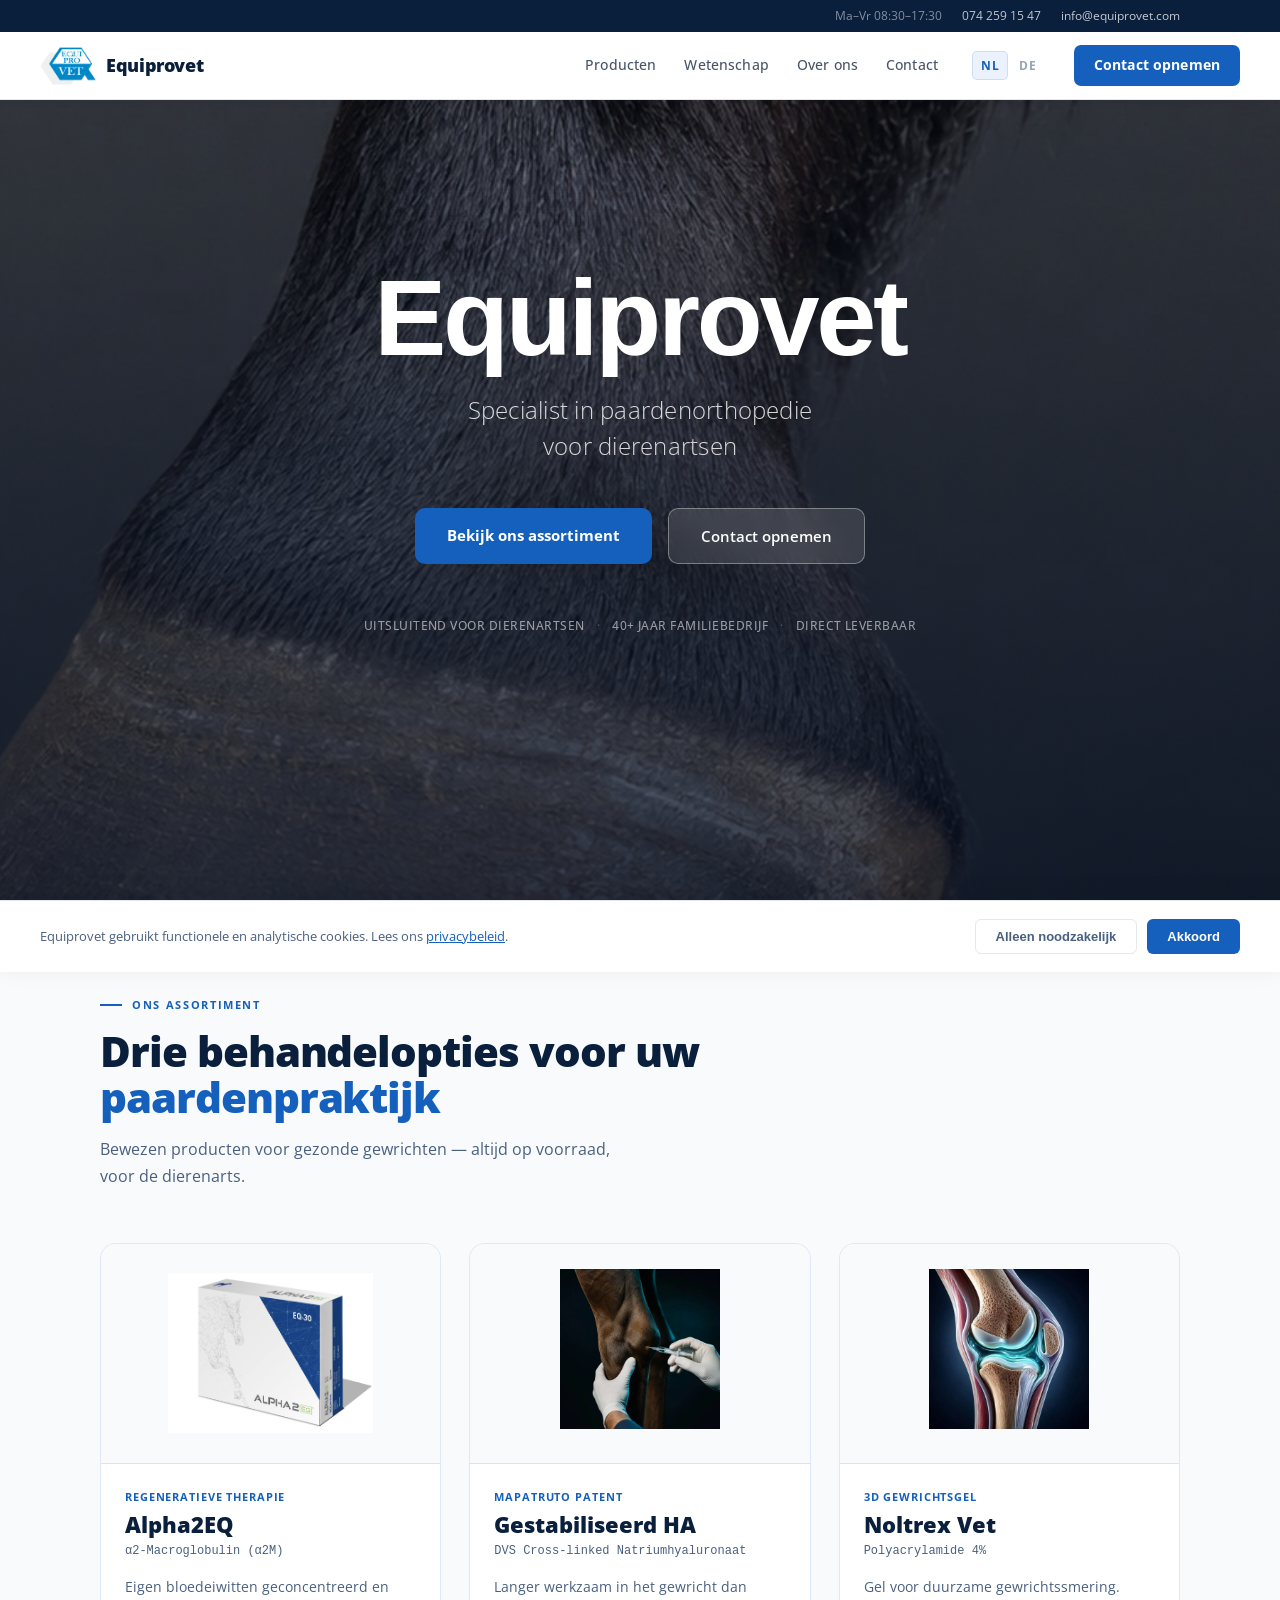
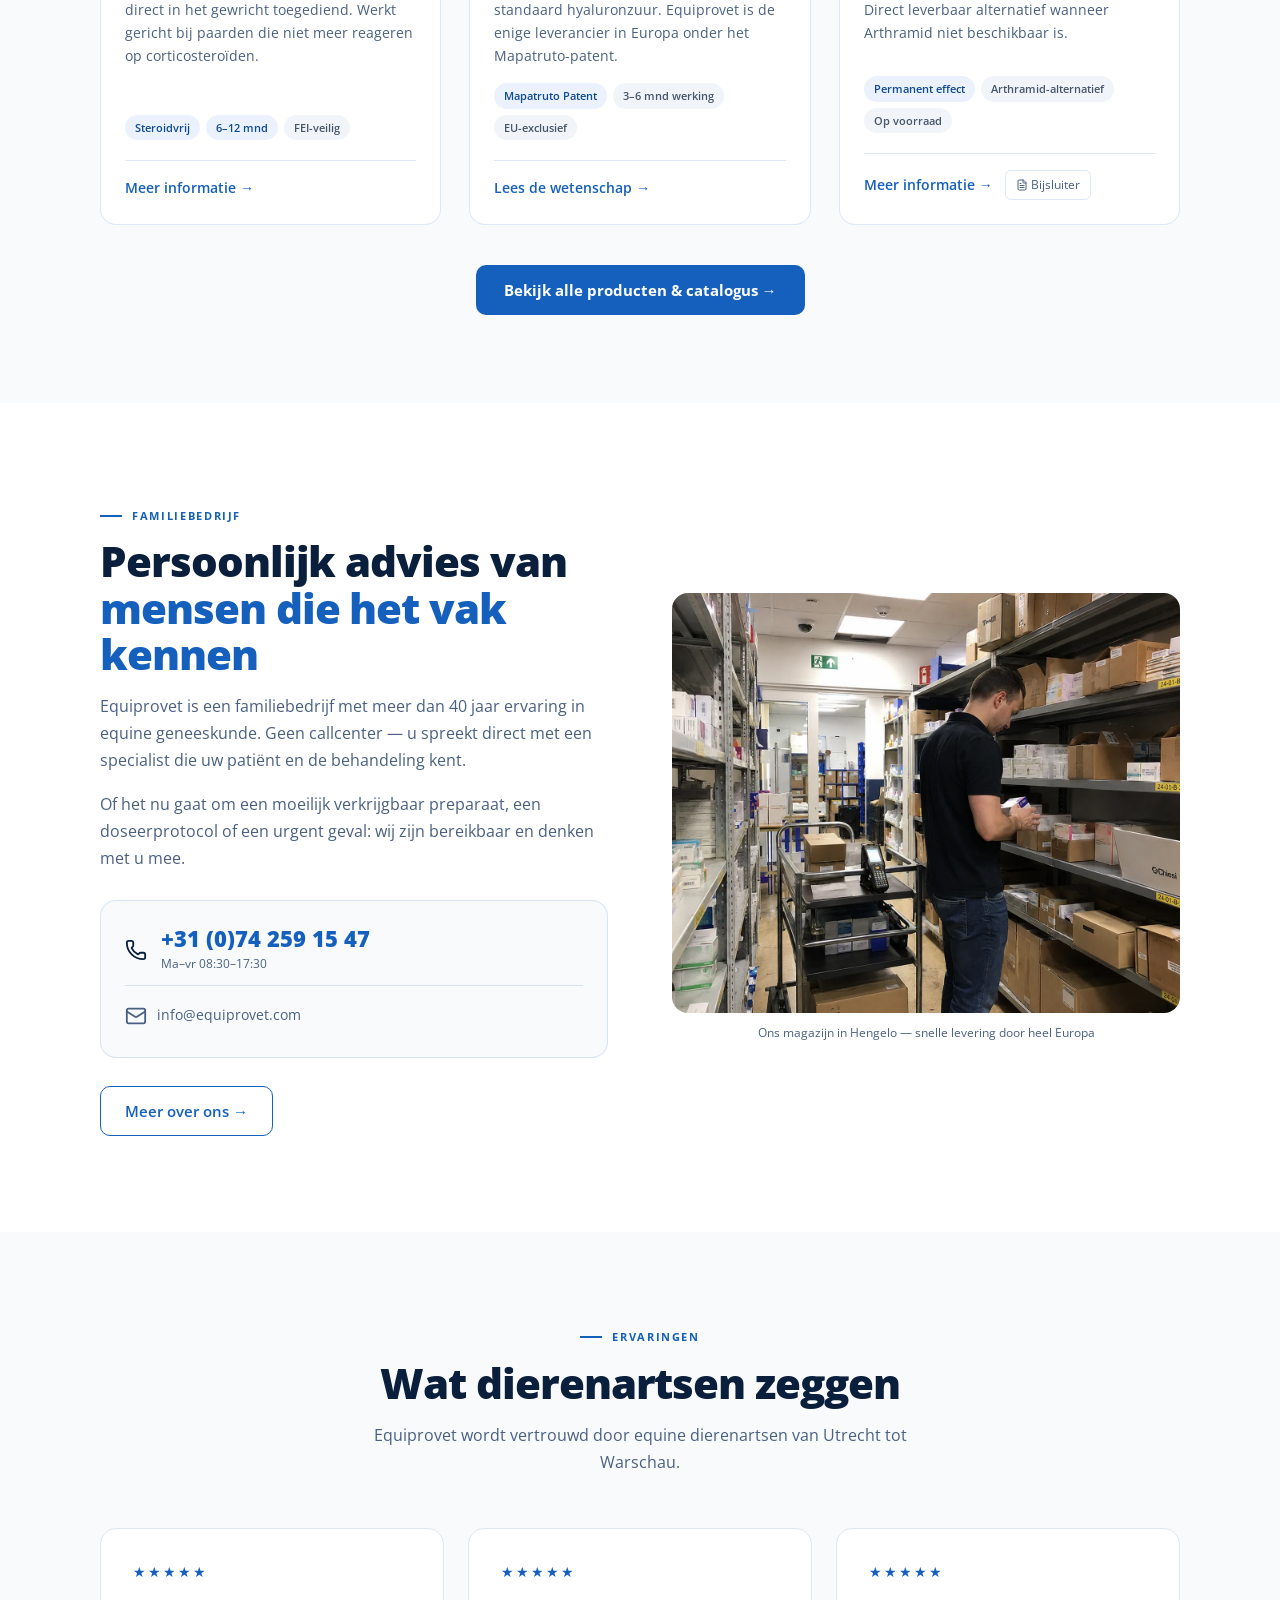
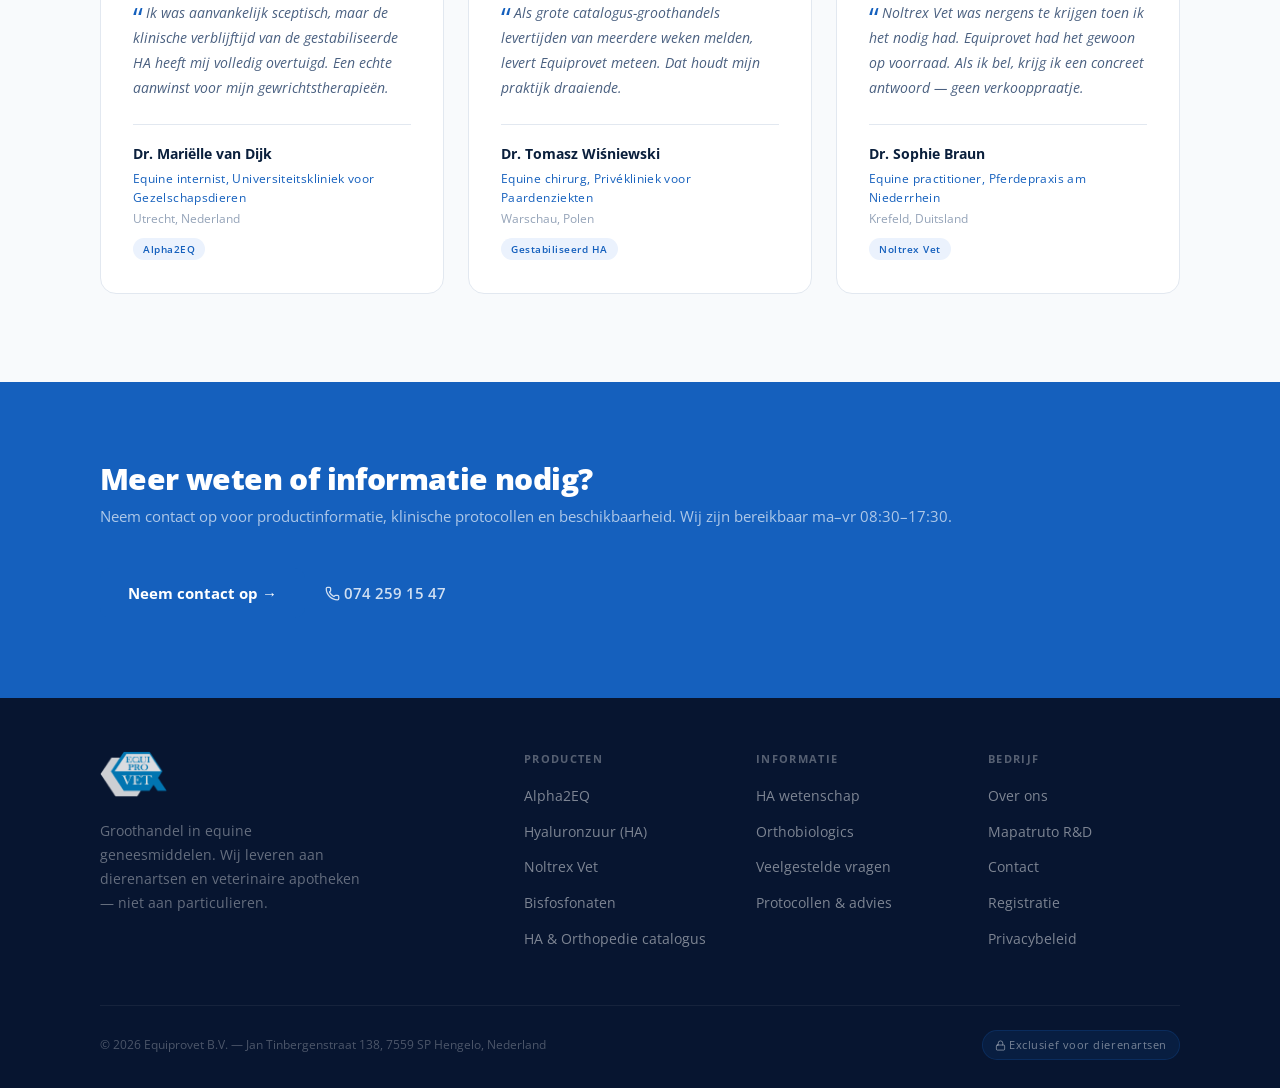
<file: index.html>
<!DOCTYPE html>
<html lang="nl">
<head>
  <meta charset="UTF-8">
  <meta name="viewport" content="width=device-width, initial-scale=1.0">
  <title>Equiprovet — Specialist in paardenorthopedie voor dierenartsen</title>
  <meta name="description" content="Groothandel in equine orthopaedische farmaceutica. Alpha2EQ, gestabiliseerd hyaluronzuur (Mapatruto-patent) en 500+ specialiteiten. Altijd op voorraad. Alleen voor dierenartsen.">
  <meta name="theme-color" content="#1560BD">
  <link rel="canonical" href="https://www.equiprovet.nl/">
  <link rel="icon" type="image/svg+xml" href="/favicon.svg">
  <link rel="icon" type="image/png" sizes="32x32" href="/images/favicon-32.png">
  <link rel="icon" type="image/png" sizes="16x16" href="/images/favicon-16.png">
  <link rel="apple-touch-icon" sizes="180x180" href="/apple-touch-icon.png">
  <link rel="manifest" href="/manifest.json">
  <link rel="preconnect" href="https://fonts.googleapis.com">
  <link rel="preconnect" href="https://fonts.gstatic.com" crossorigin>
  <link href="https://fonts.googleapis.com/css2?family=Open+Sans:wght@300;400;500;600;700;800&display=swap" rel="stylesheet">
  <link rel="stylesheet" href="/css/styles.css">
  <script src="/js/main.js" defer></script>
  <link rel="preload" as="image" href="/images/hero-horse-leg-v3.jpg" fetchpriority="high">
  <link rel="alternate" hreflang="nl" href="https://www.equiprovet.nl/">
  <link rel="alternate" hreflang="de" href="https://www.equiprovet.nl/de/">
  <link rel="alternate" hreflang="x-default" href="https://www.equiprovet.nl/">
  <meta property="og:type" content="website">
  <meta property="og:site_name" content="Equiprovet">
  <meta property="og:title" content="Equiprovet — De equine orthopedische specialist voor dierenartsen">
  <meta property="og:description" content="Groothandel in equine orthopaedische farmaceutica. Alpha2EQ, gestabiliseerd hyaluronzuur (Mapatruto-patent) en 500+ specialiteiten. Altijd op voorraad. Alleen voor dierenartsen.">
  <meta property="og:image" content="https://www.equiprovet.nl/images/hero-horse-leg-v3.jpg">
  <meta property="og:locale" content="nl_NL">
  <meta name="twitter:card" content="summary_large_image">
  <meta name="twitter:title" content="Equiprovet — De equine orthopedische specialist voor dierenartsen">
  <meta name="twitter:description" content="Groothandel in equine orthopaedische farmaceutica. Alpha2EQ, gestabiliseerd hyaluronzuur (Mapatruto-patent) en 500+ specialiteiten. Altijd op voorraad. Alleen voor dierenartsen.">
<script type="application/ld+json">
{
  "@context": "https://schema.org",
  "@type": "MedicalOrganization",
  "@id": "https://www.equiprovet.nl/#organization",
  "name": "Equiprovet B.V.",
  "alternateName": "Equiprovet",
  "url": "https://www.equiprovet.nl",
  "logo": "https://www.equiprovet.nl/images/logo.png",
  "description": "Veterinaire groothandel gespecialiseerd in equine orthopaedische farmaceutica. Exclusief leverancier van gestabiliseerd hyaluronzuur (Mapatruto-patent) en Alpha2EQ regeneratieve therapie voor geregistreerde dierenartsen.",
  "medicalSpecialty": "Equine Orthopedics",
  "address": {
    "@type": "PostalAddress",
    "streetAddress": "Jan Tinbergenstraat 138",
    "addressLocality": "Hengelo",
    "postalCode": "7559 SP",
    "addressCountry": "NL"
  },
  "contactPoint": {
    "@type": "ContactPoint",
    "telephone": "+31-74-259-15-47",
    "contactType": "customer service",
    "availableLanguage": ["Dutch", "German", "English"],
    "hoursAvailable": {"@type": "OpeningHoursSpecification",
      "dayOfWeek": ["Monday","Tuesday","Wednesday","Thursday","Friday"],
      "opens": "08:30", "closes": "17:30"}
  },
  "slogan": "Wij leveren wat je praktijk echt nodig heeft"
}
</script>
  <script async src="https://www.googletagmanager.com/gtag/js?id=G-H5HKQZB87R"></script>
  <script>
    window.dataLayer = window.dataLayer || [];
    function gtag(){dataLayer.push(arguments);}
    gtag("consent", "default", { analytics_storage: "denied" });
    gtag("js", new Date());
    gtag("config", "G-H5HKQZB87R");
    try { if (localStorage.getItem("cookie-consent") === "accepted") { gtag("consent", "update", { analytics_storage: "granted" }); } } catch(e) {}
  </script>
</head>
<body>
<a href="#main-content" class="skip-nav">Ga naar inhoud</a>
<div id="scroll-progress"></div>

<!-- ── TOPBAR ── -->
<div class="topbar">
  <div class="container topbar-inner">
    <span>Ma–Vr 08:30–17:30</span>
    <a href="tel:+31742591547">074 259 15 47</a>
    <a href="mailto:info@equiprovet.com">info@equiprovet.com</a>
  </div>
</div>

<!-- ── NAV ── -->
<nav>
  <a href="/" class="nav-logo">
    <img src="/images/logo.png" alt="Equiprovet" class="nav-logo-img"><span class="nav-brand">Equiprovet</span>
  </a>
  <div class="nav-links" id="nav-links">
    <a href="/producten.html">Producten</a>
    <a href="/wetenschap.html">Wetenschap</a>
    <a href="/over-ons.html">Over ons</a>

    <a href="/contact.html">Contact</a>
    <div class="lang-switcher">
      <a href="/" class="lang-active">NL</a>
      <a href="/de/">DE</a>
    </div>
    <a href="/contact.html" class="nav-cta">Contact opnemen</a>
  </div>
  <button class="nav-hamburger" id="nav-hamburger" aria-label="Menu">
    <span></span><span></span><span></span>
  </button>
</nav>

<main id="main-content">

<!-- ── HERO ── -->
<section class="hero">
  <div class="hero-overlay"></div>
  <div class="hero-content">
    <h1 class="hero-name">Equiprovet</h1>
    <p class="hero-tagline">Specialist in paardenorthopedie<br>voor dierenartsen</p>
    <div class="hero-actions">
      <a href="/producten.html" class="btn-hero-primary">Bekijk ons assortiment</a>
      <a href="/contact.html" class="btn-hero-secondary">Contact opnemen</a>
    </div>
    <div class="hero-trust">
      <span class="ht-item">Uitsluitend voor dierenartsen</span>
      <span class="ht-sep">·</span>
      <span class="ht-item">40+ jaar familiebedrijf</span>
      <span class="ht-sep">·</span>
      <span class="ht-item">Direct leverbaar</span>
    </div>
  </div>
</section>

<!-- ── PRODUCTEN ── -->
<section class="products-section" id="products">
  <div class="container">
    <div class="section-header reveal">
      <div class="section-label">Ons assortiment</div>
      <h2 class="section-title">Drie behandelopties voor uw<br><em>paardenpraktijk</em></h2>
      <p class="section-desc">Bewezen producten voor gezonde gewrichten — altijd op voorraad, voor de dierenarts.</p>
    </div>
    <div class="pcc-grid reveal-group">

      <div class="pcc-card">
        <div class="pcc-image">
          <img src="/images/alpha2eq-kit.png" alt="Alpha2EQ EQ-30 kit" loading="lazy">
        </div>
        <div class="pcc-body">
          <div class="pcc-category">Regeneratieve therapie</div>
          <div class="pcc-name">Alpha2EQ</div>
          <div class="pcc-molecule">α2-Macroglobulin (α2M)</div>
          <p class="pcc-desc">Eigen bloedeiwitten geconcentreerd en direct in het gewricht toegediend. Werkt gericht bij paarden die niet meer reageren op corticosteroïden.</p>
          <div class="pcc-tags">
            <span class="pcc-tag blue">Steroidvrij</span>
            <span class="pcc-tag blue">6–12 mnd</span>
            <span class="pcc-tag">FEI-veilig</span>
          </div>
          <div class="pcc-actions">
            <a href="/contact.html" class="pcc-btn">Meer informatie →</a>
          </div>
        </div>
      </div>

      <div class="pcc-card">
        <div class="pcc-image">
          <picture>
            <source srcset="/images/ha-injection.webp" type="image/webp">
            <img src="/images/ha-injection.jpg" alt="Gestabiliseerd hyaluronzuur injectie" loading="lazy">
          </picture>
        </div>
        <div class="pcc-body">
          <div class="pcc-category">Mapatruto Patent</div>
          <div class="pcc-name">Gestabiliseerd HA</div>
          <div class="pcc-molecule">DVS Cross-linked Natriumhyaluronaat</div>
          <p class="pcc-desc">Langer werkzaam in het gewricht dan standaard hyaluronzuur. Equiprovet is de enige leverancier in Europa onder het Mapatruto-patent.</p>
          <div class="pcc-tags">
            <span class="pcc-tag blue">Mapatruto Patent</span>
            <span class="pcc-tag">3–6 mnd werking</span>
            <span class="pcc-tag">EU-exclusief</span>
          </div>
          <div class="pcc-actions">
            <a href="/wetenschap.html" class="pcc-btn">Lees de wetenschap →</a>
          </div>
        </div>
      </div>

      <div class="pcc-card">
        <div class="pcc-image">
          <picture>
            <source srcset="/images/noltrex-joint.webp" type="image/webp">
            <img src="/images/noltrex-joint.jpg" alt="Noltrex Vet gewrichtsgel" loading="lazy">
          </picture>
        </div>
        <div class="pcc-body">
          <div class="pcc-category">3D Gewrichtsgel</div>
          <div class="pcc-name">Noltrex Vet</div>
          <div class="pcc-molecule">Polyacrylamide 4%</div>
          <p class="pcc-desc">Gel voor duurzame gewrichtssmering. Direct leverbaar alternatief wanneer Arthramid niet beschikbaar is.</p>
          <div class="pcc-tags">
            <span class="pcc-tag blue">Permanent effect</span>
            <span class="pcc-tag">Arthramid-alternatief</span>
            <span class="pcc-tag">Op voorraad</span>
          </div>
          <div class="pcc-actions">
            <a href="/contact.html" class="pcc-btn">Meer informatie →</a>
            <a href="https://www.geneesmiddeleninformatiebank.nl/smpc/v110867_spc.pdf" class="pcc-bijsluiter" target="_blank" rel="noopener"><svg class="icon" aria-hidden="true"><use href="/images/icons.svg#i-file-text"></use></svg> Bijsluiter</a>
          </div>
        </div>
      </div>

    </div>
    <div class="reveal" style="text-align:center;margin-top:40px;">
      <a href="/producten.html" class="btn-primary">Bekijk alle producten &amp; catalogus →</a>
    </div>
  </div>
</section>

<!-- ── PERSOONLIJK CONTACT ── -->
<section class="personal-section">
  <div class="container">
    <div class="personal-grid reveal-group">
      <div>
        <div class="section-label">Familiebedrijf</div>
        <h2 class="section-title">Persoonlijk advies van<br><em>mensen die het vak kennen</em></h2>
        <p class="personal-text">Equiprovet is een familiebedrijf met meer dan 40 jaar ervaring in equine geneeskunde. Geen callcenter — u spreekt direct met een specialist die uw patiënt en de behandeling kent.</p>
        <p class="personal-text">Of het nu gaat om een moeilijk verkrijgbaar preparaat, een doseerprotocol of een urgent geval: wij zijn bereikbaar en denken met u mee.</p>
        <div class="personal-contact-block">
          <a href="tel:+31742591547" class="personal-phone">
            <span class="personal-phone-icon"><svg class="icon" aria-hidden="true"><use href="/images/icons.svg#i-phone"></use></svg></span>
            <span>
              <strong>+31 (0)74 259 15 47</strong>
              <span class="personal-hours">Ma–vr  08:30–17:30</span>
            </span>
          </a>
          <a href="mailto:info@equiprovet.com" class="personal-email">
            <span class="personal-phone-icon"><svg class="icon" aria-hidden="true"><use href="/images/icons.svg#i-mail"></use></svg></span>
            <span>info@equiprovet.com</span>
          </a>
        </div>
        <a href="/over-ons.html" class="btn-outline" style="margin-top:28px;display:inline-block;">Meer over ons →</a>
      </div>
      <div class="personal-image">
        <picture>
          <source srcset="/images/equiprovet-warehouse-v2.webp" type="image/webp">
          <img src="/images/equiprovet-warehouse-v2.jpg" alt="Equiprovet magazijn Hengelo" loading="lazy">
        </picture>
        <div class="personal-image-caption">Ons magazijn in Hengelo — snelle levering door heel Europa</div>
      </div>
    </div>
  </div>
</section>

<!-- ── TESTIMONIALS ── -->
<section class="testimonials-section" id="ervaringen">
  <div class="container">
    <div class="testimonials-header reveal">
      <div class="section-label">Ervaringen</div>
      <h2 class="section-title">Wat dierenartsen zeggen</h2>
      <p class="section-desc" style="margin:0 auto;">Equiprovet wordt vertrouwd door equine dierenartsen van Utrecht tot Warschau.</p>
    </div>
    <div class="testimonials-grid reveal-group">
      <div class="testimonial-card">
        <div class="testimonial-stars">★★★★★</div>
        <p class="testimonial-quote">Ik was aanvankelijk sceptisch, maar de klinische verblijftijd van de gestabiliseerde HA heeft mij volledig overtuigd. Een echte aanwinst voor mijn gewrichtstherapieën.</p>
        <div class="testimonial-author">
          <div class="ta-name">Dr. Mariëlle van Dijk</div>
          <div class="ta-role">Equine internist, Universiteitskliniek voor Gezelschapsdieren</div>
          <div class="ta-location">Utrecht, Nederland</div>
          <span class="ta-product">Alpha2EQ</span>
        </div>
      </div>
      <div class="testimonial-card">
        <div class="testimonial-stars">★★★★★</div>
        <p class="testimonial-quote">Als grote catalogus-groothandels levertijden van meerdere weken melden, levert Equiprovet meteen. Dat houdt mijn praktijk draaiende.</p>
        <div class="testimonial-author">
          <div class="ta-name">Dr. Tomasz Wiśniewski</div>
          <div class="ta-role">Equine chirurg, Privékliniek voor Paardenziekten</div>
          <div class="ta-location">Warschau, Polen</div>
          <span class="ta-product">Gestabiliseerd HA</span>
        </div>
      </div>
      <div class="testimonial-card">
        <div class="testimonial-stars">★★★★★</div>
        <p class="testimonial-quote">Noltrex Vet was nergens te krijgen toen ik het nodig had. Equiprovet had het gewoon op voorraad. Als ik bel, krijg ik een concreet antwoord — geen verkooppraatje.</p>
        <div class="testimonial-author">
          <div class="ta-name">Dr. Sophie Braun</div>
          <div class="ta-role">Equine practitioner, Pferdepraxis am Niederrhein</div>
          <div class="ta-location">Krefeld, Duitsland</div>
          <span class="ta-product">Noltrex Vet</span>
        </div>
      </div>
    </div>
  </div>
</section>

<!-- ── CTA ── -->
<section class="cta-section">
  <div class="container reveal">
    <div class="cta-inner">
      <div>
        <h2 class="cta-title">Meer weten of informatie nodig?</h2>
        <p class="cta-sub">Neem contact op voor productinformatie, klinische protocollen en beschikbaarheid. Wij zijn bereikbaar ma–vr 08:30–17:30.</p>
      </div>
      <div class="cta-actions">
        <a href="/contact.html" class="btn-primary">Neem contact op →</a>
        <a href="tel:+31742591547" class="cta-tel"><svg class="icon" aria-hidden="true"><use href="/images/icons.svg#i-phone"></use></svg> 074 259 15 47</a>
      </div>
    </div>
  </div>
</section>

</main>

<!-- ── FOOTER ── -->
<footer>
  <div class="container">
    <div class="footer-grid">
      <div>
        <img src="/images/logo.png" alt="Equiprovet" style="height:48px;width:auto;opacity:0.85;">
        <p class="footer-brand-desc">Groothandel in equine geneesmiddelen. Wij leveren aan dierenartsen en veterinaire apotheken — niet aan particulieren.</p>
      </div>
      <div>
        <div class="footer-col-title">Producten</div>
        <ul class="footer-links">
          <li><a href="/wetenschap.html#alpha2eq">Alpha2EQ</a></li>
          <li><a href="/wetenschap.html">Hyaluronzuur (HA)</a></li>
          <li><a href="/producten.html">Noltrex Vet</a></li>
          <li><a href="/producten.html">Bisfosfonaten</a></li>
          <li><a href="/producten.html#catalogus">HA &amp; Orthopedie catalogus</a></li>
        </ul>
      </div>
      <div>
        <div class="footer-col-title">Informatie</div>
        <ul class="footer-links">
          <li><a href="/wetenschap.html">HA wetenschap</a></li>
          <li><a href="/wetenschap.html#alpha2eq">Orthobiologics</a></li>

          <li><a href="/contact.html#faq">Veelgestelde vragen</a></li>
          <li><a href="/contact.html">Protocollen &amp; advies</a></li>
        </ul>
      </div>
      <div>
        <div class="footer-col-title">Bedrijf</div>
        <ul class="footer-links">
          <li><a href="/over-ons.html">Over ons</a></li>
          <li><a href="/over-ons.html">Mapatruto R&amp;D</a></li>
          <li><a href="/contact.html">Contact</a></li>
          <li><a href="/contact.html">Registratie</a></li>
          <li><a href="#" onclick="openPrivacy(); return false;">Privacybeleid</a></li>
        </ul>
      </div>
    </div>
    <div class="footer-bottom">
      <div class="footer-copyright">© 2026 Equiprovet B.V. — Jan Tinbergenstraat 138, 7559 SP Hengelo, Nederland</div>
      <div class="footer-vet-only"><svg class="icon" aria-hidden="true"><use href="/images/icons.svg#i-lock"></use></svg> Exclusief voor dierenartsen</div>
    </div>
  </div>
</footer>

<!-- ── PRIVACY MODAL ── -->
<div id="privacy-modal" role="dialog" aria-modal="true" aria-label="Privacybeleid">
  <div class="privacy-modal-inner">
    <button class="privacy-modal-close" onclick="closePrivacy()" aria-label="Sluiten"><svg class="icon" aria-hidden="true"><use href="/images/icons.svg#i-x"></use></svg></button>
    <h2>Privacybeleid</h2>
    <p class="privacy-date">Versie 1.0 — maart 2026</p>
    <h3>1. Verwerkingsverantwoordelijke</h3>
    <p>Equiprovet B.V., Jan Tinbergenstraat 138, 7559 SP Hengelo, Nederland. E-mail: info@equiprovet.com</p>
    <h3>2. Welke gegevens verzamelen wij?</h3>
    <p>Wij verwerken persoonsgegevens die u zelf invult via het registratieformulier: naam, praktijknaam, e-mailadres, land en veterinair registratienummer.</p>
    <h3>3. Doel van verwerking</h3>
    <p>Uw gegevens worden gebruikt voor verificatie van uw veterinaire registratie en het aanmaken van een klantaccount. Wij verkopen uw gegevens niet aan derden.</p>
    <h3>4. Rechtsgrondslag</h3>
    <p>Verwerking vindt plaats op basis van uw toestemming (art. 6 lid 1 sub a AVG) en uitvoering van een overeenkomst (art. 6 lid 1 sub b AVG).</p>
    <h3>5. Uw rechten</h3>
    <p>U heeft recht op inzage, rectificatie en gegevenswissing. Stuur een e-mail naar info@equiprovet.com.</p>
    <h3>6. Cookies</h3>
    <p>Equiprovet gebruikt functioneel noodzakelijke cookies en, na uw toestemming, analytische cookies.</p>
  </div>
</div>

<!-- ── COOKIE BANNER ── -->
<div id="cookie-banner" role="dialog" aria-label="Cookiemelding" aria-live="polite">
  <p class="cookie-text">Equiprovet gebruikt functionele en analytische cookies.
    Lees ons <a onclick="openPrivacy()">privacybeleid</a>.</p>
  <div class="cookie-actions">
    <button class="cookie-btn decline" onclick="handleCookie('declined')">Alleen noodzakelijk</button>
    <button class="cookie-btn accept" onclick="handleCookie('accepted')">Akkoord</button>
  </div>
</div>

<script>
(function(){
  const burger = document.getElementById('nav-hamburger');
  const links  = document.getElementById('nav-links');
  if (!burger || !links) return;
  function toggleMenu(force) {
    const open = force !== undefined ? force : !links.classList.contains('open');
    burger.classList.toggle('open', open);
    links.classList.toggle('open', open);
    document.body.style.overflow = open ? 'hidden' : '';
  }
  burger.addEventListener('click', () => toggleMenu());
  links.querySelectorAll('a').forEach(a => a.addEventListener('click', () => toggleMenu(false)));
  document.addEventListener('keydown', e => { if (e.key === 'Escape') toggleMenu(false); });
})();
</script>

<div id="sticky-cta">
  <div class="sticky-cta-text">
    <strong>Dierenarts?</strong> Neem direct contact op voor informatie.
  </div>
  <div class="sticky-cta-actions">
    <a href="tel:+31742591547" class="sticky-cta-tel"><svg class="icon" aria-hidden="true"><use href="/images/icons.svg#i-phone"></use></svg> +31 (0)74 259 15 47</a>
    <a href="/contact.html" class="sticky-cta-btn">Contact opnemen →</a>
    <button class="sticky-cta-close" onclick="document.getElementById('sticky-cta').remove()" aria-label="Sluiten"><svg class="icon" aria-hidden="true"><use href="/images/icons.svg#i-x"></use></svg></button>
  </div>
</div>
</body>
</html>
</file>
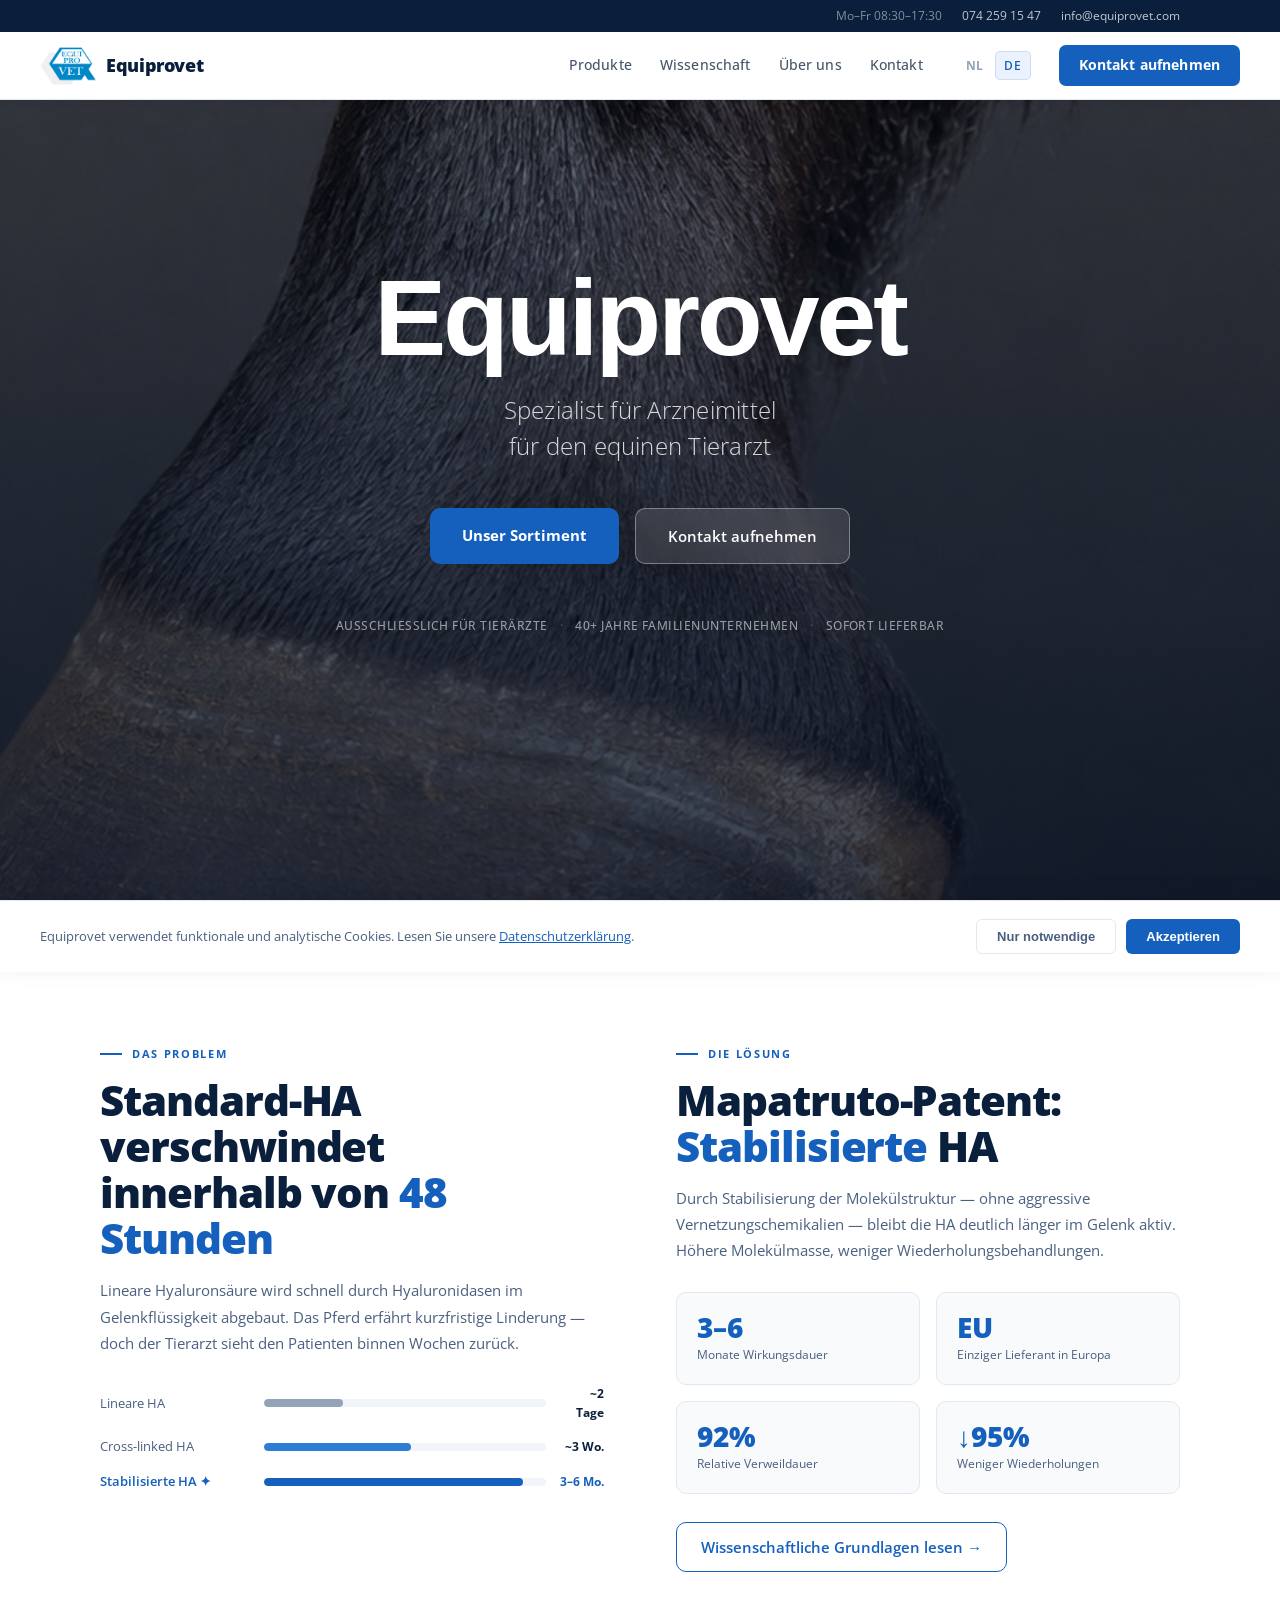
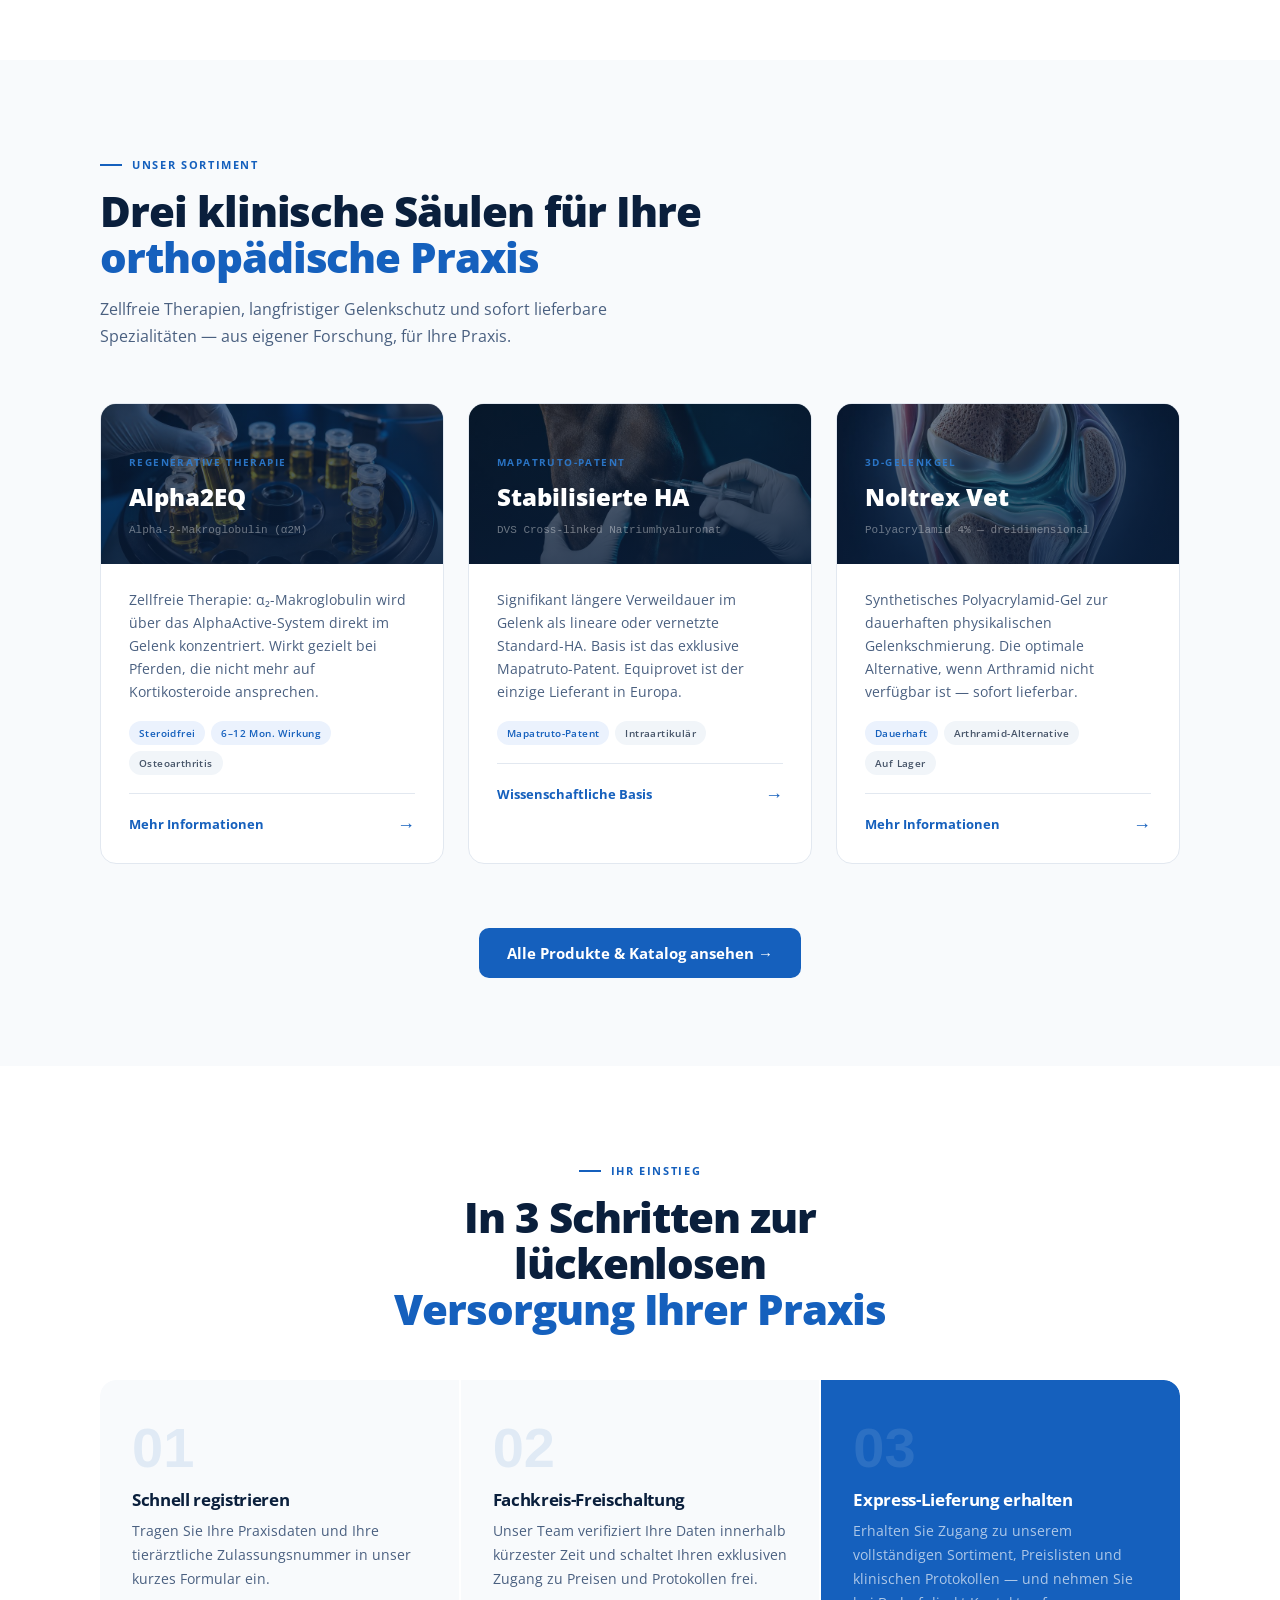
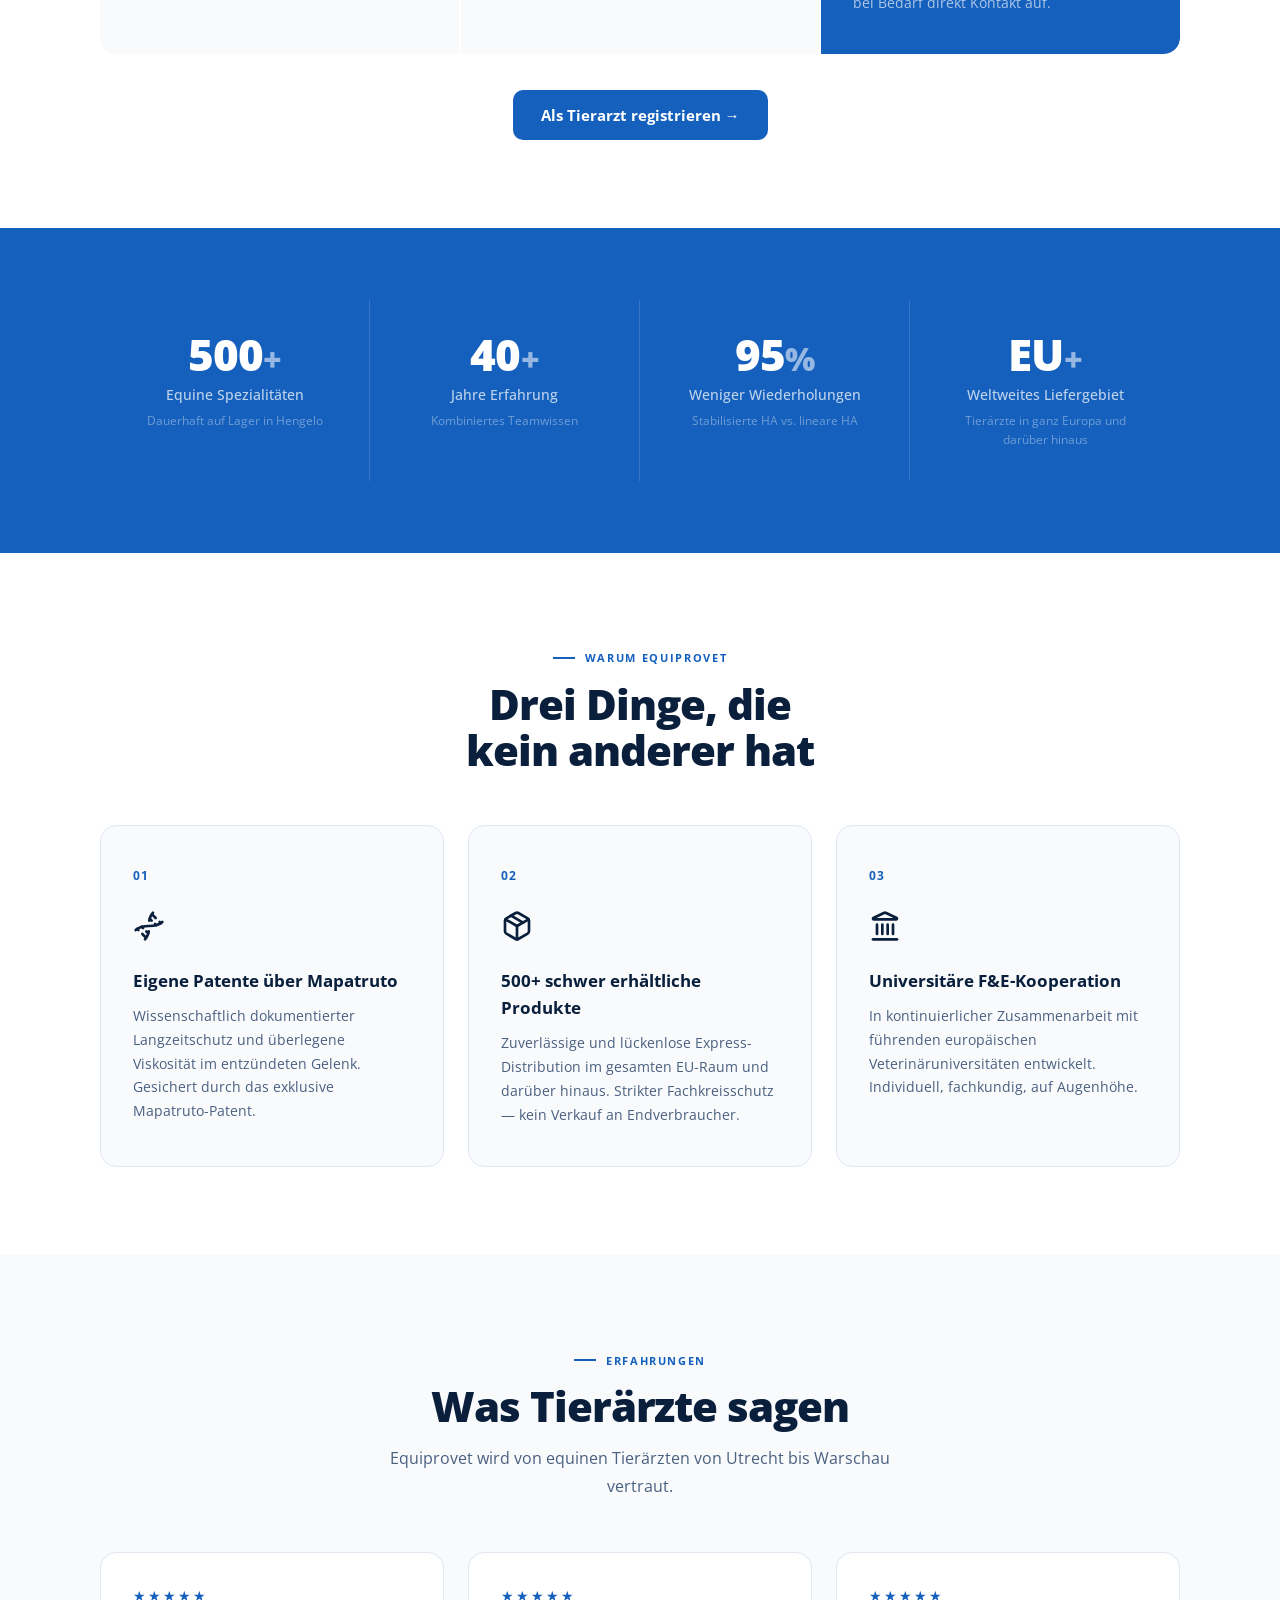
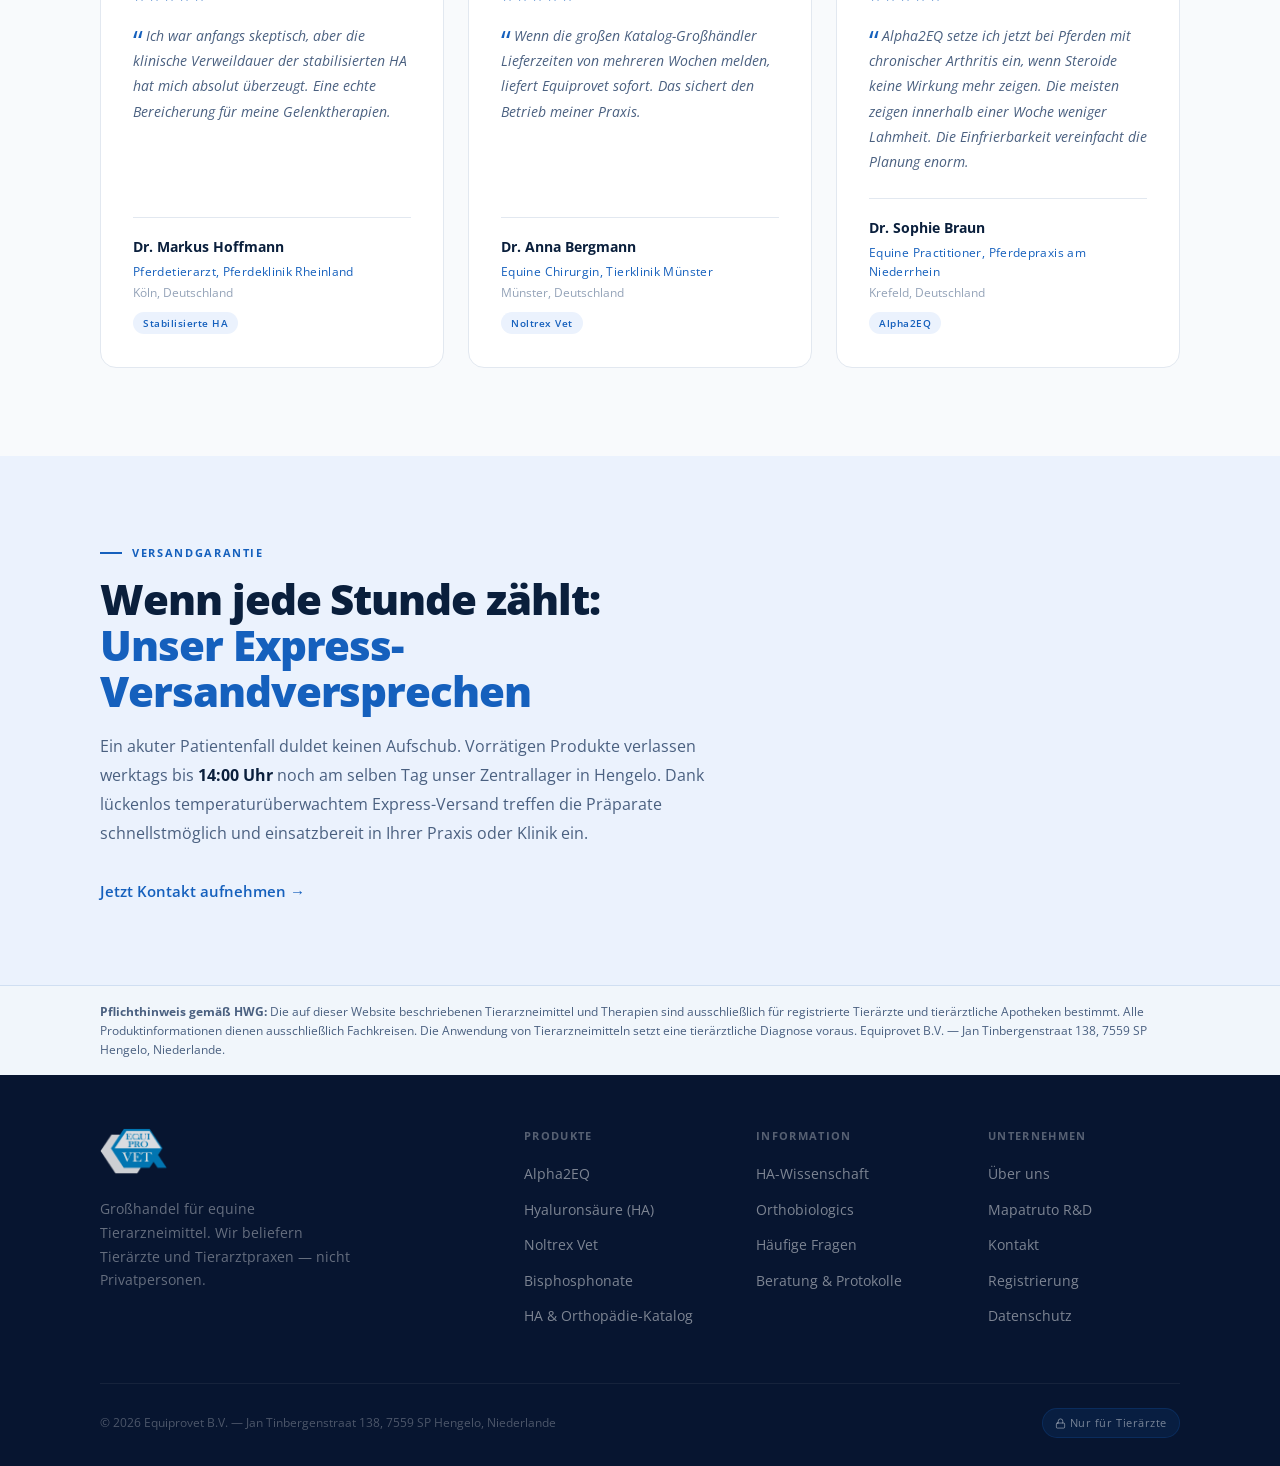
<file: de/index.html>
<!DOCTYPE html>
<html lang="de">
<head>
  <meta charset="UTF-8">
  <meta name="viewport" content="width=device-width, initial-scale=1.0">
  <title>Equiprovet — Spezialist für Pferdeorthopädie für Tierärzte</title>
  <meta name="description" content="Großhandel für equine orthopädische Arzneimittel. Alpha2EQ, stabilisierte Hyaluronsäure (Mapatruto-Patent) und 500+ Spezialitäten. Immer auf Lager. Nur für Tierärzte.">
  <meta name="theme-color" content="#1560BD">
  <link rel="canonical" href="https://www.equiprovet.nl/de/">
  <link rel="icon" type="image/svg+xml" href="/favicon.svg">
  <link rel="icon" type="image/png" sizes="32x32" href="/images/favicon-32.png">
  <link rel="icon" type="image/png" sizes="16x16" href="/images/favicon-16.png">
  <link rel="apple-touch-icon" sizes="180x180" href="/apple-touch-icon.png">
  <link rel="manifest" href="/manifest.json">
  <link rel="preconnect" href="https://fonts.googleapis.com">
  <link rel="preconnect" href="https://fonts.gstatic.com" crossorigin>
  <link href="https://fonts.googleapis.com/css2?family=Open+Sans:wght@300;400;500;600;700;800&display=swap" rel="stylesheet">
  <link rel="stylesheet" href="/css/styles.css">
  <script src="/js/main.js" defer></script>
  <link rel="preload" as="image" href="/images/hero-horse-leg-v3.jpg" fetchpriority="high">
  <link rel="alternate" hreflang="de" href="https://www.equiprovet.nl/de/">
  <link rel="alternate" hreflang="nl" href="https://www.equiprovet.nl/">
  <link rel="alternate" hreflang="x-default" href="https://www.equiprovet.nl/">
  <meta property="og:type" content="website">
  <meta property="og:site_name" content="Equiprovet">
  <meta property="og:title" content="Equiprovet — Der equine Orthopädie-Spezialist für Tierärzte">
  <meta property="og:description" content="Großhandel für equine orthopädische Arzneimittel. Alpha2EQ, stabilisierte Hyaluronsäure (Mapatruto-Patent) und 500+ Spezialitäten. Immer auf Lager. Nur für Tierärzte.">
  <meta property="og:image" content="https://www.equiprovet.nl/images/hero-horse-leg-v3.jpg">
  <meta property="og:locale" content="de_DE">
  <meta name="twitter:card" content="summary_large_image">
  <meta name="twitter:title" content="Equiprovet — Der equine Orthopädie-Spezialist für Tierärzte">
  <meta name="twitter:description" content="Großhandel für equine orthopädische Arzneimittel. Alpha2EQ, stabilisierte Hyaluronsäure (Mapatruto-Patent) und 500+ Spezialitäten. Immer auf Lager. Nur für Tierärzte.">
<script type="application/ld+json">
{
  "@context": "https://schema.org",
  "@type": "MedicalOrganization",
  "@id": "https://www.equiprovet.nl/de/#organization",
  "name": "Equiprovet B.V.",
  "url": "https://www.equiprovet.nl/de/",
  "logo": "https://www.equiprovet.nl/images/logo.png",
  "description": "Veterinärgroßhandel spezialisiert auf equine orthopädische Arzneimittel. Exklusiver Lieferant von stabilisierter Hyaluronsäure (Mapatruto-Patent) und Alpha2EQ regenerativer Therapie für registrierte Tierärzte.",
  "medicalSpecialty": "Equine Orthopedics",
  "address": {
    "@type": "PostalAddress",
    "streetAddress": "Jan Tinbergenstraat 138",
    "addressLocality": "Hengelo",
    "postalCode": "7559 SP",
    "addressCountry": "NL"
  },
  "contactPoint": {
    "@type": "ContactPoint",
    "telephone": "+31-74-259-15-47",
    "contactType": "Kundenservice",
    "availableLanguage": ["German", "Dutch", "English"]
  },
  "slogan": "Wir liefern, was Ihre Praxis wirklich braucht"
}
</script>
  <script async src="https://www.googletagmanager.com/gtag/js?id=G-H5HKQZB87R"></script>
  <script>
    window.dataLayer = window.dataLayer || [];
    function gtag(){dataLayer.push(arguments);}
    gtag("consent", "default", { analytics_storage: "denied" });
    gtag("js", new Date());
    gtag("config", "G-H5HKQZB87R");
    try { if (localStorage.getItem("cookie-consent") === "accepted") { gtag("consent", "update", { analytics_storage: "granted" }); } } catch(e) {}
  </script>
</head>
<body>
<a href="#main-content" class="skip-nav">Zum Inhalt</a>

<!-- ── SCROLL PROGRESS ── -->
<div id="scroll-progress"></div>

<!-- ── TOPBAR ── -->
<div class="topbar">
  <div class="container topbar-inner">
    <span>Mo–Fr 08:30–17:30</span>
    <a href="tel:+31742591547">074 259 15 47</a>
    <a href="mailto:info@equiprovet.com">info@equiprovet.com</a>
  </div>
</div>

<!-- ── NAV ── -->
<nav>
  <a href="/de/" class="nav-logo">
    <img src="/images/logo.png" alt="Equiprovet" class="nav-logo-img"><span class="nav-brand">Equiprovet</span>
  </a>
  <div class="nav-links" id="nav-links">
    <a href="/de/produkte.html">Produkte</a>
    <a href="/de/wissenschaft.html">Wissenschaft</a>
    <a href="/de/ueber-uns.html">Über uns</a>

    <a href="/de/kontakt.html">Kontakt</a>
    <div class="lang-switcher">
      <a href="/">NL</a>
      <a href="/de/" class="lang-active">DE</a>
    </div>
    <a href="/de/kontakt.html" class="nav-cta">Kontakt aufnehmen</a>
  </div>
  <button class="nav-hamburger" id="nav-hamburger" aria-label="Menü">
    <span></span><span></span><span></span>
  </button>
</nav>

<!-- ── HERO ── -->
<main id="main-content">
<section class="hero">
  <div class="hero-overlay"></div>
  <div class="hero-content">
    <h1 class="hero-name">Equiprovet</h1>
    <p class="hero-tagline">Spezialist für Arzneimittel<br>für den equinen Tierarzt</p>
    <div class="hero-actions">
      <a href="/de/produkte.html" class="btn-hero-primary">Unser Sortiment</a>
      <a href="/de/kontakt.html" class="btn-hero-secondary">Kontakt aufnehmen</a>
    </div>
    <div class="hero-trust">
      <span class="ht-item">Ausschließlich für Tierärzte</span>
      <span class="ht-sep">·</span>
      <span class="ht-item">40+ Jahre Familienunternehmen</span>
      <span class="ht-sep">·</span>
      <span class="ht-item">Sofort lieferbar</span>
    </div>
  </div>
</section>

<!-- ── TRUST BAR ── -->
<div class="trust-bar">
  <div class="trust-bar-inner">
    <div class="trust-item"><svg class="icon" aria-hidden="true"><use href="/images/icons.svg#i-dna"></use></svg>Patentierte Mapatruto HA-Technologie</div>
    <div class="trust-item"><svg class="icon" aria-hidden="true"><use href="/images/icons.svg#i-globe"></use></svg>Lieferant für Tierärzte weltweit</div>
    <div class="trust-item"><svg class="icon" aria-hidden="true"><use href="/images/icons.svg#i-landmark"></use></svg>Kooperation mit europäischen Universitäten</div>
    <div class="trust-item"><svg class="icon" aria-hidden="true"><use href="/images/icons.svg#i-zap"></use></svg>Immer auf Lager</div>
    <div class="trust-item"><svg class="icon" aria-hidden="true"><use href="/images/icons.svg#i-lock"></use></svg>Ausschließlich für registrierte Tierärzte</div>
    <div class="trust-item"><svg class="icon" aria-hidden="true"><use href="/images/icons.svg#i-trophy"></use></svg>Über 40 Jahre Erfahrung</div>
    <div class="trust-item"><svg class="icon" aria-hidden="true"><use href="/images/icons.svg#i-dna"></use></svg>Patentierte Mapatruto HA-Technologie</div>
    <div class="trust-item"><svg class="icon" aria-hidden="true"><use href="/images/icons.svg#i-globe"></use></svg>Lieferant für Tierärzte weltweit</div>
    <div class="trust-item"><svg class="icon" aria-hidden="true"><use href="/images/icons.svg#i-landmark"></use></svg>Kooperation mit europäischen Universitäten</div>
    <div class="trust-item"><svg class="icon" aria-hidden="true"><use href="/images/icons.svg#i-zap"></use></svg>Immer auf Lager</div>
    <div class="trust-item"><svg class="icon" aria-hidden="true"><use href="/images/icons.svg#i-lock"></use></svg>Ausschließlich für registrierte Tierärzte</div>
    <div class="trust-item"><svg class="icon" aria-hidden="true"><use href="/images/icons.svg#i-trophy"></use></svg>Über 40 Jahre Erfahrung</div>
  </div>
</div>

<!-- ── HA VERGLEICH ── -->
<section class="ha-section">
  <div class="container">
    <div class="ha-grid">
      <div class="reveal">
        <div class="section-label">Das Problem</div>
        <h2 class="section-title">Standard-HA verschwindet<br>innerhalb von <em>48 Stunden</em></h2>
        <p class="ha-desc">Lineare Hyaluronsäure wird schnell durch Hyaluronidasen im Gelenkflüssigkeit abgebaut. Das Pferd erfährt kurzfristige Linderung — doch der Tierarzt sieht den Patienten binnen Wochen zurück.</p>
        <div class="ha-bars">
          <div class="ha-bar-row">
            <span class="ha-bar-name">Lineare HA</span>
            <div class="ha-bar-track"><div class="ha-bar-fill linear"></div></div>
            <span class="ha-bar-val">~2 Tage</span>
          </div>
          <div class="ha-bar-row">
            <span class="ha-bar-name">Cross-linked HA</span>
            <div class="ha-bar-track"><div class="ha-bar-fill crosslink"></div></div>
            <span class="ha-bar-val">~3 Wo.</span>
          </div>
          <div class="ha-bar-row">
            <span class="ha-bar-name highlight">Stabilisierte HA ✦</span>
            <div class="ha-bar-track"><div class="ha-bar-fill stabilised"></div></div>
            <span class="ha-bar-val" style="color:var(--blue)">3–6 Mo.</span>
          </div>
        </div>
      </div>
      <div class="reveal">
        <div class="section-label">Die Lösung</div>
        <h2 class="section-title">Mapatruto-Patent:<br><em>Stabilisierte</em> HA</h2>
        <p class="ha-desc">Durch Stabilisierung der Molekülstruktur — ohne aggressive Vernetzungschemikalien — bleibt die HA deutlich länger im Gelenk aktiv. Höhere Molekülmasse, weniger Wiederholungsbehandlungen.</p>
        <div class="ha-stats">
          <div class="ha-stat-card">
            <div class="ha-stat-num">3–6</div>
            <div class="ha-stat-label">Monate Wirkungsdauer</div>
          </div>
          <div class="ha-stat-card">
            <div class="ha-stat-num">EU</div>
            <div class="ha-stat-label">Einziger Lieferant in Europa</div>
          </div>
          <div class="ha-stat-card">
            <div class="ha-stat-num">92%</div>
            <div class="ha-stat-label">Relative Verweildauer</div>
          </div>
          <div class="ha-stat-card">
            <div class="ha-stat-num">↓95%</div>
            <div class="ha-stat-label">Weniger Wiederholungen</div>
          </div>
        </div>
        <div style="margin-top:28px;">
          <a href="/de/wissenschaft.html" class="btn-outline">Wissenschaftliche Grundlagen lesen →</a>
        </div>
      </div>
    </div>
  </div>
</section>

<!-- ── PRODUKTE ── -->
<section class="products-section" id="produkte">
  <div class="container">
    <div class="section-header reveal">
      <div class="section-label">Unser Sortiment</div>
      <h2 class="section-title">Drei klinische Säulen für Ihre<br><em>orthopädische Praxis</em></h2>
      <p class="section-desc">Zellfreie Therapien, langfristiger Gelenkschutz und sofort lieferbare Spezialitäten — aus eigener Forschung, für Ihre Praxis.</p>
    </div>
    <div class="products-grid reveal-group">
      <div class="product-card">
        <div class="product-card-top img-card" style="background-image:url('/images/alpha2eq-centrifuge.jpg')">
          <div class="pc-category">Regenerative Therapie</div>
          <div class="pc-name">Alpha2EQ</div>
          <div class="pc-molecule">Alpha-2-Makroglobulin (α2M)</div>
        </div>
        <div class="product-card-body">
          <p class="pc-indication">Zellfreie Therapie: α₂-Makroglobulin wird über das AlphaActive-System direkt im Gelenk konzentriert. Wirkt gezielt bei Pferden, die nicht mehr auf Kortikosteroide ansprechen.</p>
          <div class="pc-tags">
            <span class="pc-tag highlight">Steroidfrei</span>
            <span class="pc-tag highlight">6–12 Mon. Wirkung</span>
            <span class="pc-tag">Osteoarthritis</span>
          </div>
          <div class="pc-cta">
            <a href="/de/kontakt.html" class="pc-cta-link">Mehr Informationen</a>
            <span class="pc-arrow">→</span>
          </div>
        </div>
      </div>
      <div class="product-card">
        <div class="product-card-top img-card" style="background-image:url('/images/ha-injection.jpg')">
          <div class="pc-category">Mapatruto-Patent</div>
          <div class="pc-name">Stabilisierte HA</div>
          <div class="pc-molecule">DVS Cross-linked Natriumhyaluronat</div>
        </div>
        <div class="product-card-body">
          <p class="pc-indication">Signifikant längere Verweildauer im Gelenk als lineare oder vernetzte Standard-HA. Basis ist das exklusive Mapatruto-Patent. Equiprovet ist der einzige Lieferant in Europa.</p>
          <div class="pc-tags">
            <span class="pc-tag" style="background:#EBF2FD;color:#1560BD;">Mapatruto-Patent</span>
            <span class="pc-tag">Intraartikulär</span>
          </div>
          <div class="pc-cta">
            <a href="/de/wissenschaft.html" class="pc-cta-link">Wissenschaftliche Basis</a>
            <span class="pc-arrow">→</span>
          </div>
        </div>
      </div>
      <div class="product-card">
        <div class="product-card-top img-card" style="background-image:url('/images/noltrex-joint.jpg')">
          <div class="pc-category">3D-Gelenkgel</div>
          <div class="pc-name">Noltrex Vet</div>
          <div class="pc-molecule">Polyacrylamid 4% — dreidimensional</div>
        </div>
        <div class="product-card-body">
          <p class="pc-indication">Synthetisches Polyacrylamid-Gel zur dauerhaften physikalischen Gelenkschmierung. Die optimale Alternative, wenn Arthramid nicht verfügbar ist — sofort lieferbar.</p>
          <div class="pc-tags">
            <span class="pc-tag highlight">Dauerhaft</span>
            <span class="pc-tag">Arthramid-Alternative</span>
            <span class="pc-tag">Auf Lager</span>
          </div>
          <div class="pc-cta">
            <a href="/de/kontakt.html" class="pc-cta-link">Mehr Informationen</a>
            <span class="pc-arrow">→</span>
          </div>
        </div>
      </div>
      <div class="products-preview-cta">
        <a href="/de/produkte.html" class="btn-primary">Alle Produkte &amp; Katalog ansehen →</a>
      </div>
    </div>
  </div>
</section>

<!-- ── 3 SCHRITTE ── -->
<section class="steps-section">
  <div class="container">
    <div class="section-header reveal" style="text-align:center;max-width:600px;margin:0 auto 0;">
      <div class="section-label" style="justify-content:center;">Ihr Einstieg</div>
      <h2 class="section-title">In 3 Schritten zur lückenlosen<br><em>Versorgung Ihrer Praxis</em></h2>
    </div>
    <div class="steps-grid reveal-group">
      <div class="step-card">
        <div class="step-num">01</div>
        <h3 class="step-title">Schnell registrieren</h3>
        <p class="step-desc">Tragen Sie Ihre Praxisdaten und Ihre tierärztliche Zulassungsnummer in unser kurzes Formular ein.</p>
      </div>
      <div class="step-card">
        <div class="step-num">02</div>
        <h3 class="step-title">Fachkreis-Freischaltung</h3>
        <p class="step-desc">Unser Team verifiziert Ihre Daten innerhalb kürzester Zeit und schaltet Ihren exklusiven Zugang zu Preisen und Protokollen frei.</p>
      </div>
      <div class="step-card">
        <div class="step-num">03</div>
        <h3 class="step-title">Express-Lieferung erhalten</h3>
        <p class="step-desc">Erhalten Sie Zugang zu unserem vollständigen Sortiment, Preislisten und klinischen Protokollen — und nehmen Sie bei Bedarf direkt Kontakt auf.</p>
      </div>
    </div>
    <div class="steps-cta reveal">
      <a href="/de/kontakt.html" class="btn-primary">Als Tierarzt registrieren →</a>
    </div>
  </div>
</section>

<!-- ── STATS ── -->
<section class="stats-section">
  <div class="container">
    <div class="stats-grid reveal-group">
      <div class="stats-item">
        <div class="stats-num">500<span>+</span></div>
        <div class="stats-label">Equine Spezialitäten</div>
        <div class="stats-sub">Dauerhaft auf Lager in Hengelo</div>
      </div>
      <div class="stats-item">
        <div class="stats-num">40<span>+</span></div>
        <div class="stats-label">Jahre Erfahrung</div>
        <div class="stats-sub">Kombiniertes Teamwissen</div>
      </div>
      <div class="stats-item">
        <div class="stats-num">95<span>%</span></div>
        <div class="stats-label">Weniger Wiederholungen</div>
        <div class="stats-sub">Stabilisierte HA vs. lineare HA</div>
      </div>
      <div class="stats-item">
        <div class="stats-num">EU<span>+</span></div>
        <div class="stats-label">Weltweites Liefergebiet</div>
        <div class="stats-sub">Tierärzte in ganz Europa und darüber hinaus</div>
      </div>
    </div>
  </div>
</section>

<!-- ── USP ── -->
<section class="usp-section">
  <div class="container">
    <div class="section-header reveal" style="text-align:center;max-width:580px;margin:0 auto 0;">
      <div class="section-label" style="justify-content:center;">Warum Equiprovet</div>
      <h2 class="section-title">Drei Dinge, die<br>kein anderer hat</h2>
    </div>
    <div class="usp-grid reveal-group">
      <div class="usp-item">
        <div class="usp-num">01</div>
        <span class="usp-icon"><svg class="icon" aria-hidden="true"><use href="/images/icons.svg#i-dna"></use></svg></span>
        <div class="usp-title">Eigene Patente über Mapatruto</div>
        <p class="usp-desc">Wissenschaftlich dokumentierter Langzeitschutz und überlegene Viskosität im entzündeten Gelenk. Gesichert durch das exklusive Mapatruto-Patent.</p>
      </div>
      <div class="usp-item">
        <div class="usp-num">02</div>
        <span class="usp-icon"><svg class="icon" aria-hidden="true"><use href="/images/icons.svg#i-package"></use></svg></span>
        <div class="usp-title">500+ schwer erhältliche Produkte</div>
        <p class="usp-desc">Zuverlässige und lückenlose Express-Distribution im gesamten EU-Raum und darüber hinaus. Strikter Fachkreisschutz — kein Verkauf an Endverbraucher.</p>
      </div>
      <div class="usp-item">
        <div class="usp-num">03</div>
        <span class="usp-icon"><svg class="icon" aria-hidden="true"><use href="/images/icons.svg#i-landmark"></use></svg></span>
        <div class="usp-title">Universitäre F&amp;E-Kooperation</div>
        <p class="usp-desc">In kontinuierlicher Zusammenarbeit mit führenden europäischen Veterinäruniversitäten entwickelt. Individuell, fachkundig, auf Augenhöhe.</p>
      </div>
    </div>
  </div>
</section>

<!-- ── ERFAHRUNGEN ── -->
<section class="testimonials-section" id="erfahrungen">
  <div class="container">
    <div class="testimonials-header reveal">
      <div class="section-label">Erfahrungen</div>
      <h2 class="section-title">Was Tierärzte sagen</h2>
      <p class="section-desc" style="margin:0 auto;">Equiprovet wird von equinen Tierärzten von Utrecht bis Warschau vertraut.</p>
    </div>
    <div class="testimonials-grid reveal-group">
      <div class="testimonial-card">
        <div class="testimonial-stars">★★★★★</div>
        <p class="testimonial-quote">Ich war anfangs skeptisch, aber die klinische Verweildauer der stabilisierten HA hat mich absolut überzeugt. Eine echte Bereicherung für meine Gelenktherapien.</p>
        <div class="testimonial-author">
          <div class="ta-name">Dr. Markus Hoffmann</div>
          <div class="ta-role">Pferdetierarzt, Pferdeklinik Rheinland</div>
          <div class="ta-location">Köln, Deutschland</div>
          <span class="ta-product">Stabilisierte HA</span>
        </div>
      </div>
      <div class="testimonial-card">
        <div class="testimonial-stars">★★★★★</div>
        <p class="testimonial-quote">Wenn die großen Katalog-Großhändler Lieferzeiten von mehreren Wochen melden, liefert Equiprovet sofort. Das sichert den Betrieb meiner Praxis.</p>
        <div class="testimonial-author">
          <div class="ta-name">Dr. Anna Bergmann</div>
          <div class="ta-role">Equine Chirurgin, Tierklinik Münster</div>
          <div class="ta-location">Münster, Deutschland</div>
          <span class="ta-product">Noltrex Vet</span>
        </div>
      </div>
      <div class="testimonial-card">
        <div class="testimonial-stars">★★★★★</div>
        <p class="testimonial-quote">Alpha2EQ setze ich jetzt bei Pferden mit chronischer Arthritis ein, wenn Steroide keine Wirkung mehr zeigen. Die meisten zeigen innerhalb einer Woche weniger Lahmheit. Die Einfrierbarkeit vereinfacht die Planung enorm.</p>
        <div class="testimonial-author">
          <div class="ta-name">Dr. Sophie Braun</div>
          <div class="ta-role">Equine Practitioner, Pferdepraxis am Niederrhein</div>
          <div class="ta-location">Krefeld, Deutschland</div>
          <span class="ta-product">Alpha2EQ</span>
        </div>
      </div>
    </div>
  </div>
</section>

<!-- ── VERSANDVERSPRECHEN ── -->
<section class="delivery-section">
  <div class="container reveal">
    <div class="delivery-inner">
      <div class="section-label">Versandgarantie</div>
      <h2 class="section-title">Wenn jede Stunde zählt:<br><em>Unser Express-Versandversprechen</em></h2>
      <p class="delivery-text">Ein akuter Patientenfall duldet keinen Aufschub. Vorrätigen Produkte verlassen werktags bis <strong>14:00 Uhr</strong> noch am selben Tag unser Zentrallager in Hengelo. Dank lückenlos temperaturüberwachtem Express-Versand treffen die Präparate schnellstmöglich und einsatzbereit in Ihrer Praxis oder Klinik ein.</p>
      <a href="/de/kontakt.html" class="delivery-cta">Jetzt Kontakt aufnehmen →</a>
    </div>
  </div>
</section>

<!-- ── HWG DISCLAIMER ── -->
<div style="background:rgba(21,96,189,0.06);border-top:1px solid rgba(21,96,189,0.15);padding:16px 0;">
  <div class="container">
    <p style="font-size:12px;color:var(--text-soft);line-height:1.6;margin:0;">
      <strong>Pflichthinweis gemäß HWG:</strong> Die auf dieser Website beschriebenen Tierarzneimittel und Therapien sind ausschließlich für registrierte Tierärzte und tierärztliche Apotheken bestimmt. Alle Produktinformationen dienen ausschließlich Fachkreisen. Die Anwendung von Tierarzneimitteln setzt eine tierärztliche Diagnose voraus. Equiprovet B.V. — Jan Tinbergenstraat 138, 7559 SP Hengelo, Niederlande.
    </p>
  </div>
</div>

<!-- ── FOOTER ── -->
<footer>
  <div class="container">
    <div class="footer-grid">
      <div>
        <img src="/images/logo.png" alt="Equiprovet" style="height:48px;width:auto;opacity:0.85;">
        <p class="footer-brand-desc">Großhandel für equine Tierarzneimittel. Wir beliefern Tierärzte und Tierarztpraxen — nicht Privatpersonen.</p>
      </div>
      <div>
        <div class="footer-col-title">Produkte</div>
        <ul class="footer-links">
          <li><a href="/de/wissenschaft.html#alpha2eq">Alpha2EQ</a></li>
          <li><a href="/de/wissenschaft.html">Hyaluronsäure (HA)</a></li>
          <li><a href="/de/produkte.html">Noltrex Vet</a></li>
          <li><a href="/de/produkte.html">Bisphosphonate</a></li>
          <li><a href="/de/produkte.html#katalog">HA &amp; Orthopädie-Katalog</a></li>
        </ul>
      </div>
      <div>
        <div class="footer-col-title">Information</div>
        <ul class="footer-links">
          <li><a href="/de/wissenschaft.html">HA-Wissenschaft</a></li>
          <li><a href="/de/wissenschaft.html#alpha2eq">Orthobiologics</a></li>

          <li><a href="/de/kontakt.html#faq">Häufige Fragen</a></li>
          <li><a href="/de/kontakt.html">Beratung &amp; Protokolle</a></li>
        </ul>
      </div>
      <div>
        <div class="footer-col-title">Unternehmen</div>
        <ul class="footer-links">
          <li><a href="/de/ueber-uns.html">Über uns</a></li>
          <li><a href="/de/ueber-uns.html">Mapatruto R&amp;D</a></li>
          <li><a href="/de/kontakt.html">Kontakt</a></li>
          <li><a href="/de/kontakt.html">Registrierung</a></li>
          <li><a href="#" onclick="openPrivacy(); return false;">Datenschutz</a></li>
        </ul>
      </div>
    </div>
    <div class="footer-bottom">
      <div class="footer-copyright">© 2026 Equiprovet B.V. — Jan Tinbergenstraat 138, 7559 SP Hengelo, Niederlande</div>
      <div class="footer-vet-only"><svg class="icon" aria-hidden="true"><use href="/images/icons.svg#i-lock"></use></svg> Nur für Tierärzte</div>
    </div>
  </div>
</footer>

<!-- ── DATENSCHUTZ MODAL ── -->
<div id="privacy-modal" role="dialog" aria-modal="true" aria-label="Datenschutzerklärung">
  <div class="privacy-modal-inner">
    <button class="privacy-modal-close" onclick="closePrivacy()" aria-label="Schließen"><svg class="icon" aria-hidden="true"><use href="/images/icons.svg#i-x"></use></svg></button>
    <h2>Datenschutzerklärung</h2>
    <p class="privacy-date">Version 1.0 — März 2026</p>
    <h3>1. Verantwortlicher</h3>
    <p>Equiprovet B.V., Jan Tinbergenstraat 138, 7559 SP Hengelo, Niederlande. E-Mail: info@equiprovet.com</p>
    <h3>2. Welche Daten erheben wir?</h3>
    <p>Wir verarbeiten personenbezogene Daten, die Sie über das Registrierungsformular eingeben: Name, Praxisname, E-Mail, Land und tierärztliche Zulassungsnummer.</p>
    <h3>3. Zweck der Verarbeitung</h3>
    <p>Ihre Daten werden zur Verifizierung Ihrer tierärztlichen Zulassung und zur Erstellung eines Kundenkontos verwendet. Wir verkaufen Ihre Daten nicht an Dritte.</p>
    <h3>4. Rechtsgrundlage</h3>
    <p>Die Verarbeitung erfolgt auf Grundlage Ihrer Einwilligung (Art. 6 Abs. 1 lit. a DSGVO) und zur Vertragserfüllung (Art. 6 Abs. 1 lit. b DSGVO).</p>
    <h3>5. Ihre Rechte</h3>
    <p>Sie haben das Recht auf Auskunft, Berichtigung und Löschung Ihrer Daten. Senden Sie eine E-Mail an info@equiprovet.com.</p>
  </div>
</div>

<!-- ── COOKIE BANNER ── -->
<div id="cookie-banner" role="dialog" aria-label="Cookie-Hinweis" aria-live="polite">
  <p class="cookie-text">Equiprovet verwendet funktionale und analytische Cookies.
    Lesen Sie unsere <a onclick="openPrivacy()">Datenschutzerklärung</a>.</p>
  <div class="cookie-actions">
    <button class="cookie-btn decline" onclick="handleCookie('declined')">Nur notwendige</button>
    <button class="cookie-btn accept" onclick="handleCookie('accepted')">Akzeptieren</button>
  </div>
</div>

<script>
(function(){
  const burger = document.getElementById('nav-hamburger');
  const links  = document.getElementById('nav-links');
  if (!burger || !links) return;
  function toggleMenu(force) {
    const open = force !== undefined ? force : !links.classList.contains('open');
    burger.classList.toggle('open', open);
    links.classList.toggle('open', open);
    document.body.style.overflow = open ? 'hidden' : '';
  }
  burger.addEventListener('click', () => toggleMenu());
  links.querySelectorAll('a').forEach(a => a.addEventListener('click', () => toggleMenu(false)));
  document.addEventListener('keydown', e => { if (e.key === 'Escape') toggleMenu(false); });
})();
</script>

<!-- ── STICKY CTA ── -->
<div id="sticky-cta">
  <div class="sticky-cta-text">
    <strong>Tierarzt?</strong> Jetzt Kontakt aufnehmen für Informationen.
  </div>
  <div class="sticky-cta-actions">
    <a href="tel:+31742591547" class="sticky-cta-tel"><svg class="icon" aria-hidden="true"><use href="/images/icons.svg#i-phone"></use></svg> +31 (0)74 259 15 47</a>
    <a href="/de/kontakt.html" class="sticky-cta-btn">Kontakt aufnehmen →</a>
    <button class="sticky-cta-close" onclick="document.getElementById('sticky-cta').remove()" aria-label="Schließen"><svg class="icon" aria-hidden="true"><use href="/images/icons.svg#i-x"></use></svg></button>
  </div>
</div>
</body>
</html>
</file>
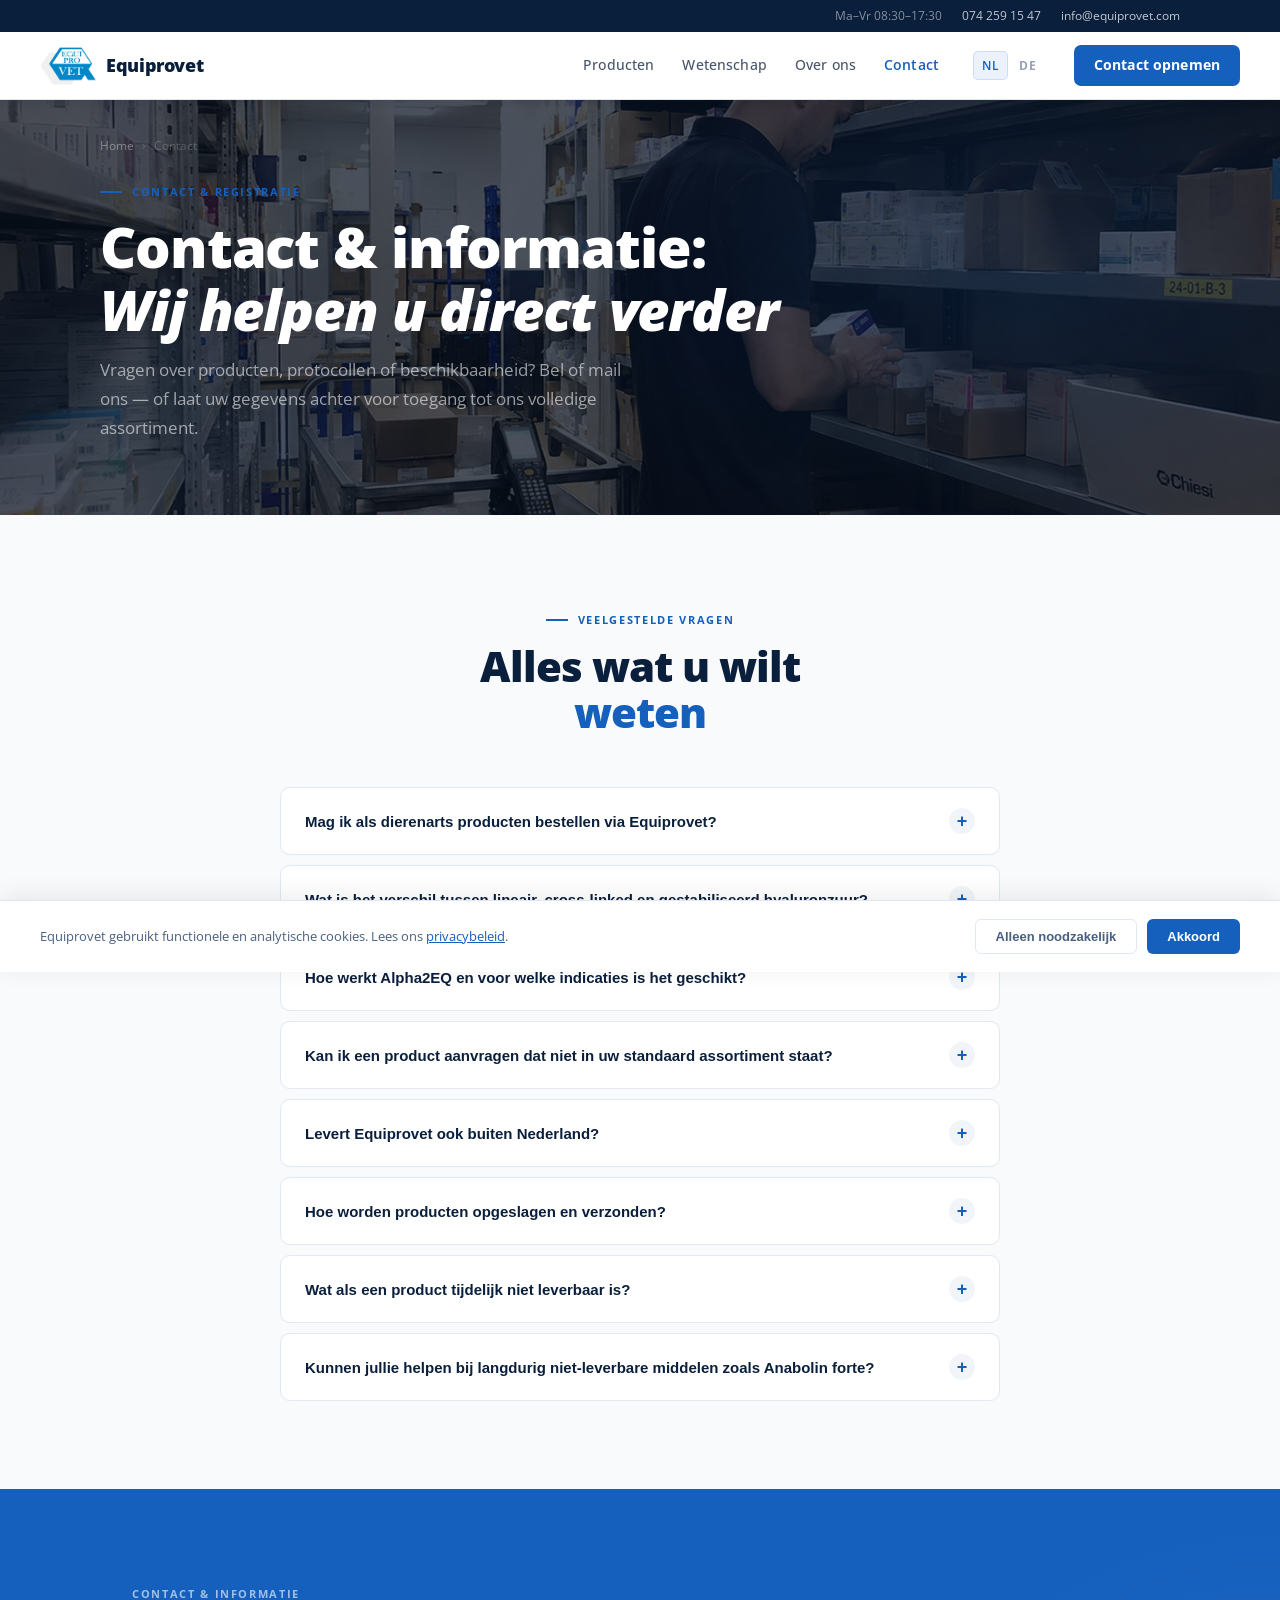
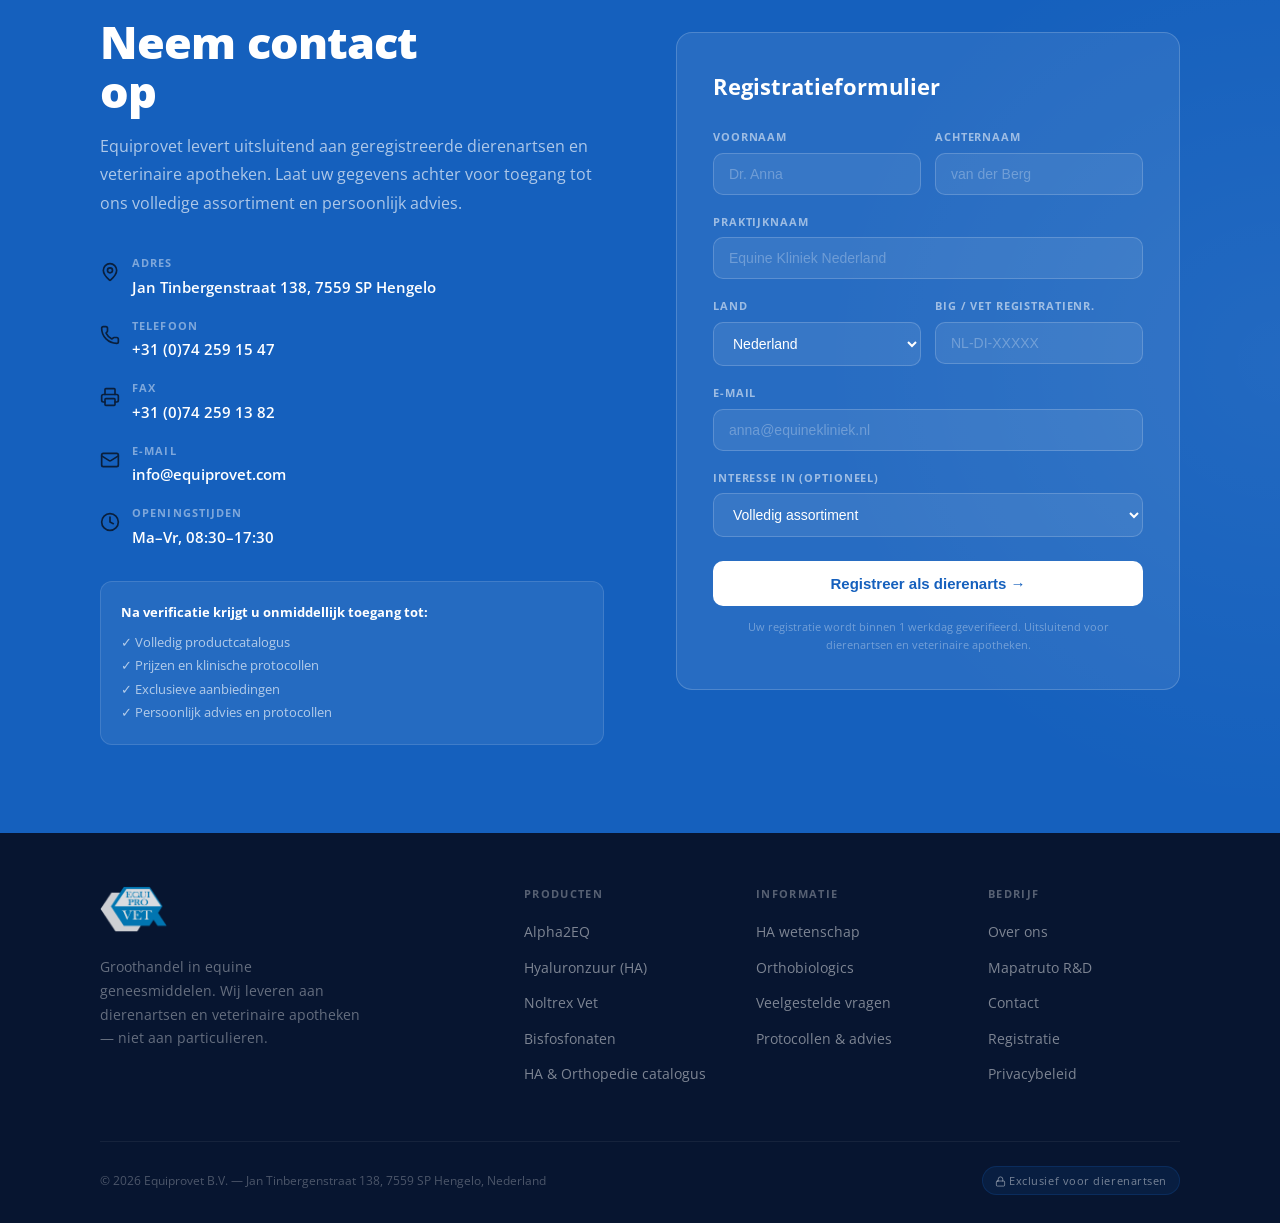
<file: contact.html>
<!DOCTYPE html>
<html lang="nl">
<head>
  <meta charset="UTF-8">
  <meta name="viewport" content="width=device-width, initial-scale=1.0">
  <title>Contact | Equiprovet</title>
  <meta name="description" content="Neem contact op met Equiprovet voor productinformatie, klinische protocollen en beschikbaarheid. Bel +31 (0)74 259 15 47 of mail info@equiprovet.com.">
  <meta name="theme-color" content="#1560BD">
  <link rel="canonical" href="https://www.equiprovet.nl/contact.html">
  <link rel="icon" type="image/svg+xml" href="/favicon.svg">
  <link rel="icon" type="image/png" sizes="32x32" href="/images/favicon-32.png">
  <link rel="icon" type="image/png" sizes="16x16" href="/images/favicon-16.png">
  <link rel="apple-touch-icon" sizes="180x180" href="/apple-touch-icon.png">
  <link rel="manifest" href="/manifest.json">
  <link rel="preconnect" href="https://fonts.googleapis.com">
  <link rel="preconnect" href="https://fonts.gstatic.com" crossorigin>
  <link href="https://fonts.googleapis.com/css2?family=Open+Sans:wght@300;400;500;600;700;800&display=swap" rel="stylesheet">
  <link rel="stylesheet" href="/css/styles.css">
  <script src="/js/main.js" defer></script>
  <link rel="preload" as="image" href="/images/equiprovet-warehouse-v2.jpg" fetchpriority="high">
  <link rel="alternate" hreflang="nl" href="https://www.equiprovet.nl/contact">
  <link rel="alternate" hreflang="de" href="https://www.equiprovet.nl/de/kontakt">
  <link rel="alternate" hreflang="x-default" href="https://www.equiprovet.nl/">
  <meta property="og:type" content="website">
  <meta property="og:site_name" content="Equiprovet">
  <meta property="og:title" content="Contact & Registratie — Equiprovet">
  <meta property="og:description" content="Neem contact op met Equiprovet voor productinformatie, klinische protocollen en beschikbaarheid. Bel +31 (0)74 259 15 47 of mail info@equiprovet.com.">
  <meta property="og:image" content="https://www.equiprovet.nl/images/hero-horse-leg-v3.jpg">
  <meta property="og:locale" content="nl_NL">
  <meta name="twitter:card" content="summary_large_image">
  <meta name="twitter:title" content="Contact & Registratie — Equiprovet">
  <meta name="twitter:description" content="Neem contact op met Equiprovet voor productinformatie, klinische protocollen en beschikbaarheid. Bel +31 (0)74 259 15 47 of mail info@equiprovet.com.">
<script type="application/ld+json">
{
  "@context": "https://schema.org",
  "@type": "MedicalOrganization",
  "@id": "https://www.equiprovet.nl/#organization",
  "name": "Equiprovet B.V.",
  "alternateName": "Equiprovet",
  "url": "https://www.equiprovet.nl",
  "logo": "https://www.equiprovet.nl/images/logo.png",
  "description": "Veterinaire groothandel gespecialiseerd in equine orthopaedische farmaceutica. Exclusief leverancier van gestabiliseerd hyaluronzuur (Mapatruto-patent) en Alpha2EQ regeneratieve therapie voor geregistreerde dierenartsen.",
  "medicalSpecialty": "Equine Orthopedics",
  "availableService": [
    {"@type": "MedicalTherapy", "name": "Alpha2EQ — Autologe Alpha-2 Macroglobuline therapie"},
    {"@type": "MedicalTherapy", "name": "Gestabiliseerd Hyaluronzuur — Mapatruto-patent"},
    {"@type": "MedicalTherapy", "name": "Noltrex Vet — Polyacrylamide gewrichtsgel"},
    {"@type": "MedicalTherapy", "name": "Tildren & Osphos — Bisfosfonaten voor navicular"}
  ],
  "knowsAbout": [
    "Equine osteoarthritis", "Intra-articular injection horses",
    "Alpha-2 macroglobulin therapy", "Hyaluronic acid joint injection",
    "Bisphosphonate therapy horses", "Navicular syndrome treatment",
    "Joint disease horses", "Regenerative equine therapy"
  ],
  "address": {
    "@type": "PostalAddress",
    "streetAddress": "Jan Tinbergenstraat 138",
    "addressLocality": "Hengelo",
    "postalCode": "7559 SP",
    "addressCountry": "NL"
  },
  "contactPoint": {
    "@type": "ContactPoint",
    "telephone": "+31-74-259-15-47",
    "contactType": "customer service",
    "availableLanguage": ["Dutch", "German", "English"],
    "hoursAvailable": {"@type": "OpeningHoursSpecification",
      "dayOfWeek": ["Monday","Tuesday","Wednesday","Thursday","Friday"],
      "opens": "08:30", "closes": "17:30"}
  },
  "parentOrganization": {
    "@type": "Organization",
    "name": "Mapatruto Holding B.V.",
    "description": "Innovatieve oplossingen voor dierengezondheid, gespecialiseerd in equine gewrichts- en peesbehandeling en vruchtbaarheid."
  },
  "areaServed": {"@type": "GeoCircle", "geoMidpoint": {"@type":"GeoCoordinates","latitude":52.2666,"longitude":6.7942}, "geoRadius": "5000000"},
  "hasCredential": "Veterinary pharmaceutical wholesaler license NL",
  "slogan": "Wij leveren wat je praktijk echt nodig heeft"
}
</script>
  <script async src="https://www.googletagmanager.com/gtag/js?id=G-H5HKQZB87R"></script>
  <script>
    window.dataLayer = window.dataLayer || [];
    function gtag(){dataLayer.push(arguments);}
    gtag("consent", "default", { analytics_storage: "denied" });
    gtag("js", new Date());
    gtag("config", "G-H5HKQZB87R");
    try { if (localStorage.getItem("cookie-consent") === "accepted") { gtag("consent", "update", { analytics_storage: "granted" }); } } catch(e) {}
  </script>
  <!-- Microsoft Clarity: vervang XXXXXXXXXX met uw project ID -->
  <!-- <script>(function(c,l,a,r,i,t,y){c[a]=c[a]||function(){(c[a].q=c[a].q||[]).push(arguments)};t=l.createElement(r);t.async=1;t.src="https://www.clarity.ms/tag/"+i;y=l.getElementsByTagName(r)[0];y.parentNode.insertBefore(t,y)})(window,document,"clarity","script","XXXXXXXXXX");</script> -->
  <!-- Crisp live chat: vervang XXXXXXXX-XXXX met uw Crisp website ID -->
  <!-- <script>window.$crisp=[];window.CRISP_WEBSITE_ID="XXXXXXXX-XXXX";(function(){d=document;s=d.createElement("script");s.src="https://client.crisp.chat/l.js";s.async=1;d.getElementsByTagName("head")[0].appendChild(s)})();</script> -->
</head>
<body>
<a href="#main-content" class="skip-nav">Ga naar inhoud</a>
<!-- ── SCROLL PROGRESS ── -->
<div id="scroll-progress"></div>

<!-- ── TOPBAR ── -->
<div class="topbar">
  <div class="container topbar-inner">
    <span>Ma–Vr 08:30–17:30</span>
    <a href="tel:+31742591547">074 259 15 47</a>
    <a href="mailto:info@equiprovet.com">info@equiprovet.com</a>
  </div>
</div>

<!-- ── NAV ── -->
<nav>
  <a href="/" class="nav-logo">
    <img src="/images/logo.png" alt="Equiprovet" class="nav-logo-img"><span class="nav-brand">Equiprovet</span>
  </a>
  <div class="nav-links" id="nav-links">
    <a href="/producten.html">Producten</a>
    <a href="/wetenschap.html">Wetenschap</a>
    <a href="/over-ons.html">Over ons</a>

    <a href="/contact.html" class="nav-active">Contact</a>
    <div class="lang-switcher"><a href="/contact" class="lang-active">NL</a><a href="/de/kontakt">DE</a></div>
    <a href="/contact.html" class="nav-cta">Contact opnemen</a>
  </div>
  <button class="nav-hamburger" id="nav-hamburger" aria-label="Menu">
    <span></span><span></span><span></span>
  </button>
</nav>
<section class="page-hero-section has-bg-image" style="background-image:url('/images/equiprovet-warehouse-v2.jpg')">
  <div class="container">
    <div class="page-hero-content reveal">
      <div class="page-hero-breadcrumb">
        <a href="/">Home</a>
        <span>›</span>
        <span>Contact</span>
      </div>
      <div class="section-label">Contact & registratie</div>
      <h1 class="page-hero-title">Contact & informatie:<br><em>Wij helpen u direct verder</em></h1>
      <p class="page-hero-desc">Vragen over producten, protocollen of beschikbaarheid? Bel of mail ons — of laat uw gegevens achter voor toegang tot ons volledige assortiment.</p>
    </div>
  </div>
</section>
<!-- ── FAQ ── -->
<section class="faq-section" id="faq">
  <div class="container">
    <div class="faq-header reveal">
      <div class="section-label" style="justify-content:center;">Veelgestelde vragen</div>
      <h2 class="section-title" style="text-align:center;">Alles wat u wilt<br><em>weten</em></h2>
    </div>
    <div class="faq-list reveal">
      <div class="faq-item">
        <button class="faq-question" aria-expanded="false">
          Mag ik als dierenarts producten bestellen via Equiprovet?
          <span class="faq-icon">+</span>
        </button>
        <div class="faq-answer" role="region">
          <div class="faq-answer-inner">Ja. Equiprovet levert uitsluitend aan geregistreerde dierenartsen en erkende veterinaire apotheken. Na het invullen van het registratieformulier verificeert ons team uw BIG- of equivalent registratienummer doorgaans binnen één werkdag. Na goedkeuring heeft u direct toegang tot het volledige assortiment en onze prijslijst.</div>
        </div>
      </div>
      <div class="faq-item">
        <button class="faq-question" aria-expanded="false">
          Wat is het verschil tussen lineair, cross-linked en gestabiliseerd hyaluronzuur?
          <span class="faq-icon">+</span>
        </button>
        <div class="faq-answer" role="region">
          <div class="faq-answer-inner">Lineair HA wordt snel afgebroken door hyaluronidases en heeft een verblijftijd van 24 uur tot enkele weken. Cross-linked HA is enzymatisch resistenter en blijft maanden tot jaren actief. Gestabiliseerd HA (Mapatruto-patent) combineert DVS cross-linking met een uniek hoog molecuulgewicht — superieure enzymatische resistentie en bewezen langere werkingsduur bij intra-articulaire toepassingen bij paarden.</div>
        </div>
      </div>
      <div class="faq-item">
        <button class="faq-question" aria-expanded="false">
          Hoe werkt Alpha2EQ en voor welke indicaties is het geschikt?
          <span class="faq-icon">+</span>
        </button>
        <div class="faq-answer" role="region">
          <div class="faq-answer-inner">Alpha2EQ concentreert Alpha-2 Macroglobuline (α2M) uit het eigen bloed van het paard via een gepatenteerd proces (AlphaActive). Het eiwit remt via een "val-mechanisme" alle vier klassen van proteases die gewrichtskraakbeen afbreken bij artritis. Geschikt voor osteoartritis, synovitis, bursitis, peesbeschadiging, SI-gewricht, cervicale facetten en het hoefgewricht. Steroidvrij, FEI-veilig en geschikt voor drachtige merries en paarden met PPID.</div>
        </div>
      </div>
      <div class="faq-item">
        <button class="faq-question" aria-expanded="false">
          Kan ik een product aanvragen dat niet in uw standaard assortiment staat?
          <span class="faq-icon">+</span>
        </button>
        <div class="faq-answer" role="region">
          <div class="faq-answer-inner">Ja, dat is precies onze specialiteit. Via ons internationaal inkoopnetwerk vinden wij preparaten die bij de reguliere groothandel al maanden uitverkocht of niet gelisteerd zijn.</div>
        </div>
      </div>
      <div class="faq-item">
        <button class="faq-question" aria-expanded="false">
          Levert Equiprovet ook buiten Nederland?
          <span class="faq-icon">+</span>
        </button>
        <div class="faq-answer" role="region">
          <div class="faq-answer-inner">Ja. Equiprovet is actief EU-distributeur voor diverse producten en levert aan dierenartsen en veterinaire apotheken in heel Europa en daarbuiten. Afhankelijk van het product en het bestemmingsland kunnen importregels van toepassing zijn. Ons team adviseert u hierover vóór de bestelling zodat er geen vertragingen optreden.</div>
        </div>
      </div>
      <div class="faq-item">
        <button class="faq-question" aria-expanded="false">
          Hoe worden producten opgeslagen en verzonden?
          <span class="faq-icon">+</span>
        </button>
        <div class="faq-answer" role="region">
          <div class="faq-answer-inner">Alle koelverplichte preparaten worden verzonden in speciaal gevalideerde thermoboxen voor een ononderbroken koelketen (conform GDP-richtlijnen) tot in uw praktijk.</div>
        </div>
      </div>
      <div class="faq-item">
        <button class="faq-question" aria-expanded="false">
          Wat als een product tijdelijk niet leverbaar is?
          <span class="faq-icon">+</span>
        </button>
        <div class="faq-answer" role="region">
          <div class="faq-answer-inner">Sommige equine geneesmiddelen zijn periodiek moeilijk verkrijgbaar via reguliere groothandels. Equiprovet houdt structureel moeilijk verkrijgbare specialiteiten op voorraad en onderhoudt een internationaal inkoopnetwerk. Belt u ons gerust als u een product niet kunt vinden — wij lossen het meestal op of denken mee over een klinisch alternatief.</div>
        </div>
      </div>
      <div class="faq-item">
        <button class="faq-question" aria-expanded="false">
          Kunnen jullie helpen bij langdurig niet-leverbare middelen zoals Anabolin forte?
          <span class="faq-icon">+</span>
        </button>
        <div class="faq-answer" role="region">
          <div class="faq-answer-inner">Ja. Voor middelen die langdurig uit de markt zijn (zoals Anabolin forte of AMP injection) zoeken wij actief naar gelijkwaardige alternatieven via ons Europese netwerk. Neem contact op en onze adviseurs helpen u een passend preparaat te vinden.</div>
        </div>
      </div>
    </div>
  </div>
</section>
<!-- ── CONTACT ── -->
<section class="contact-section" id="contact">
  <div class="container">
    <div class="contact-grid">
      <div class="reveal reveal-left">
        <div class="section-label" style="color:rgba(255,255,255,0.6);">Contact & Informatie</div>
        <h2 class="contact-title">Neem contact<br>op</h2>
        <p class="contact-desc">Equiprovet levert uitsluitend aan geregistreerde dierenartsen en veterinaire apotheken. Laat uw gegevens achter voor toegang tot ons volledige assortiment en persoonlijk advies.</p>

        <div class="contact-info-row">
          <span class="ci-icon"><svg class="icon" aria-hidden="true"><use href="/images/icons.svg#i-map-pin"></use></svg></span>
          <div>
            <div class="ci-label">Adres</div>
            <div class="ci-val">Jan Tinbergenstraat 138, 7559 SP Hengelo</div>
          </div>
        </div>
        <div class="contact-info-row">
          <span class="ci-icon"><svg class="icon" aria-hidden="true"><use href="/images/icons.svg#i-phone"></use></svg></span>
          <div>
            <div class="ci-label">Telefoon</div>
            <div class="ci-val">+31 (0)74 259 15 47</div>
          </div>
        </div>
        <div class="contact-info-row">
          <span class="ci-icon"><svg class="icon" aria-hidden="true"><use href="/images/icons.svg#i-printer"></use></svg></span>
          <div>
            <div class="ci-label">Fax</div>
            <div class="ci-val">+31 (0)74 259 13 82</div>
          </div>
        </div>
        <div class="contact-info-row">
          <span class="ci-icon"><svg class="icon" aria-hidden="true"><use href="/images/icons.svg#i-mail"></use></svg></span>
          <div>
            <div class="ci-label">E-mail</div>
            <div class="ci-val"><a href="mailto:info@equiprovet.com" style="color:inherit;text-decoration:none;">info@equiprovet.com</a></div>
          </div>
        </div>
        <div class="contact-info-row">
          <span class="ci-icon"><svg class="icon" aria-hidden="true"><use href="/images/icons.svg#i-clock"></use></svg></span>
          <div>
            <div class="ci-label">Openingstijden</div>
            <div class="ci-val">Ma–Vr, 08:30–17:30</div>
          </div>
        </div>

        <div style="margin-top:32px;padding:20px;background:rgba(255,255,255,0.07);border-radius:12px;border:1px solid rgba(255,255,255,0.12);">
          <div style="font-size:13px;font-weight:700;color:#fff;margin-bottom:8px;">Na verificatie krijgt u onmiddellijk toegang tot:</div>
          <div style="font-size:13px;color:rgba(255,255,255,0.65);line-height:1.8;">
            ✓ Volledig productcatalogus<br>
            ✓ Prijzen en klinische protocollen<br>
            ✓ Exclusieve aanbiedingen<br>
            ✓ Persoonlijk advies en protocollen
          </div>
        </div>
      </div>

      <div class="contact-form-card reveal reveal-right">
        <div class="form-title">Registratieformulier</div>
        <div class="form-row">
          <div class="form-group">
            <label>Voornaam</label>
            <input type="text" placeholder="Dr. Anna">
          </div>
          <div class="form-group">
            <label>Achternaam</label>
            <input type="text" placeholder="van der Berg">
          </div>
        </div>
        <div class="form-group">
          <label>Praktijknaam</label>
          <input type="text" placeholder="Equine Kliniek Nederland">
        </div>
        <div class="form-row">
          <div class="form-group">
            <label>Land</label>
            <select>
              <option>Nederland</option>
              <option>België</option>
              <option>Duitsland</option>
              <option>Verenigd Koninkrijk</option>
              <option>Polen</option>
              <option>Anders</option>
            </select>
          </div>
          <div class="form-group">
            <label>BIG / Vet registratienr.</label>
            <input type="text" placeholder="NL-DI-XXXXX">
          </div>
        </div>
        <div class="form-group">
          <label>E-mail</label>
          <input type="email" placeholder="anna@equinekliniek.nl">
        </div>
        <div class="form-group">
          <label>Interesse in (optioneel)</label>
          <select>
            <option>Volledig assortiment</option>
            <option>Alpha2EQ</option>
            <option>Hyaluronzuur producten</option>
            <option>Noltrex Vet / Polyacrylamide</option>
            <option>Bisfosfonaten</option>
            <option>Moeilijk verkrijgbare producten</option>
          </select>
        </div>
        <button class="form-submit">Registreer als dierenarts →</button>
        <p style="font-size:11px;color:rgba(255,255,255,0.35);margin-top:12px;text-align:center;line-height:1.6;">Uw registratie wordt binnen 1 werkdag geverifieerd. Uitsluitend voor dierenartsen en veterinaire apotheken.</p>
      </div>
    </div>
  </div>
</section>
<!-- ── FOOTER ── -->
<footer>
  <div class="container">
    <div class="footer-grid">
      <div>
        <img src="/images/logo.png" alt="Equiprovet" style="height:48px;width:auto;opacity:0.85;">
        <p class="footer-brand-desc">Groothandel in equine geneesmiddelen. Wij leveren aan dierenartsen en veterinaire apotheken — niet aan particulieren.</p>
      </div>
      <div>
        <div class="footer-col-title">Producten</div>
        <ul class="footer-links">
          <li><a href="/wetenschap.html#alpha2eq">Alpha2EQ</a></li>
          <li><a href="/wetenschap.html">Hyaluronzuur (HA)</a></li>
          <li><a href="/producten.html">Noltrex Vet</a></li>
          <li><a href="/producten.html">Bisfosfonaten</a></li>
          <li><a href="/producten.html#catalogus">HA &amp; Orthopedie catalogus</a></li>
        </ul>
      </div>
      <div>
        <div class="footer-col-title">Informatie</div>
        <ul class="footer-links">
          <li><a href="/wetenschap.html">HA wetenschap</a></li>
          <li><a href="/wetenschap.html#alpha2eq">Orthobiologics</a></li>

          <li><a href="/contact.html#faq">Veelgestelde vragen</a></li>
          <li><a href="/contact.html">Protocollen &amp; advies</a></li>
        </ul>
      </div>
      <div>
        <div class="footer-col-title">Bedrijf</div>
        <ul class="footer-links">
          <li><a href="/over-ons.html">Over ons</a></li>
          <li><a href="/over-ons.html">Mapatruto R&amp;D</a></li>
          <li><a href="/contact.html">Contact</a></li>
          <li><a href="/contact.html">Registratie</a></li>
          <li><a href="#" onclick="openPrivacy(); return false;">Privacybeleid</a></li>
        </ul>
      </div>
    </div>
    <div class="footer-bottom">
      <div class="footer-copyright">© 2026 Equiprovet B.V. — Jan Tinbergenstraat 138, 7559 SP Hengelo, Nederland</div>
      <div class="footer-vet-only"><svg class="icon" aria-hidden="true"><use href="/images/icons.svg#i-lock"></use></svg> Exclusief voor dierenartsen</div>
    </div>
  </div>
</footer>
<!-- ── PRIVACY MODAL ── -->
<div id="privacy-modal" role="dialog" aria-modal="true" aria-label="Privacybeleid">
  <div class="privacy-modal-inner">
    <button class="privacy-modal-close" onclick="closePrivacy()" aria-label="Sluiten"><svg class="icon" aria-hidden="true"><use href="/images/icons.svg#i-x"></use></svg></button>
    <h2>Privacybeleid</h2>
    <p class="privacy-date">Versie 1.0 — maart 2026</p>
    <h3>1. Verwerkingsverantwoordelijke</h3>
    <p>Equiprovet B.V., Jan Tinbergenstraat 138, 7559 SP Hengelo, Nederland. E-mail: info@equiprovet.com</p>
    <h3>2. Welke gegevens verzamelen wij?</h3>
    <p>Wij verwerken persoonsgegevens die u zelf invult via het registratieformulier: naam, praktijknaam, e-mailadres, land en veterinair registratienummer.</p>
    <h3>3. Doel van verwerking</h3>
    <p>Uw gegevens worden gebruikt voor verificatie van uw veterinaire registratie en het aanmaken van een klantaccount. Wij verkopen uw gegevens niet aan derden.</p>
    <h3>4. Rechtsgrondslag</h3>
    <p>Verwerking vindt plaats op basis van uw toestemming (art. 6 lid 1 sub a AVG) en uitvoering van een overeenkomst (art. 6 lid 1 sub b AVG).</p>
    <h3>5. Uw rechten</h3>
    <p>U heeft recht op inzage, rectificatie en gegevenswissing. Stuur een e-mail naar info@equiprovet.com.</p>
    <h3>6. Cookies</h3>
    <p>Equiprovet gebruikt functioneel noodzakelijke cookies en, na uw toestemming, analytische cookies.</p>
  </div>
</div>
<!-- ── COOKIE BANNER ── -->
<div id="cookie-banner" role="dialog" aria-label="Cookiemelding" aria-live="polite">
  <p class="cookie-text">Equiprovet gebruikt functionele en analytische cookies.
    Lees ons <a onclick="openPrivacy()">privacybeleid</a>.</p>
  <div class="cookie-actions">
    <button class="cookie-btn decline" onclick="handleCookie('declined')">Alleen noodzakelijk</button>
    <button class="cookie-btn accept" onclick="handleCookie('accepted')">Akkoord</button>
  </div>
</div>
<script>
(function(){
  const burger = document.getElementById('nav-hamburger');
  const links  = document.getElementById('nav-links');
  if (!burger || !links) return;
  function toggleMenu(force) {
    const open = force !== undefined ? force : !links.classList.contains('open');
    burger.classList.toggle('open', open);
    links.classList.toggle('open', open);
    document.body.style.overflow = open ? 'hidden' : '';
  }
  burger.addEventListener('click', () => toggleMenu());
  links.querySelectorAll('a').forEach(a => a.addEventListener('click', () => toggleMenu(false)));
  document.addEventListener('keydown', e => { if (e.key === 'Escape') toggleMenu(false); });
})();
</script>
<!-- ── STICKY CTA ── -->
<div id="sticky-cta">
  <div class="sticky-cta-text">
    <strong>Dierenarts?</strong> Neem direct contact op voor informatie.
  </div>
  <div class="sticky-cta-actions">
    <a href="tel:+31742591547" class="sticky-cta-tel"><svg class="icon" aria-hidden="true"><use href="/images/icons.svg#i-phone"></use></svg> +31 (0)74 259 15 47</a>
    <a href="/contact.html" class="sticky-cta-btn">Neem contact op →</a>
    <button class="sticky-cta-close" onclick="document.getElementById('sticky-cta').remove()" aria-label="Sluiten"><svg class="icon" aria-hidden="true"><use href="/images/icons.svg#i-x"></use></svg></button>
  </div>
</div>
</body>
</html>
</file>
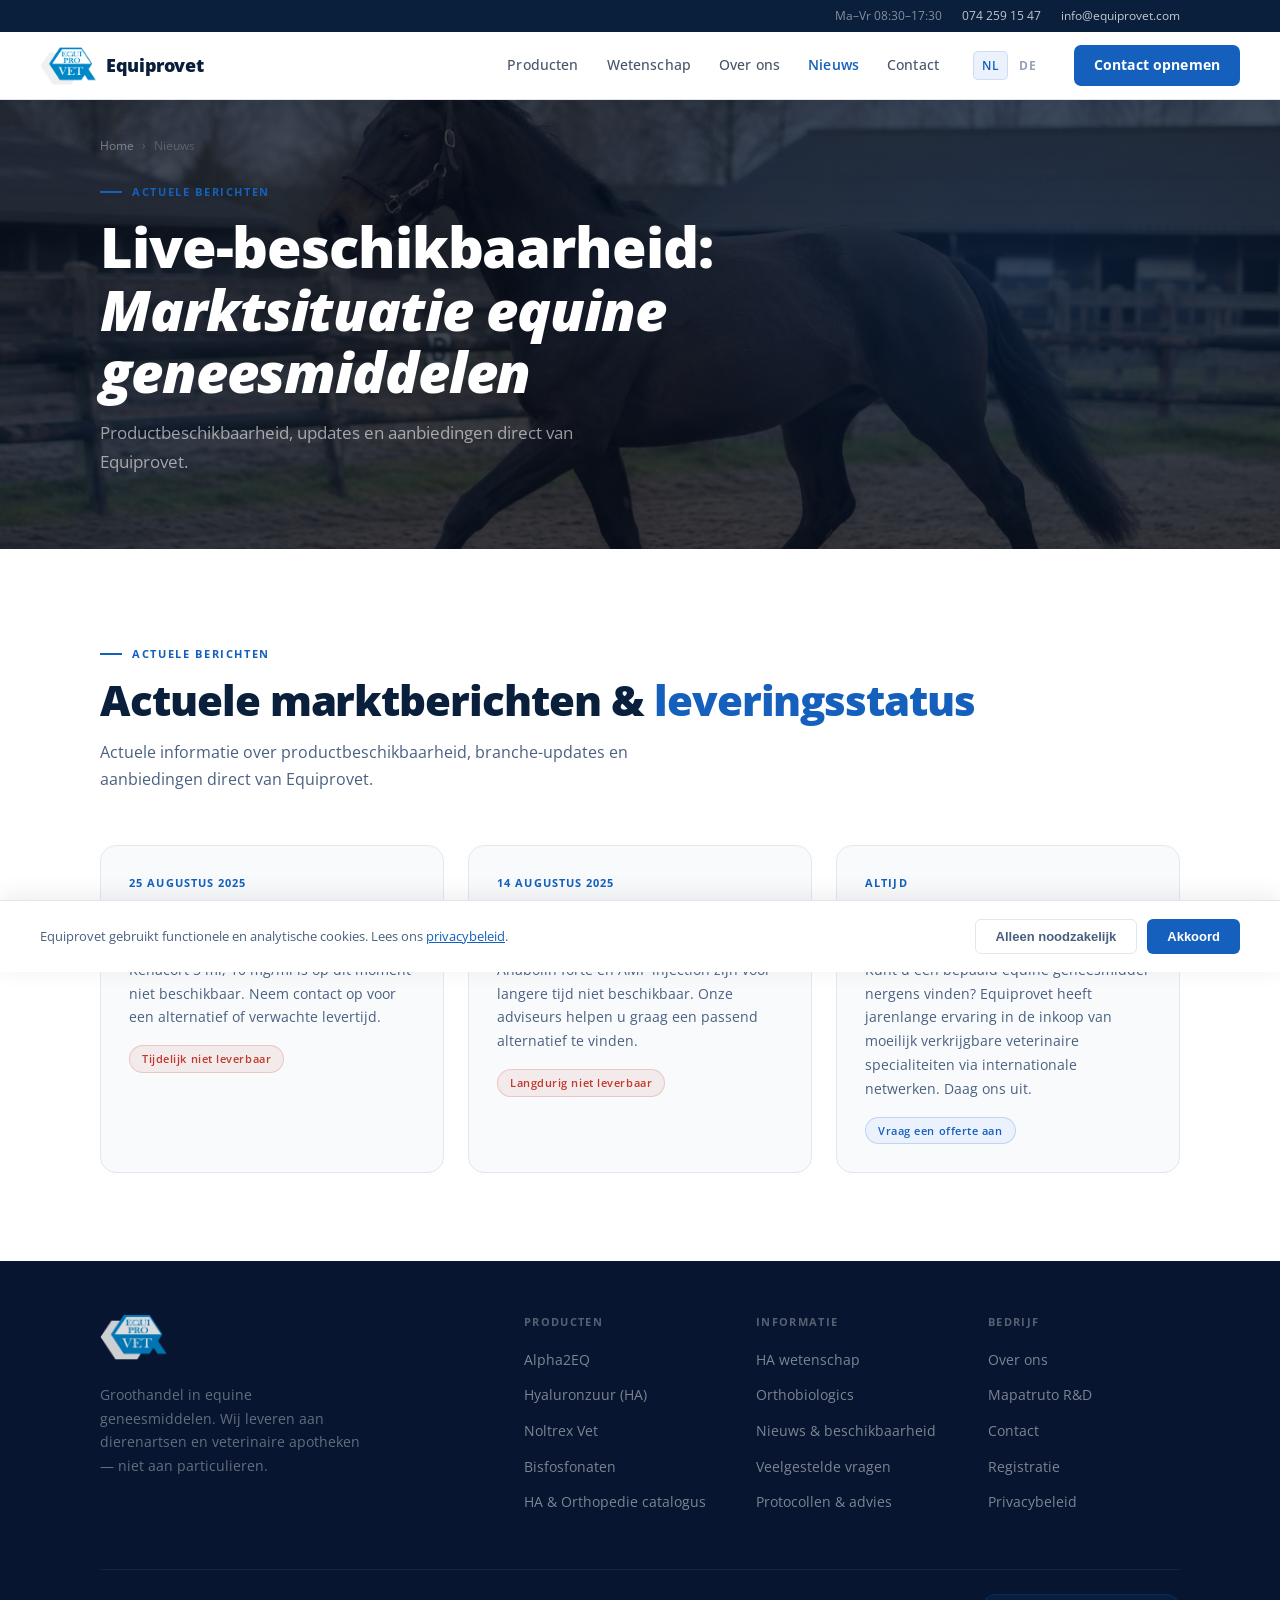
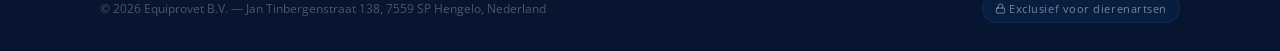
<file: nieuws.html>
<!DOCTYPE html>
<html lang="nl">
<head>
  <meta charset="UTF-8">
  <meta name="viewport" content="width=device-width, initial-scale=1.0">
  <title>Productbeschikbaarheid & nieuws equine farmaceutica | Equiprovet</title>
  <meta name="description" content="Actuele informatie over leveringsstatussen van equine geneesmiddelen bij Equiprovet. Kenacort, Anabolin en alternatieve producten.">
  <meta name="theme-color" content="#1560BD">
  <link rel="canonical" href="https://www.equiprovet.nl/nieuws.html">
  <link rel="icon" type="image/svg+xml" href="/favicon.svg">
  <link rel="icon" type="image/png" sizes="32x32" href="/images/favicon-32.png">
  <link rel="icon" type="image/png" sizes="16x16" href="/images/favicon-16.png">
  <link rel="apple-touch-icon" sizes="180x180" href="/apple-touch-icon.png">
  <link rel="manifest" href="/manifest.json">
  <link rel="preconnect" href="https://fonts.googleapis.com">
  <link rel="preconnect" href="https://fonts.gstatic.com" crossorigin>
  <link href="https://fonts.googleapis.com/css2?family=Open+Sans:wght@300;400;500;600;700;800&display=swap" rel="stylesheet">
  <link rel="stylesheet" href="/css/styles.css">
  <script src="/js/main.js" defer></script>
  <link rel="preload" as="image" href="/images/horse-dressage-v2.jpg" fetchpriority="high">
  <link rel="alternate" hreflang="nl" href="https://www.equiprovet.nl/nieuws">
  <link rel="alternate" hreflang="de" href="https://www.equiprovet.nl/de/neuigkeiten">
  <link rel="alternate" hreflang="x-default" href="https://www.equiprovet.nl/">
  <meta property="og:type" content="website">
  <meta property="og:site_name" content="Equiprovet">
  <meta property="og:title" content="Nieuws & beschikbaarheid — Equiprovet">
  <meta property="og:description" content="Actuele informatie over leveringsstatussen van equine geneesmiddelen bij Equiprovet. Kenacort, Anabolin en alternatieve producten.">
  <meta property="og:image" content="https://www.equiprovet.nl/images/hero-horse-leg-v3.jpg">
  <meta property="og:locale" content="nl_NL">
  <meta name="twitter:card" content="summary_large_image">
  <meta name="twitter:title" content="Nieuws & beschikbaarheid — Equiprovet">
  <meta name="twitter:description" content="Actuele informatie over leveringsstatussen van equine geneesmiddelen bij Equiprovet. Kenacort, Anabolin en alternatieve producten.">
<script type="application/ld+json">
{
  "@context": "https://schema.org",
  "@type": "MedicalOrganization",
  "@id": "https://www.equiprovet.nl/#organization",
  "name": "Equiprovet B.V.",
  "alternateName": "Equiprovet",
  "url": "https://www.equiprovet.nl",
  "logo": "https://www.equiprovet.nl/images/logo.png",
  "description": "Veterinaire groothandel gespecialiseerd in equine orthopaedische farmaceutica. Exclusief leverancier van gestabiliseerd hyaluronzuur (Mapatruto-patent) en Alpha2EQ regeneratieve therapie voor geregistreerde dierenartsen.",
  "medicalSpecialty": "Equine Orthopedics",
  "availableService": [
    {"@type": "MedicalTherapy", "name": "Alpha2EQ — Autologe Alpha-2 Macroglobuline therapie"},
    {"@type": "MedicalTherapy", "name": "Gestabiliseerd Hyaluronzuur — Mapatruto-patent"},
    {"@type": "MedicalTherapy", "name": "Noltrex Vet — Polyacrylamide gewrichtsgel"},
    {"@type": "MedicalTherapy", "name": "Tildren & Osphos — Bisfosfonaten voor navicular"}
  ],
  "knowsAbout": [
    "Equine osteoarthritis", "Intra-articular injection horses",
    "Alpha-2 macroglobulin therapy", "Hyaluronic acid joint injection",
    "Bisphosphonate therapy horses", "Navicular syndrome treatment",
    "Joint disease horses", "Regenerative equine therapy"
  ],
  "address": {
    "@type": "PostalAddress",
    "streetAddress": "Jan Tinbergenstraat 138",
    "addressLocality": "Hengelo",
    "postalCode": "7559 SP",
    "addressCountry": "NL"
  },
  "contactPoint": {
    "@type": "ContactPoint",
    "telephone": "+31-74-259-15-47",
    "contactType": "customer service",
    "availableLanguage": ["Dutch", "German", "English"],
    "hoursAvailable": {"@type": "OpeningHoursSpecification",
      "dayOfWeek": ["Monday","Tuesday","Wednesday","Thursday","Friday"],
      "opens": "08:30", "closes": "17:30"}
  },
  "parentOrganization": {
    "@type": "Organization",
    "name": "Mapatruto Holding B.V.",
    "description": "Innovatieve oplossingen voor dierengezondheid, gespecialiseerd in equine gewrichts- en peesbehandeling en vruchtbaarheid."
  },
  "areaServed": {"@type": "GeoCircle", "geoMidpoint": {"@type":"GeoCoordinates","latitude":52.2666,"longitude":6.7942}, "geoRadius": "5000000"},
  "hasCredential": "Veterinary pharmaceutical wholesaler license NL",
  "slogan": "Wij leveren wat je praktijk echt nodig heeft"
}
</script>
  <script async src="https://www.googletagmanager.com/gtag/js?id=G-H5HKQZB87R"></script>
  <script>
    window.dataLayer = window.dataLayer || [];
    function gtag(){dataLayer.push(arguments);}
    gtag("consent", "default", { analytics_storage: "denied" });
    gtag("js", new Date());
    gtag("config", "G-H5HKQZB87R");
    try { if (localStorage.getItem("cookie-consent") === "accepted") { gtag("consent", "update", { analytics_storage: "granted" }); } } catch(e) {}
  </script>
  <!-- Microsoft Clarity: vervang XXXXXXXXXX met uw project ID -->
  <!-- <script>(function(c,l,a,r,i,t,y){c[a]=c[a]||function(){(c[a].q=c[a].q||[]).push(arguments)};t=l.createElement(r);t.async=1;t.src="https://www.clarity.ms/tag/"+i;y=l.getElementsByTagName(r)[0];y.parentNode.insertBefore(t,y)})(window,document,"clarity","script","XXXXXXXXXX");</script> -->
  <!-- Crisp live chat: vervang XXXXXXXX-XXXX met uw Crisp website ID -->
  <!-- <script>window.$crisp=[];window.CRISP_WEBSITE_ID="XXXXXXXX-XXXX";(function(){d=document;s=d.createElement("script");s.src="https://client.crisp.chat/l.js";s.async=1;d.getElementsByTagName("head")[0].appendChild(s)})();</script> -->
</head>
<body>
<a href="#main-content" class="skip-nav">Ga naar inhoud</a>
<!-- ── SCROLL PROGRESS ── -->
<div id="scroll-progress"></div>

<!-- ── TOPBAR ── -->
<div class="topbar">
  <div class="container topbar-inner">
    <span>Ma–Vr 08:30–17:30</span>
    <a href="tel:+31742591547">074 259 15 47</a>
    <a href="mailto:info@equiprovet.com">info@equiprovet.com</a>
  </div>
</div>

<!-- ── NAV ── -->
<nav>
  <a href="/" class="nav-logo">
    <img src="/images/logo.png" alt="Equiprovet" class="nav-logo-img"><span class="nav-brand">Equiprovet</span>
  </a>
  <div class="nav-links" id="nav-links">
    <a href="/producten.html">Producten</a>
    <a href="/wetenschap.html">Wetenschap</a>
    <a href="/over-ons.html">Over ons</a>
    <a href="/nieuws.html" class="nav-active">Nieuws</a>
    <a href="/contact.html">Contact</a>
    <div class="lang-switcher"><a href="/nieuws" class="lang-active">NL</a><a href="/de/neuigkeiten">DE</a></div>
    <a href="/contact.html" class="nav-cta">Contact opnemen</a>
  </div>
  <button class="nav-hamburger" id="nav-hamburger" aria-label="Menu">
    <span></span><span></span><span></span>
  </button>
</nav>
<section class="page-hero-section has-bg-image" style="background-image:url('/images/horse-dressage-v2.jpg')">
  <div class="container">
    <div class="page-hero-content reveal">
      <div class="page-hero-breadcrumb">
        <a href="/">Home</a>
        <span>›</span>
        <span>Nieuws</span>
      </div>
      <div class="section-label">Actuele berichten</div>
      <h1 class="page-hero-title">Live-beschikbaarheid:<br><em>Marktsituatie equine geneesmiddelen</em></h1>
      <p class="page-hero-desc">Productbeschikbaarheid, updates en aanbiedingen direct van Equiprovet.</p>
    </div>
  </div>
</section>
<!-- ── NIEUWS ── -->
<section class="news-section" id="nieuws">
  <div class="container">
    <div class="section-header reveal">
      <div class="section-label">Actuele berichten</div>
      <h2 class="section-title">Actuele marktberichten &amp; <em>leveringsstatus</em></h2>
      <p class="section-desc">Actuele informatie over productbeschikbaarheid, branche-updates en aanbiedingen direct van Equiprovet.</p>
    </div>
    <div class="news-grid reveal-group">
      <div class="news-card">
        <div class="news-date">25 augustus 2025</div>
        <div class="news-title">Kenacort-A 5 ml tijdelijk niet leverbaar</div>
        <div class="news-body">Kenacort 5 ml, 10 mg/ml is op dit moment niet beschikbaar. Neem contact op voor een alternatief of verwachte levertijd.</div>
        <span class="news-tag unavail">Tijdelijk niet leverbaar</span>
      </div>
      <div class="news-card">
        <div class="news-date">14 augustus 2025</div>
        <div class="news-title">Anabolin forte en AMP injection langdurig niet leverbaar</div>
        <div class="news-body">Anabolin forte en AMP injection zijn voor langere tijd niet beschikbaar. Onze adviseurs helpen u graag een passend alternatief te vinden.</div>
        <span class="news-tag unavail">Langdurig niet leverbaar</span>
      </div>
      <div class="news-card">
        <div class="news-date">Altijd</div>
        <div class="news-title">Moeilijk verkrijgbaar product nodig?</div>
        <div class="news-body">Kunt u een bepaald equine geneesmiddel nergens vinden? Equiprovet heeft jarenlange ervaring in de inkoop van moeilijk verkrijgbare veterinaire specialiteiten via internationale netwerken. Daag ons uit.</div>
        <span class="news-tag info">Vraag een offerte aan</span>
      </div>
    </div>
  </div>
</section>
<!-- ── FOOTER ── -->
<footer>
  <div class="container">
    <div class="footer-grid">
      <div>
        <img src="/images/logo.png" alt="Equiprovet" style="height:48px;width:auto;opacity:0.85;">
        <p class="footer-brand-desc">Groothandel in equine geneesmiddelen. Wij leveren aan dierenartsen en veterinaire apotheken — niet aan particulieren.</p>
      </div>
      <div>
        <div class="footer-col-title">Producten</div>
        <ul class="footer-links">
          <li><a href="/wetenschap.html#alpha2eq">Alpha2EQ</a></li>
          <li><a href="/wetenschap.html">Hyaluronzuur (HA)</a></li>
          <li><a href="/producten.html">Noltrex Vet</a></li>
          <li><a href="/producten.html">Bisfosfonaten</a></li>
          <li><a href="/producten.html#catalogus">HA &amp; Orthopedie catalogus</a></li>
        </ul>
      </div>
      <div>
        <div class="footer-col-title">Informatie</div>
        <ul class="footer-links">
          <li><a href="/wetenschap.html">HA wetenschap</a></li>
          <li><a href="/wetenschap.html#alpha2eq">Orthobiologics</a></li>
          <li><a href="/nieuws.html">Nieuws &amp; beschikbaarheid</a></li>
          <li><a href="/contact.html#faq">Veelgestelde vragen</a></li>
          <li><a href="/contact.html">Protocollen &amp; advies</a></li>
        </ul>
      </div>
      <div>
        <div class="footer-col-title">Bedrijf</div>
        <ul class="footer-links">
          <li><a href="/over-ons.html">Over ons</a></li>
          <li><a href="/over-ons.html">Mapatruto R&amp;D</a></li>
          <li><a href="/contact.html">Contact</a></li>
          <li><a href="/contact.html">Registratie</a></li>
          <li><a href="#" onclick="openPrivacy(); return false;">Privacybeleid</a></li>
        </ul>
      </div>
    </div>
    <div class="footer-bottom">
      <div class="footer-copyright">© 2026 Equiprovet B.V. — Jan Tinbergenstraat 138, 7559 SP Hengelo, Nederland</div>
      <div class="footer-vet-only"><svg class="icon" aria-hidden="true"><use href="/images/icons.svg#i-lock"></use></svg> Exclusief voor dierenartsen</div>
    </div>
  </div>
</footer>
<!-- ── PRIVACY MODAL ── -->
<div id="privacy-modal" role="dialog" aria-modal="true" aria-label="Privacybeleid">
  <div class="privacy-modal-inner">
    <button class="privacy-modal-close" onclick="closePrivacy()" aria-label="Sluiten"><svg class="icon" aria-hidden="true"><use href="/images/icons.svg#i-x"></use></svg></button>
    <h2>Privacybeleid</h2>
    <p class="privacy-date">Versie 1.0 — maart 2026</p>
    <h3>1. Verwerkingsverantwoordelijke</h3>
    <p>Equiprovet B.V., Jan Tinbergenstraat 138, 7559 SP Hengelo, Nederland. E-mail: info@equiprovet.com</p>
    <h3>2. Welke gegevens verzamelen wij?</h3>
    <p>Wij verwerken persoonsgegevens die u zelf invult via het registratieformulier: naam, praktijknaam, e-mailadres, land en veterinair registratienummer.</p>
    <h3>3. Doel van verwerking</h3>
    <p>Uw gegevens worden gebruikt voor verificatie van uw veterinaire registratie en het aanmaken van een klantaccount. Wij verkopen uw gegevens niet aan derden.</p>
    <h3>4. Rechtsgrondslag</h3>
    <p>Verwerking vindt plaats op basis van uw toestemming (art. 6 lid 1 sub a AVG) en uitvoering van een overeenkomst (art. 6 lid 1 sub b AVG).</p>
    <h3>5. Uw rechten</h3>
    <p>U heeft recht op inzage, rectificatie en gegevenswissing. Stuur een e-mail naar info@equiprovet.com.</p>
    <h3>6. Cookies</h3>
    <p>Equiprovet gebruikt functioneel noodzakelijke cookies en, na uw toestemming, analytische cookies.</p>
  </div>
</div>
<!-- ── COOKIE BANNER ── -->
<div id="cookie-banner" role="dialog" aria-label="Cookiemelding" aria-live="polite">
  <p class="cookie-text">Equiprovet gebruikt functionele en analytische cookies.
    Lees ons <a onclick="openPrivacy()">privacybeleid</a>.</p>
  <div class="cookie-actions">
    <button class="cookie-btn decline" onclick="handleCookie('declined')">Alleen noodzakelijk</button>
    <button class="cookie-btn accept" onclick="handleCookie('accepted')">Akkoord</button>
  </div>
</div>
<script>
(function(){
  const burger = document.getElementById('nav-hamburger');
  const links  = document.getElementById('nav-links');
  if (!burger || !links) return;
  function toggleMenu(force) {
    const open = force !== undefined ? force : !links.classList.contains('open');
    burger.classList.toggle('open', open);
    links.classList.toggle('open', open);
    document.body.style.overflow = open ? 'hidden' : '';
  }
  burger.addEventListener('click', () => toggleMenu());
  links.querySelectorAll('a').forEach(a => a.addEventListener('click', () => toggleMenu(false)));
  document.addEventListener('keydown', e => { if (e.key === 'Escape') toggleMenu(false); });
})();
</script>
<!-- ── STICKY CTA ── -->
<div id="sticky-cta">
  <div class="sticky-cta-text">
    <strong>Dierenarts?</strong> Neem direct contact op voor informatie.
  </div>
  <div class="sticky-cta-actions">
    <a href="tel:+31742591547" class="sticky-cta-tel"><svg class="icon" aria-hidden="true"><use href="/images/icons.svg#i-phone"></use></svg> +31 (0)74 259 15 47</a>
    <a href="/contact.html" class="sticky-cta-btn">Neem contact op →</a>
    <button class="sticky-cta-close" onclick="document.getElementById('sticky-cta').remove()" aria-label="Sluiten"><svg class="icon" aria-hidden="true"><use href="/images/icons.svg#i-x"></use></svg></button>
  </div>
</div>
</body>
</html>
</file>
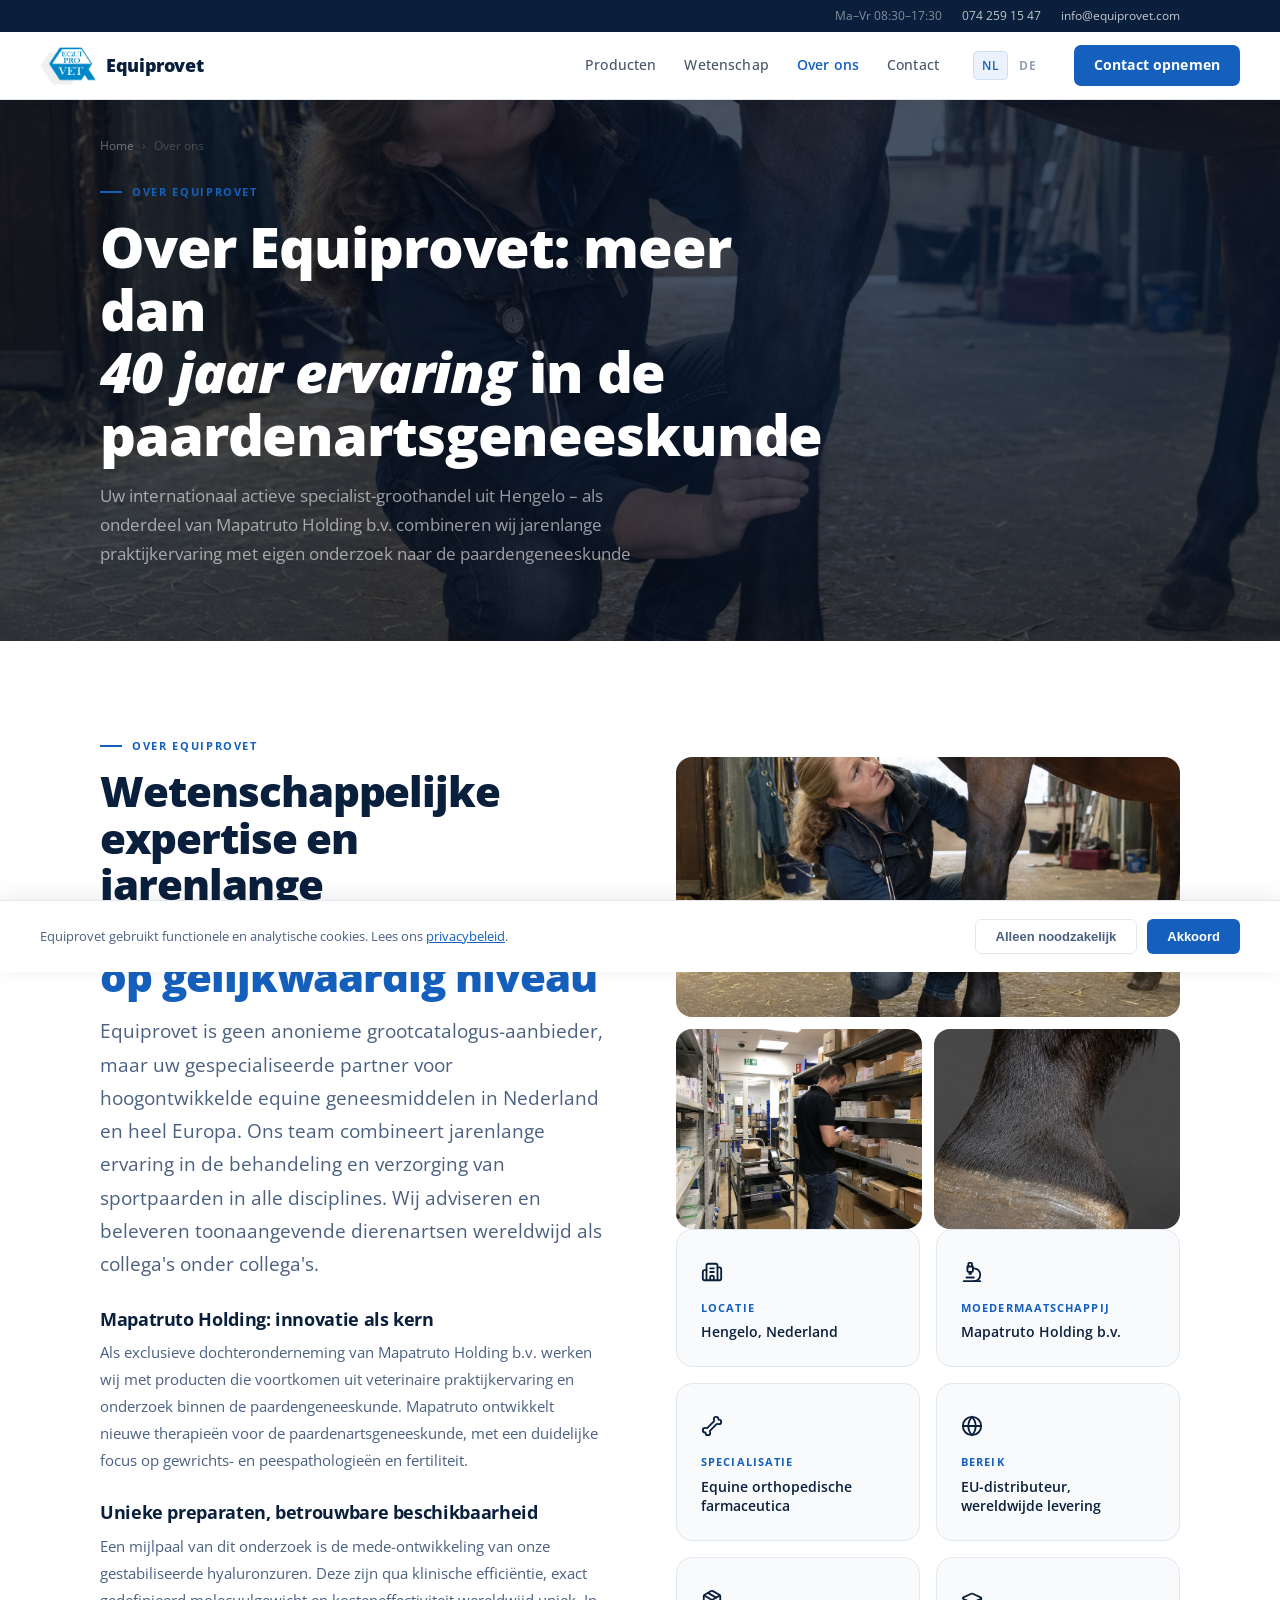
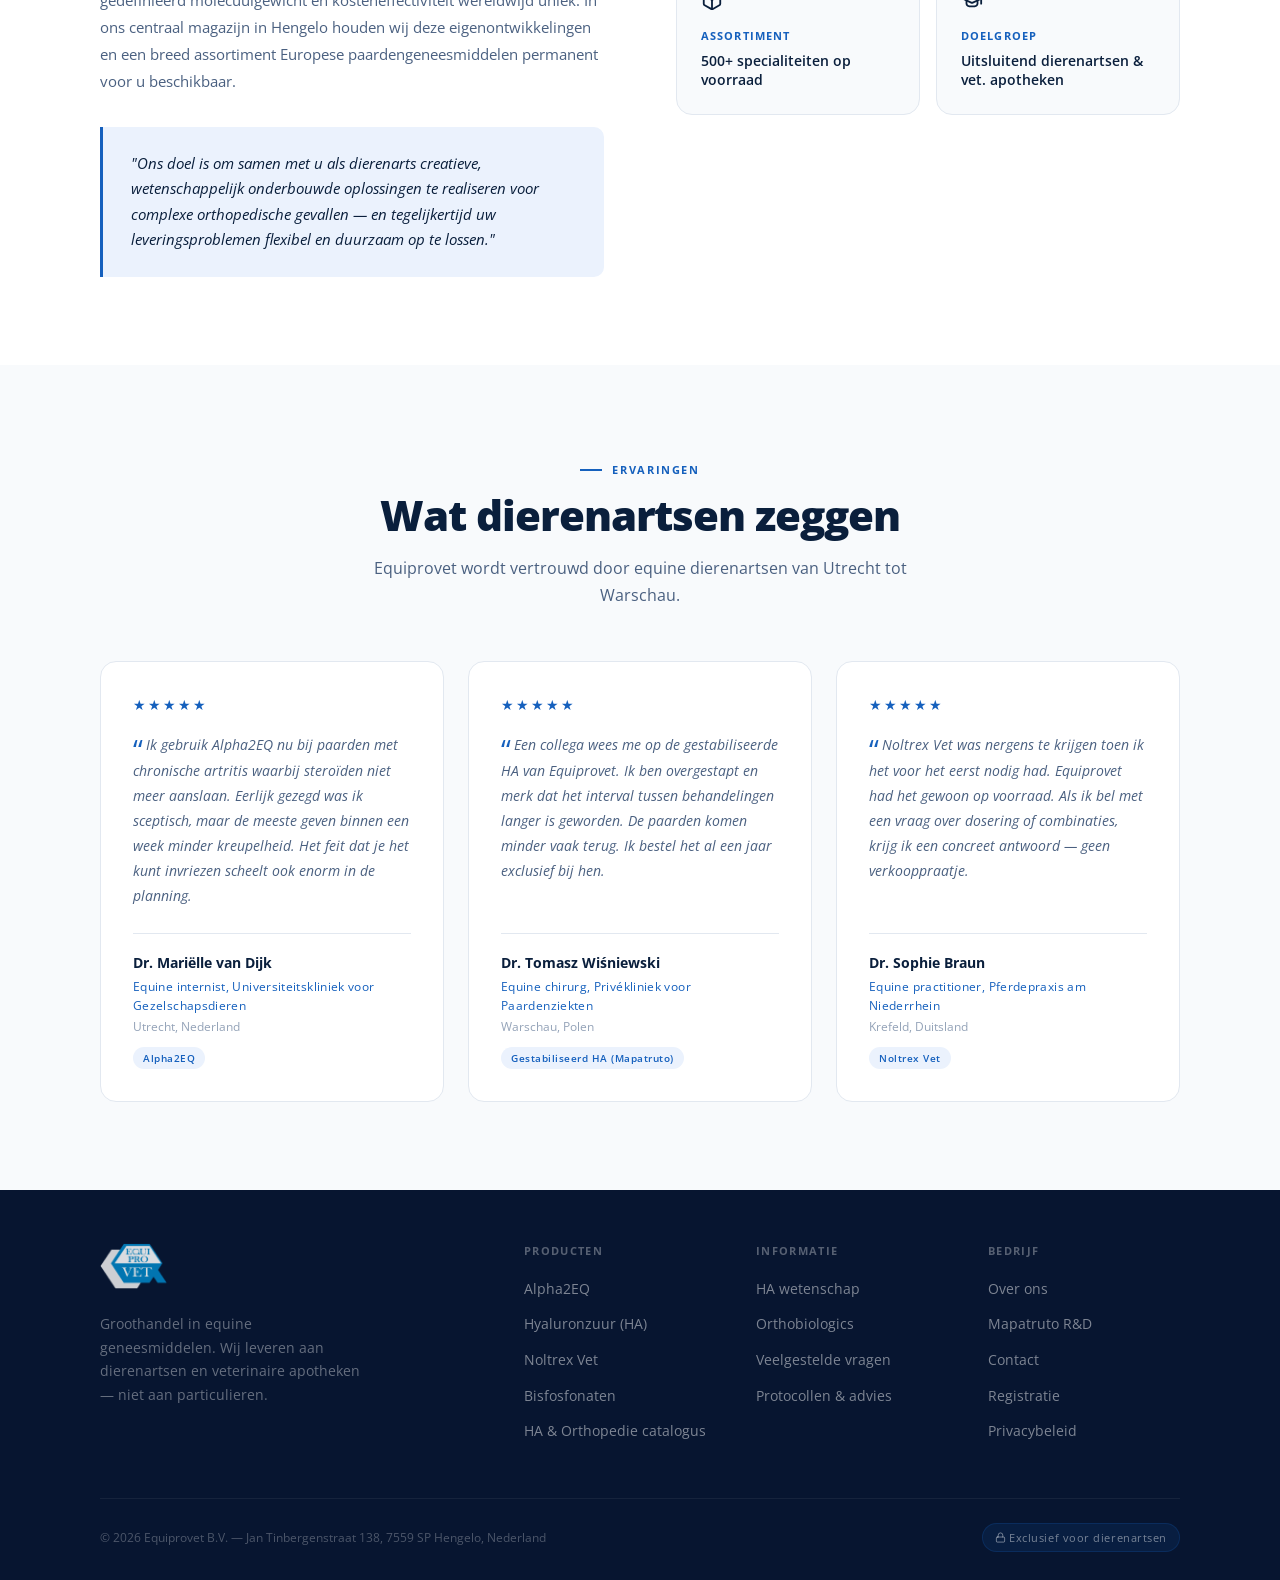
<file: over-ons.html>
<!DOCTYPE html>
<html lang="nl">
<head>
  <meta charset="UTF-8">
  <meta name="viewport" content="width=device-width, initial-scale=1.0">
  <title>Over ons | Equiprovet</title>
  <meta name="description" content="Equiprovet B.V. in Hengelo: veterinaire groothandel gespecialiseerd in equine orthopedie. Dochteronderneming van Mapatruto Holding b.v. Leveringen aan dierenartsen wereldwijd.">
  <meta name="theme-color" content="#1560BD">
  <link rel="canonical" href="https://www.equiprovet.nl/over-ons.html">
  <link rel="icon" type="image/svg+xml" href="/favicon.svg">
  <link rel="icon" type="image/png" sizes="32x32" href="/images/favicon-32.png">
  <link rel="icon" type="image/png" sizes="16x16" href="/images/favicon-16.png">
  <link rel="apple-touch-icon" sizes="180x180" href="/apple-touch-icon.png">
  <link rel="manifest" href="/manifest.json">
  <link rel="preconnect" href="https://fonts.googleapis.com">
  <link rel="preconnect" href="https://fonts.gstatic.com" crossorigin>
  <link href="https://fonts.googleapis.com/css2?family=Open+Sans:wght@300;400;500;600;700;800&display=swap" rel="stylesheet">
  <link rel="stylesheet" href="/css/styles.css">
  <script src="/js/main.js" defer></script>
  <link rel="preload" as="image" href="/images/vet-examination-v2.jpg" fetchpriority="high">
  <link rel="alternate" hreflang="nl" href="https://www.equiprovet.nl/over-ons">
  <link rel="alternate" hreflang="de" href="https://www.equiprovet.nl/de/ueber-uns">
  <link rel="alternate" hreflang="x-default" href="https://www.equiprovet.nl/">
  <meta property="og:type" content="website">
  <meta property="og:site_name" content="Equiprovet">
  <meta property="og:title" content="Over Equiprovet — 40 jaar equine farmaceutische expertise">
  <meta property="og:description" content="Equiprovet B.V. in Hengelo: veterinaire groothandel gespecialiseerd in equine orthopedie. Dochteronderneming van Mapatruto Holding b.v. Leveringen aan dierenartsen wereldwijd.">
  <meta property="og:image" content="https://www.equiprovet.nl/images/hero-horse-leg-v3.jpg">
  <meta property="og:locale" content="nl_NL">
  <meta name="twitter:card" content="summary_large_image">
  <meta name="twitter:title" content="Over Equiprovet — 40 jaar equine farmaceutische expertise">
  <meta name="twitter:description" content="Equiprovet B.V. in Hengelo: veterinaire groothandel gespecialiseerd in equine orthopedie. Dochteronderneming van Mapatruto Holding b.v. Leveringen aan dierenartsen wereldwijd.">
<script type="application/ld+json">
{
  "@context": "https://schema.org",
  "@type": "MedicalOrganization",
  "@id": "https://www.equiprovet.nl/#organization",
  "name": "Equiprovet B.V.",
  "alternateName": "Equiprovet",
  "url": "https://www.equiprovet.nl",
  "logo": "https://www.equiprovet.nl/images/logo.png",
  "description": "Veterinaire groothandel gespecialiseerd in equine orthopaedische farmaceutica. Exclusief leverancier van gestabiliseerd hyaluronzuur (Mapatruto-patent) en Alpha2EQ regeneratieve therapie voor geregistreerde dierenartsen.",
  "medicalSpecialty": "Equine Orthopedics",
  "availableService": [
    {"@type": "MedicalTherapy", "name": "Alpha2EQ — Autologe Alpha-2 Macroglobuline therapie"},
    {"@type": "MedicalTherapy", "name": "Gestabiliseerd Hyaluronzuur — Mapatruto-patent"},
    {"@type": "MedicalTherapy", "name": "Noltrex Vet — Polyacrylamide gewrichtsgel"},
    {"@type": "MedicalTherapy", "name": "Tildren & Osphos — Bisfosfonaten voor navicular"}
  ],
  "knowsAbout": [
    "Equine osteoarthritis", "Intra-articular injection horses",
    "Alpha-2 macroglobulin therapy", "Hyaluronic acid joint injection",
    "Bisphosphonate therapy horses", "Navicular syndrome treatment",
    "Joint disease horses", "Regenerative equine therapy"
  ],
  "address": {
    "@type": "PostalAddress",
    "streetAddress": "Jan Tinbergenstraat 138",
    "addressLocality": "Hengelo",
    "postalCode": "7559 SP",
    "addressCountry": "NL"
  },
  "contactPoint": {
    "@type": "ContactPoint",
    "telephone": "+31-74-259-15-47",
    "contactType": "customer service",
    "availableLanguage": ["Dutch", "German", "English"],
    "hoursAvailable": {"@type": "OpeningHoursSpecification",
      "dayOfWeek": ["Monday","Tuesday","Wednesday","Thursday","Friday"],
      "opens": "08:30", "closes": "17:30"}
  },
  "parentOrganization": {
    "@type": "Organization",
    "name": "Mapatruto Holding B.V.",
    "description": "Innovatieve oplossingen voor dierengezondheid, gespecialiseerd in equine gewrichts- en peesbehandeling en vruchtbaarheid."
  },
  "areaServed": {"@type": "GeoCircle", "geoMidpoint": {"@type":"GeoCoordinates","latitude":52.2666,"longitude":6.7942}, "geoRadius": "5000000"},
  "hasCredential": "Veterinary pharmaceutical wholesaler license NL",
  "slogan": "Wij leveren wat je praktijk echt nodig heeft"
}
</script>
  <script async src="https://www.googletagmanager.com/gtag/js?id=G-H5HKQZB87R"></script>
  <script>
    window.dataLayer = window.dataLayer || [];
    function gtag(){dataLayer.push(arguments);}
    gtag("consent", "default", { analytics_storage: "denied" });
    gtag("js", new Date());
    gtag("config", "G-H5HKQZB87R");
    try { if (localStorage.getItem("cookie-consent") === "accepted") { gtag("consent", "update", { analytics_storage: "granted" }); } } catch(e) {}
  </script>
  <!-- Microsoft Clarity: vervang XXXXXXXXXX met uw project ID -->
  <!-- <script>(function(c,l,a,r,i,t,y){c[a]=c[a]||function(){(c[a].q=c[a].q||[]).push(arguments)};t=l.createElement(r);t.async=1;t.src="https://www.clarity.ms/tag/"+i;y=l.getElementsByTagName(r)[0];y.parentNode.insertBefore(t,y)})(window,document,"clarity","script","XXXXXXXXXX");</script> -->
  <!-- Crisp live chat: vervang XXXXXXXX-XXXX met uw Crisp website ID -->
  <!-- <script>window.$crisp=[];window.CRISP_WEBSITE_ID="XXXXXXXX-XXXX";(function(){d=document;s=d.createElement("script");s.src="https://client.crisp.chat/l.js";s.async=1;d.getElementsByTagName("head")[0].appendChild(s)})();</script> -->
</head>
<body>
<a href="#main-content" class="skip-nav">Ga naar inhoud</a>
<!-- ── SCROLL PROGRESS ── -->
<div id="scroll-progress"></div>

<!-- ── TOPBAR ── -->
<div class="topbar">
  <div class="container topbar-inner">
    <span>Ma–Vr 08:30–17:30</span>
    <a href="tel:+31742591547">074 259 15 47</a>
    <a href="mailto:info@equiprovet.com">info@equiprovet.com</a>
  </div>
</div>

<!-- ── NAV ── -->
<nav>
  <a href="/" class="nav-logo">
    <img src="/images/logo.png" alt="Equiprovet" class="nav-logo-img"><span class="nav-brand">Equiprovet</span>
  </a>
  <div class="nav-links" id="nav-links">
    <a href="/producten.html">Producten</a>
    <a href="/wetenschap.html">Wetenschap</a>
    <a href="/over-ons.html" class="nav-active">Over ons</a>

    <a href="/contact.html">Contact</a>
    <div class="lang-switcher"><a href="/over-ons" class="lang-active">NL</a><a href="/de/ueber-uns">DE</a></div>
    <a href="/contact.html" class="nav-cta">Contact opnemen</a>
  </div>
  <button class="nav-hamburger" id="nav-hamburger" aria-label="Menu">
    <span></span><span></span><span></span>
  </button>
</nav>
<section class="page-hero-section has-bg-image" style="background-image:url('/images/vet-examination-v2.jpg')">
  <div class="container">
    <div class="page-hero-content reveal">
      <div class="page-hero-breadcrumb">
        <a href="/">Home</a>
        <span>›</span>
        <span>Over ons</span>
      </div>
      <div class="section-label">Over Equiprovet</div>
      <h1 class="page-hero-title">Over Equiprovet: meer dan<br><em>40 jaar ervaring</em> in de paardenartsgeneeskunde</h1>
      <p class="page-hero-desc">Uw internationaal actieve specialist-groothandel uit Hengelo – als onderdeel van Mapatruto Holding b.v. combineren wij jarenlange praktijkervaring met eigen onderzoek naar de paardengeneeskunde</p>
    </div>
  </div>
</section>
<!-- ── OVER ONS ── -->
<section class="about-section" id="over-ons">
  <div class="container">
    <div class="about-grid reveal-group">
      <div>
        <div class="section-label">Over Equiprovet</div>
        <h2 class="section-title">Wetenschappelijke expertise en<br>jarenlange praktijkervaring<br><em>op gelijkwaardig niveau</em></h2>
        <p class="about-lead">Equiprovet is geen anonieme grootcatalogus-aanbieder, maar uw gespecialiseerde partner voor hoogontwikkelde equine geneesmiddelen in Nederland en heel Europa. Ons team combineert jarenlange ervaring in de behandeling en verzorging van sportpaarden in alle disciplines. Wij adviseren en beleveren toonaangevende dierenartsen wereldwijd als collega's onder collega's.</p>

        <h3 style="font-size:18px;font-weight:700;color:var(--ink);margin:28px 0 10px;">Mapatruto Holding: innovatie als kern</h3>
        <p class="about-body">Als exclusieve dochteronderneming van Mapatruto Holding b.v. werken wij met producten die voortkomen uit veterinaire praktijkervaring en onderzoek binnen de paardengeneeskunde. Mapatruto ontwikkelt nieuwe therapieën voor de paardenartsgeneeskunde, met een duidelijke focus op gewrichts- en peespathologieën en fertiliteit.</p>

        <h3 style="font-size:18px;font-weight:700;color:var(--ink);margin:28px 0 10px;">Unieke preparaten, betrouwbare beschikbaarheid</h3>
        <p class="about-body">Een mijlpaal van dit onderzoek is de mede-ontwikkeling van onze gestabiliseerde hyaluronzuren. Deze zijn qua klinische efficiëntie, exact gedefinieerd molecuulgewicht en kosteneffectiviteit wereldwijd uniek. In ons centraal magazijn in Hengelo houden wij deze eigenontwikkelingen en een breed assortiment Europese paardengeneesmiddelen permanent voor u beschikbaar.</p>

        <blockquote class="about-mission">
          "Ons doel is om samen met u als dierenarts creatieve, wetenschappelijk onderbouwde oplossingen te realiseren voor complexe orthopedische gevallen — en tegelijkertijd uw leveringsproblemen flexibel en duurzaam op te lossen."
        </blockquote>
      </div>
      <div>
        <div class="about-image-grid reveal-group">
          <div class="about-img tall">
            <picture><source srcset="/images/vet-examination-v2.webp" type="image/webp"><img src="/images/vet-examination-v2.jpg" alt="Dierenarts onderzoekt paard" loading="lazy"></picture>
          </div>
          <div class="about-img">
            <picture><source srcset="/images/equiprovet-warehouse-v2.webp" type="image/webp"><img src="/images/equiprovet-warehouse-v2.jpg" alt="Equiprovet magazijn" loading="lazy"></picture>
          </div>
          <div class="about-img">
            <picture><source srcset="/images/hero-horse-leg-v3.webp" type="image/webp"><img src="/images/hero-horse-leg-v3.jpg" alt="Equine gewrichtsbehandeling" loading="lazy"></picture>
          </div>
        </div>
        <div class="about-cards">
          <div class="about-card"><div class="about-card-icon"><svg class="icon" aria-hidden="true"><use href="/images/icons.svg#i-building-2"></use></svg></div><div class="about-card-title">Locatie</div><div class="about-card-val">Hengelo, Nederland</div></div>
          <div class="about-card"><div class="about-card-icon"><svg class="icon" aria-hidden="true"><use href="/images/icons.svg#i-microscope"></use></svg></div><div class="about-card-title">Moedermaatschappij</div><div class="about-card-val">Mapatruto Holding b.v.</div></div>
          <div class="about-card"><div class="about-card-icon"><svg class="icon" aria-hidden="true"><use href="/images/icons.svg#i-bone"></use></svg></div><div class="about-card-title">Specialisatie</div><div class="about-card-val">Equine orthopedische farmaceutica</div></div>
          <div class="about-card"><div class="about-card-icon"><svg class="icon" aria-hidden="true"><use href="/images/icons.svg#i-globe"></use></svg></div><div class="about-card-title">Bereik</div><div class="about-card-val">EU-distributeur, wereldwijde levering</div></div>
          <div class="about-card"><div class="about-card-icon"><svg class="icon" aria-hidden="true"><use href="/images/icons.svg#i-package"></use></svg></div><div class="about-card-title">Assortiment</div><div class="about-card-val">500+ specialiteiten op voorraad</div></div>
          <div class="about-card"><div class="about-card-icon"><svg class="icon" aria-hidden="true"><use href="/images/icons.svg#i-graduation-cap"></use></svg></div><div class="about-card-title">Doelgroep</div><div class="about-card-val">Uitsluitend dierenartsen &amp; vet. apotheken</div></div>
        </div>
      </div>
    </div>
  </div>
</section>
<!-- ── TESTIMONIALS ── -->
<section class="testimonials-section" id="ervaringen">
  <div class="container">
    <div class="testimonials-header reveal">
      <div class="section-label">Ervaringen</div>
      <h2 class="section-title">Wat dierenartsen zeggen</h2>
      <p class="section-desc" style="margin:0 auto;">Equiprovet wordt vertrouwd door equine dierenartsen van Utrecht tot Warschau.</p>
    </div>
    <div class="testimonials-grid reveal-group">
      <div class="testimonial-card">
        <div class="testimonial-stars">★★★★★</div>
        <p class="testimonial-quote">Ik gebruik Alpha2EQ nu bij paarden met chronische artritis waarbij steroïden niet meer aanslaan. Eerlijk gezegd was ik sceptisch, maar de meeste geven binnen een week minder kreupelheid. Het feit dat je het kunt invriezen scheelt ook enorm in de planning.</p>
        <div class="testimonial-author">
          <div class="ta-name">Dr. Mariëlle van Dijk</div>
          <div class="ta-role">Equine internist, Universiteitskliniek voor Gezelschapsdieren</div>
          <div class="ta-location">Utrecht, Nederland</div>
          <span class="ta-product">Alpha2EQ</span>
        </div>
      </div>
      <div class="testimonial-card">
        <div class="testimonial-stars">★★★★★</div>
        <p class="testimonial-quote">Een collega wees me op de gestabiliseerde HA van Equiprovet. Ik ben overgestapt en merk dat het interval tussen behandelingen langer is geworden. De paarden komen minder vaak terug. Ik bestel het al een jaar exclusief bij hen.</p>
        <div class="testimonial-author">
          <div class="ta-name">Dr. Tomasz Wiśniewski</div>
          <div class="ta-role">Equine chirurg, Privékliniek voor Paardenziekten</div>
          <div class="ta-location">Warschau, Polen</div>
          <span class="ta-product">Gestabiliseerd HA (Mapatruto)</span>
        </div>
      </div>
      <div class="testimonial-card">
        <div class="testimonial-stars">★★★★★</div>
        <p class="testimonial-quote">Noltrex Vet was nergens te krijgen toen ik het voor het eerst nodig had. Equiprovet had het gewoon op voorraad. Als ik bel met een vraag over dosering of combinaties, krijg ik een concreet antwoord — geen verkooppraatje.</p>
        <div class="testimonial-author">
          <div class="ta-name">Dr. Sophie Braun</div>
          <div class="ta-role">Equine practitioner, Pferdepraxis am Niederrhein</div>
          <div class="ta-location">Krefeld, Duitsland</div>
          <span class="ta-product">Noltrex Vet</span>
        </div>
      </div>
    </div>
  </div>
</section>
<!-- ── FOOTER ── -->
<footer>
  <div class="container">
    <div class="footer-grid">
      <div>
        <img src="/images/logo.png" alt="Equiprovet" style="height:48px;width:auto;opacity:0.85;">
        <p class="footer-brand-desc">Groothandel in equine geneesmiddelen. Wij leveren aan dierenartsen en veterinaire apotheken — niet aan particulieren.</p>
      </div>
      <div>
        <div class="footer-col-title">Producten</div>
        <ul class="footer-links">
          <li><a href="/wetenschap.html#alpha2eq">Alpha2EQ</a></li>
          <li><a href="/wetenschap.html">Hyaluronzuur (HA)</a></li>
          <li><a href="/producten.html">Noltrex Vet</a></li>
          <li><a href="/producten.html">Bisfosfonaten</a></li>
          <li><a href="/producten.html#catalogus">HA &amp; Orthopedie catalogus</a></li>
        </ul>
      </div>
      <div>
        <div class="footer-col-title">Informatie</div>
        <ul class="footer-links">
          <li><a href="/wetenschap.html">HA wetenschap</a></li>
          <li><a href="/wetenschap.html#alpha2eq">Orthobiologics</a></li>

          <li><a href="/contact.html#faq">Veelgestelde vragen</a></li>
          <li><a href="/contact.html">Protocollen &amp; advies</a></li>
        </ul>
      </div>
      <div>
        <div class="footer-col-title">Bedrijf</div>
        <ul class="footer-links">
          <li><a href="/over-ons.html">Over ons</a></li>
          <li><a href="/over-ons.html">Mapatruto R&amp;D</a></li>
          <li><a href="/contact.html">Contact</a></li>
          <li><a href="/contact.html">Registratie</a></li>
          <li><a href="#" onclick="openPrivacy(); return false;">Privacybeleid</a></li>
        </ul>
      </div>
    </div>
    <div class="footer-bottom">
      <div class="footer-copyright">© 2026 Equiprovet B.V. — Jan Tinbergenstraat 138, 7559 SP Hengelo, Nederland</div>
      <div class="footer-vet-only"><svg class="icon" aria-hidden="true"><use href="/images/icons.svg#i-lock"></use></svg> Exclusief voor dierenartsen</div>
    </div>
  </div>
</footer>
<!-- ── PRIVACY MODAL ── -->
<div id="privacy-modal" role="dialog" aria-modal="true" aria-label="Privacybeleid">
  <div class="privacy-modal-inner">
    <button class="privacy-modal-close" onclick="closePrivacy()" aria-label="Sluiten"><svg class="icon" aria-hidden="true"><use href="/images/icons.svg#i-x"></use></svg></button>
    <h2>Privacybeleid</h2>
    <p class="privacy-date">Versie 1.0 — maart 2026</p>
    <h3>1. Verwerkingsverantwoordelijke</h3>
    <p>Equiprovet B.V., Jan Tinbergenstraat 138, 7559 SP Hengelo, Nederland. E-mail: info@equiprovet.com</p>
    <h3>2. Welke gegevens verzamelen wij?</h3>
    <p>Wij verwerken persoonsgegevens die u zelf invult via het registratieformulier: naam, praktijknaam, e-mailadres, land en veterinair registratienummer.</p>
    <h3>3. Doel van verwerking</h3>
    <p>Uw gegevens worden gebruikt voor verificatie van uw veterinaire registratie en het aanmaken van een klantaccount. Wij verkopen uw gegevens niet aan derden.</p>
    <h3>4. Rechtsgrondslag</h3>
    <p>Verwerking vindt plaats op basis van uw toestemming (art. 6 lid 1 sub a AVG) en uitvoering van een overeenkomst (art. 6 lid 1 sub b AVG).</p>
    <h3>5. Uw rechten</h3>
    <p>U heeft recht op inzage, rectificatie en gegevenswissing. Stuur een e-mail naar info@equiprovet.com.</p>
    <h3>6. Cookies</h3>
    <p>Equiprovet gebruikt functioneel noodzakelijke cookies en, na uw toestemming, analytische cookies.</p>
  </div>
</div>
<!-- ── COOKIE BANNER ── -->
<div id="cookie-banner" role="dialog" aria-label="Cookiemelding" aria-live="polite">
  <p class="cookie-text">Equiprovet gebruikt functionele en analytische cookies.
    Lees ons <a onclick="openPrivacy()">privacybeleid</a>.</p>
  <div class="cookie-actions">
    <button class="cookie-btn decline" onclick="handleCookie('declined')">Alleen noodzakelijk</button>
    <button class="cookie-btn accept" onclick="handleCookie('accepted')">Akkoord</button>
  </div>
</div>
<script>
(function(){
  const burger = document.getElementById('nav-hamburger');
  const links  = document.getElementById('nav-links');
  if (!burger || !links) return;
  function toggleMenu(force) {
    const open = force !== undefined ? force : !links.classList.contains('open');
    burger.classList.toggle('open', open);
    links.classList.toggle('open', open);
    document.body.style.overflow = open ? 'hidden' : '';
  }
  burger.addEventListener('click', () => toggleMenu());
  links.querySelectorAll('a').forEach(a => a.addEventListener('click', () => toggleMenu(false)));
  document.addEventListener('keydown', e => { if (e.key === 'Escape') toggleMenu(false); });
})();
</script>
<!-- ── STICKY CTA ── -->
<div id="sticky-cta">
  <div class="sticky-cta-text">
    <strong>Dierenarts?</strong> Neem direct contact op voor informatie.
  </div>
  <div class="sticky-cta-actions">
    <a href="tel:+31742591547" class="sticky-cta-tel"><svg class="icon" aria-hidden="true"><use href="/images/icons.svg#i-phone"></use></svg> +31 (0)74 259 15 47</a>
    <a href="/contact.html" class="sticky-cta-btn">Neem contact op →</a>
    <button class="sticky-cta-close" onclick="document.getElementById('sticky-cta').remove()" aria-label="Sluiten"><svg class="icon" aria-hidden="true"><use href="/images/icons.svg#i-x"></use></svg></button>
  </div>
</div>
</body>
</html>
</file>
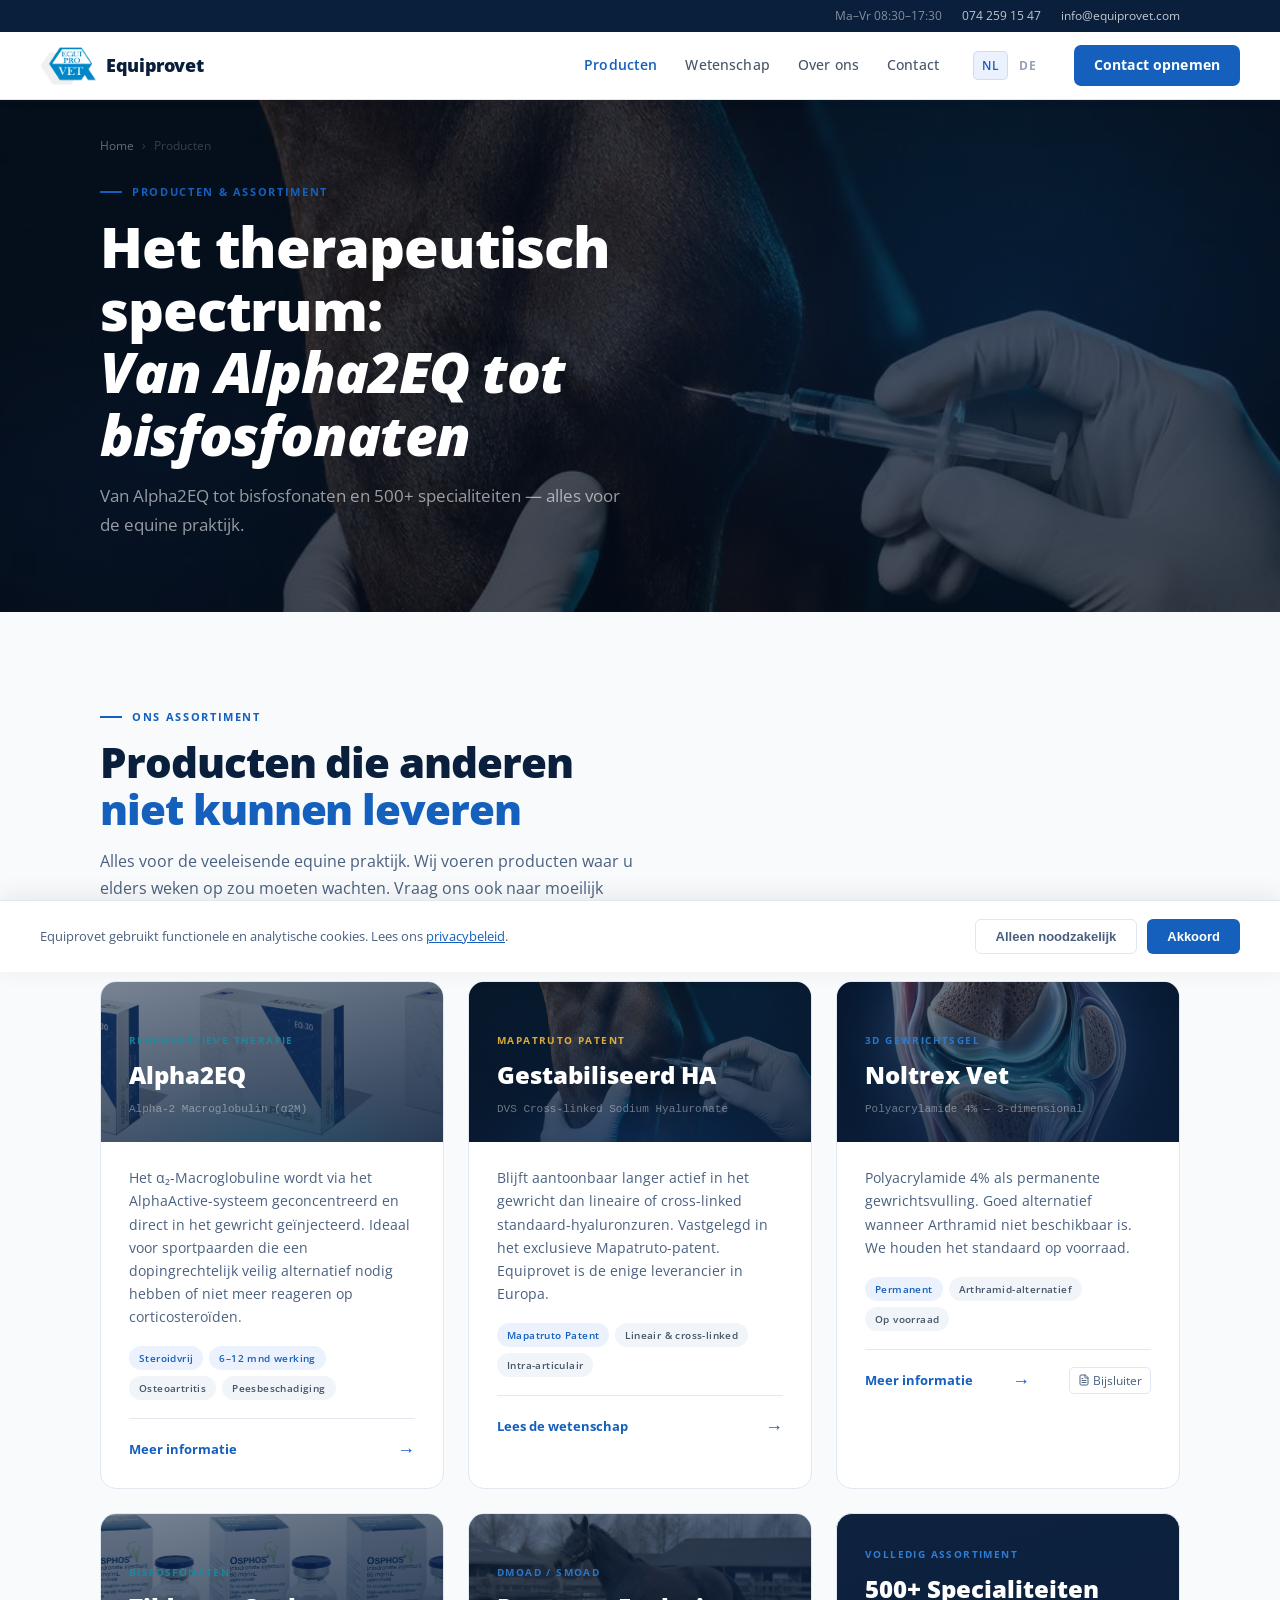
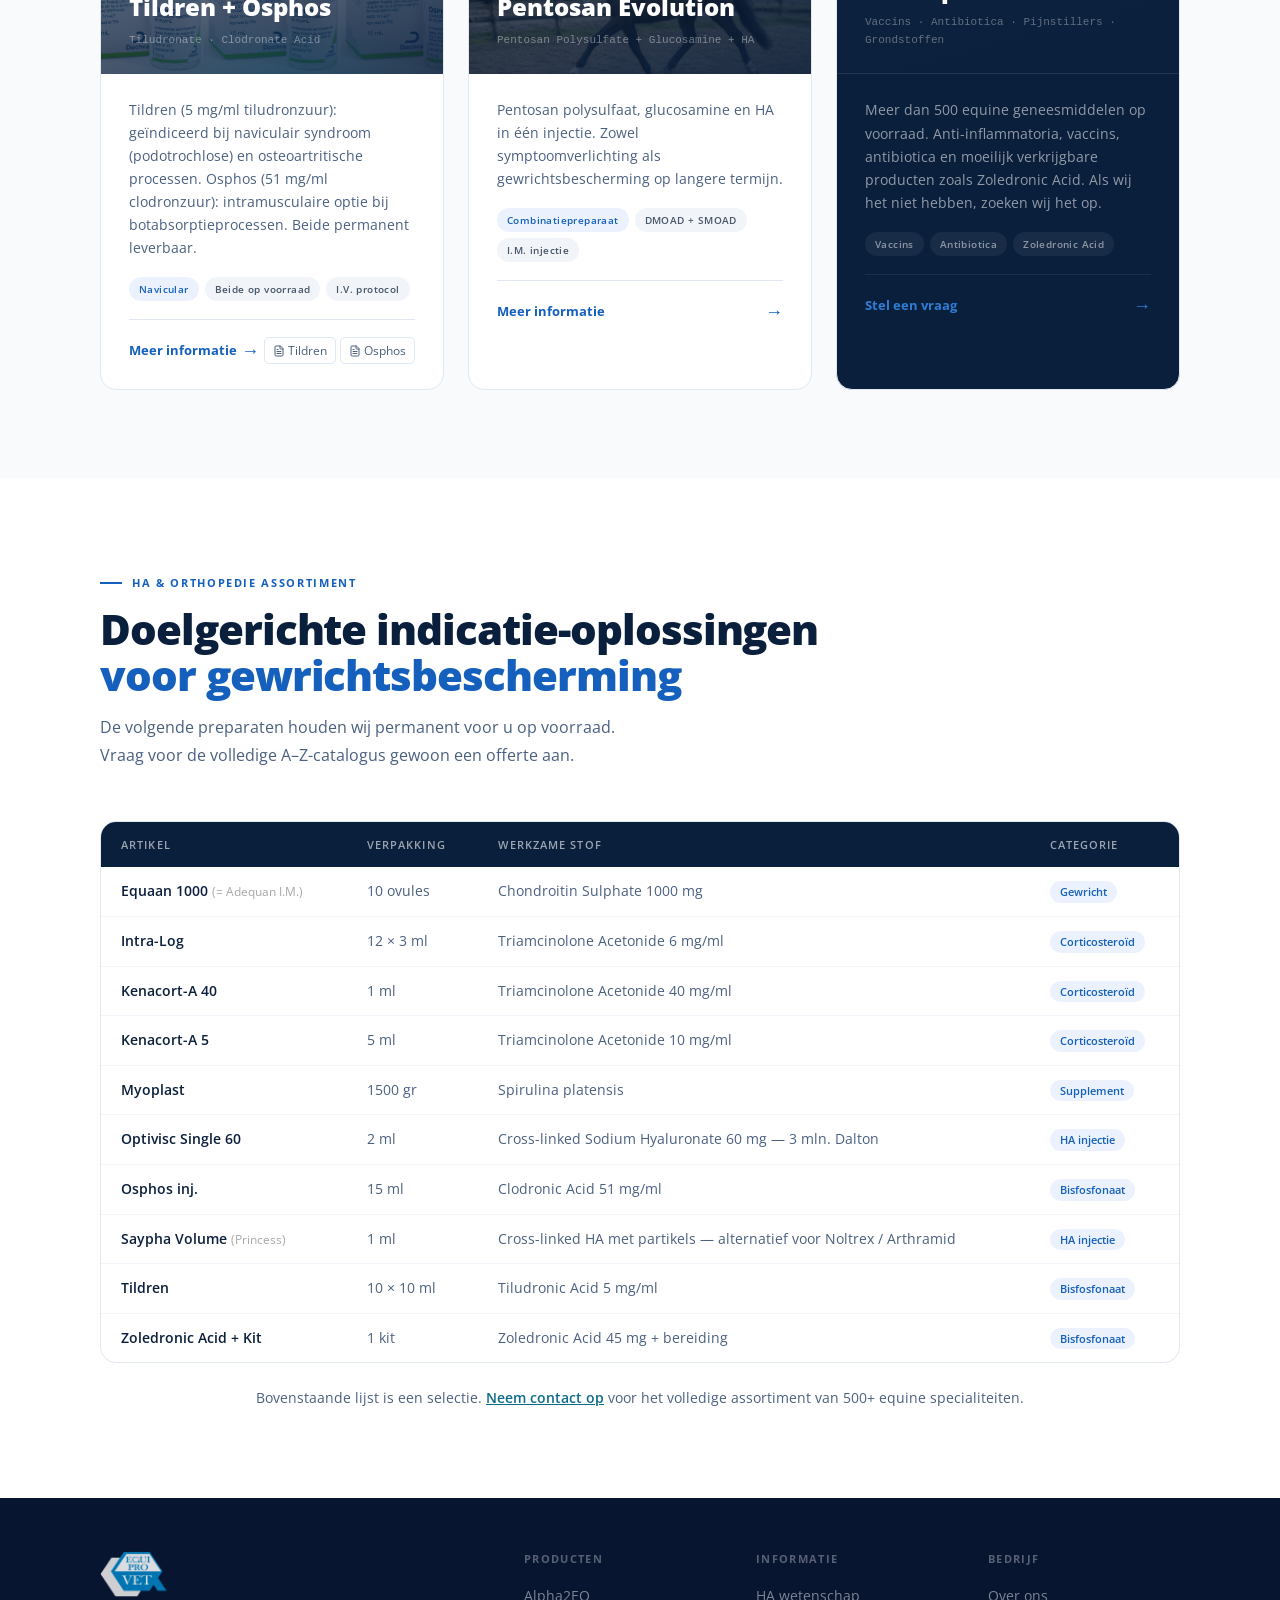
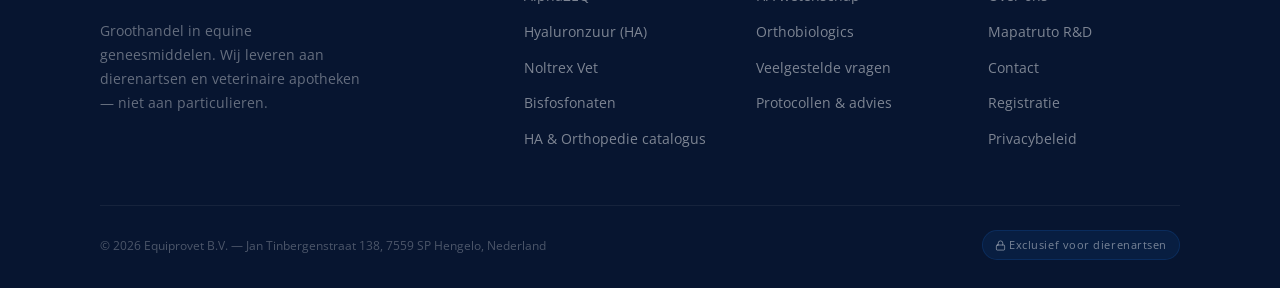
<file: producten.html>
<!DOCTYPE html>
<html lang="nl">
<head>
  <meta charset="UTF-8">
  <meta name="viewport" content="width=device-width, initial-scale=1.0">
  <title>Producten | Equiprovet</title>
  <meta name="description" content="Volledig assortiment equine orthopaedische farmaceutica: Alpha2EQ (regeneratieve therapie), gestabiliseerd HA, Noltrex Vet, bisfosfonaten en 500+ specialiteiten. Direct op voorraad.">
  <meta name="theme-color" content="#1560BD">
  <link rel="canonical" href="https://www.equiprovet.nl/producten.html">
  <link rel="icon" type="image/svg+xml" href="/favicon.svg">
  <link rel="icon" type="image/png" sizes="32x32" href="/images/favicon-32.png">
  <link rel="icon" type="image/png" sizes="16x16" href="/images/favicon-16.png">
  <link rel="apple-touch-icon" sizes="180x180" href="/apple-touch-icon.png">
  <link rel="manifest" href="/manifest.json">
  <link rel="preconnect" href="https://fonts.googleapis.com">
  <link rel="preconnect" href="https://fonts.gstatic.com" crossorigin>
  <link href="https://fonts.googleapis.com/css2?family=Open+Sans:wght@300;400;500;600;700;800&display=swap" rel="stylesheet">
  <link rel="stylesheet" href="/css/styles.css">
  <script src="/js/main.js" defer></script>
  <link rel="preload" as="image" href="/images/ha-injection.jpg" fetchpriority="high">
  <link rel="alternate" hreflang="nl" href="https://www.equiprovet.nl/producten">
  <link rel="alternate" hreflang="de" href="https://www.equiprovet.nl/de/produkte">
  <link rel="alternate" hreflang="x-default" href="https://www.equiprovet.nl/">
  <meta property="og:type" content="website">
  <meta property="og:site_name" content="Equiprovet">
  <meta property="og:title" content="Producten — Equiprovet equine farmaceutica">
  <meta property="og:description" content="Volledig assortiment equine orthopaedische farmaceutica: Alpha2EQ (regeneratieve therapie), gestabiliseerd HA, Noltrex Vet, bisfosfonaten en 500+ specialiteiten. Direct op voorraad.">
  <meta property="og:image" content="https://www.equiprovet.nl/images/hero-horse-leg-v3.jpg">
  <meta property="og:locale" content="nl_NL">
  <meta name="twitter:card" content="summary_large_image">
  <meta name="twitter:title" content="Producten — Equiprovet equine farmaceutica">
  <meta name="twitter:description" content="Volledig assortiment equine orthopaedische farmaceutica: Alpha2EQ (regeneratieve therapie), gestabiliseerd HA, Noltrex Vet, bisfosfonaten en 500+ specialiteiten. Direct op voorraad.">
<script type="application/ld+json">
{
  "@context": "https://schema.org",
  "@type": "MedicalOrganization",
  "@id": "https://www.equiprovet.nl/#organization",
  "name": "Equiprovet B.V.",
  "alternateName": "Equiprovet",
  "url": "https://www.equiprovet.nl",
  "logo": "https://www.equiprovet.nl/images/logo.png",
  "description": "Veterinaire groothandel gespecialiseerd in equine orthopaedische farmaceutica. Exclusief leverancier van gestabiliseerd hyaluronzuur (Mapatruto-patent) en Alpha2EQ regeneratieve therapie voor geregistreerde dierenartsen.",
  "medicalSpecialty": "Equine Orthopedics",
  "availableService": [
    {"@type": "MedicalTherapy", "name": "Alpha2EQ — Autologe Alpha-2 Macroglobuline therapie"},
    {"@type": "MedicalTherapy", "name": "Gestabiliseerd Hyaluronzuur — Mapatruto-patent"},
    {"@type": "MedicalTherapy", "name": "Noltrex Vet — Polyacrylamide gewrichtsgel"},
    {"@type": "MedicalTherapy", "name": "Tildren & Osphos — Bisfosfonaten voor navicular"}
  ],
  "knowsAbout": [
    "Equine osteoarthritis", "Intra-articular injection horses",
    "Alpha-2 macroglobulin therapy", "Hyaluronic acid joint injection",
    "Bisphosphonate therapy horses", "Navicular syndrome treatment",
    "Joint disease horses", "Regenerative equine therapy"
  ],
  "address": {
    "@type": "PostalAddress",
    "streetAddress": "Jan Tinbergenstraat 138",
    "addressLocality": "Hengelo",
    "postalCode": "7559 SP",
    "addressCountry": "NL"
  },
  "contactPoint": {
    "@type": "ContactPoint",
    "telephone": "+31-74-259-15-47",
    "contactType": "customer service",
    "availableLanguage": ["Dutch", "German", "English"],
    "hoursAvailable": {"@type": "OpeningHoursSpecification",
      "dayOfWeek": ["Monday","Tuesday","Wednesday","Thursday","Friday"],
      "opens": "08:30", "closes": "17:30"}
  },
  "parentOrganization": {
    "@type": "Organization",
    "name": "Mapatruto Holding B.V.",
    "description": "Innovatieve oplossingen voor dierengezondheid, gespecialiseerd in equine gewrichts- en peesbehandeling en vruchtbaarheid."
  },
  "areaServed": {"@type": "GeoCircle", "geoMidpoint": {"@type":"GeoCoordinates","latitude":52.2666,"longitude":6.7942}, "geoRadius": "5000000"},
  "hasCredential": "Veterinary pharmaceutical wholesaler license NL",
  "slogan": "Wij leveren wat je praktijk echt nodig heeft"
}
</script>
  <script async src="https://www.googletagmanager.com/gtag/js?id=G-H5HKQZB87R"></script>
  <script>
    window.dataLayer = window.dataLayer || [];
    function gtag(){dataLayer.push(arguments);}
    gtag("consent", "default", { analytics_storage: "denied" });
    gtag("js", new Date());
    gtag("config", "G-H5HKQZB87R");
    try { if (localStorage.getItem("cookie-consent") === "accepted") { gtag("consent", "update", { analytics_storage: "granted" }); } } catch(e) {}
  </script>
  <!-- Microsoft Clarity: vervang XXXXXXXXXX met uw project ID -->
  <!-- <script>(function(c,l,a,r,i,t,y){c[a]=c[a]||function(){(c[a].q=c[a].q||[]).push(arguments)};t=l.createElement(r);t.async=1;t.src="https://www.clarity.ms/tag/"+i;y=l.getElementsByTagName(r)[0];y.parentNode.insertBefore(t,y)})(window,document,"clarity","script","XXXXXXXXXX");</script> -->
  <!-- Crisp live chat: vervang XXXXXXXX-XXXX met uw Crisp website ID -->
  <!-- <script>window.$crisp=[];window.CRISP_WEBSITE_ID="XXXXXXXX-XXXX";(function(){d=document;s=d.createElement("script");s.src="https://client.crisp.chat/l.js";s.async=1;d.getElementsByTagName("head")[0].appendChild(s)})();</script> -->
</head>
<body>
<a href="#main-content" class="skip-nav">Ga naar inhoud</a>
<!-- ── SCROLL PROGRESS ── -->
<div id="scroll-progress"></div>

<!-- ── TOPBAR ── -->
<div class="topbar">
  <div class="container topbar-inner">
    <span>Ma–Vr 08:30–17:30</span>
    <a href="tel:+31742591547">074 259 15 47</a>
    <a href="mailto:info@equiprovet.com">info@equiprovet.com</a>
  </div>
</div>

<!-- ── NAV ── -->
<nav>
  <a href="/" class="nav-logo">
    <img src="/images/logo.png" alt="Equiprovet" class="nav-logo-img"><span class="nav-brand">Equiprovet</span>
  </a>
  <div class="nav-links" id="nav-links">
    <a href="/producten.html" class="nav-active">Producten</a>
    <a href="/wetenschap.html">Wetenschap</a>
    <a href="/over-ons.html">Over ons</a>

    <a href="/contact.html">Contact</a>
    <div class="lang-switcher"><a href="/producten" class="lang-active">NL</a><a href="/de/produkte">DE</a></div>
    <a href="/contact.html" class="nav-cta">Contact opnemen</a>
  </div>
  <button class="nav-hamburger" id="nav-hamburger" aria-label="Menu">
    <span></span><span></span><span></span>
  </button>
</nav>
<section class="page-hero-section has-bg-image" style="background-image:url('/images/ha-injection.jpg')">
  <div class="container">
    <div class="page-hero-content reveal">
      <div class="page-hero-breadcrumb">
        <a href="/">Home</a>
        <span>›</span>
        <span>Producten</span>
      </div>
      <div class="section-label">Producten & assortiment</div>
      <h1 class="page-hero-title">Het therapeutisch spectrum:<br><em>Van Alpha2EQ tot bisfosfonaten</em></h1>
      <p class="page-hero-desc">Van Alpha2EQ tot bisfosfonaten en 500+ specialiteiten — alles voor de equine praktijk.</p>
    </div>
  </div>
</section>
<!-- ── PRODUCTS ── -->
<section class="products-section" id="products">
  <div class="container">
    <div class="section-header">
      <div class="section-label">Ons assortiment</div>
      <h2 class="section-title">Producten die anderen<br><em>niet kunnen leveren</em></h2>
      <p class="section-desc">Alles voor de veeleisende equine praktijk. Wij voeren producten waar u elders weken op zou moeten wachten. Vraag ons ook naar moeilijk verkrijgbare specialiteiten.</p>
    </div>

    <div class="products-grid">

      <!-- Card 1: Alpha2EQ -->
      <div class="product-card">
        <div class="product-card-top img-card teal-card" style="background-image:url('/images/alpha2eq-kit.png');background-size:contain;background-position:center;background-color:#0a1f3c;">
          <div class="product-card-glow"></div>
          <div class="pc-category teal-variant">Regeneratieve therapie</div>
          <div class="pc-name">Alpha2EQ</div>
          <div class="pc-molecule">Alpha-2 Macroglobulin (α2M)</div>
        </div>
        <div class="product-card-body">
          <p class="pc-indication">Het α₂-Macroglobuline wordt via het AlphaActive-systeem geconcentreerd en direct in het gewricht geïnjecteerd. Ideaal voor sportpaarden die een dopingrechtelijk veilig alternatief nodig hebben of niet meer reageren op corticosteroïden.</p>
          <div class="pc-tags">
            <span class="pc-tag highlight">Steroidvrij</span>
            <span class="pc-tag highlight">6–12 mnd werking</span>
            <span class="pc-tag">Osteoartritis</span>
            <span class="pc-tag">Peesbeschadiging</span>
          </div>
          <div class="pc-cta">
            <a href="/wetenschap.html#alpha2eq" class="pc-cta-link">Meer informatie</a>
            <span class="pc-arrow">→</span>
          </div>
        </div>
      </div>

      <!-- Card 2: Gestabiliseerd HA -->
      <div class="product-card">
        <div class="product-card-top img-card gold-card" style="background-image:url('/images/ha-injection.jpg')">
          <div class="product-card-glow"></div>
          <div class="pc-category">Mapatruto Patent</div>
          <div class="pc-name">Gestabiliseerd HA</div>
          <div class="pc-molecule">DVS Cross-linked Sodium Hyaluronate</div>
        </div>
        <div class="product-card-body">
          <p class="pc-indication">Blijft aantoonbaar langer actief in het gewricht dan lineaire of cross-linked standaard-hyaluronzuren. Vastgelegd in het exclusieve Mapatruto-patent. Equiprovet is de enige leverancier in Europa.</p>
          <div class="pc-tags">
            <span class="pc-tag" style="background:#EBF2FD;color:#1560BD;">Mapatruto Patent</span>
            <span class="pc-tag">Lineair &amp; cross-linked</span>
            <span class="pc-tag">Intra-articulair</span>
          </div>
          <div class="pc-cta">
            <a href="/wetenschap.html" class="pc-cta-link">Lees de wetenschap</a>
            <span class="pc-arrow">→</span>
          </div>
        </div>
      </div>

      <!-- Card 3: Noltrex Vet -->
      <div class="product-card">
        <div class="product-card-top img-card" style="background-image:url('/images/noltrex-joint.jpg')">
          <div class="product-card-glow" style="opacity:0.15;"></div>
          <div class="pc-category">3D Gewrichtsgel</div>
          <div class="pc-name">Noltrex Vet</div>
          <div class="pc-molecule">Polyacrylamide 4% — 3-dimensional</div>
        </div>
        <div class="product-card-body">
          <p class="pc-indication">Polyacrylamide 4% als permanente gewrichtsvulling. Goed alternatief wanneer Arthramid niet beschikbaar is. We houden het standaard op voorraad.</p>
          <div class="pc-tags">
            <span class="pc-tag highlight">Permanent</span>
            <span class="pc-tag">Arthramid-alternatief</span>
            <span class="pc-tag">Op voorraad</span>
          </div>
          <div class="pc-cta">
            <a href="/contact.html" class="pc-cta-link">Meer informatie</a>
            <span class="pc-arrow">→</span>
            <a href="https://www.geneesmiddeleninformatiebank.nl/smpc/v110867_spc.pdf" class="pc-bijsluiter" target="_blank" rel="noopener"><svg class="icon" aria-hidden="true"><use href="/images/icons.svg#i-file-text"></use></svg> Bijsluiter</a>
          </div>
        </div>
      </div>

      <!-- Card 4: Bisfosfonaten (Osphos productfoto) -->
      <div class="product-card">
        <div class="product-card-top img-card teal-card" style="background-image:url('/images/osphos-product.jpg');background-size:contain;background-position:center;background-color:#0a1f3c;">
          <div class="product-card-glow"></div>
          <div class="pc-category teal-variant">Bisfosfonaten</div>
          <div class="pc-name">Tildren + Osphos</div>
          <div class="pc-molecule">Tiludronate · Clodronate Acid</div>
        </div>
        <div class="product-card-body">
          <p class="pc-indication">Tildren (5 mg/ml tiludronzuur): geïndiceerd bij naviculair syndroom (podotrochlose) en osteoartritische processen. Osphos (51 mg/ml clodronzuur): intramusculaire optie bij botabsorptieprocessen. Beide permanent leverbaar.</p>
          <div class="pc-tags">
            <span class="pc-tag highlight">Navicular</span>
            <span class="pc-tag">Beide op voorraad</span>
            <span class="pc-tag">I.V. protocol</span>
          </div>
          <div class="pc-cta">
            <a href="/contact.html" class="pc-cta-link">Meer informatie</a>
            <span class="pc-arrow">→</span>
            <a href="https://www.geneesmiddeleninformatiebank.nl/smpc/v10079_spc.pdf" class="pc-bijsluiter" target="_blank" rel="noopener"><svg class="icon" aria-hidden="true"><use href="/images/icons.svg#i-file-text"></use></svg> Tildren</a>
            <a href="https://www.geneesmiddeleninformatiebank.nl/smpc/v115692_spc.pdf" class="pc-bijsluiter" target="_blank" rel="noopener"><svg class="icon" aria-hidden="true"><use href="/images/icons.svg#i-file-text"></use></svg> Osphos</a>
          </div>
        </div>
      </div>

      <!-- Card 5: Pentosan -->
      <div class="product-card">
        <div class="product-card-top img-card" style="background-image:url('/images/horse-dressage-v2.jpg')">
          <div class="product-card-glow" style="opacity:0.12;"></div>
          <div class="pc-category">DMOAD / SMOAD</div>
          <div class="pc-name">Pentosan Evolution</div>
          <div class="pc-molecule">Pentosan Polysulfate + Glucosamine + HA</div>
        </div>
        <div class="product-card-body">
          <p class="pc-indication">Pentosan polysulfaat, glucosamine en HA in één injectie. Zowel symptoomverlichting als gewrichtsbescherming op langere termijn.</p>
          <div class="pc-tags">
            <span class="pc-tag highlight">Combinatiepreparaat</span>
            <span class="pc-tag">DMOAD + SMOAD</span>
            <span class="pc-tag">I.M. injectie</span>
          </div>
          <div class="pc-cta">
            <a href="/contact.html" class="pc-cta-link">Meer informatie</a>
            <span class="pc-arrow">→</span>
          </div>
        </div>
      </div>

      <!-- Card 6: Grondstoffen / Custom -->
      <div class="product-card" style="background:var(--ink);">
        <div class="product-card-top" style="background:rgba(255,255,255,0.03);border-bottom:1px solid rgba(255,255,255,0.07);">
          <div class="pc-category" style="color:var(--gold-light);">Volledig assortiment</div>
          <div class="pc-name" style="color:#fff;">500+ Specialiteiten</div>
          <div class="pc-molecule" style="color:rgba(255,255,255,0.35);">Vaccins · Antibiotica · Pijnstillers · Grondstoffen</div>
        </div>
        <div class="product-card-body" style="background:transparent;">
          <p class="pc-indication" style="color:rgba(255,255,255,0.55);">Meer dan 500 equine geneesmiddelen op voorraad. Anti-inflammatoria, vaccins, antibiotica en moeilijk verkrijgbare producten zoals Zoledronic Acid. Als wij het niet hebben, zoeken wij het op.</p>
          <div class="pc-tags">
            <span class="pc-tag" style="background:rgba(255,255,255,0.06);color:rgba(255,255,255,0.5);">Vaccins</span>
            <span class="pc-tag" style="background:rgba(255,255,255,0.06);color:rgba(255,255,255,0.5);">Antibiotica</span>
            <span class="pc-tag" style="background:rgba(255,255,255,0.06);color:rgba(255,255,255,0.5);">Zoledronic Acid</span>
          </div>
          <div class="pc-cta" style="border-top-color:rgba(255,255,255,0.07);">
            <a href="/contact.html" class="pc-cta-link" style="color:var(--gold-light);">Stel een vraag</a>
            <span class="pc-arrow" style="color:var(--gold-light);">→</span>
          </div>
        </div>
      </div>

    </div>
  </div>
</section>
<!-- ── PRODUCT CATALOGUS ── -->
<section class="catalog-section" id="catalogus">
  <div class="container">
    <div class="section-header reveal">
      <div class="section-label">HA &amp; Orthopedie assortiment</div>
      <h2 class="section-title">Doelgerichte indicatie-oplossingen<br><em>voor gewrichtsbescherming</em></h2>
      <p class="section-desc">De volgende preparaten houden wij permanent voor u op voorraad. Vraag voor de volledige A–Z-catalogus gewoon een offerte aan.</p>
    </div>
    <div class="catalog-table-wrap reveal">
      <table class="catalog-table">
        <thead>
          <tr>
            <th>Artikel</th>
            <th>Verpakking</th>
            <th>Werkzame stof</th>
            <th>Categorie</th>
          </tr>
        </thead>
        <tbody>
          <tr>
            <td>Equaan 1000 <span style="color:rgba(0,0,0,0.35);font-weight:400;font-size:12px;">(= Adequan I.M.)</span></td>
            <td>10 ovules</td>
            <td>Chondroitin Sulphate 1000 mg</td>
            <td><span class="cat-badge">Gewricht</span></td>
          </tr>
          <tr>
            <td>Intra-Log</td>
            <td>12 × 3 ml</td>
            <td>Triamcinolone Acetonide 6 mg/ml</td>
            <td><span class="cat-badge">Corticosteroïd</span></td>
          </tr>
          <tr>
            <td>Kenacort-A 40</td>
            <td>1 ml</td>
            <td>Triamcinolone Acetonide 40 mg/ml</td>
            <td><span class="cat-badge">Corticosteroïd</span></td>
          </tr>
          <tr>
            <td>Kenacort-A 5</td>
            <td>5 ml</td>
            <td>Triamcinolone Acetonide 10 mg/ml</td>
            <td><span class="cat-badge">Corticosteroïd</span></td>
          </tr>
          <tr>
            <td>Myoplast</td>
            <td>1500 gr</td>
            <td>Spirulina platensis</td>
            <td><span class="cat-badge">Supplement</span></td>
          </tr>
          <tr>
            <td>Optivisc Single 60</td>
            <td>2 ml</td>
            <td>Cross-linked Sodium Hyaluronate 60 mg — 3 mln. Dalton</td>
            <td><span class="cat-badge">HA injectie</span></td>
          </tr>
          <tr>
            <td>Osphos inj.</td>
            <td>15 ml</td>
            <td>Clodronic Acid 51 mg/ml</td>
            <td><span class="cat-badge">Bisfosfonaat</span></td>
          </tr>
          <tr>
            <td>Saypha Volume <span style="color:rgba(0,0,0,0.35);font-weight:400;font-size:12px;">(Princess)</span></td>
            <td>1 ml</td>
            <td>Cross-linked HA met partikels — alternatief voor Noltrex / Arthramid</td>
            <td><span class="cat-badge">HA injectie</span></td>
          </tr>
          <tr>
            <td>Tildren</td>
            <td>10 × 10 ml</td>
            <td>Tiludronic Acid 5 mg/ml</td>
            <td><span class="cat-badge">Bisfosfonaat</span></td>
          </tr>
          <tr>
            <td>Zoledronic Acid + Kit</td>
            <td>1 kit</td>
            <td>Zoledronic Acid 45 mg + bereiding</td>
            <td><span class="cat-badge">Bisfosfonaat</span></td>
          </tr>
        </tbody>
      </table>
    </div>
    <p class="reveal" style="margin-top:24px;font-size:14px;color:var(--ink-soft);text-align:center;">Bovenstaande lijst is een selectie. <a href="/contact.html" style="color:var(--teal);font-weight:600;">Neem contact op</a> voor het volledige assortiment van 500+ equine specialiteiten.</p>
  </div>
</section>
<!-- ── FOOTER ── -->
<footer>
  <div class="container">
    <div class="footer-grid">
      <div>
        <img src="/images/logo.png" alt="Equiprovet" style="height:48px;width:auto;opacity:0.85;">
        <p class="footer-brand-desc">Groothandel in equine geneesmiddelen. Wij leveren aan dierenartsen en veterinaire apotheken — niet aan particulieren.</p>
      </div>
      <div>
        <div class="footer-col-title">Producten</div>
        <ul class="footer-links">
          <li><a href="/wetenschap.html#alpha2eq">Alpha2EQ</a></li>
          <li><a href="/wetenschap.html">Hyaluronzuur (HA)</a></li>
          <li><a href="/producten.html">Noltrex Vet</a></li>
          <li><a href="/producten.html">Bisfosfonaten</a></li>
          <li><a href="/producten.html#catalogus">HA &amp; Orthopedie catalogus</a></li>
        </ul>
      </div>
      <div>
        <div class="footer-col-title">Informatie</div>
        <ul class="footer-links">
          <li><a href="/wetenschap.html">HA wetenschap</a></li>
          <li><a href="/wetenschap.html#alpha2eq">Orthobiologics</a></li>

          <li><a href="/contact.html#faq">Veelgestelde vragen</a></li>
          <li><a href="/contact.html">Protocollen &amp; advies</a></li>
        </ul>
      </div>
      <div>
        <div class="footer-col-title">Bedrijf</div>
        <ul class="footer-links">
          <li><a href="/over-ons.html">Over ons</a></li>
          <li><a href="/over-ons.html">Mapatruto R&amp;D</a></li>
          <li><a href="/contact.html">Contact</a></li>
          <li><a href="/contact.html">Registratie</a></li>
          <li><a href="#" onclick="openPrivacy(); return false;">Privacybeleid</a></li>
        </ul>
      </div>
    </div>
    <div class="footer-bottom">
      <div class="footer-copyright">© 2026 Equiprovet B.V. — Jan Tinbergenstraat 138, 7559 SP Hengelo, Nederland</div>
      <div class="footer-vet-only"><svg class="icon" aria-hidden="true"><use href="/images/icons.svg#i-lock"></use></svg> Exclusief voor dierenartsen</div>
    </div>
  </div>
</footer>
<!-- ── PRIVACY MODAL ── -->
<div id="privacy-modal" role="dialog" aria-modal="true" aria-label="Privacybeleid">
  <div class="privacy-modal-inner">
    <button class="privacy-modal-close" onclick="closePrivacy()" aria-label="Sluiten"><svg class="icon" aria-hidden="true"><use href="/images/icons.svg#i-x"></use></svg></button>
    <h2>Privacybeleid</h2>
    <p class="privacy-date">Versie 1.0 — maart 2026</p>
    <h3>1. Verwerkingsverantwoordelijke</h3>
    <p>Equiprovet B.V., Jan Tinbergenstraat 138, 7559 SP Hengelo, Nederland. E-mail: info@equiprovet.com</p>
    <h3>2. Welke gegevens verzamelen wij?</h3>
    <p>Wij verwerken persoonsgegevens die u zelf invult via het registratieformulier: naam, praktijknaam, e-mailadres, land en veterinair registratienummer.</p>
    <h3>3. Doel van verwerking</h3>
    <p>Uw gegevens worden gebruikt voor verificatie van uw veterinaire registratie en het aanmaken van een klantaccount. Wij verkopen uw gegevens niet aan derden.</p>
    <h3>4. Rechtsgrondslag</h3>
    <p>Verwerking vindt plaats op basis van uw toestemming (art. 6 lid 1 sub a AVG) en uitvoering van een overeenkomst (art. 6 lid 1 sub b AVG).</p>
    <h3>5. Uw rechten</h3>
    <p>U heeft recht op inzage, rectificatie en gegevenswissing. Stuur een e-mail naar info@equiprovet.com.</p>
    <h3>6. Cookies</h3>
    <p>Equiprovet gebruikt functioneel noodzakelijke cookies en, na uw toestemming, analytische cookies.</p>
  </div>
</div>
<!-- ── COOKIE BANNER ── -->
<div id="cookie-banner" role="dialog" aria-label="Cookiemelding" aria-live="polite">
  <p class="cookie-text">Equiprovet gebruikt functionele en analytische cookies.
    Lees ons <a onclick="openPrivacy()">privacybeleid</a>.</p>
  <div class="cookie-actions">
    <button class="cookie-btn decline" onclick="handleCookie('declined')">Alleen noodzakelijk</button>
    <button class="cookie-btn accept" onclick="handleCookie('accepted')">Akkoord</button>
  </div>
</div>
<script>
(function(){
  const burger = document.getElementById('nav-hamburger');
  const links  = document.getElementById('nav-links');
  if (!burger || !links) return;
  function toggleMenu(force) {
    const open = force !== undefined ? force : !links.classList.contains('open');
    burger.classList.toggle('open', open);
    links.classList.toggle('open', open);
    document.body.style.overflow = open ? 'hidden' : '';
  }
  burger.addEventListener('click', () => toggleMenu());
  links.querySelectorAll('a').forEach(a => a.addEventListener('click', () => toggleMenu(false)));
  document.addEventListener('keydown', e => { if (e.key === 'Escape') toggleMenu(false); });
})();
</script>
<!-- ── STICKY CTA ── -->
<div id="sticky-cta">
  <div class="sticky-cta-text">
    <strong>Dierenarts?</strong> Neem direct contact op voor informatie.
  </div>
  <div class="sticky-cta-actions">
    <a href="tel:+31742591547" class="sticky-cta-tel"><svg class="icon" aria-hidden="true"><use href="/images/icons.svg#i-phone"></use></svg> +31 (0)74 259 15 47</a>
    <a href="/contact.html" class="sticky-cta-btn">Neem contact op →</a>
    <button class="sticky-cta-close" onclick="document.getElementById('sticky-cta').remove()" aria-label="Sluiten"><svg class="icon" aria-hidden="true"><use href="/images/icons.svg#i-x"></use></svg></button>
  </div>
</div>
</body>
</html>
</file>
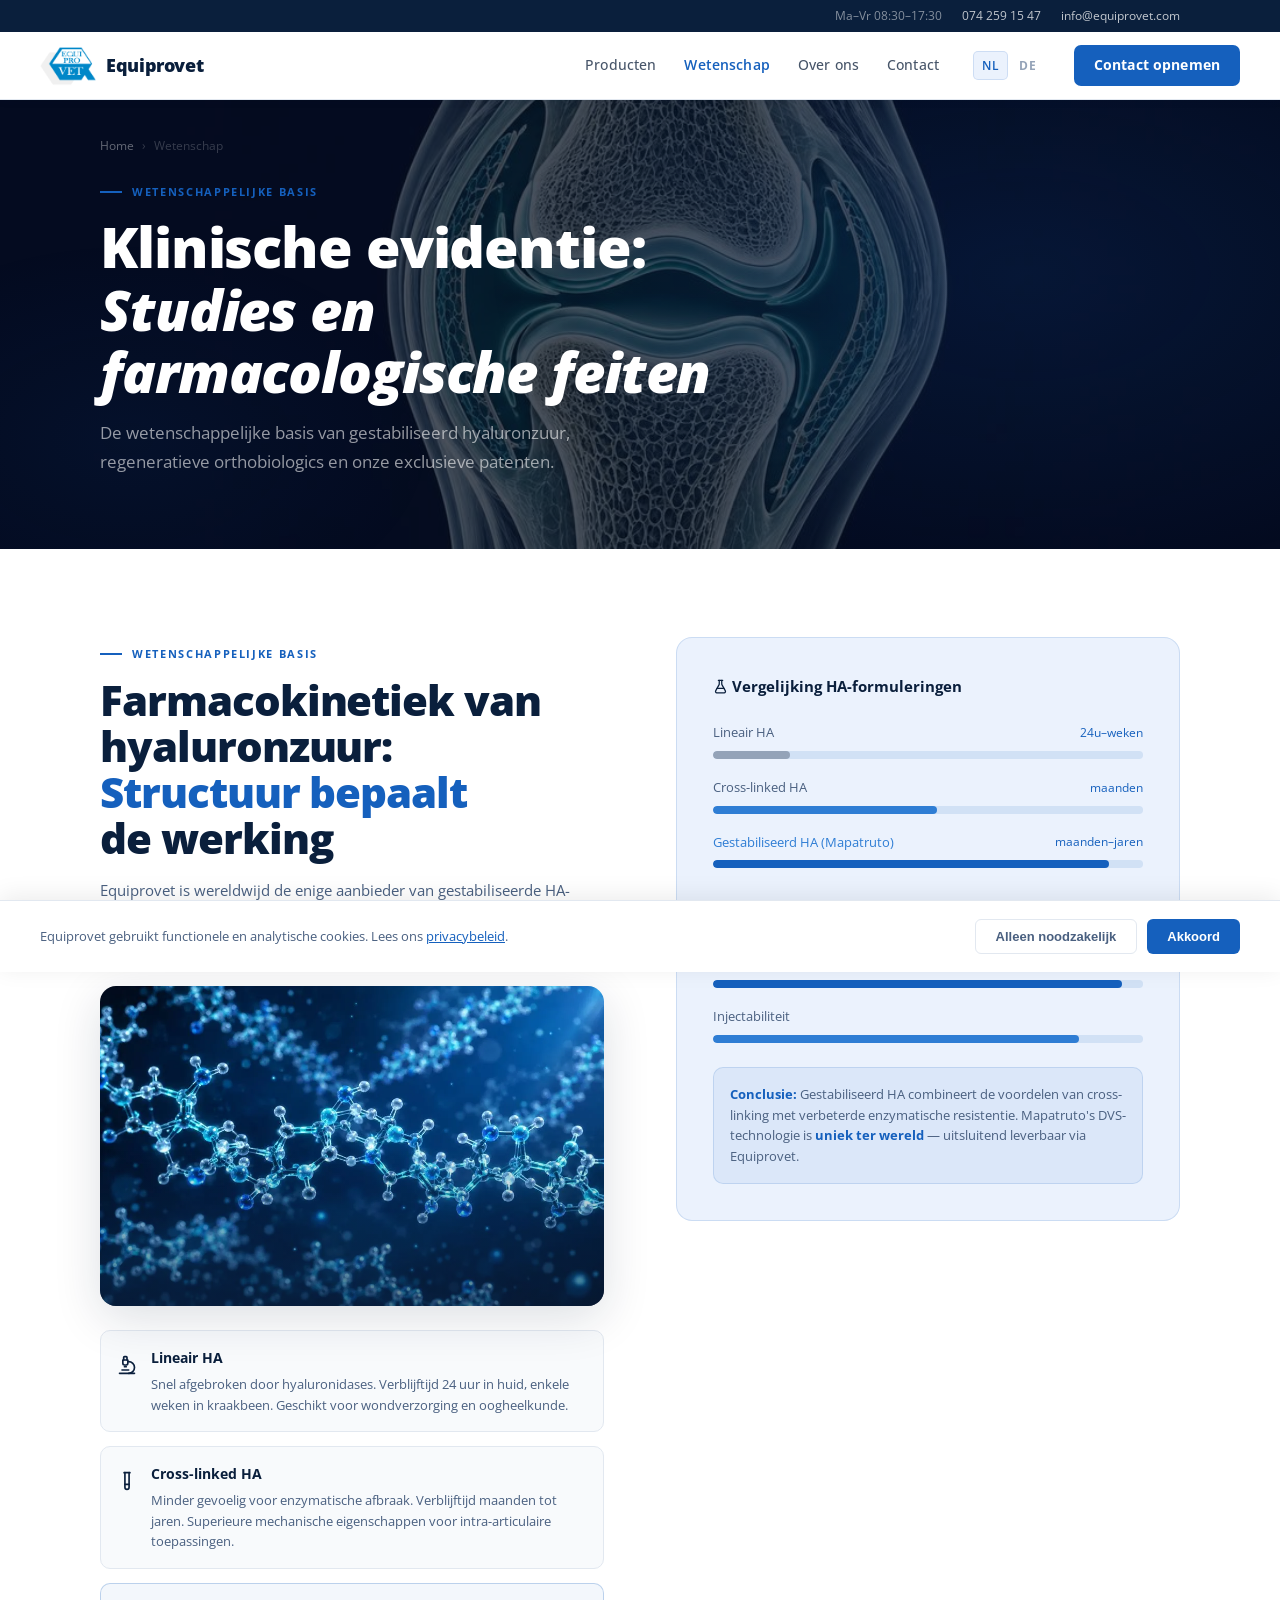
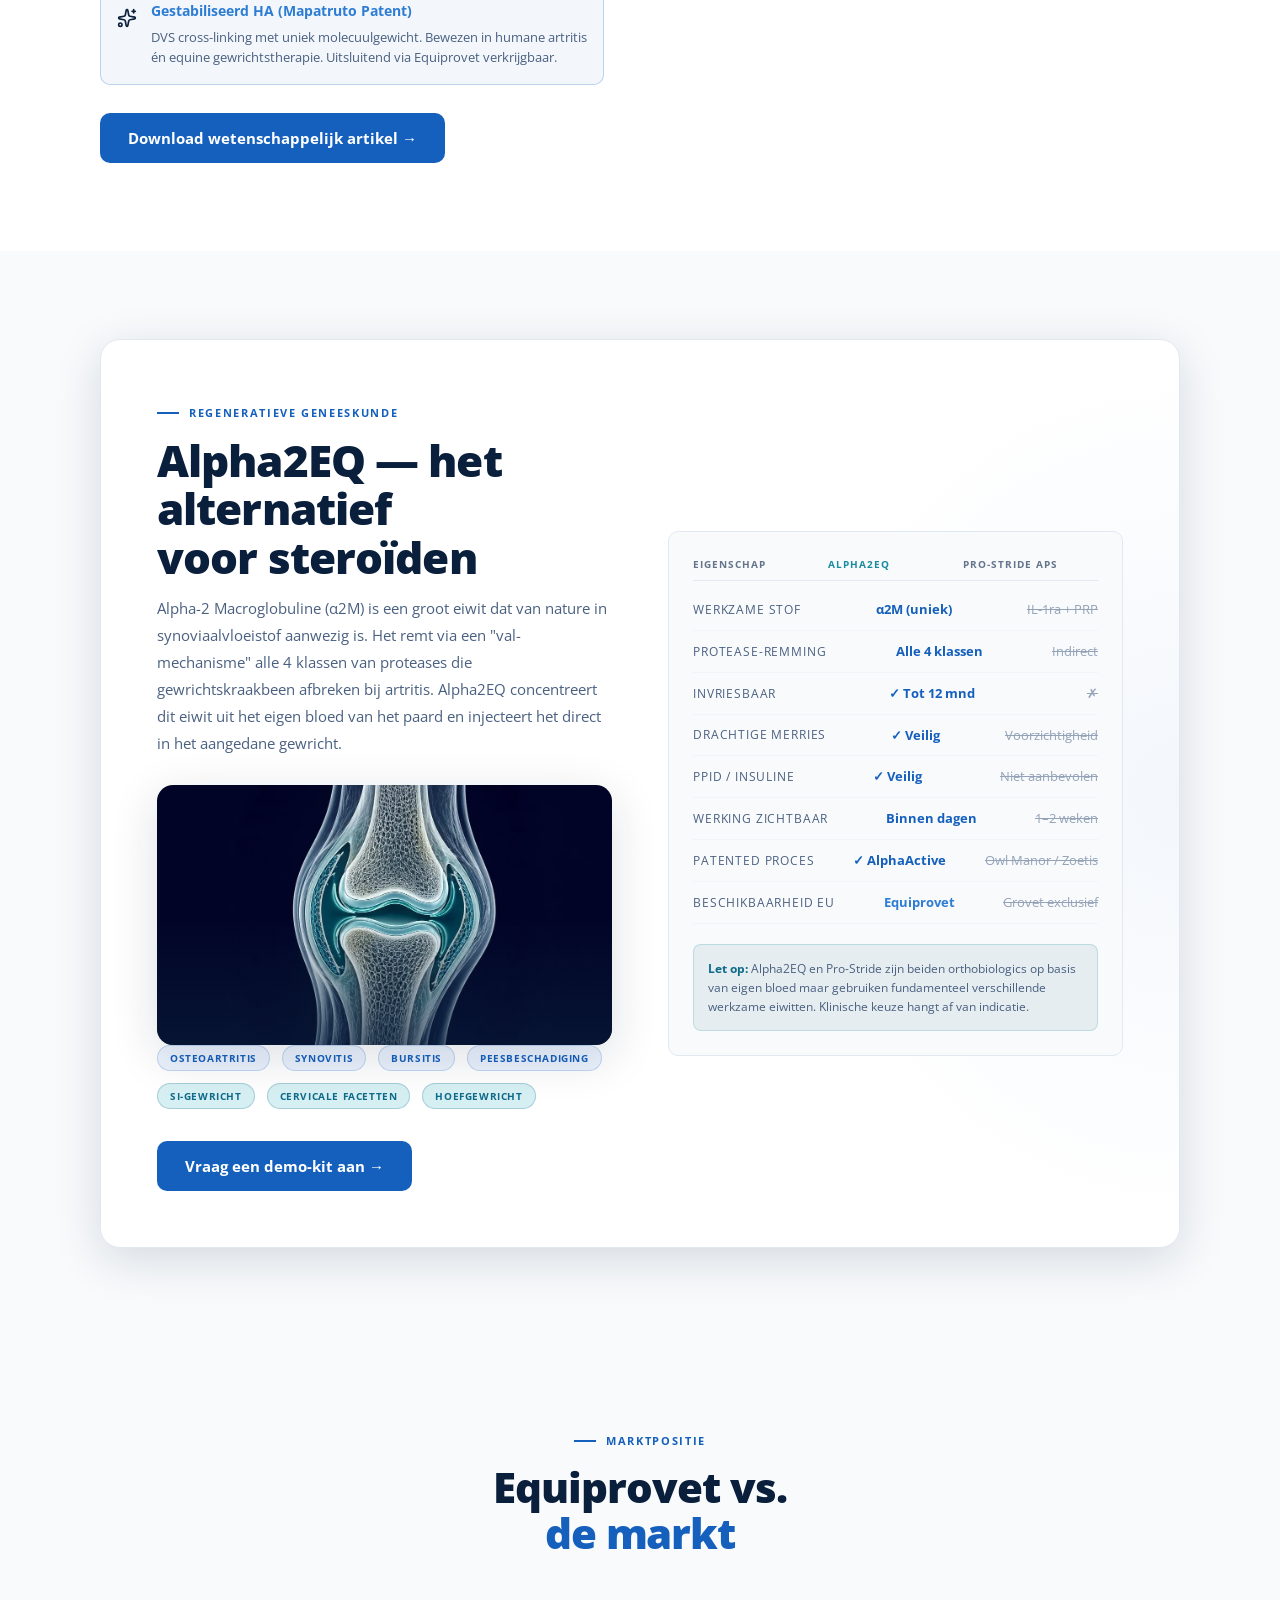
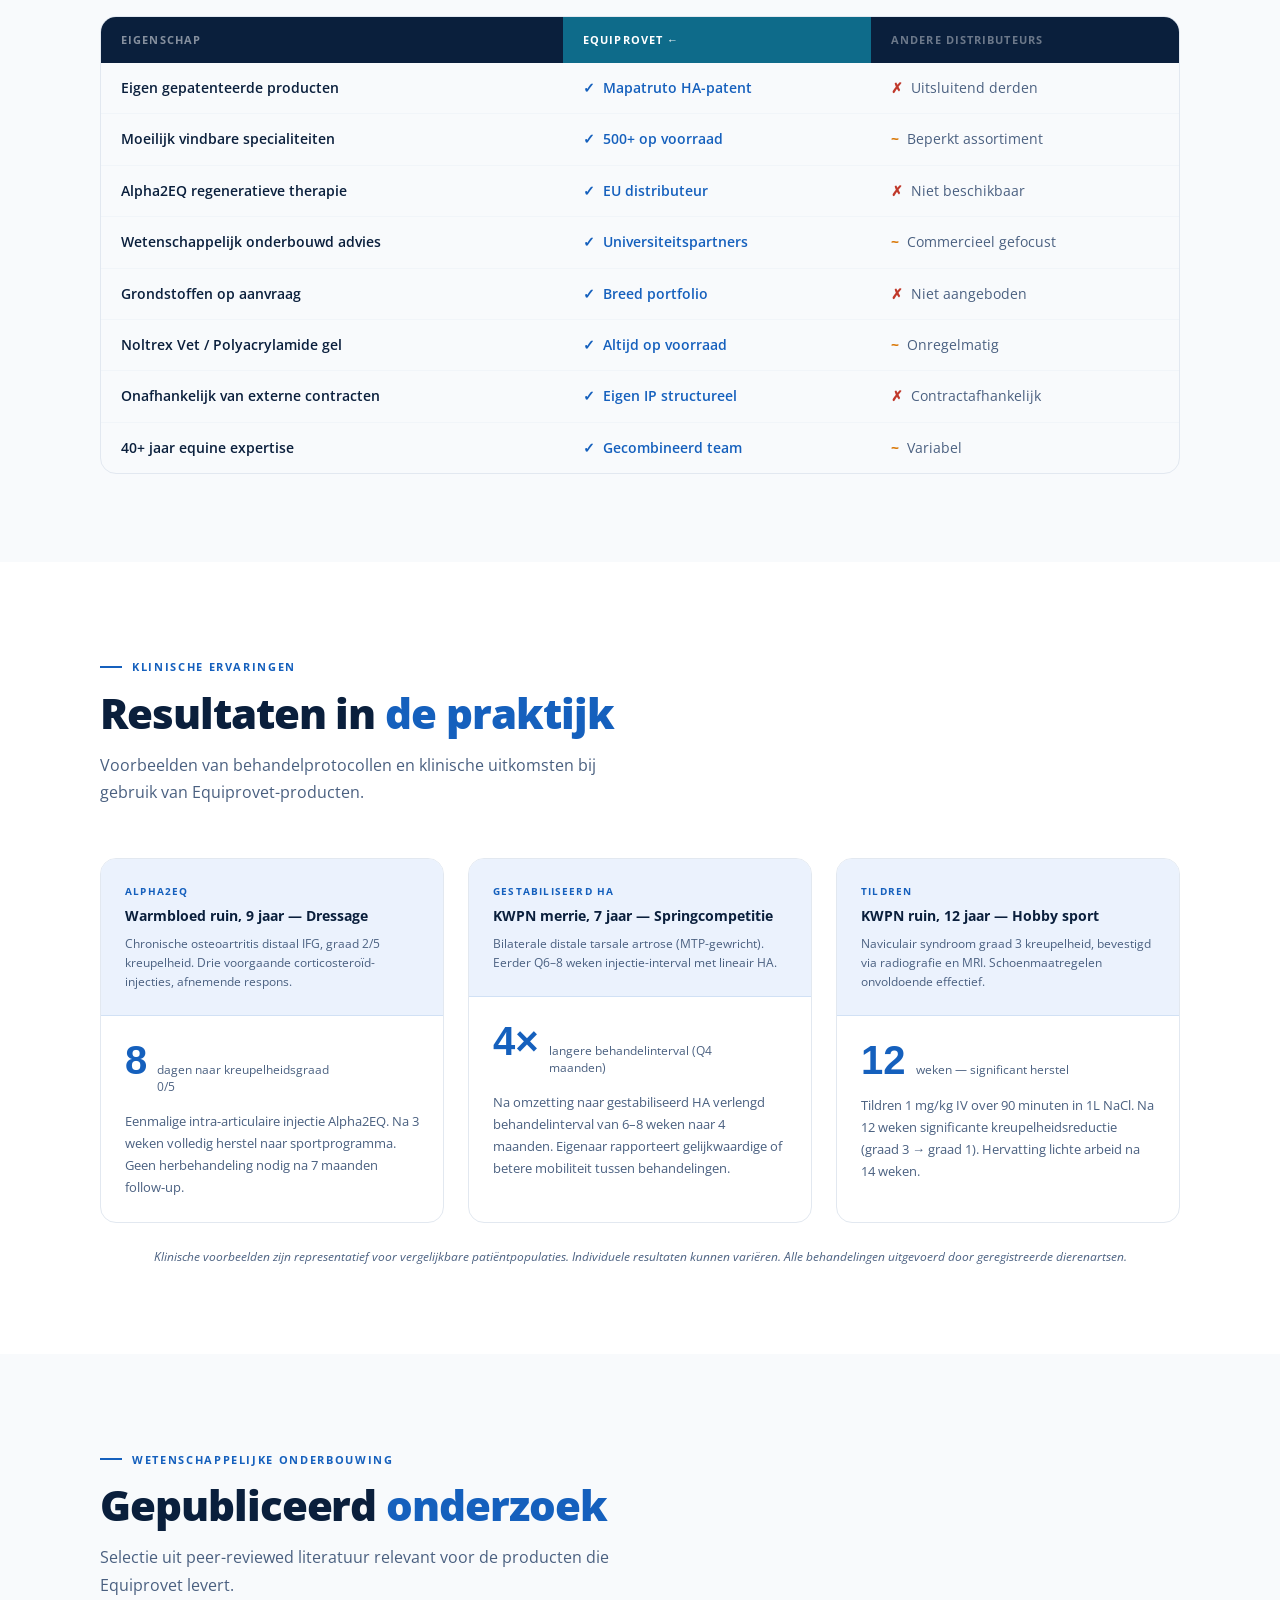
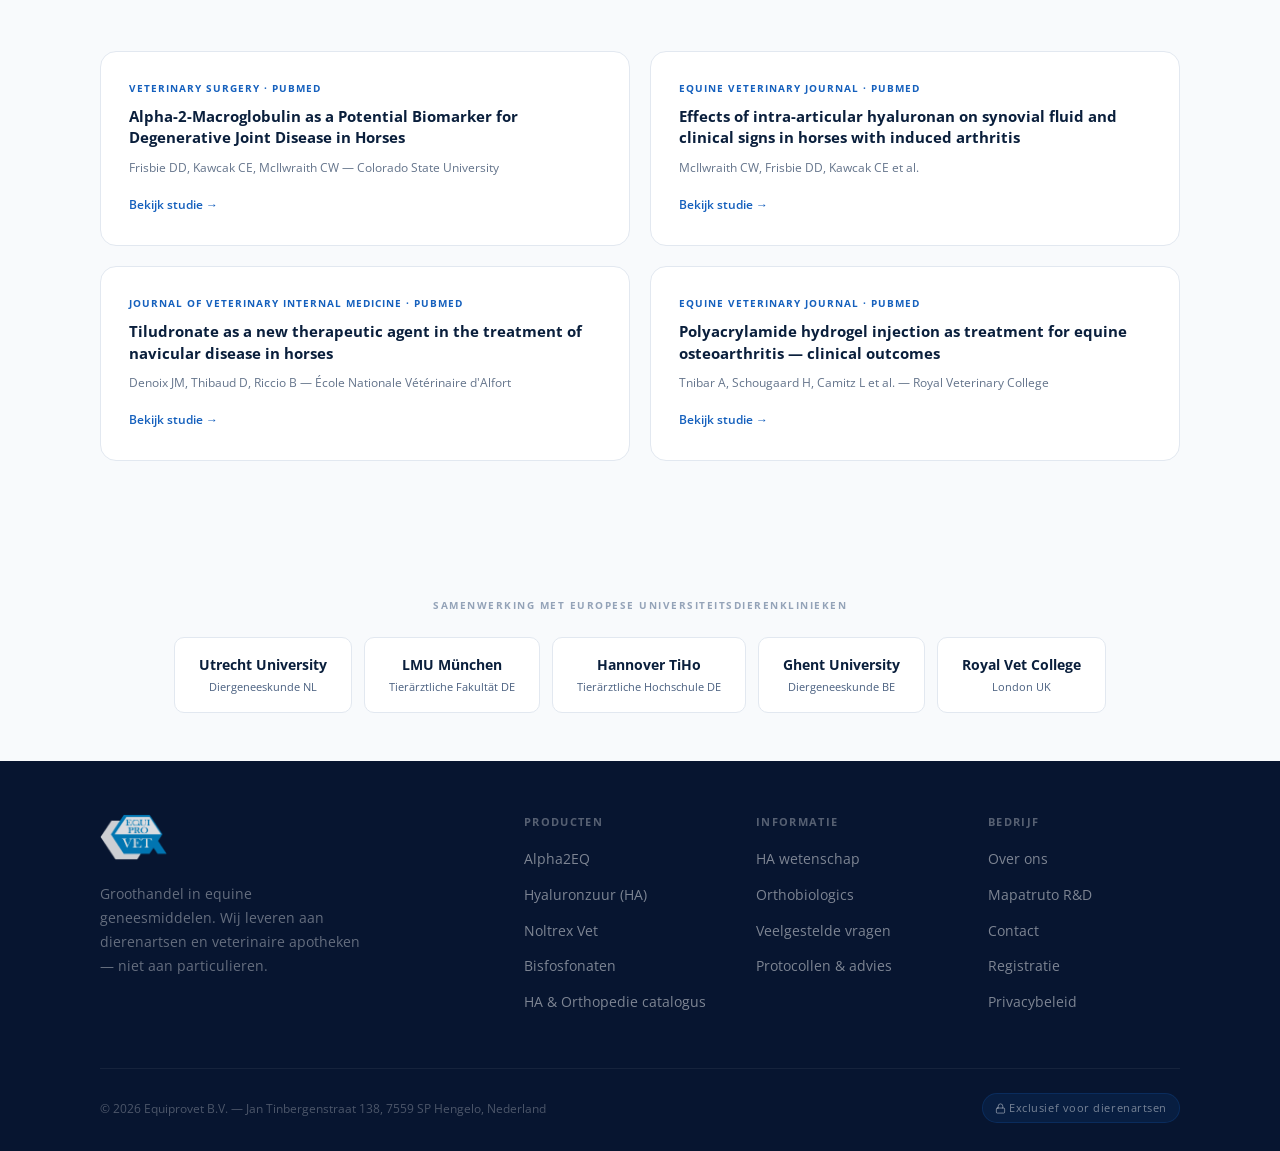
<file: wetenschap.html>
<!DOCTYPE html>
<html lang="nl">
<head>
  <meta charset="UTF-8">
  <meta name="viewport" content="width=device-width, initial-scale=1.0">
  <title>Wetenschap | Equiprovet</title>
  <meta name="description" content="Wetenschappelijke uitleg van gestabiliseerd HA (Mapatruto-patent), Alpha2EQ regeneratieve therapie en de vergelijking met andere gewrichtsbehandelingen voor paarden.">
  <meta name="theme-color" content="#1560BD">
  <link rel="canonical" href="https://www.equiprovet.nl/wetenschap.html">
  <link rel="icon" type="image/svg+xml" href="/favicon.svg">
  <link rel="icon" type="image/png" sizes="32x32" href="/images/favicon-32.png">
  <link rel="icon" type="image/png" sizes="16x16" href="/images/favicon-16.png">
  <link rel="apple-touch-icon" sizes="180x180" href="/apple-touch-icon.png">
  <link rel="manifest" href="/manifest.json">
  <link rel="preconnect" href="https://fonts.googleapis.com">
  <link rel="preconnect" href="https://fonts.gstatic.com" crossorigin>
  <link href="https://fonts.googleapis.com/css2?family=Open+Sans:wght@300;400;500;600;700;800&display=swap" rel="stylesheet">
  <link rel="stylesheet" href="/css/styles.css">
  <script src="/js/main.js" defer></script>
  <link rel="preload" as="image" href="/images/joint-anatomy.jpg" fetchpriority="high">
  <link rel="alternate" hreflang="nl" href="https://www.equiprovet.nl/wetenschap">
  <link rel="alternate" hreflang="de" href="https://www.equiprovet.nl/de/wissenschaft">
  <link rel="alternate" hreflang="x-default" href="https://www.equiprovet.nl/">
  <meta property="og:type" content="website">
  <meta property="og:site_name" content="Equiprovet">
  <meta property="og:title" content="HA-wetenschap & Alpha2EQ — Evidence-based equine orthopedics">
  <meta property="og:description" content="Wetenschappelijke uitleg van gestabiliseerd HA (Mapatruto-patent), Alpha2EQ regeneratieve therapie en de vergelijking met andere gewrichtsbehandelingen voor paarden.">
  <meta property="og:image" content="https://www.equiprovet.nl/images/hero-horse-leg-v3.jpg">
  <meta property="og:locale" content="nl_NL">
  <meta name="twitter:card" content="summary_large_image">
  <meta name="twitter:title" content="HA-wetenschap & Alpha2EQ — Evidence-based equine orthopedics">
  <meta name="twitter:description" content="Wetenschappelijke uitleg van gestabiliseerd HA (Mapatruto-patent), Alpha2EQ regeneratieve therapie en de vergelijking met andere gewrichtsbehandelingen voor paarden.">
<script type="application/ld+json">
{
  "@context": "https://schema.org",
  "@type": "MedicalOrganization",
  "@id": "https://www.equiprovet.nl/#organization",
  "name": "Equiprovet B.V.",
  "alternateName": "Equiprovet",
  "url": "https://www.equiprovet.nl",
  "logo": "https://www.equiprovet.nl/images/logo.png",
  "description": "Veterinaire groothandel gespecialiseerd in equine orthopaedische farmaceutica. Exclusief leverancier van gestabiliseerd hyaluronzuur (Mapatruto-patent) en Alpha2EQ regeneratieve therapie voor geregistreerde dierenartsen.",
  "medicalSpecialty": "Equine Orthopedics",
  "availableService": [
    {"@type": "MedicalTherapy", "name": "Alpha2EQ — Autologe Alpha-2 Macroglobuline therapie"},
    {"@type": "MedicalTherapy", "name": "Gestabiliseerd Hyaluronzuur — Mapatruto-patent"},
    {"@type": "MedicalTherapy", "name": "Noltrex Vet — Polyacrylamide gewrichtsgel"},
    {"@type": "MedicalTherapy", "name": "Tildren & Osphos — Bisfosfonaten voor navicular"}
  ],
  "knowsAbout": [
    "Equine osteoarthritis", "Intra-articular injection horses",
    "Alpha-2 macroglobulin therapy", "Hyaluronic acid joint injection",
    "Bisphosphonate therapy horses", "Navicular syndrome treatment",
    "Joint disease horses", "Regenerative equine therapy"
  ],
  "address": {
    "@type": "PostalAddress",
    "streetAddress": "Jan Tinbergenstraat 138",
    "addressLocality": "Hengelo",
    "postalCode": "7559 SP",
    "addressCountry": "NL"
  },
  "contactPoint": {
    "@type": "ContactPoint",
    "telephone": "+31-74-259-15-47",
    "contactType": "customer service",
    "availableLanguage": ["Dutch", "German", "English"],
    "hoursAvailable": {"@type": "OpeningHoursSpecification",
      "dayOfWeek": ["Monday","Tuesday","Wednesday","Thursday","Friday"],
      "opens": "08:30", "closes": "17:30"}
  },
  "parentOrganization": {
    "@type": "Organization",
    "name": "Mapatruto Holding B.V.",
    "description": "Innovatieve oplossingen voor dierengezondheid, gespecialiseerd in equine gewrichts- en peesbehandeling en vruchtbaarheid."
  },
  "areaServed": {"@type": "GeoCircle", "geoMidpoint": {"@type":"GeoCoordinates","latitude":52.2666,"longitude":6.7942}, "geoRadius": "5000000"},
  "hasCredential": "Veterinary pharmaceutical wholesaler license NL",
  "slogan": "Wij leveren wat je praktijk echt nodig heeft"
}
</script>
  <script async src="https://www.googletagmanager.com/gtag/js?id=G-H5HKQZB87R"></script>
  <script>
    window.dataLayer = window.dataLayer || [];
    function gtag(){dataLayer.push(arguments);}
    gtag("consent", "default", { analytics_storage: "denied" });
    gtag("js", new Date());
    gtag("config", "G-H5HKQZB87R");
    try { if (localStorage.getItem("cookie-consent") === "accepted") { gtag("consent", "update", { analytics_storage: "granted" }); } } catch(e) {}
  </script>
  <!-- Microsoft Clarity: vervang XXXXXXXXXX met uw project ID -->
  <!-- <script>(function(c,l,a,r,i,t,y){c[a]=c[a]||function(){(c[a].q=c[a].q||[]).push(arguments)};t=l.createElement(r);t.async=1;t.src="https://www.clarity.ms/tag/"+i;y=l.getElementsByTagName(r)[0];y.parentNode.insertBefore(t,y)})(window,document,"clarity","script","XXXXXXXXXX");</script> -->
  <!-- Crisp live chat: vervang XXXXXXXX-XXXX met uw Crisp website ID -->
  <!-- <script>window.$crisp=[];window.CRISP_WEBSITE_ID="XXXXXXXX-XXXX";(function(){d=document;s=d.createElement("script");s.src="https://client.crisp.chat/l.js";s.async=1;d.getElementsByTagName("head")[0].appendChild(s)})();</script> -->
</head>
<body>
<a href="#main-content" class="skip-nav">Ga naar inhoud</a>
<!-- ── SCROLL PROGRESS ── -->
<div id="scroll-progress"></div>

<!-- ── TOPBAR ── -->
<div class="topbar">
  <div class="container topbar-inner">
    <span>Ma–Vr 08:30–17:30</span>
    <a href="tel:+31742591547">074 259 15 47</a>
    <a href="mailto:info@equiprovet.com">info@equiprovet.com</a>
  </div>
</div>

<!-- ── NAV ── -->
<nav>
  <a href="/" class="nav-logo">
    <img src="/images/logo.png" alt="Equiprovet" class="nav-logo-img"><span class="nav-brand">Equiprovet</span>
  </a>
  <div class="nav-links" id="nav-links">
    <a href="/producten.html">Producten</a>
    <a href="/wetenschap.html" class="nav-active">Wetenschap</a>
    <a href="/over-ons.html">Over ons</a>

    <a href="/contact.html">Contact</a>
    <div class="lang-switcher"><a href="/wetenschap" class="lang-active">NL</a><a href="/de/wissenschaft">DE</a></div>
    <a href="/contact.html" class="nav-cta">Contact opnemen</a>
  </div>
  <button class="nav-hamburger" id="nav-hamburger" aria-label="Menu">
    <span></span><span></span><span></span>
  </button>
</nav>
<section class="page-hero-section has-bg-image" style="background-image:url('/images/joint-anatomy.jpg')">
  <div class="container">
    <div class="page-hero-content reveal">
      <div class="page-hero-breadcrumb">
        <a href="/">Home</a>
        <span>›</span>
        <span>Wetenschap</span>
      </div>
      <div class="section-label">Wetenschappelijke basis</div>
      <h1 class="page-hero-title">Klinische evidentie:<br><em>Studies en farmacologische feiten</em></h1>
      <p class="page-hero-desc">De wetenschappelijke basis van gestabiliseerd hyaluronzuur, regeneratieve orthobiologics en onze exclusieve patenten.</p>
    </div>
  </div>
</section>
<!-- ── SCIENCE SECTION ── -->
<section class="science-section" id="science">
  <div class="container">
    <div class="science-grid">
      <div class="reveal reveal-left">
        <div class="section-label science-label">Wetenschappelijke basis</div>
        <h2 class="science-title">Farmacokinetiek van hyaluronzuur:<br><em>Structuur bepaalt</em><br>de werking</h2>
        <p class="science-desc">Equiprovet is wereldwijd de enige aanbieder van gestabiliseerde HA-formuleringen op basis van het Mapatruto-patent – met aantoonbaar langere verblijftijd en superieure mechanische eigenschappen.</p>

<div class="science-image-block reveal" style="margin-top:20px;margin-bottom:0">
  <picture><source srcset="/images/ha-molecule.webp" type="image/webp"><img src="/images/ha-molecule.jpg" alt="Hyaluronzuur moleculaire structuur" loading="lazy"></picture>
</div>
<div class="science-features">
          <div class="science-feat">
            <span class="sf-icon"><svg class="icon" aria-hidden="true"><use href="/images/icons.svg#i-microscope"></use></svg></span>
            <div>
              <div class="sf-title">Lineair HA</div>
              <div class="sf-desc">Snel afgebroken door hyaluronidases. Verblijftijd 24 uur in huid, enkele weken in kraakbeen. Geschikt voor wondverzorging en oogheelkunde.</div>
            </div>
          </div>
          <div class="science-feat">
            <span class="sf-icon"><svg class="icon" aria-hidden="true"><use href="/images/icons.svg#i-test-tube"></use></svg></span>
            <div>
              <div class="sf-title">Cross-linked HA</div>
              <div class="sf-desc">Minder gevoelig voor enzymatische afbraak. Verblijftijd maanden tot jaren. Superieure mechanische eigenschappen voor intra-articulaire toepassingen.</div>
            </div>
          </div>
          <div class="science-feat" style="border-color:rgba(21,96,189,0.25);background:rgba(21,96,189,0.05);">
            <span class="sf-icon"><svg class="icon" aria-hidden="true"><use href="/images/icons.svg#i-sparkles"></use></svg></span>
            <div>
              <div class="sf-title" style="color:var(--gold-light);">Gestabiliseerd HA (Mapatruto Patent)</div>
              <div class="sf-desc">DVS cross-linking met uniek molecuulgewicht. Bewezen in humane artritis én equine gewrichtstherapie. Uitsluitend via Equiprovet verkrijgbaar.</div>
            </div>
          </div>
        </div>

        <a href="/contact.html" class="btn-primary">Download wetenschappelijk artikel →</a>
      </div>

      <!-- HA Comparison Visual -->
      <div class="ha-comparison reveal reveal-right">
        <div class="hac-title"><svg class="icon" aria-hidden="true"><use href="/images/icons.svg#i-flask-conical"></use></svg> Vergelijking HA-formuleringen</div>

        <div class="hac-row">
          <div class="hac-label">Lineair HA <span>24u–weken</span></div>
          <div class="hac-bar-bg"><div class="hac-bar-fill linear"></div></div>
        </div>
        <div class="hac-row">
          <div class="hac-label">Cross-linked HA <span>maanden</span></div>
          <div class="hac-bar-bg"><div class="hac-bar-fill crosslink"></div></div>
        </div>
        <div class="hac-row">
          <div class="hac-label" style="color:var(--gold-light);">Gestabiliseerd HA (Mapatruto) <span style="color:var(--gold);">maanden–jaren</span></div>
          <div class="hac-bar-bg"><div class="hac-bar-fill stabilised"></div></div>
        </div>

        <div style="margin-top:28px;">
          <div class="hac-row" style="margin-top:20px;">
            <div class="hac-label">Enzymatische resistentie</div>
            <div class="hac-bar-bg"><div class="hac-bar-fill stabilised"></div></div>
          </div>
          <div class="hac-row">
            <div class="hac-label">Mechanische sterkte</div>
            <div class="hac-bar-bg"><div class="hac-bar-fill stabilised" style="width:95%;"></div></div>
          </div>
          <div class="hac-row">
            <div class="hac-label">Injectabiliteit</div>
            <div class="hac-bar-bg"><div class="hac-bar-fill crosslink" style="width:85%;"></div></div>
          </div>
        </div>

        <div class="hac-verdict">
          <strong>Conclusie:</strong> Gestabiliseerd HA combineert de voordelen van cross-linking met verbeterde enzymatische resistentie. Mapatruto's DVS-technologie is <strong>uniek ter wereld</strong> — uitsluitend leverbaar via Equiprovet.
        </div>
      </div>
    </div>
  </div>
</section>
<!-- ── ALPHA2EQ SPOTLIGHT ── -->
<section class="spotlight-section" id="alpha2eq">
  <div class="container">
    <div class="spotlight-inner">
      <div class="spotlight-glow"></div>
      <div class="reveal reveal-left" style="position:relative;">
        <div class="section-label spotlight-label">Regeneratieve geneeskunde</div>
        <h2 class="spotlight-title">Alpha2EQ — het alternatief<br>voor steroïden</h2>
        <p class="spotlight-sub">Alpha-2 Macroglobuline (α2M) is een groot eiwit dat van nature in synoviaalvloeistof aanwezig is. Het remt via een "val-mechanisme" alle 4 klassen van proteases die gewrichtskraakbeen afbreken bij artritis. Alpha2EQ concentreert dit eiwit uit het eigen bloed van het paard en injecteert het direct in het aangedane gewricht.</p>
<div class="science-image-block reveal" style="margin-top:28px;height:260px;">
  <picture><source srcset="/images/joint-anatomy.webp" type="image/webp"><img src="/images/joint-anatomy.jpg" alt="Gewrichtsanatomie paard" loading="lazy"></picture>
</div>
        <div style="display:flex;gap:12px;flex-wrap:wrap;margin-bottom:32px;">
          <span class="showcase-badge">Osteoartritis</span>
          <span class="showcase-badge">Synovitis</span>
          <span class="showcase-badge">Bursitis</span>
          <span class="showcase-badge">Peesbeschadiging</span>
          <span class="showcase-badge teal">SI-gewricht</span>
          <span class="showcase-badge teal">Cervicale facetten</span>
          <span class="showcase-badge teal">Hoefgewricht</span>
        </div>
        <a href="/contact.html" class="btn-primary">Vraag een demo-kit aan →</a>
      </div>

      <div class="spotlight-vs reveal reveal-right" style="position:relative;">
        <div class="vs-header">
          <span>Eigenschap</span>
          <span style="color:var(--teal-light);">Alpha2EQ</span>
          <span>Pro-Stride APS</span>
        </div>
        <div class="vs-row">
          <span class="vs-label">Werkzame stof</span>
          <span class="vs-ours">α2M (uniek)</span>
          <span class="vs-theirs">IL-1ra + PRP</span>
        </div>
        <div class="vs-row">
          <span class="vs-label">Protease-remming</span>
          <span class="vs-ours">Alle 4 klassen</span>
          <span class="vs-theirs">Indirect</span>
        </div>
        <div class="vs-row">
          <span class="vs-label">Invriesbaar</span>
          <span class="vs-ours">✓ Tot 12 mnd</span>
          <span class="vs-theirs">✗</span>
        </div>
        <div class="vs-row">
          <span class="vs-label">Drachtige merries</span>
          <span class="vs-ours">✓ Veilig</span>
          <span class="vs-theirs">Voorzichtigheid</span>
        </div>
        <div class="vs-row">
          <span class="vs-label">PPID / insuline</span>
          <span class="vs-ours">✓ Veilig</span>
          <span class="vs-theirs">Niet aanbevolen</span>
        </div>
        <div class="vs-row">
          <span class="vs-label">Werking zichtbaar</span>
          <span class="vs-ours">Binnen dagen</span>
          <span class="vs-theirs">1–2 weken</span>
        </div>
        <div class="vs-row">
          <span class="vs-label">Patented proces</span>
          <span class="vs-ours">✓ AlphaActive</span>
          <span class="vs-theirs">Owl Manor / Zoetis</span>
        </div>
        <div class="vs-row">
          <span class="vs-label">Beschikbaarheid EU</span>
          <span class="vs-ours" style="color:var(--gold-light);">Equiprovet</span>
          <span class="vs-theirs">Grovet exclusief</span>
        </div>
        <div style="margin-top:20px;padding:14px;background:rgba(14,95,110,0.08);border:1px solid rgba(26,139,160,0.2);border-radius:8px;font-size:12px;color:var(--text-soft);line-height:1.6;">
          <strong style="color:var(--teal);">Let op:</strong> Alpha2EQ en Pro-Stride zijn beiden orthobiologics op basis van eigen bloed maar gebruiken fundamenteel verschillende werkzame eiwitten. Klinische keuze hangt af van indicatie.
        </div>
      </div>
    </div>
  </div>
</section>
<!-- ── COMPARISON TABLE ── -->
<section class="comparison-section" id="comparison">
  <div class="container">
    <div style="text-align:center;margin-bottom:60px;">
      <div class="section-label" style="justify-content:center;">Marktpositie</div>
      <h2 class="section-title" style="text-align:center;">Equiprovet vs.<br><em>de markt</em></h2>
    </div>
    <div class="comparison-table">
      <div class="ct-header">
        <div class="ct-header-cell">Eigenschap</div>
        <div class="ct-header-cell highlight" style="background:var(--teal);">Equiprovet ←</div>
        <div class="ct-header-cell" style="color:rgba(255,255,255,0.4);">Andere distributeurs</div>
      </div>
      <div class="ct-row reveal">
        <div class="ct-cell feature">Eigen gepatenteerde producten</div>
        <div class="ct-cell ours"><span class="check">✓</span> &nbsp;Mapatruto HA-patent</div>
        <div class="ct-cell theirs"><span class="cross">✗</span> &nbsp;Uitsluitend derden</div>
      </div>
      <div class="ct-row reveal">
        <div class="ct-cell feature">Moeilijk vindbare specialiteiten</div>
        <div class="ct-cell ours"><span class="check">✓</span> &nbsp;500+ op voorraad</div>
        <div class="ct-cell theirs"><span class="partial">~</span> &nbsp;Beperkt assortiment</div>
      </div>
      <div class="ct-row reveal">
        <div class="ct-cell feature">Alpha2EQ regeneratieve therapie</div>
        <div class="ct-cell ours"><span class="check">✓</span> &nbsp;EU distributeur</div>
        <div class="ct-cell theirs"><span class="cross">✗</span> &nbsp;Niet beschikbaar</div>
      </div>
      <div class="ct-row reveal">
        <div class="ct-cell feature">Wetenschappelijk onderbouwd advies</div>
        <div class="ct-cell ours"><span class="check">✓</span> &nbsp;Universiteitspartners</div>
        <div class="ct-cell theirs"><span class="partial">~</span> &nbsp;Commercieel gefocust</div>
      </div>
      <div class="ct-row reveal">
        <div class="ct-cell feature">Grondstoffen op aanvraag</div>
        <div class="ct-cell ours"><span class="check">✓</span> &nbsp;Breed portfolio</div>
        <div class="ct-cell theirs"><span class="cross">✗</span> &nbsp;Niet aangeboden</div>
      </div>
      <div class="ct-row reveal">
        <div class="ct-cell feature">Noltrex Vet / Polyacrylamide gel</div>
        <div class="ct-cell ours"><span class="check">✓</span> &nbsp;Altijd op voorraad</div>
        <div class="ct-cell theirs"><span class="partial">~</span> &nbsp;Onregelmatig</div>
      </div>
      <div class="ct-row reveal">
        <div class="ct-cell feature">Onafhankelijk van externe contracten</div>
        <div class="ct-cell ours"><span class="check">✓</span> &nbsp;Eigen IP structureel</div>
        <div class="ct-cell theirs"><span class="cross">✗</span> &nbsp;Contractafhankelijk</div>
      </div>
      <div class="ct-row reveal">
        <div class="ct-cell feature">40+ jaar equine expertise</div>
        <div class="ct-cell ours"><span class="check">✓</span> &nbsp;Gecombineerd team</div>
        <div class="ct-cell theirs"><span class="partial">~</span> &nbsp;Variabel</div>
      </div>
    </div>
  </div>
</section>
<!-- ── CASE STUDIES ── -->
<section class="cases-section" id="cases">
  <div class="container">
    <div class="section-header reveal">
      <div class="section-label">Klinische ervaringen</div>
      <h2 class="section-title">Resultaten in <em>de praktijk</em></h2>
      <p class="section-desc">Voorbeelden van behandelprotocollen en klinische uitkomsten bij gebruik van Equiprovet-producten.</p>
    </div>
    <div class="cases-grid reveal-group">
      <div class="case-card">
        <div class="case-top">
          <div class="case-product">Alpha2EQ</div>
          <div class="case-patient">Warmbloed ruin, 9 jaar — Dressage</div>
          <div class="case-indication">Chronische osteoartritis distaal IFG, graad 2/5 kreupelheid. Drie voorgaande corticosteroïd-injecties, afnemende respons.</div>
        </div>
        <div class="case-body">
          <div class="case-result">
            <div class="case-result-num">8</div>
            <div class="case-result-label">dagen naar kreupelheidsgraad 0/5</div>
          </div>
          <div class="case-desc">Eenmalige intra-articulaire injectie Alpha2EQ. Na 3 weken volledig herstel naar sportprogramma. Geen herbehandeling nodig na 7 maanden follow-up.</div>
        </div>
      </div>
      <div class="case-card">
        <div class="case-top">
          <div class="case-product">Gestabiliseerd HA</div>
          <div class="case-patient">KWPN merrie, 7 jaar — Springcompetitie</div>
          <div class="case-indication">Bilaterale distale tarsale artrose (MTP-gewricht). Eerder Q6–8 weken injectie-interval met lineair HA.</div>
        </div>
        <div class="case-body">
          <div class="case-result">
            <div class="case-result-num">4×</div>
            <div class="case-result-label">langere behandelinterval (Q4 maanden)</div>
          </div>
          <div class="case-desc">Na omzetting naar gestabiliseerd HA verlengd behandelinterval van 6–8 weken naar 4 maanden. Eigenaar rapporteert gelijkwaardige of betere mobiliteit tussen behandelingen.</div>
        </div>
      </div>
      <div class="case-card">
        <div class="case-top">
          <div class="case-product">Tildren</div>
          <div class="case-patient">KWPN ruin, 12 jaar — Hobby sport</div>
          <div class="case-indication">Naviculair syndroom graad 3 kreupelheid, bevestigd via radiografie en MRI. Schoenmaatregelen onvoldoende effectief.</div>
        </div>
        <div class="case-body">
          <div class="case-result">
            <div class="case-result-num">12</div>
            <div class="case-result-label">weken — significant herstel</div>
          </div>
          <div class="case-desc">Tildren 1 mg/kg IV over 90 minuten in 1L NaCl. Na 12 weken significante kreupelheidsreductie (graad 3 → graad 1). Hervatting lichte arbeid na 14 weken.</div>
        </div>
      </div>
    </div>
    <p class="reveal" style="margin-top:24px;font-size:12px;color:var(--ink-soft);text-align:center;font-style:italic;">Klinische voorbeelden zijn representatief voor vergelijkbare patiëntpopulaties. Individuele resultaten kunnen variëren. Alle behandelingen uitgevoerd door geregistreerde dierenartsen.</p>
  </div>
</section>
<!-- ── ONDERZOEKSLITERATUUR ── -->
<section class="lit-section" id="literatuur">
  <div class="container">
    <div class="section-header reveal">
      <div class="section-label">Wetenschappelijke onderbouwing</div>
      <h2 class="section-title">Gepubliceerd <em>onderzoek</em></h2>
      <p class="section-desc">Selectie uit peer-reviewed literatuur relevant voor de producten die Equiprovet levert.</p>
    </div>
    <div class="lit-grid reveal-group">
      <a href="https://pubmed.ncbi.nlm.nih.gov/21281342/" target="_blank" rel="noopener" class="lit-card">
        <div class="lit-journal">Veterinary Surgery · PubMed</div>
        <div class="lit-title">Alpha-2-Macroglobulin as a Potential Biomarker for Degenerative Joint Disease in Horses</div>
        <div class="lit-authors">Frisbie DD, Kawcak CE, McIlwraith CW — Colorado State University</div>
        <span class="lit-year">Bekijk studie →</span>
      </a>
      <a href="https://pubmed.ncbi.nlm.nih.gov/25770114/" target="_blank" rel="noopener" class="lit-card">
        <div class="lit-journal">Equine Veterinary Journal · PubMed</div>
        <div class="lit-title">Effects of intra-articular hyaluronan on synovial fluid and clinical signs in horses with induced arthritis</div>
        <div class="lit-authors">McIlwraith CW, Frisbie DD, Kawcak CE et al.</div>
        <span class="lit-year">Bekijk studie →</span>
      </a>
      <a href="https://pubmed.ncbi.nlm.nih.gov/19379142/" target="_blank" rel="noopener" class="lit-card">
        <div class="lit-journal">Journal of Veterinary Internal Medicine · PubMed</div>
        <div class="lit-title">Tiludronate as a new therapeutic agent in the treatment of navicular disease in horses</div>
        <div class="lit-authors">Denoix JM, Thibaud D, Riccio B — École Nationale Vétérinaire d'Alfort</div>
        <span class="lit-year">Bekijk studie →</span>
      </a>
      <a href="https://pubmed.ncbi.nlm.nih.gov/18564108/" target="_blank" rel="noopener" class="lit-card">
        <div class="lit-journal">Equine Veterinary Journal · PubMed</div>
        <div class="lit-title">Polyacrylamide hydrogel injection as treatment for equine osteoarthritis — clinical outcomes</div>
        <div class="lit-authors">Tnibar A, Schougaard H, Camitz L et al. — Royal Veterinary College</div>
        <span class="lit-year">Bekijk studie →</span>
      </a>
    </div>
  </div>
</section>
<!-- ── PARTNERS ── -->
<section class="partners-section">
  <div class="container">
    <div class="partners-label">Samenwerking met Europese universiteitsdierenklinieken</div>
    <div class="partners-grid">
      <div class="partner-item"><div><div class="partner-name">Utrecht University</div><div class="partner-sub">Diergeneeskunde NL</div></div></div>
      <div class="partner-item"><div><div class="partner-name">LMU München</div><div class="partner-sub">Tierärztliche Fakultät DE</div></div></div>
      <div class="partner-item"><div><div class="partner-name">Hannover TiHo</div><div class="partner-sub">Tierärztliche Hochschule DE</div></div></div>
      <div class="partner-item"><div><div class="partner-name">Ghent University</div><div class="partner-sub">Diergeneeskunde BE</div></div></div>
      <div class="partner-item"><div><div class="partner-name">Royal Vet College</div><div class="partner-sub">London UK</div></div></div>
    </div>
  </div>
</section>
<!-- ── FOOTER ── -->
<footer>
  <div class="container">
    <div class="footer-grid">
      <div>
        <img src="/images/logo.png" alt="Equiprovet" style="height:48px;width:auto;opacity:0.85;">
        <p class="footer-brand-desc">Groothandel in equine geneesmiddelen. Wij leveren aan dierenartsen en veterinaire apotheken — niet aan particulieren.</p>
      </div>
      <div>
        <div class="footer-col-title">Producten</div>
        <ul class="footer-links">
          <li><a href="/wetenschap.html#alpha2eq">Alpha2EQ</a></li>
          <li><a href="/wetenschap.html">Hyaluronzuur (HA)</a></li>
          <li><a href="/producten.html">Noltrex Vet</a></li>
          <li><a href="/producten.html">Bisfosfonaten</a></li>
          <li><a href="/producten.html#catalogus">HA &amp; Orthopedie catalogus</a></li>
        </ul>
      </div>
      <div>
        <div class="footer-col-title">Informatie</div>
        <ul class="footer-links">
          <li><a href="/wetenschap.html">HA wetenschap</a></li>
          <li><a href="/wetenschap.html#alpha2eq">Orthobiologics</a></li>

          <li><a href="/contact.html#faq">Veelgestelde vragen</a></li>
          <li><a href="/contact.html">Protocollen &amp; advies</a></li>
        </ul>
      </div>
      <div>
        <div class="footer-col-title">Bedrijf</div>
        <ul class="footer-links">
          <li><a href="/over-ons.html">Over ons</a></li>
          <li><a href="/over-ons.html">Mapatruto R&amp;D</a></li>
          <li><a href="/contact.html">Contact</a></li>
          <li><a href="/contact.html">Registratie</a></li>
          <li><a href="#" onclick="openPrivacy(); return false;">Privacybeleid</a></li>
        </ul>
      </div>
    </div>
    <div class="footer-bottom">
      <div class="footer-copyright">© 2026 Equiprovet B.V. — Jan Tinbergenstraat 138, 7559 SP Hengelo, Nederland</div>
      <div class="footer-vet-only"><svg class="icon" aria-hidden="true"><use href="/images/icons.svg#i-lock"></use></svg> Exclusief voor dierenartsen</div>
    </div>
  </div>
</footer>
<!-- ── PRIVACY MODAL ── -->
<div id="privacy-modal" role="dialog" aria-modal="true" aria-label="Privacybeleid">
  <div class="privacy-modal-inner">
    <button class="privacy-modal-close" onclick="closePrivacy()" aria-label="Sluiten"><svg class="icon" aria-hidden="true"><use href="/images/icons.svg#i-x"></use></svg></button>
    <h2>Privacybeleid</h2>
    <p class="privacy-date">Versie 1.0 — maart 2026</p>
    <h3>1. Verwerkingsverantwoordelijke</h3>
    <p>Equiprovet B.V., Jan Tinbergenstraat 138, 7559 SP Hengelo, Nederland. E-mail: info@equiprovet.com</p>
    <h3>2. Welke gegevens verzamelen wij?</h3>
    <p>Wij verwerken persoonsgegevens die u zelf invult via het registratieformulier: naam, praktijknaam, e-mailadres, land en veterinair registratienummer.</p>
    <h3>3. Doel van verwerking</h3>
    <p>Uw gegevens worden gebruikt voor verificatie van uw veterinaire registratie en het aanmaken van een klantaccount. Wij verkopen uw gegevens niet aan derden.</p>
    <h3>4. Rechtsgrondslag</h3>
    <p>Verwerking vindt plaats op basis van uw toestemming (art. 6 lid 1 sub a AVG) en uitvoering van een overeenkomst (art. 6 lid 1 sub b AVG).</p>
    <h3>5. Uw rechten</h3>
    <p>U heeft recht op inzage, rectificatie en gegevenswissing. Stuur een e-mail naar info@equiprovet.com.</p>
    <h3>6. Cookies</h3>
    <p>Equiprovet gebruikt functioneel noodzakelijke cookies en, na uw toestemming, analytische cookies.</p>
  </div>
</div>
<!-- ── COOKIE BANNER ── -->
<div id="cookie-banner" role="dialog" aria-label="Cookiemelding" aria-live="polite">
  <p class="cookie-text">Equiprovet gebruikt functionele en analytische cookies.
    Lees ons <a onclick="openPrivacy()">privacybeleid</a>.</p>
  <div class="cookie-actions">
    <button class="cookie-btn decline" onclick="handleCookie('declined')">Alleen noodzakelijk</button>
    <button class="cookie-btn accept" onclick="handleCookie('accepted')">Akkoord</button>
  </div>
</div>
<script>
(function(){
  const burger = document.getElementById('nav-hamburger');
  const links  = document.getElementById('nav-links');
  if (!burger || !links) return;
  function toggleMenu(force) {
    const open = force !== undefined ? force : !links.classList.contains('open');
    burger.classList.toggle('open', open);
    links.classList.toggle('open', open);
    document.body.style.overflow = open ? 'hidden' : '';
  }
  burger.addEventListener('click', () => toggleMenu());
  links.querySelectorAll('a').forEach(a => a.addEventListener('click', () => toggleMenu(false)));
  document.addEventListener('keydown', e => { if (e.key === 'Escape') toggleMenu(false); });
})();
</script>
<!-- ── STICKY CTA ── -->
<div id="sticky-cta">
  <div class="sticky-cta-text">
    <strong>Dierenarts?</strong> Neem direct contact op voor informatie.
  </div>
  <div class="sticky-cta-actions">
    <a href="tel:+31742591547" class="sticky-cta-tel"><svg class="icon" aria-hidden="true"><use href="/images/icons.svg#i-phone"></use></svg> +31 (0)74 259 15 47</a>
    <a href="/contact.html" class="sticky-cta-btn">Neem contact op →</a>
    <button class="sticky-cta-close" onclick="document.getElementById('sticky-cta').remove()" aria-label="Sluiten"><svg class="icon" aria-hidden="true"><use href="/images/icons.svg#i-x"></use></svg></button>
  </div>
</div>
</body>
</html>
</file>
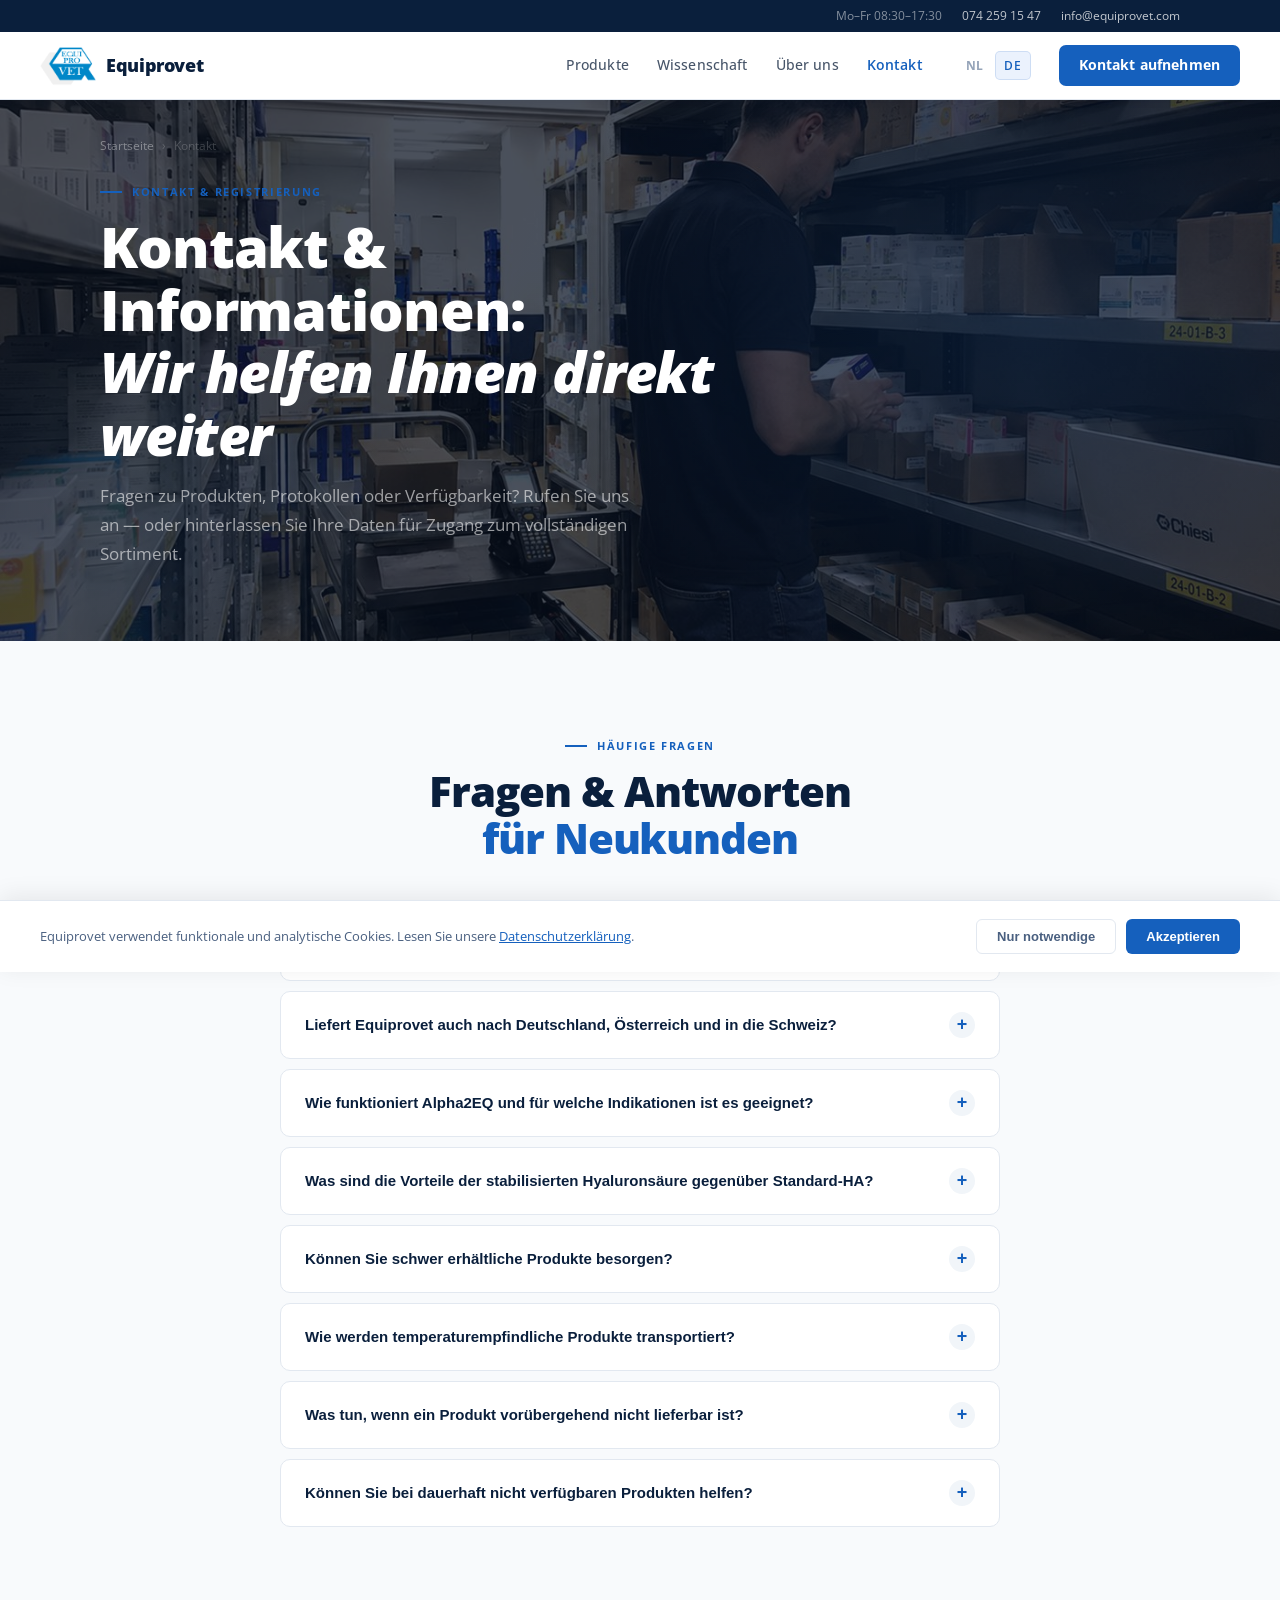
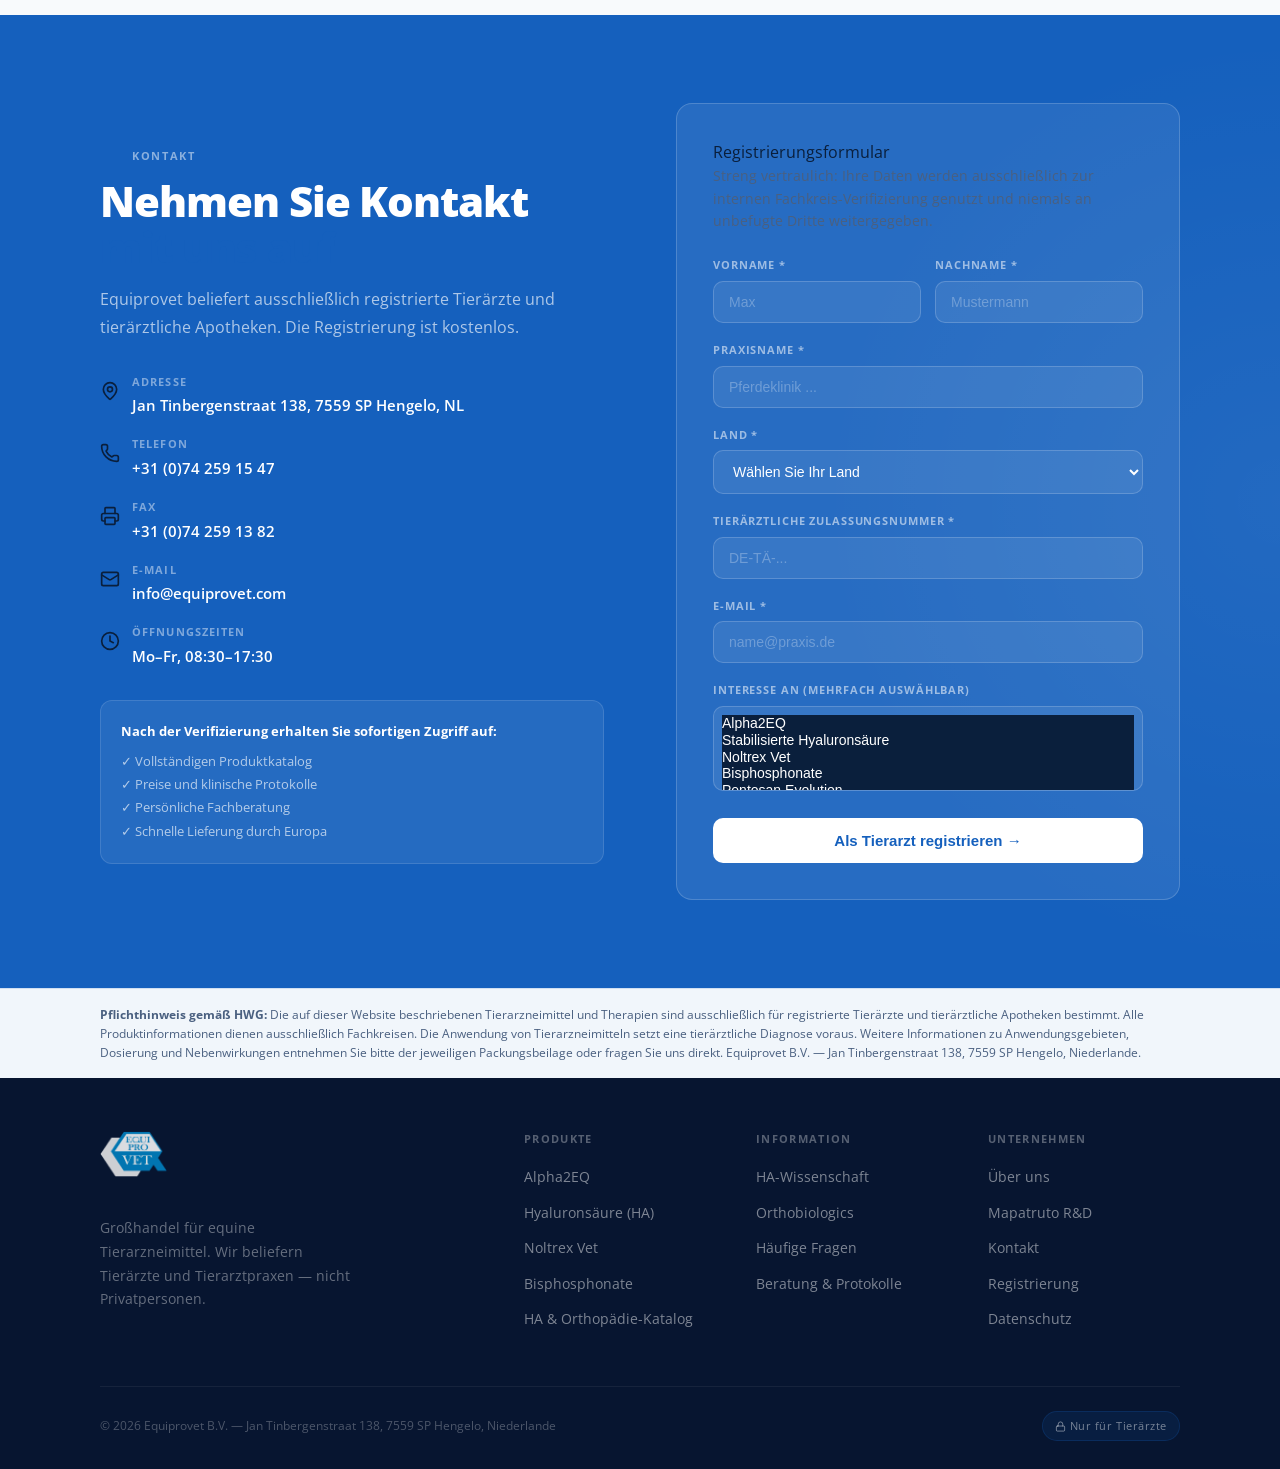
<file: de/kontakt.html>
<!DOCTYPE html>
<html lang="de">
<head>
  <meta charset="UTF-8">
  <meta name="viewport" content="width=device-width, initial-scale=1.0">
  <title>Kontakt | Equiprovet</title>
  <meta name="description" content="Nehmen Sie Kontakt auf mit Equiprovet für Produktinformationen, klinische Protokolle und Verfügbarkeit. Rufen Sie an: +31 (0)74 259 15 47 oder schreiben Sie an info@equiprovet.com.">
  <meta name="theme-color" content="#1560BD">
  <link rel="canonical" href="https://www.equiprovet.nl/de/kontakt.html">
  <link rel="icon" type="image/svg+xml" href="/favicon.svg">
  <link rel="icon" type="image/png" sizes="32x32" href="/images/favicon-32.png">
  <link rel="icon" type="image/png" sizes="16x16" href="/images/favicon-16.png">
  <link rel="apple-touch-icon" sizes="180x180" href="/apple-touch-icon.png">
  <link rel="manifest" href="/manifest.json">
  <link rel="preconnect" href="https://fonts.googleapis.com">
  <link rel="preconnect" href="https://fonts.gstatic.com" crossorigin>
  <link href="https://fonts.googleapis.com/css2?family=Open+Sans:wght@300;400;500;600;700;800&display=swap" rel="stylesheet">
  <link rel="stylesheet" href="/css/styles.css">
  <script src="/js/main.js" defer></script>
  <link rel="preload" as="image" href="/images/equiprovet-warehouse-v2.jpg" fetchpriority="high">
  <link rel="alternate" hreflang="de" href="https://www.equiprovet.nl/de/kontakt">
  <link rel="alternate" hreflang="nl" href="https://www.equiprovet.nl/contact">
  <link rel="alternate" hreflang="x-default" href="https://www.equiprovet.nl/">
  <meta property="og:type" content="website">
  <meta property="og:site_name" content="Equiprovet">
  <meta property="og:title" content="Kontakt & Registrierung — Equiprovet">
  <meta property="og:description" content="Registrieren Sie sich kostenlos als Tierarzt bei Equiprovet für Zugang zur vollständigen Preisliste. Rufen Sie an: +31 (0)74 259 15 47 oder schreiben Sie an info@equiprovet.com.">
  <meta property="og:image" content="https://www.equiprovet.nl/images/hero-horse-leg-v3.jpg">
  <meta property="og:locale" content="de_DE">
  <meta name="twitter:card" content="summary_large_image">
  <meta name="twitter:title" content="Kontakt & Registrierung — Equiprovet">
  <meta name="twitter:description" content="Registrieren Sie sich kostenlos als Tierarzt bei Equiprovet für Zugang zur vollständigen Preisliste. Rufen Sie an: +31 (0)74 259 15 47 oder schreiben Sie an info@equiprovet.com.">
<script type="application/ld+json">
{
  "@context": "https://schema.org",
  "@type": "MedicalOrganization",
  "@id": "https://www.equiprovet.nl/de/#organization",
  "name": "Equiprovet B.V.",
  "url": "https://www.equiprovet.nl/de/",
  "logo": "https://www.equiprovet.nl/images/logo.png",
  "description": "Veterinärgroßhandel spezialisiert auf equine orthopädische Arzneimittel. Exklusiver Lieferant von stabilisierter Hyaluronsäure (Mapatruto-Patent) und Alpha2EQ regenerativer Therapie für registrierte Tierärzte.",
  "medicalSpecialty": "Equine Orthopedics",
  "availableService": [
    {"@type": "MedicalTherapy", "name": "Alpha2EQ — Autologe Alpha-2-Makroglobulin-Therapie"},
    {"@type": "MedicalTherapy", "name": "Stabilisierte Hyaluronsäure — Mapatruto-Patent"},
    {"@type": "MedicalTherapy", "name": "Noltrex Vet — Polyacrylamid-Gelenkgel"},
    {"@type": "MedicalTherapy", "name": "Tildren & Osphos — Bisphosphonate für Hufrollensyndrom"}
  ],
  "knowsAbout": [
    "Equine Osteoarthritis", "Intraartikuläre Injektion Pferd",
    "Alpha-2-Makroglobulin-Therapie", "Hyaluronsäure Gelenktherapie Pferd",
    "Bisphosphonat Therapie Pferd", "Hufrollensyndrom Behandlung",
    "Gelenkerkrankung Pferd", "Regenerative Therapie Pferd"
  ],
  "address": {
    "@type": "PostalAddress",
    "streetAddress": "Jan Tinbergenstraat 138",
    "addressLocality": "Hengelo",
    "postalCode": "7559 SP",
    "addressCountry": "NL"
  },
  "contactPoint": {
    "@type": "ContactPoint",
    "telephone": "+31-74-259-15-47",
    "contactType": "Kundenservice",
    "availableLanguage": ["German", "Dutch", "English"]
  }
}
</script>
  <script async src="https://www.googletagmanager.com/gtag/js?id=G-H5HKQZB87R"></script>
  <script>
    window.dataLayer = window.dataLayer || [];
    function gtag(){dataLayer.push(arguments);}
    gtag("consent", "default", { analytics_storage: "denied" });
    gtag("js", new Date());
    gtag("config", "G-H5HKQZB87R");
    try { if (localStorage.getItem("cookie-consent") === "accepted") { gtag("consent", "update", { analytics_storage: "granted" }); } } catch(e) {}
  </script>
  <!-- Microsoft Clarity: vervang XXXXXXXXXX met uw project ID -->
  <!-- <script>(function(c,l,a,r,i,t,y){c[a]=c[a]||function(){(c[a].q=c[a].q||[]).push(arguments)};t=l.createElement(r);t.async=1;t.src="https://www.clarity.ms/tag/"+i;y=l.getElementsByTagName(r)[0];y.parentNode.insertBefore(t,y)})(window,document,"clarity","script","XXXXXXXXXX");</script> -->
  <!-- Crisp live chat: vervang XXXXXXXX-XXXX met uw Crisp website ID -->
  <!-- <script>window.$crisp=[];window.CRISP_WEBSITE_ID="XXXXXXXX-XXXX";(function(){d=document;s=d.createElement("script");s.src="https://client.crisp.chat/l.js";s.async=1;d.getElementsByTagName("head")[0].appendChild(s)})();</script> -->
</head>
<body>
<a href="#main-content" class="skip-nav">Zum Inhalt</a>
<!-- ── SCROLL PROGRESS ── -->
<div id="scroll-progress"></div>

<!-- ── TOPBAR ── -->
<div class="topbar">
  <div class="container topbar-inner">
    <span>Mo–Fr 08:30–17:30</span>
    <a href="tel:+31742591547">074 259 15 47</a>
    <a href="mailto:info@equiprovet.com">info@equiprovet.com</a>
  </div>
</div>

<!-- ── NAV ── -->
<nav>
  <a href="/de/" class="nav-logo">
    <img src="/images/logo.png" alt="Equiprovet" class="nav-logo-img"><span class="nav-brand">Equiprovet</span>
  </a>
  <div class="nav-links" id="nav-links">
    <a href="/de/produkte.html">Produkte</a>
    <a href="/de/wissenschaft.html">Wissenschaft</a>
    <a href="/de/ueber-uns.html">Über uns</a>

    <a href="/de/kontakt.html" class="nav-active">Kontakt</a>
    <div class="lang-switcher"><a href="/contact">NL</a><a href="/de/kontakt" class="lang-active">DE</a></div>
    <a href="/de/kontakt.html" class="nav-cta">Kontakt aufnehmen</a>
  </div>
  <button class="nav-hamburger" id="nav-hamburger" aria-label="Menü">
    <span></span><span></span><span></span>
  </button>
</nav>
<section class="page-hero-section has-bg-image" style="background-image:url('/images/equiprovet-warehouse-v2.jpg')">
  <div class="container">
    <div class="page-hero-content reveal">
      <div class="page-hero-breadcrumb">
        <a href="/de/">Startseite</a>
        <span>›</span>
        <span>Kontakt</span>
      </div>
      <div class="section-label">Kontakt & Registrierung</div>
      <h1 class="page-hero-title">Kontakt & Informationen:<br><em>Wir helfen Ihnen direkt weiter</em></h1>
      <p class="page-hero-desc">Fragen zu Produkten, Protokollen oder Verfügbarkeit? Rufen Sie uns an — oder hinterlassen Sie Ihre Daten für Zugang zum vollständigen Sortiment.</p>
    </div>
  </div>
</section>
<!-- ── FAQ ── -->
<section class="faq-section" id="faq">
  <div class="container">
    <div class="faq-header reveal">
      <div class="section-label" style="justify-content:center;">Häufige Fragen</div>
      <h2 class="section-title" style="text-align:center;">Fragen &amp; Antworten<br><em>für Neukunden</em></h2>
    </div>
    <div class="faq-list">
      <div class="faq-item">
        <button class="faq-question" aria-expanded="false">Wie kann ich mich bei Equiprovet registrieren?<span class="faq-icon">+</span></button>
        <div class="faq-answer" role="region"><div class="faq-answer-inner">Füllen Sie einfach das Registrierungsformular aus. Nach der schnellen Überprüfung Ihrer tierärztlichen Zulassungsnummer schalten wir Ihren Zugang umgehend frei.</div></div>
      </div>
      <div class="faq-item">
        <button class="faq-question" aria-expanded="false">Liefert Equiprovet auch nach Deutschland, Österreich und in die Schweiz?<span class="faq-icon">+</span></button>
        <div class="faq-answer" role="region"><div class="faq-answer-inner">Ja. Als europäischer Distributor beliefern wir Tierarztpraxen und Kliniken im gesamten DACH-Raum schnell und zuverlässig via Express-Logistik.</div></div>
      </div>
      <div class="faq-item">
        <button class="faq-question" aria-expanded="false">Wie funktioniert Alpha2EQ und für welche Indikationen ist es geeignet?<span class="faq-icon">+</span></button>
        <div class="faq-answer" role="region"><div class="faq-answer-inner">Das AlphaActive-System isoliert und konzentriert α₂-Makroglobulin aus dem Eigenblut, um knorpelzerstörende Enzyme mechanisch zu blockieren. Ideal bei equiner Arthritis und chronischen Gelenkprozessen.</div></div>
      </div>
      <div class="faq-item">
        <button class="faq-question" aria-expanded="false">Was sind die Vorteile der stabilisierten Hyaluronsäure gegenüber Standard-HA?<span class="faq-icon">+</span></button>
        <div class="faq-answer" role="region"><div class="faq-answer-inner">Dank des exklusiven Mapatruto-Patents bietet unsere stabilisierte HA eine signifikant längere Verweildauer und mechanische Beständigkeit im entzündeten Gelenk als lineare oder vernetzte Konkurrenzprodukte.</div></div>
      </div>
      <div class="faq-item">
        <button class="faq-question" aria-expanded="false">Können Sie schwer erhältliche Produkte besorgen?<span class="faq-icon">+</span></button>
        <div class="faq-answer" role="region"><div class="faq-answer-inner">Ja, genau das ist unsere Spezialität. Durch unser internationales Beschaffungsnetzwerk finden wir oft Präparate, die im regulären Großhandel seit Monaten vergriffen oder nicht gelistet sind.</div></div>
      </div>
      <div class="faq-item">
        <button class="faq-question" aria-expanded="false">Wie werden temperaturempfindliche Produkte transportiert?<span class="faq-icon">+</span></button>
        <div class="faq-answer" role="region"><div class="faq-answer-inner">Alle kühlpflichtigen Präparate werden in speziell validierten Thermoboxen versendet, um eine lückenlose Einhaltung der Kühlkette (gemäß GDP-Richtlinien) bis in Ihre Praxis zu garantieren.</div></div>
      </div>
      <div class="faq-item">
        <button class="faq-question" aria-expanded="false">Was tun, wenn ein Produkt vorübergehend nicht lieferbar ist?<span class="faq-icon">+</span></button>
        <div class="faq-answer" role="region"><div class="faq-answer-inner">Manche equinen Arzneimittel sind zeitweise über reguläre Großhändler nicht erhältlich. Equiprovet hält strukturell schwer erhältliche Spezialitäten auf Lager und pflegt ein internationales Einkaufsnetzwerk. Rufen Sie uns einfach an — wir finden meist eine Lösung oder beraten Sie zu einer klinisch gleichwertigen Alternative.</div></div>
      </div>
      <div class="faq-item">
        <button class="faq-question" aria-expanded="false">Können Sie bei dauerhaft nicht verfügbaren Produkten helfen?<span class="faq-icon">+</span></button>
        <div class="faq-answer" role="region"><div class="faq-answer-inner">Ja. Für Produkte, die dauerhaft vom Markt verschwunden sind, suchen wir aktiv nach gleichwertigen Alternativen über unser europäisches Netzwerk. Kontaktieren Sie uns — unsere Berater helfen Ihnen ein passendes Präparat zu finden.</div></div>
      </div>
    </div>
  </div>
</section>
<!-- ── KONTAKT ── -->
<section class="contact-section" id="kontakt">
  <div class="container">
    <div class="contact-grid">
      <div class="contact-info reveal reveal-left">
        <div class="section-label" style="color:rgba(255,255,255,0.5);">Kontakt</div>
        <h2 class="section-title" style="color:#fff;">Nehmen Sie Kontakt<br><em>mit uns auf</em></h2>
        <p style="font-size:16px;color:rgba(255,255,255,0.65);line-height:1.7;margin-bottom:32px;">Equiprovet beliefert ausschließlich registrierte Tierärzte und tierärztliche Apotheken. Die Registrierung ist kostenlos.</p>
        <div class="contact-info-row"><span class="ci-icon"><svg class="icon" aria-hidden="true"><use href="/images/icons.svg#i-map-pin"></use></svg></span><div><div class="ci-label">Adresse</div><div class="ci-val">Jan Tinbergenstraat 138, 7559 SP Hengelo, NL</div></div></div>
        <div class="contact-info-row"><span class="ci-icon"><svg class="icon" aria-hidden="true"><use href="/images/icons.svg#i-phone"></use></svg></span><div><div class="ci-label">Telefon</div><div class="ci-val">+31 (0)74 259 15 47</div></div></div>
        <div class="contact-info-row"><span class="ci-icon"><svg class="icon" aria-hidden="true"><use href="/images/icons.svg#i-printer"></use></svg></span><div><div class="ci-label">Fax</div><div class="ci-val">+31 (0)74 259 13 82</div></div></div>
        <div class="contact-info-row"><span class="ci-icon"><svg class="icon" aria-hidden="true"><use href="/images/icons.svg#i-mail"></use></svg></span><div><div class="ci-label">E-Mail</div><div class="ci-val"><a href="mailto:info@equiprovet.com" style="color:inherit;text-decoration:none;">info@equiprovet.com</a></div></div></div>
        <div class="contact-info-row"><span class="ci-icon"><svg class="icon" aria-hidden="true"><use href="/images/icons.svg#i-clock"></use></svg></span><div><div class="ci-label">Öffnungszeiten</div><div class="ci-val">Mo–Fr, 08:30–17:30</div></div></div>
        <div style="margin-top:32px;padding:20px;background:rgba(255,255,255,0.07);border-radius:12px;border:1px solid rgba(255,255,255,0.12);">
          <div style="font-size:13px;font-weight:700;color:#fff;margin-bottom:8px;">Nach der Verifizierung erhalten Sie sofortigen Zugriff auf:</div>
          <div style="font-size:13px;color:rgba(255,255,255,0.65);line-height:1.8;">✓ Vollständigen Produktkatalog<br>✓ Preise und klinische Protokolle<br>✓ Persönliche Fachberatung<br>✓ Schnelle Lieferung durch Europa</div>
        </div>
      </div>
      <div class="contact-form-card reveal reveal-right">
        <div class="contact-form-title">Registrierungsformular</div>
        <p style="font-size:14px;color:var(--ink-soft);margin-bottom:24px;">Streng vertraulich: Ihre Daten werden ausschließlich zur internen Fachkreis-Verifizierung genutzt und niemals an unbefugte Dritte weitergegeben.</p>
        <form class="contact-form" onsubmit="return false;">
          <div class="form-row">
            <div class="form-group"><label class="form-label">Vorname *</label><input type="text" class="form-input" placeholder="Max"></div>
            <div class="form-group"><label class="form-label">Nachname *</label><input type="text" class="form-input" placeholder="Mustermann"></div>
          </div>
          <div class="form-group"><label class="form-label">Praxisname *</label><input type="text" class="form-input" placeholder="Pferdeklinik ..."></div>
          <div class="form-group"><label class="form-label">Land *</label>
            <select class="form-input">
              <option value="">Wählen Sie Ihr Land</option>
              <option>Deutschland</option><option>Österreich</option><option>Schweiz</option>
              <option>Niederlande</option><option>Belgien</option><option>Frankreich</option><option>Anderes</option>
            </select>
          </div>
          <div class="form-group"><label class="form-label">Tierärztliche Zulassungsnummer *</label><input type="text" class="form-input" placeholder="DE-TÄ-..."></div>
          <div class="form-group"><label class="form-label">E-Mail *</label><input type="email" class="form-input" placeholder="name@praxis.de"></div>
          <div class="form-group"><label class="form-label">Interesse an (mehrfach auswählbar)</label>
            <select class="form-input" multiple style="height:auto;padding:8px;">
              <option>Alpha2EQ</option><option>Stabilisierte Hyaluronsäure</option><option>Noltrex Vet</option>
              <option>Bisphosphonate</option><option>Pentosan Evolution</option><option>Gesamtes Sortiment</option>
            </select>
          </div>
          <button type="submit" class="form-submit">Als Tierarzt registrieren →</button>
        <div id="form-success" style="display:none;margin-top:16px;background:rgba(14,95,110,.1);border:1px solid rgba(14,95,110,.3);border-radius:10px;padding:16px;font-size:14px;color:var(--teal-light);line-height:1.7;">
          ✓ <strong>Vielen Dank für Ihren Antrag.</strong> Unser Verifizierungsteam prüft Ihre tierärztliche Zulassungsnummer umgehend. Sie erhalten Ihre Zugangsdaten in wenigen Minuten per E-Mail.
        </div>
        <div id="form-error" style="display:none;margin-top:16px;background:rgba(192,57,43,.08);border:1px solid rgba(192,57,43,.2);border-radius:10px;padding:16px;font-size:14px;color:#c0392b;line-height:1.7;">
          ⚠ Bitte überprüfen Sie Ihre tierärztliche Zulassungsnummer. Ohne diesen Nachweis können wir Ihnen keinen Zugang zu Fachpreisen und Produktinformationen freischalten.
        </div>
        </form>
      </div>
    </div>
  </div>
</section>
<!-- ── HWG DISCLAIMER ── -->
<div style="background:rgba(21,96,189,0.06);border-top:1px solid rgba(21,96,189,0.15);padding:16px 0;">
  <div class="container">
    <p style="font-size:12px;color:var(--ink-soft);line-height:1.6;margin:0;">
      <strong>Pflichthinweis gemäß HWG:</strong> Die auf dieser Website beschriebenen Tierarzneimittel und Therapien sind ausschließlich für registrierte Tierärzte und tierärztliche Apotheken bestimmt. Alle Produktinformationen dienen ausschließlich Fachkreisen. Die Anwendung von Tierarzneimitteln setzt eine tierärztliche Diagnose voraus. Weitere Informationen zu Anwendungsgebieten, Dosierung und Nebenwirkungen entnehmen Sie bitte der jeweiligen Packungsbeilage oder fragen Sie uns direkt. Equiprovet B.V. — Jan Tinbergenstraat 138, 7559 SP Hengelo, Niederlande.
    </p>
  </div>
</div>
<!-- ── FOOTER ── -->
<footer>
  <div class="container">
    <div class="footer-grid">
      <div>
        <img src="/images/logo.png" alt="Equiprovet" style="height:48px;width:auto;opacity:0.85;margin-bottom:16px;">
        <p class="footer-brand-desc">Großhandel für equine Tierarzneimittel. Wir beliefern Tierärzte und Tierarztpraxen — nicht Privatpersonen.</p>
      </div>
      <div>
        <div class="footer-col-title">Produkte</div>
        <ul class="footer-links">
          <li><a href="/de/wissenschaft.html#alpha2eq">Alpha2EQ</a></li>
          <li><a href="/de/wissenschaft.html">Hyaluronsäure (HA)</a></li>
          <li><a href="/de/produkte.html">Noltrex Vet</a></li>
          <li><a href="/de/produkte.html">Bisphosphonate</a></li>
          <li><a href="/de/produkte.html#katalog">HA &amp; Orthopädie-Katalog</a></li>
        </ul>
      </div>
      <div>
        <div class="footer-col-title">Information</div>
        <ul class="footer-links">
          <li><a href="/de/wissenschaft.html">HA-Wissenschaft</a></li>
          <li><a href="/de/wissenschaft.html#alpha2eq">Orthobiologics</a></li>

          <li><a href="/de/kontakt.html#faq">Häufige Fragen</a></li>
          <li><a href="/de/kontakt.html">Beratung &amp; Protokolle</a></li>
        </ul>
      </div>
      <div>
        <div class="footer-col-title">Unternehmen</div>
        <ul class="footer-links">
          <li><a href="/de/ueber-uns.html">Über uns</a></li>
          <li><a href="/de/ueber-uns.html">Mapatruto R&amp;D</a></li>
          <li><a href="/de/kontakt.html">Kontakt</a></li>
          <li><a href="/de/kontakt.html">Registrierung</a></li>
          <li><a href="#" onclick="openPrivacy(); return false;">Datenschutz</a></li>
        </ul>
      </div>
    </div>
    <div class="footer-bottom">
      <div class="footer-copyright">© 2026 Equiprovet B.V. — Jan Tinbergenstraat 138, 7559 SP Hengelo, Niederlande</div>
      <div class="footer-vet-only"><svg class="icon" aria-hidden="true"><use href="/images/icons.svg#i-lock"></use></svg> Nur für Tierärzte</div>
    </div>
  </div>
</footer>
<!-- ── DATENSCHUTZ MODAL ── -->
<div id="privacy-modal" role="dialog" aria-modal="true" aria-label="Datenschutzerklärung">
  <div class="privacy-modal-inner">
    <button class="privacy-modal-close" onclick="closePrivacy()" aria-label="Schließen"><svg class="icon" aria-hidden="true"><use href="/images/icons.svg#i-x"></use></svg></button>
    <h2>Datenschutzerklärung</h2>
    <p class="privacy-date">Version 1.0 — März 2026</p>
    <h3>1. Verantwortlicher</h3>
    <p>Equiprovet B.V., Jan Tinbergenstraat 138, 7559 SP Hengelo, Niederlande. E-Mail: info@equiprovet.com</p>
    <h3>2. Welche Daten erheben wir?</h3>
    <p>Wir verarbeiten personenbezogene Daten, die Sie über das Registrierungsformular eingeben: Name, Praxisname, E-Mail, Land und tierärztliche Zulassungsnummer.</p>
    <h3>3. Zweck der Verarbeitung</h3>
    <p>Ihre Daten werden zur Verifizierung Ihrer tierärztlichen Zulassung und zur Erstellung eines Kundenkontos verwendet. Wir verkaufen Ihre Daten nicht an Dritte.</p>
    <h3>4. Rechtsgrundlage</h3>
    <p>Die Verarbeitung erfolgt auf Grundlage Ihrer Einwilligung (Art. 6 Abs. 1 lit. a DSGVO) und zur Vertragserfüllung (Art. 6 Abs. 1 lit. b DSGVO).</p>
    <h3>5. Ihre Rechte</h3>
    <p>Sie haben das Recht auf Auskunft, Berichtigung und Löschung Ihrer Daten. Senden Sie eine E-Mail an info@equiprovet.com.</p>
  </div>
</div>
<!-- ── COOKIE BANNER ── -->
<div id="cookie-banner" role="dialog" aria-label="Cookie-Hinweis" aria-live="polite">
  <p class="cookie-text">Equiprovet verwendet funktionale und analytische Cookies.
    Lesen Sie unsere <a onclick="openPrivacy()">Datenschutzerklärung</a>.</p>
  <div class="cookie-actions">
    <button class="cookie-btn decline" onclick="handleCookie('declined')">Nur notwendige</button>
    <button class="cookie-btn accept" onclick="handleCookie('accepted')">Akzeptieren</button>
  </div>
</div>
<script>
(function(){
  const burger = document.getElementById('nav-hamburger');
  const links  = document.getElementById('nav-links');
  if (!burger || !links) return;
  function toggleMenu(force) {
    const open = force !== undefined ? force : !links.classList.contains('open');
    burger.classList.toggle('open', open);
    links.classList.toggle('open', open);
    document.body.style.overflow = open ? 'hidden' : '';
  }
  burger.addEventListener('click', () => toggleMenu());
  links.querySelectorAll('a').forEach(a => a.addEventListener('click', () => toggleMenu(false)));
  document.addEventListener('keydown', e => { if (e.key === 'Escape') toggleMenu(false); });
})();
</script>
<!-- ── STICKY CTA ── -->
<div id="sticky-cta">
  <div class="sticky-cta-text">
    <strong>Tierarzt?</strong> Jetzt Kontakt aufnehmen für Informationen.
  </div>
  <div class="sticky-cta-actions">
    <a href="tel:+31742591547" class="sticky-cta-tel"><svg class="icon" aria-hidden="true"><use href="/images/icons.svg#i-phone"></use></svg> +31 (0)74 259 15 47</a>
    <a href="/de/kontakt.html" class="sticky-cta-btn">Kontakt aufnehmen →</a>
    <button class="sticky-cta-close" onclick="document.getElementById('sticky-cta').remove()" aria-label="Schließen"><svg class="icon" aria-hidden="true"><use href="/images/icons.svg#i-x"></use></svg></button>
  </div>
</div>
</body>
</html>
</file>
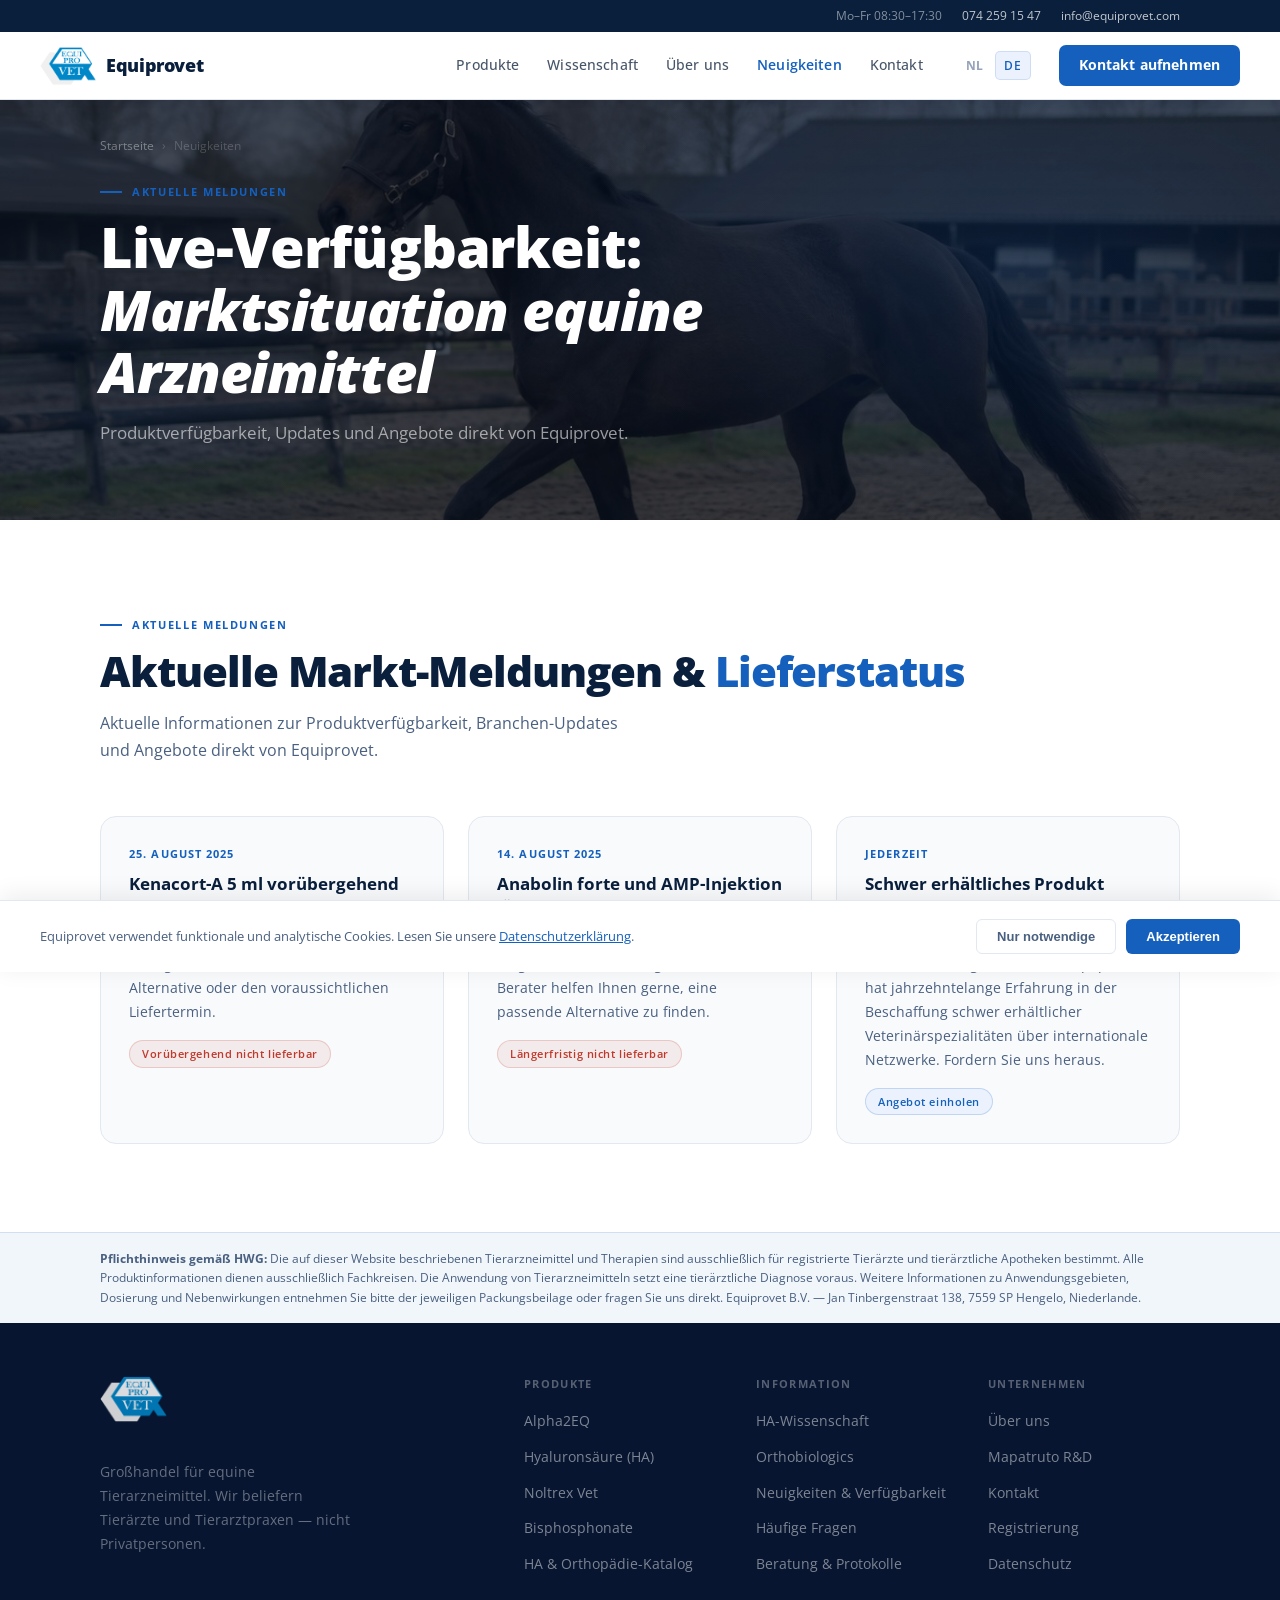
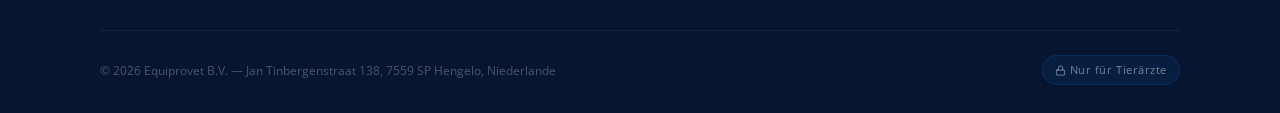
<file: de/neuigkeiten.html>
<!DOCTYPE html>
<html lang="de">
<head>
  <meta charset="UTF-8">
  <meta name="viewport" content="width=device-width, initial-scale=1.0">
  <title>Neuigkeiten | Equiprovet</title>
  <meta name="description" content="Aktuelle Informationen zu Lieferstatus equiner Tierarzneimittel. Kenacort, Anabolin und alternative Produkte bei Equiprovet.">
  <meta name="theme-color" content="#1560BD">
  <link rel="canonical" href="https://www.equiprovet.nl/de/neuigkeiten.html">
  <link rel="icon" type="image/svg+xml" href="/favicon.svg">
  <link rel="icon" type="image/png" sizes="32x32" href="/images/favicon-32.png">
  <link rel="icon" type="image/png" sizes="16x16" href="/images/favicon-16.png">
  <link rel="apple-touch-icon" sizes="180x180" href="/apple-touch-icon.png">
  <link rel="manifest" href="/manifest.json">
  <link rel="preconnect" href="https://fonts.googleapis.com">
  <link rel="preconnect" href="https://fonts.gstatic.com" crossorigin>
  <link href="https://fonts.googleapis.com/css2?family=Open+Sans:wght@300;400;500;600;700;800&display=swap" rel="stylesheet">
  <link rel="stylesheet" href="/css/styles.css">
  <script src="/js/main.js" defer></script>
  <link rel="preload" as="image" href="/images/horse-dressage-v2.jpg" fetchpriority="high">
  <link rel="alternate" hreflang="de" href="https://www.equiprovet.nl/de/neuigkeiten">
  <link rel="alternate" hreflang="nl" href="https://www.equiprovet.nl/nieuws">
  <link rel="alternate" hreflang="x-default" href="https://www.equiprovet.nl/">
  <meta property="og:type" content="website">
  <meta property="og:site_name" content="Equiprovet">
  <meta property="og:title" content="Neuigkeiten & Verfügbarkeit — Equiprovet">
  <meta property="og:description" content="Aktuelle Informationen zu Lieferstatus equiner Tierarzneimittel. Kenacort, Anabolin und alternative Produkte bei Equiprovet.">
  <meta property="og:image" content="https://www.equiprovet.nl/images/hero-horse-leg-v3.jpg">
  <meta property="og:locale" content="de_DE">
  <meta name="twitter:card" content="summary_large_image">
  <meta name="twitter:title" content="Neuigkeiten & Verfügbarkeit — Equiprovet">
  <meta name="twitter:description" content="Aktuelle Informationen zu Lieferstatus equiner Tierarzneimittel. Kenacort, Anabolin und alternative Produkte bei Equiprovet.">
<script type="application/ld+json">
{
  "@context": "https://schema.org",
  "@type": "MedicalOrganization",
  "@id": "https://www.equiprovet.nl/de/#organization",
  "name": "Equiprovet B.V.",
  "url": "https://www.equiprovet.nl/de/",
  "logo": "https://www.equiprovet.nl/images/logo.png",
  "description": "Veterinärgroßhandel spezialisiert auf equine orthopädische Arzneimittel. Exklusiver Lieferant von stabilisierter Hyaluronsäure (Mapatruto-Patent) und Alpha2EQ regenerativer Therapie für registrierte Tierärzte.",
  "medicalSpecialty": "Equine Orthopedics",
  "availableService": [
    {"@type": "MedicalTherapy", "name": "Alpha2EQ — Autologe Alpha-2-Makroglobulin-Therapie"},
    {"@type": "MedicalTherapy", "name": "Stabilisierte Hyaluronsäure — Mapatruto-Patent"},
    {"@type": "MedicalTherapy", "name": "Noltrex Vet — Polyacrylamid-Gelenkgel"},
    {"@type": "MedicalTherapy", "name": "Tildren & Osphos — Bisphosphonate für Hufrollensyndrom"}
  ],
  "knowsAbout": [
    "Equine Osteoarthritis", "Intraartikuläre Injektion Pferd",
    "Alpha-2-Makroglobulin-Therapie", "Hyaluronsäure Gelenktherapie Pferd",
    "Bisphosphonat Therapie Pferd", "Hufrollensyndrom Behandlung",
    "Gelenkerkrankung Pferd", "Regenerative Therapie Pferd"
  ],
  "address": {
    "@type": "PostalAddress",
    "streetAddress": "Jan Tinbergenstraat 138",
    "addressLocality": "Hengelo",
    "postalCode": "7559 SP",
    "addressCountry": "NL"
  },
  "contactPoint": {
    "@type": "ContactPoint",
    "telephone": "+31-74-259-15-47",
    "contactType": "Kundenservice",
    "availableLanguage": ["German", "Dutch", "English"]
  }
}
</script>
  <script async src="https://www.googletagmanager.com/gtag/js?id=G-H5HKQZB87R"></script>
  <script>
    window.dataLayer = window.dataLayer || [];
    function gtag(){dataLayer.push(arguments);}
    gtag("consent", "default", { analytics_storage: "denied" });
    gtag("js", new Date());
    gtag("config", "G-H5HKQZB87R");
    try { if (localStorage.getItem("cookie-consent") === "accepted") { gtag("consent", "update", { analytics_storage: "granted" }); } } catch(e) {}
  </script>
  <!-- Microsoft Clarity: vervang XXXXXXXXXX met uw project ID -->
  <!-- <script>(function(c,l,a,r,i,t,y){c[a]=c[a]||function(){(c[a].q=c[a].q||[]).push(arguments)};t=l.createElement(r);t.async=1;t.src="https://www.clarity.ms/tag/"+i;y=l.getElementsByTagName(r)[0];y.parentNode.insertBefore(t,y)})(window,document,"clarity","script","XXXXXXXXXX");</script> -->
  <!-- Crisp live chat: vervang XXXXXXXX-XXXX met uw Crisp website ID -->
  <!-- <script>window.$crisp=[];window.CRISP_WEBSITE_ID="XXXXXXXX-XXXX";(function(){d=document;s=d.createElement("script");s.src="https://client.crisp.chat/l.js";s.async=1;d.getElementsByTagName("head")[0].appendChild(s)})();</script> -->
</head>
<body>
<a href="#main-content" class="skip-nav">Zum Inhalt</a>
<!-- ── SCROLL PROGRESS ── -->
<div id="scroll-progress"></div>

<!-- ── TOPBAR ── -->
<div class="topbar">
  <div class="container topbar-inner">
    <span>Mo–Fr 08:30–17:30</span>
    <a href="tel:+31742591547">074 259 15 47</a>
    <a href="mailto:info@equiprovet.com">info@equiprovet.com</a>
  </div>
</div>

<!-- ── NAV ── -->
<nav>
  <a href="/de/" class="nav-logo">
    <img src="/images/logo.png" alt="Equiprovet" class="nav-logo-img"><span class="nav-brand">Equiprovet</span>
  </a>
  <div class="nav-links" id="nav-links">
    <a href="/de/produkte.html">Produkte</a>
    <a href="/de/wissenschaft.html">Wissenschaft</a>
    <a href="/de/ueber-uns.html">Über uns</a>
    <a href="/de/neuigkeiten.html" class="nav-active">Neuigkeiten</a>
    <a href="/de/kontakt.html">Kontakt</a>
    <div class="lang-switcher"><a href="/nieuws">NL</a><a href="/de/neuigkeiten" class="lang-active">DE</a></div>
    <a href="/de/kontakt.html" class="nav-cta">Kontakt aufnehmen</a>
  </div>
  <button class="nav-hamburger" id="nav-hamburger" aria-label="Menü">
    <span></span><span></span><span></span>
  </button>
</nav>
<section class="page-hero-section has-bg-image" style="background-image:url('/images/horse-dressage-v2.jpg')">
  <div class="container">
    <div class="page-hero-content reveal">
      <div class="page-hero-breadcrumb">
        <a href="/de/">Startseite</a>
        <span>›</span>
        <span>Neuigkeiten</span>
      </div>
      <div class="section-label">Aktuelle Meldungen</div>
      <h1 class="page-hero-title">Live-Verfügbarkeit:<br><em>Marktsituation equine Arzneimittel</em></h1>
      <p class="page-hero-desc">Produktverfügbarkeit, Updates und Angebote direkt von Equiprovet.</p>
    </div>
  </div>
</section>
<!-- ── NEUIGKEITEN ── -->
<section class="news-section" id="neuigkeiten">
  <div class="container">
    <div class="section-header reveal">
      <div class="section-label">Aktuelle Meldungen</div>
      <h2 class="section-title">Aktuelle Markt-Meldungen &amp; <em>Lieferstatus</em></h2>
      <p class="section-desc">Aktuelle Informationen zur Produktverfügbarkeit, Branchen-Updates und Angebote direkt von Equiprovet.</p>
    </div>
    <div class="news-grid reveal-group">
      <div class="news-card">
        <div class="news-date">25. August 2025</div>
        <div class="news-title">Kenacort-A 5 ml vorübergehend nicht lieferbar</div>
        <div class="news-body">Kenacort 5 ml, 10 mg/ml ist derzeit nicht verfügbar. Kontaktieren Sie uns für eine Alternative oder den voraussichtlichen Liefertermin.</div>
        <span class="news-tag unavail">Vorübergehend nicht lieferbar</span>
      </div>
      <div class="news-card">
        <div class="news-date">14. August 2025</div>
        <div class="news-title">Anabolin forte und AMP-Injektion längerfristig nicht lieferbar</div>
        <div class="news-body">Anabolin forte und AMP-Injektion sind für längere Zeit nicht verfügbar. Unsere Berater helfen Ihnen gerne, eine passende Alternative zu finden.</div>
        <span class="news-tag unavail">Längerfristig nicht lieferbar</span>
      </div>
      <div class="news-card">
        <div class="news-date">Jederzeit</div>
        <div class="news-title">Schwer erhältliches Produkt gesucht?</div>
        <div class="news-body">Können Sie ein bestimmtes equines Arzneimittel nirgends finden? Equiprovet hat jahrzehntelange Erfahrung in der Beschaffung schwer erhältlicher Veterinärspezialitäten über internationale Netzwerke. Fordern Sie uns heraus.</div>
        <span class="news-tag info">Angebot einholen</span>
      </div>
    </div>
  </div>
</section>
<!-- ── HWG DISCLAIMER ── -->
<div style="background:rgba(21,96,189,0.06);border-top:1px solid rgba(21,96,189,0.15);padding:16px 0;">
  <div class="container">
    <p style="font-size:12px;color:var(--ink-soft);line-height:1.6;margin:0;">
      <strong>Pflichthinweis gemäß HWG:</strong> Die auf dieser Website beschriebenen Tierarzneimittel und Therapien sind ausschließlich für registrierte Tierärzte und tierärztliche Apotheken bestimmt. Alle Produktinformationen dienen ausschließlich Fachkreisen. Die Anwendung von Tierarzneimitteln setzt eine tierärztliche Diagnose voraus. Weitere Informationen zu Anwendungsgebieten, Dosierung und Nebenwirkungen entnehmen Sie bitte der jeweiligen Packungsbeilage oder fragen Sie uns direkt. Equiprovet B.V. — Jan Tinbergenstraat 138, 7559 SP Hengelo, Niederlande.
    </p>
  </div>
</div>
<!-- ── FOOTER ── -->
<footer>
  <div class="container">
    <div class="footer-grid">
      <div>
        <img src="/images/logo.png" alt="Equiprovet" style="height:48px;width:auto;opacity:0.85;margin-bottom:16px;">
        <p class="footer-brand-desc">Großhandel für equine Tierarzneimittel. Wir beliefern Tierärzte und Tierarztpraxen — nicht Privatpersonen.</p>
      </div>
      <div>
        <div class="footer-col-title">Produkte</div>
        <ul class="footer-links">
          <li><a href="/de/wissenschaft.html#alpha2eq">Alpha2EQ</a></li>
          <li><a href="/de/wissenschaft.html">Hyaluronsäure (HA)</a></li>
          <li><a href="/de/produkte.html">Noltrex Vet</a></li>
          <li><a href="/de/produkte.html">Bisphosphonate</a></li>
          <li><a href="/de/produkte.html#katalog">HA &amp; Orthopädie-Katalog</a></li>
        </ul>
      </div>
      <div>
        <div class="footer-col-title">Information</div>
        <ul class="footer-links">
          <li><a href="/de/wissenschaft.html">HA-Wissenschaft</a></li>
          <li><a href="/de/wissenschaft.html#alpha2eq">Orthobiologics</a></li>
          <li><a href="/de/neuigkeiten.html">Neuigkeiten &amp; Verfügbarkeit</a></li>
          <li><a href="/de/kontakt.html#faq">Häufige Fragen</a></li>
          <li><a href="/de/kontakt.html">Beratung &amp; Protokolle</a></li>
        </ul>
      </div>
      <div>
        <div class="footer-col-title">Unternehmen</div>
        <ul class="footer-links">
          <li><a href="/de/ueber-uns.html">Über uns</a></li>
          <li><a href="/de/ueber-uns.html">Mapatruto R&amp;D</a></li>
          <li><a href="/de/kontakt.html">Kontakt</a></li>
          <li><a href="/de/kontakt.html">Registrierung</a></li>
          <li><a href="#" onclick="openPrivacy(); return false;">Datenschutz</a></li>
        </ul>
      </div>
    </div>
    <div class="footer-bottom">
      <div class="footer-copyright">© 2026 Equiprovet B.V. — Jan Tinbergenstraat 138, 7559 SP Hengelo, Niederlande</div>
      <div class="footer-vet-only"><svg class="icon" aria-hidden="true"><use href="/images/icons.svg#i-lock"></use></svg> Nur für Tierärzte</div>
    </div>
  </div>
</footer>
<!-- ── DATENSCHUTZ MODAL ── -->
<div id="privacy-modal" role="dialog" aria-modal="true" aria-label="Datenschutzerklärung">
  <div class="privacy-modal-inner">
    <button class="privacy-modal-close" onclick="closePrivacy()" aria-label="Schließen"><svg class="icon" aria-hidden="true"><use href="/images/icons.svg#i-x"></use></svg></button>
    <h2>Datenschutzerklärung</h2>
    <p class="privacy-date">Version 1.0 — März 2026</p>
    <h3>1. Verantwortlicher</h3>
    <p>Equiprovet B.V., Jan Tinbergenstraat 138, 7559 SP Hengelo, Niederlande. E-Mail: info@equiprovet.com</p>
    <h3>2. Welche Daten erheben wir?</h3>
    <p>Wir verarbeiten personenbezogene Daten, die Sie über das Registrierungsformular eingeben: Name, Praxisname, E-Mail, Land und tierärztliche Zulassungsnummer.</p>
    <h3>3. Zweck der Verarbeitung</h3>
    <p>Ihre Daten werden zur Verifizierung Ihrer tierärztlichen Zulassung und zur Erstellung eines Kundenkontos verwendet. Wir verkaufen Ihre Daten nicht an Dritte.</p>
    <h3>4. Rechtsgrundlage</h3>
    <p>Die Verarbeitung erfolgt auf Grundlage Ihrer Einwilligung (Art. 6 Abs. 1 lit. a DSGVO) und zur Vertragserfüllung (Art. 6 Abs. 1 lit. b DSGVO).</p>
    <h3>5. Ihre Rechte</h3>
    <p>Sie haben das Recht auf Auskunft, Berichtigung und Löschung Ihrer Daten. Senden Sie eine E-Mail an info@equiprovet.com.</p>
  </div>
</div>
<!-- ── COOKIE BANNER ── -->
<div id="cookie-banner" role="dialog" aria-label="Cookie-Hinweis" aria-live="polite">
  <p class="cookie-text">Equiprovet verwendet funktionale und analytische Cookies.
    Lesen Sie unsere <a onclick="openPrivacy()">Datenschutzerklärung</a>.</p>
  <div class="cookie-actions">
    <button class="cookie-btn decline" onclick="handleCookie('declined')">Nur notwendige</button>
    <button class="cookie-btn accept" onclick="handleCookie('accepted')">Akzeptieren</button>
  </div>
</div>
<script>
(function(){
  const burger = document.getElementById('nav-hamburger');
  const links  = document.getElementById('nav-links');
  if (!burger || !links) return;
  function toggleMenu(force) {
    const open = force !== undefined ? force : !links.classList.contains('open');
    burger.classList.toggle('open', open);
    links.classList.toggle('open', open);
    document.body.style.overflow = open ? 'hidden' : '';
  }
  burger.addEventListener('click', () => toggleMenu());
  links.querySelectorAll('a').forEach(a => a.addEventListener('click', () => toggleMenu(false)));
  document.addEventListener('keydown', e => { if (e.key === 'Escape') toggleMenu(false); });
})();
</script>
<!-- ── STICKY CTA ── -->
<div id="sticky-cta">
  <div class="sticky-cta-text">
    <strong>Tierarzt?</strong> Jetzt Kontakt aufnehmen für Informationen.
  </div>
  <div class="sticky-cta-actions">
    <a href="tel:+31742591547" class="sticky-cta-tel"><svg class="icon" aria-hidden="true"><use href="/images/icons.svg#i-phone"></use></svg> +31 (0)74 259 15 47</a>
    <a href="/de/kontakt.html" class="sticky-cta-btn">Kontakt aufnehmen →</a>
    <button class="sticky-cta-close" onclick="document.getElementById('sticky-cta').remove()" aria-label="Schließen"><svg class="icon" aria-hidden="true"><use href="/images/icons.svg#i-x"></use></svg></button>
  </div>
</div>
</body>
</html>
</file>
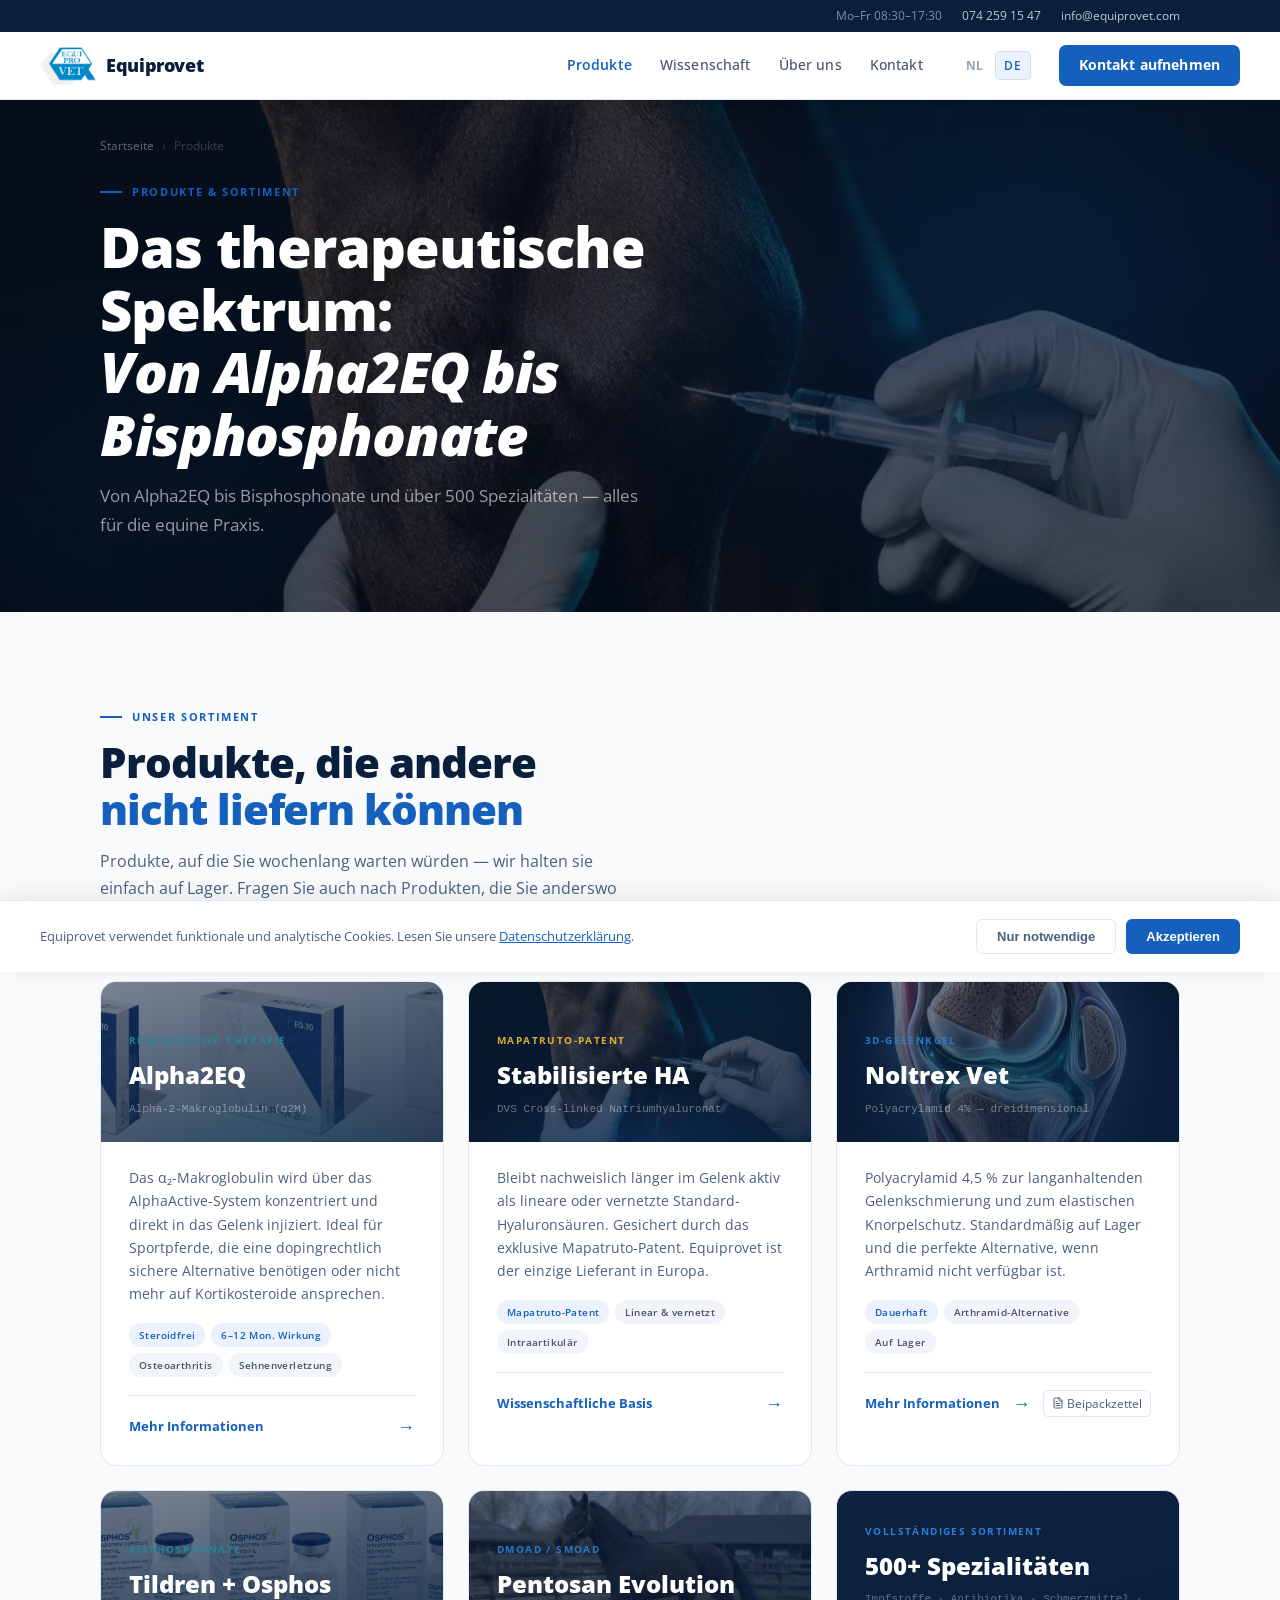
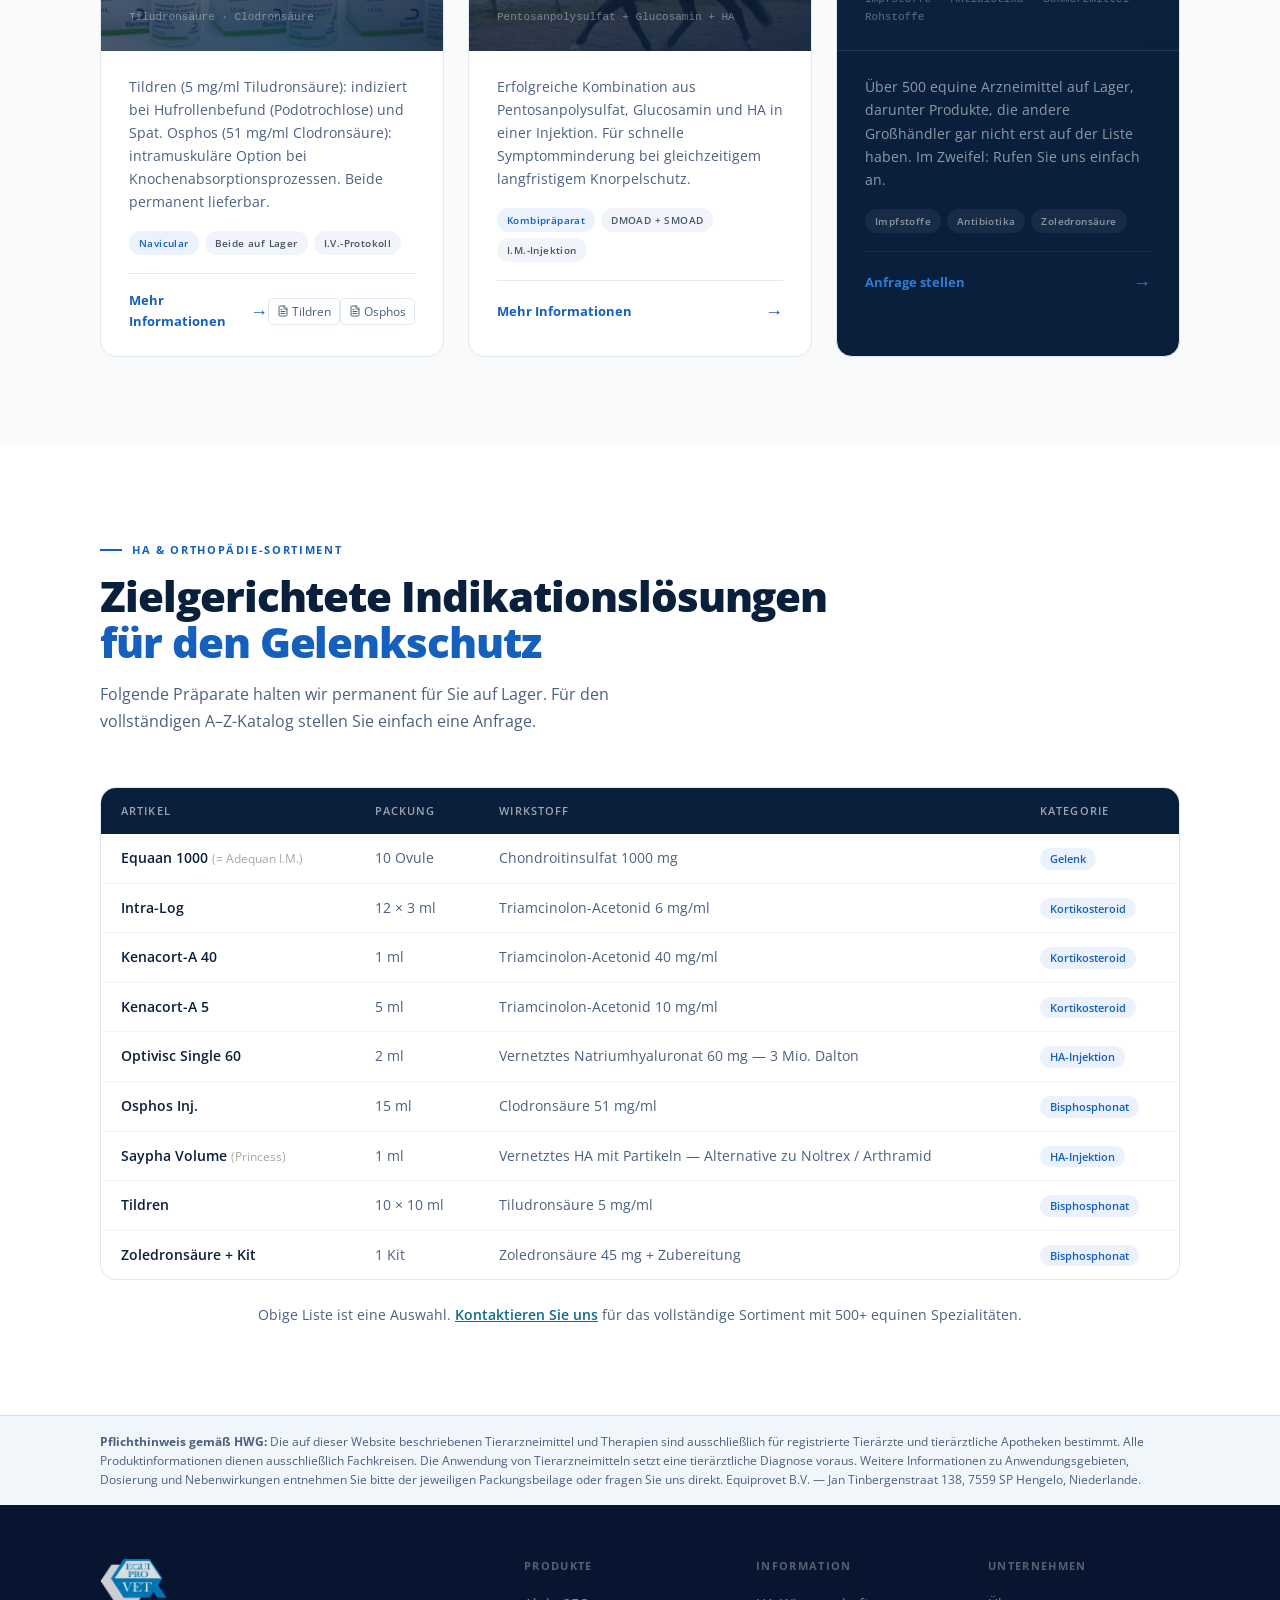
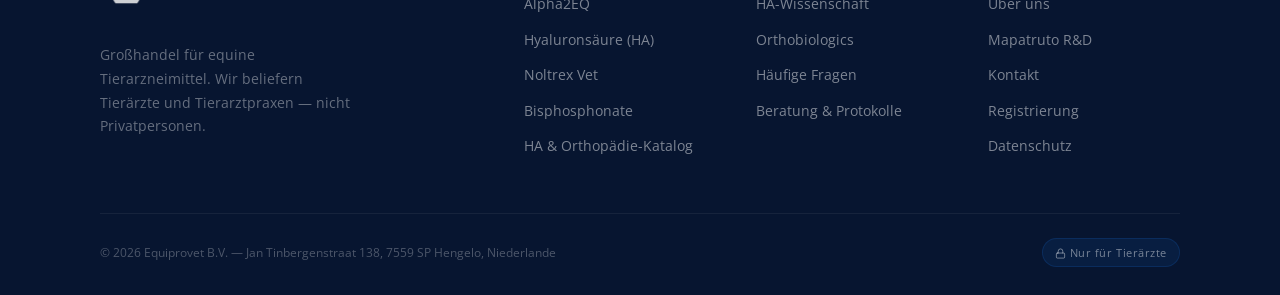
<file: de/produkte.html>
<!DOCTYPE html>
<html lang="de">
<head>
  <meta charset="UTF-8">
  <meta name="viewport" content="width=device-width, initial-scale=1.0">
  <title>Produkte | Equiprovet</title>
  <meta name="description" content="Vollständiges Sortiment equiner Arzneimittel: Alpha2EQ, stabilisierte HA, Noltrex Vet, Bisphosphonate und 500+ Spezialitäten. Sofort lieferbar.">
  <meta name="theme-color" content="#1560BD">
  <link rel="canonical" href="https://www.equiprovet.nl/de/produkte.html">
  <link rel="icon" type="image/svg+xml" href="/favicon.svg">
  <link rel="icon" type="image/png" sizes="32x32" href="/images/favicon-32.png">
  <link rel="icon" type="image/png" sizes="16x16" href="/images/favicon-16.png">
  <link rel="apple-touch-icon" sizes="180x180" href="/apple-touch-icon.png">
  <link rel="manifest" href="/manifest.json">
  <link rel="preconnect" href="https://fonts.googleapis.com">
  <link rel="preconnect" href="https://fonts.gstatic.com" crossorigin>
  <link href="https://fonts.googleapis.com/css2?family=Open+Sans:wght@300;400;500;600;700;800&display=swap" rel="stylesheet">
  <link rel="stylesheet" href="/css/styles.css">
  <script src="/js/main.js" defer></script>
  <link rel="preload" as="image" href="/images/ha-injection.jpg" fetchpriority="high">
  <link rel="alternate" hreflang="de" href="https://www.equiprovet.nl/de/produkte">
  <link rel="alternate" hreflang="nl" href="https://www.equiprovet.nl/producten">
  <link rel="alternate" hreflang="x-default" href="https://www.equiprovet.nl/">
  <meta property="og:type" content="website">
  <meta property="og:site_name" content="Equiprovet">
  <meta property="og:title" content="Produkte — Equiprovet equine Arzneimittel">
  <meta property="og:description" content="Vollständiges Sortiment equiner Arzneimittel: Alpha2EQ, stabilisierte HA, Noltrex Vet, Bisphosphonate und 500+ Spezialitäten. Sofort lieferbar.">
  <meta property="og:image" content="https://www.equiprovet.nl/images/hero-horse-leg-v3.jpg">
  <meta property="og:locale" content="de_DE">
  <meta name="twitter:card" content="summary_large_image">
  <meta name="twitter:title" content="Produkte — Equiprovet equine Arzneimittel">
  <meta name="twitter:description" content="Vollständiges Sortiment equiner Arzneimittel: Alpha2EQ, stabilisierte HA, Noltrex Vet, Bisphosphonate und 500+ Spezialitäten. Sofort lieferbar.">
<script type="application/ld+json">
{
  "@context": "https://schema.org",
  "@type": "MedicalOrganization",
  "@id": "https://www.equiprovet.nl/de/#organization",
  "name": "Equiprovet B.V.",
  "url": "https://www.equiprovet.nl/de/",
  "logo": "https://www.equiprovet.nl/images/logo.png",
  "description": "Veterinärgroßhandel spezialisiert auf equine orthopädische Arzneimittel. Exklusiver Lieferant von stabilisierter Hyaluronsäure (Mapatruto-Patent) und Alpha2EQ regenerativer Therapie für registrierte Tierärzte.",
  "medicalSpecialty": "Equine Orthopedics",
  "availableService": [
    {"@type": "MedicalTherapy", "name": "Alpha2EQ — Autologe Alpha-2-Makroglobulin-Therapie"},
    {"@type": "MedicalTherapy", "name": "Stabilisierte Hyaluronsäure — Mapatruto-Patent"},
    {"@type": "MedicalTherapy", "name": "Noltrex Vet — Polyacrylamid-Gelenkgel"},
    {"@type": "MedicalTherapy", "name": "Tildren & Osphos — Bisphosphonate für Hufrollensyndrom"}
  ],
  "knowsAbout": [
    "Equine Osteoarthritis", "Intraartikuläre Injektion Pferd",
    "Alpha-2-Makroglobulin-Therapie", "Hyaluronsäure Gelenktherapie Pferd",
    "Bisphosphonat Therapie Pferd", "Hufrollensyndrom Behandlung",
    "Gelenkerkrankung Pferd", "Regenerative Therapie Pferd"
  ],
  "address": {
    "@type": "PostalAddress",
    "streetAddress": "Jan Tinbergenstraat 138",
    "addressLocality": "Hengelo",
    "postalCode": "7559 SP",
    "addressCountry": "NL"
  },
  "contactPoint": {
    "@type": "ContactPoint",
    "telephone": "+31-74-259-15-47",
    "contactType": "Kundenservice",
    "availableLanguage": ["German", "Dutch", "English"]
  }
}
</script>
  <script async src="https://www.googletagmanager.com/gtag/js?id=G-H5HKQZB87R"></script>
  <script>
    window.dataLayer = window.dataLayer || [];
    function gtag(){dataLayer.push(arguments);}
    gtag("consent", "default", { analytics_storage: "denied" });
    gtag("js", new Date());
    gtag("config", "G-H5HKQZB87R");
    try { if (localStorage.getItem("cookie-consent") === "accepted") { gtag("consent", "update", { analytics_storage: "granted" }); } } catch(e) {}
  </script>
  <!-- Microsoft Clarity: vervang XXXXXXXXXX met uw project ID -->
  <!-- <script>(function(c,l,a,r,i,t,y){c[a]=c[a]||function(){(c[a].q=c[a].q||[]).push(arguments)};t=l.createElement(r);t.async=1;t.src="https://www.clarity.ms/tag/"+i;y=l.getElementsByTagName(r)[0];y.parentNode.insertBefore(t,y)})(window,document,"clarity","script","XXXXXXXXXX");</script> -->
  <!-- Crisp live chat: vervang XXXXXXXX-XXXX met uw Crisp website ID -->
  <!-- <script>window.$crisp=[];window.CRISP_WEBSITE_ID="XXXXXXXX-XXXX";(function(){d=document;s=d.createElement("script");s.src="https://client.crisp.chat/l.js";s.async=1;d.getElementsByTagName("head")[0].appendChild(s)})();</script> -->
</head>
<body>
<a href="#main-content" class="skip-nav">Zum Inhalt</a>
<!-- ── SCROLL PROGRESS ── -->
<div id="scroll-progress"></div>

<!-- ── TOPBAR ── -->
<div class="topbar">
  <div class="container topbar-inner">
    <span>Mo–Fr 08:30–17:30</span>
    <a href="tel:+31742591547">074 259 15 47</a>
    <a href="mailto:info@equiprovet.com">info@equiprovet.com</a>
  </div>
</div>

<!-- ── NAV ── -->
<nav>
  <a href="/de/" class="nav-logo">
    <img src="/images/logo.png" alt="Equiprovet" class="nav-logo-img"><span class="nav-brand">Equiprovet</span>
  </a>
  <div class="nav-links" id="nav-links">
    <a href="/de/produkte.html" class="nav-active">Produkte</a>
    <a href="/de/wissenschaft.html">Wissenschaft</a>
    <a href="/de/ueber-uns.html">Über uns</a>

    <a href="/de/kontakt.html">Kontakt</a>
    <div class="lang-switcher"><a href="/producten">NL</a><a href="/de/produkte" class="lang-active">DE</a></div>
    <a href="/de/kontakt.html" class="nav-cta">Kontakt aufnehmen</a>
  </div>
  <button class="nav-hamburger" id="nav-hamburger" aria-label="Menü">
    <span></span><span></span><span></span>
  </button>
</nav>
<section class="page-hero-section has-bg-image" style="background-image:url('/images/ha-injection.jpg')">
  <div class="container">
    <div class="page-hero-content reveal">
      <div class="page-hero-breadcrumb">
        <a href="/de/">Startseite</a>
        <span>›</span>
        <span>Produkte</span>
      </div>
      <div class="section-label">Produkte & Sortiment</div>
      <h1 class="page-hero-title">Das therapeutische Spektrum:<br><em>Von Alpha2EQ bis Bisphosphonate</em></h1>
      <p class="page-hero-desc">Von Alpha2EQ bis Bisphosphonate und über 500 Spezialitäten — alles für die equine Praxis.</p>
    </div>
  </div>
</section>
<!-- ── PRODUKTE ── -->
<section class="products-section" id="produkte">
  <div class="container">
    <div class="section-header">
      <div class="section-label">Unser Sortiment</div>
      <h2 class="section-title">Produkte, die andere<br><em>nicht liefern können</em></h2>
      <p class="section-desc">Produkte, auf die Sie wochenlang warten würden — wir halten sie einfach auf Lager. Fragen Sie auch nach Produkten, die Sie anderswo nicht finden können.</p>
    </div>
    <div class="products-grid">
      <div class="product-card">
        <div class="product-card-top teal-card img-card" style="background-image:url('/images/alpha2eq-kit.png');background-size:contain;background-position:center;background-color:#0a1f3c;">
          <div class="product-card-glow"></div>
          <div class="pc-category teal-variant">Regenerative Therapie</div>
          <div class="pc-name">Alpha2EQ</div>
          <div class="pc-molecule">Alpha-2-Makroglobulin (α2M)</div>
        </div>
        <div class="product-card-body">
          <p class="pc-indication">Das α₂-Makroglobulin wird über das AlphaActive-System konzentriert und direkt in das Gelenk injiziert. Ideal für Sportpferde, die eine dopingrechtlich sichere Alternative benötigen oder nicht mehr auf Kortikosteroide ansprechen.</p>
          <div class="pc-tags"><span class="pc-tag highlight">Steroidfrei</span><span class="pc-tag highlight">6–12 Mon. Wirkung</span><span class="pc-tag">Osteoarthritis</span><span class="pc-tag">Sehnenverletzung</span></div>
          <div class="pc-cta"><a href="/de/wissenschaft.html#alpha2eq" class="pc-cta-link">Mehr Informationen</a><span class="pc-arrow">→</span></div>
        </div>
      </div>
      <div class="product-card">
        <div class="product-card-top gold-card img-card" style="background-image:url('/images/ha-injection.jpg')">
          <div class="product-card-glow"></div>
          <div class="pc-category">Mapatruto-Patent</div>
          <div class="pc-name">Stabilisierte HA</div>
          <div class="pc-molecule">DVS Cross-linked Natriumhyaluronat</div>
        </div>
        <div class="product-card-body">
          <p class="pc-indication">Bleibt nachweislich länger im Gelenk aktiv als lineare oder vernetzte Standard-Hyaluronsäuren. Gesichert durch das exklusive Mapatruto-Patent. Equiprovet ist der einzige Lieferant in Europa.</p>
          <div class="pc-tags"><span class="pc-tag" style="background:#EBF2FD;color:#1560BD;">Mapatruto-Patent</span><span class="pc-tag">Linear &amp; vernetzt</span><span class="pc-tag">Intraartikulär</span></div>
          <div class="pc-cta"><a href="/de/wissenschaft.html" class="pc-cta-link">Wissenschaftliche Basis</a><span class="pc-arrow">→</span></div>
        </div>
      </div>
      <div class="product-card">
        <div class="product-card-top img-card" style="background-image:url('/images/noltrex-joint.jpg')">
          <div class="product-card-glow" style="opacity:0.15;"></div>
          <div class="pc-category">3D-Gelenkgel</div>
          <div class="pc-name">Noltrex Vet</div>
          <div class="pc-molecule">Polyacrylamid 4% — dreidimensional</div>
        </div>
        <div class="product-card-body">
          <p class="pc-indication">Polyacrylamid 4,5 % zur langanhaltenden Gelenkschmierung und zum elastischen Knorpelschutz. Standardmäßig auf Lager und die perfekte Alternative, wenn Arthramid nicht verfügbar ist.</p>
          <div class="pc-tags"><span class="pc-tag highlight">Dauerhaft</span><span class="pc-tag">Arthramid-Alternative</span><span class="pc-tag">Auf Lager</span></div>
          <div class="pc-cta"><a href="/de/kontakt.html" class="pc-cta-link">Mehr Informationen</a><span class="pc-arrow">→</span><a href="https://www.geneesmiddeleninformatiebank.nl/smpc/v110867_spc.pdf" class="pc-bijsluiter" target="_blank" rel="noopener"><svg class="icon" aria-hidden="true"><use href="/images/icons.svg#i-file-text"></use></svg> Beipackzettel</a></div>
        </div>
      </div>
      <div class="product-card">
        <div class="product-card-top teal-card img-card" style="background-image:url('/images/osphos-product.jpg');background-size:contain;background-position:center;background-color:#0a1f3c;">
          <div class="product-card-glow"></div>
          <div class="pc-category teal-variant">Bisphosphonate</div>
          <div class="pc-name">Tildren + Osphos</div>
          <div class="pc-molecule">Tiludronsäure · Clodronsäure</div>
        </div>
        <div class="product-card-body">
          <p class="pc-indication">Tildren (5 mg/ml Tiludronsäure): indiziert bei Hufrollenbefund (Podotrochlose) und Spat. Osphos (51 mg/ml Clodronsäure): intramuskuläre Option bei Knochenabsorptionsprozessen. Beide permanent lieferbar.</p>
          <div class="pc-tags"><span class="pc-tag highlight">Navicular</span><span class="pc-tag">Beide auf Lager</span><span class="pc-tag">I.V.-Protokoll</span></div>
          <div class="pc-cta"><a href="/de/kontakt.html" class="pc-cta-link">Mehr Informationen</a><span class="pc-arrow">→</span><a href="https://www.geneesmiddeleninformatiebank.nl/smpc/v10079_spc.pdf" class="pc-bijsluiter" target="_blank" rel="noopener"><svg class="icon" aria-hidden="true"><use href="/images/icons.svg#i-file-text"></use></svg> Tildren</a><a href="https://www.geneesmiddeleninformatiebank.nl/smpc/v115692_spc.pdf" class="pc-bijsluiter" target="_blank" rel="noopener"><svg class="icon" aria-hidden="true"><use href="/images/icons.svg#i-file-text"></use></svg> Osphos</a></div>
        </div>
      </div>
      <div class="product-card">
        <div class="product-card-top img-card" style="background-image:url('/images/horse-dressage-v2.jpg')">
          <div class="product-card-glow" style="opacity:0.12;"></div>
          <div class="pc-category">DMOAD / SMOAD</div>
          <div class="pc-name">Pentosan Evolution</div>
          <div class="pc-molecule">Pentosanpolysulfat + Glucosamin + HA</div>
        </div>
        <div class="product-card-body">
          <p class="pc-indication">Erfolgreiche Kombination aus Pentosanpolysulfat, Glucosamin und HA in einer Injektion. Für schnelle Symptomminderung bei gleichzeitigem langfristigem Knorpelschutz.</p>
          <div class="pc-tags"><span class="pc-tag highlight">Kombipräparat</span><span class="pc-tag">DMOAD + SMOAD</span><span class="pc-tag">I.M.-Injektion</span></div>
          <div class="pc-cta"><a href="/de/kontakt.html" class="pc-cta-link">Mehr Informationen</a><span class="pc-arrow">→</span></div>
        </div>
      </div>
      <div class="product-card" style="background:var(--ink);">
        <div class="product-card-top" style="background:rgba(255,255,255,0.03);border-bottom:1px solid rgba(255,255,255,0.07);">
          <div class="pc-category" style="color:var(--gold-light);">Vollständiges Sortiment</div>
          <div class="pc-name" style="color:#fff;">500+ Spezialitäten</div>
          <div class="pc-molecule" style="color:rgba(255,255,255,0.35);">Impfstoffe · Antibiotika · Schmerzmittel · Rohstoffe</div>
        </div>
        <div class="product-card-body" style="background:transparent;">
          <p class="pc-indication" style="color:rgba(255,255,255,0.55);">Über 500 equine Arzneimittel auf Lager, darunter Produkte, die andere Großhändler gar nicht erst auf der Liste haben. Im Zweifel: Rufen Sie uns einfach an.</p>
          <div class="pc-tags"><span class="pc-tag" style="background:rgba(255,255,255,0.06);color:rgba(255,255,255,0.5);">Impfstoffe</span><span class="pc-tag" style="background:rgba(255,255,255,0.06);color:rgba(255,255,255,0.5);">Antibiotika</span><span class="pc-tag" style="background:rgba(255,255,255,0.06);color:rgba(255,255,255,0.5);">Zoledronsäure</span></div>
          <div class="pc-cta" style="border-top-color:rgba(255,255,255,0.07);"><a href="/de/kontakt.html" class="pc-cta-link" style="color:var(--gold-light);">Anfrage stellen</a><span class="pc-arrow" style="color:var(--gold-light);">→</span></div>
        </div>
      </div>
    </div>
  </div>
</section>
<!-- ── KATALOG ── -->
<section class="catalog-section" id="katalog">
  <div class="container">
    <div class="section-header reveal">
      <div class="section-label">HA &amp; Orthopädie-Sortiment</div>
      <h2 class="section-title">Zielgerichtete Indikationslösungen<br><em>für den Gelenkschutz</em></h2>
      <p class="section-desc">Folgende Präparate halten wir permanent für Sie auf Lager. Für den vollständigen A–Z-Katalog stellen Sie einfach eine Anfrage.</p>
    </div>
    <div class="catalog-table-wrap reveal">
      <table class="catalog-table">
        <thead><tr><th>Artikel</th><th>Packung</th><th>Wirkstoff</th><th>Kategorie</th></tr></thead>
        <tbody>
          <tr><td>Equaan 1000 <span style="color:rgba(0,0,0,0.35);font-weight:400;font-size:12px;">(= Adequan I.M.)</span></td><td>10 Ovule</td><td>Chondroitinsulfat 1000 mg</td><td><span class="cat-badge">Gelenk</span></td></tr>
          <tr><td>Intra-Log</td><td>12 × 3 ml</td><td>Triamcinolon-Acetonid 6 mg/ml</td><td><span class="cat-badge">Kortikosteroid</span></td></tr>
          <tr><td>Kenacort-A 40</td><td>1 ml</td><td>Triamcinolon-Acetonid 40 mg/ml</td><td><span class="cat-badge">Kortikosteroid</span></td></tr>
          <tr><td>Kenacort-A 5</td><td>5 ml</td><td>Triamcinolon-Acetonid 10 mg/ml</td><td><span class="cat-badge">Kortikosteroid</span></td></tr>
          <tr><td>Optivisc Single 60</td><td>2 ml</td><td>Vernetztes Natriumhyaluronat 60 mg — 3 Mio. Dalton</td><td><span class="cat-badge">HA-Injektion</span></td></tr>
          <tr><td>Osphos Inj.</td><td>15 ml</td><td>Clodronsäure 51 mg/ml</td><td><span class="cat-badge">Bisphosphonat</span></td></tr>
          <tr><td>Saypha Volume <span style="color:rgba(0,0,0,0.35);font-weight:400;font-size:12px;">(Princess)</span></td><td>1 ml</td><td>Vernetztes HA mit Partikeln — Alternative zu Noltrex / Arthramid</td><td><span class="cat-badge">HA-Injektion</span></td></tr>
          <tr><td>Tildren</td><td>10 × 10 ml</td><td>Tiludronsäure 5 mg/ml</td><td><span class="cat-badge">Bisphosphonat</span></td></tr>
          <tr><td>Zoledronsäure + Kit</td><td>1 Kit</td><td>Zoledronsäure 45 mg + Zubereitung</td><td><span class="cat-badge">Bisphosphonat</span></td></tr>
        </tbody>
      </table>
    </div>
    <p class="reveal" style="margin-top:24px;font-size:14px;color:var(--ink-soft);text-align:center;">Obige Liste ist eine Auswahl. <a href="/de/kontakt.html" style="color:var(--teal);font-weight:600;">Kontaktieren Sie uns</a> für das vollständige Sortiment mit 500+ equinen Spezialitäten.</p>
  </div>
</section>
<!-- ── HWG DISCLAIMER ── -->
<div style="background:rgba(21,96,189,0.06);border-top:1px solid rgba(21,96,189,0.15);padding:16px 0;">
  <div class="container">
    <p style="font-size:12px;color:var(--ink-soft);line-height:1.6;margin:0;">
      <strong>Pflichthinweis gemäß HWG:</strong> Die auf dieser Website beschriebenen Tierarzneimittel und Therapien sind ausschließlich für registrierte Tierärzte und tierärztliche Apotheken bestimmt. Alle Produktinformationen dienen ausschließlich Fachkreisen. Die Anwendung von Tierarzneimitteln setzt eine tierärztliche Diagnose voraus. Weitere Informationen zu Anwendungsgebieten, Dosierung und Nebenwirkungen entnehmen Sie bitte der jeweiligen Packungsbeilage oder fragen Sie uns direkt. Equiprovet B.V. — Jan Tinbergenstraat 138, 7559 SP Hengelo, Niederlande.
    </p>
  </div>
</div>
<!-- ── FOOTER ── -->
<footer>
  <div class="container">
    <div class="footer-grid">
      <div>
        <img src="/images/logo.png" alt="Equiprovet" style="height:48px;width:auto;opacity:0.85;margin-bottom:16px;">
        <p class="footer-brand-desc">Großhandel für equine Tierarzneimittel. Wir beliefern Tierärzte und Tierarztpraxen — nicht Privatpersonen.</p>
      </div>
      <div>
        <div class="footer-col-title">Produkte</div>
        <ul class="footer-links">
          <li><a href="/de/wissenschaft.html#alpha2eq">Alpha2EQ</a></li>
          <li><a href="/de/wissenschaft.html">Hyaluronsäure (HA)</a></li>
          <li><a href="/de/produkte.html">Noltrex Vet</a></li>
          <li><a href="/de/produkte.html">Bisphosphonate</a></li>
          <li><a href="/de/produkte.html#katalog">HA &amp; Orthopädie-Katalog</a></li>
        </ul>
      </div>
      <div>
        <div class="footer-col-title">Information</div>
        <ul class="footer-links">
          <li><a href="/de/wissenschaft.html">HA-Wissenschaft</a></li>
          <li><a href="/de/wissenschaft.html#alpha2eq">Orthobiologics</a></li>

          <li><a href="/de/kontakt.html#faq">Häufige Fragen</a></li>
          <li><a href="/de/kontakt.html">Beratung &amp; Protokolle</a></li>
        </ul>
      </div>
      <div>
        <div class="footer-col-title">Unternehmen</div>
        <ul class="footer-links">
          <li><a href="/de/ueber-uns.html">Über uns</a></li>
          <li><a href="/de/ueber-uns.html">Mapatruto R&amp;D</a></li>
          <li><a href="/de/kontakt.html">Kontakt</a></li>
          <li><a href="/de/kontakt.html">Registrierung</a></li>
          <li><a href="#" onclick="openPrivacy(); return false;">Datenschutz</a></li>
        </ul>
      </div>
    </div>
    <div class="footer-bottom">
      <div class="footer-copyright">© 2026 Equiprovet B.V. — Jan Tinbergenstraat 138, 7559 SP Hengelo, Niederlande</div>
      <div class="footer-vet-only"><svg class="icon" aria-hidden="true"><use href="/images/icons.svg#i-lock"></use></svg> Nur für Tierärzte</div>
    </div>
  </div>
</footer>
<!-- ── DATENSCHUTZ MODAL ── -->
<div id="privacy-modal" role="dialog" aria-modal="true" aria-label="Datenschutzerklärung">
  <div class="privacy-modal-inner">
    <button class="privacy-modal-close" onclick="closePrivacy()" aria-label="Schließen"><svg class="icon" aria-hidden="true"><use href="/images/icons.svg#i-x"></use></svg></button>
    <h2>Datenschutzerklärung</h2>
    <p class="privacy-date">Version 1.0 — März 2026</p>
    <h3>1. Verantwortlicher</h3>
    <p>Equiprovet B.V., Jan Tinbergenstraat 138, 7559 SP Hengelo, Niederlande. E-Mail: info@equiprovet.com</p>
    <h3>2. Welche Daten erheben wir?</h3>
    <p>Wir verarbeiten personenbezogene Daten, die Sie über das Registrierungsformular eingeben: Name, Praxisname, E-Mail, Land und tierärztliche Zulassungsnummer.</p>
    <h3>3. Zweck der Verarbeitung</h3>
    <p>Ihre Daten werden zur Verifizierung Ihrer tierärztlichen Zulassung und zur Erstellung eines Kundenkontos verwendet. Wir verkaufen Ihre Daten nicht an Dritte.</p>
    <h3>4. Rechtsgrundlage</h3>
    <p>Die Verarbeitung erfolgt auf Grundlage Ihrer Einwilligung (Art. 6 Abs. 1 lit. a DSGVO) und zur Vertragserfüllung (Art. 6 Abs. 1 lit. b DSGVO).</p>
    <h3>5. Ihre Rechte</h3>
    <p>Sie haben das Recht auf Auskunft, Berichtigung und Löschung Ihrer Daten. Senden Sie eine E-Mail an info@equiprovet.com.</p>
  </div>
</div>
<!-- ── COOKIE BANNER ── -->
<div id="cookie-banner" role="dialog" aria-label="Cookie-Hinweis" aria-live="polite">
  <p class="cookie-text">Equiprovet verwendet funktionale und analytische Cookies.
    Lesen Sie unsere <a onclick="openPrivacy()">Datenschutzerklärung</a>.</p>
  <div class="cookie-actions">
    <button class="cookie-btn decline" onclick="handleCookie('declined')">Nur notwendige</button>
    <button class="cookie-btn accept" onclick="handleCookie('accepted')">Akzeptieren</button>
  </div>
</div>
<script>
(function(){
  const burger = document.getElementById('nav-hamburger');
  const links  = document.getElementById('nav-links');
  if (!burger || !links) return;
  function toggleMenu(force) {
    const open = force !== undefined ? force : !links.classList.contains('open');
    burger.classList.toggle('open', open);
    links.classList.toggle('open', open);
    document.body.style.overflow = open ? 'hidden' : '';
  }
  burger.addEventListener('click', () => toggleMenu());
  links.querySelectorAll('a').forEach(a => a.addEventListener('click', () => toggleMenu(false)));
  document.addEventListener('keydown', e => { if (e.key === 'Escape') toggleMenu(false); });
})();
</script>
<!-- ── STICKY CTA ── -->
<div id="sticky-cta">
  <div class="sticky-cta-text">
    <strong>Tierarzt?</strong> Jetzt Kontakt aufnehmen für Informationen.
  </div>
  <div class="sticky-cta-actions">
    <a href="tel:+31742591547" class="sticky-cta-tel"><svg class="icon" aria-hidden="true"><use href="/images/icons.svg#i-phone"></use></svg> +31 (0)74 259 15 47</a>
    <a href="/de/kontakt.html" class="sticky-cta-btn">Kontakt aufnehmen →</a>
    <button class="sticky-cta-close" onclick="document.getElementById('sticky-cta').remove()" aria-label="Schließen"><svg class="icon" aria-hidden="true"><use href="/images/icons.svg#i-x"></use></svg></button>
  </div>
</div>
</body>
</html>
</file>
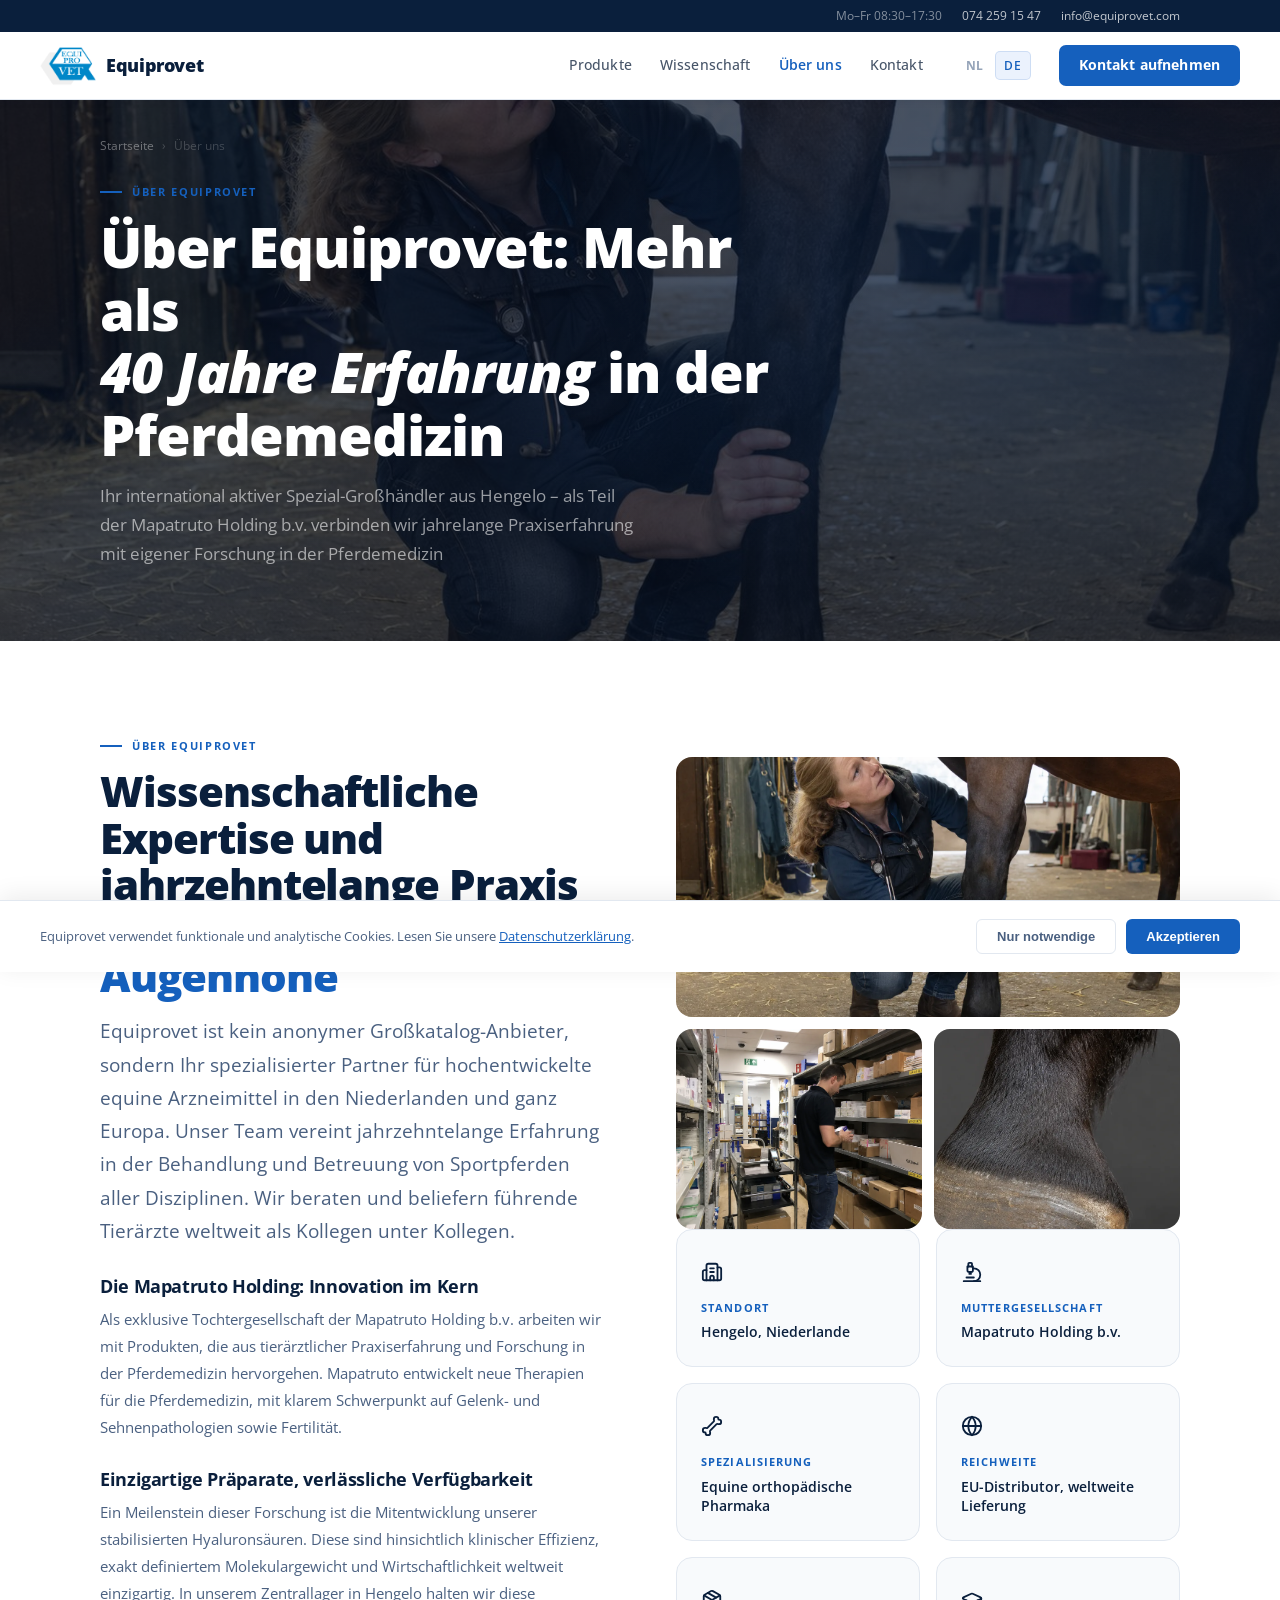
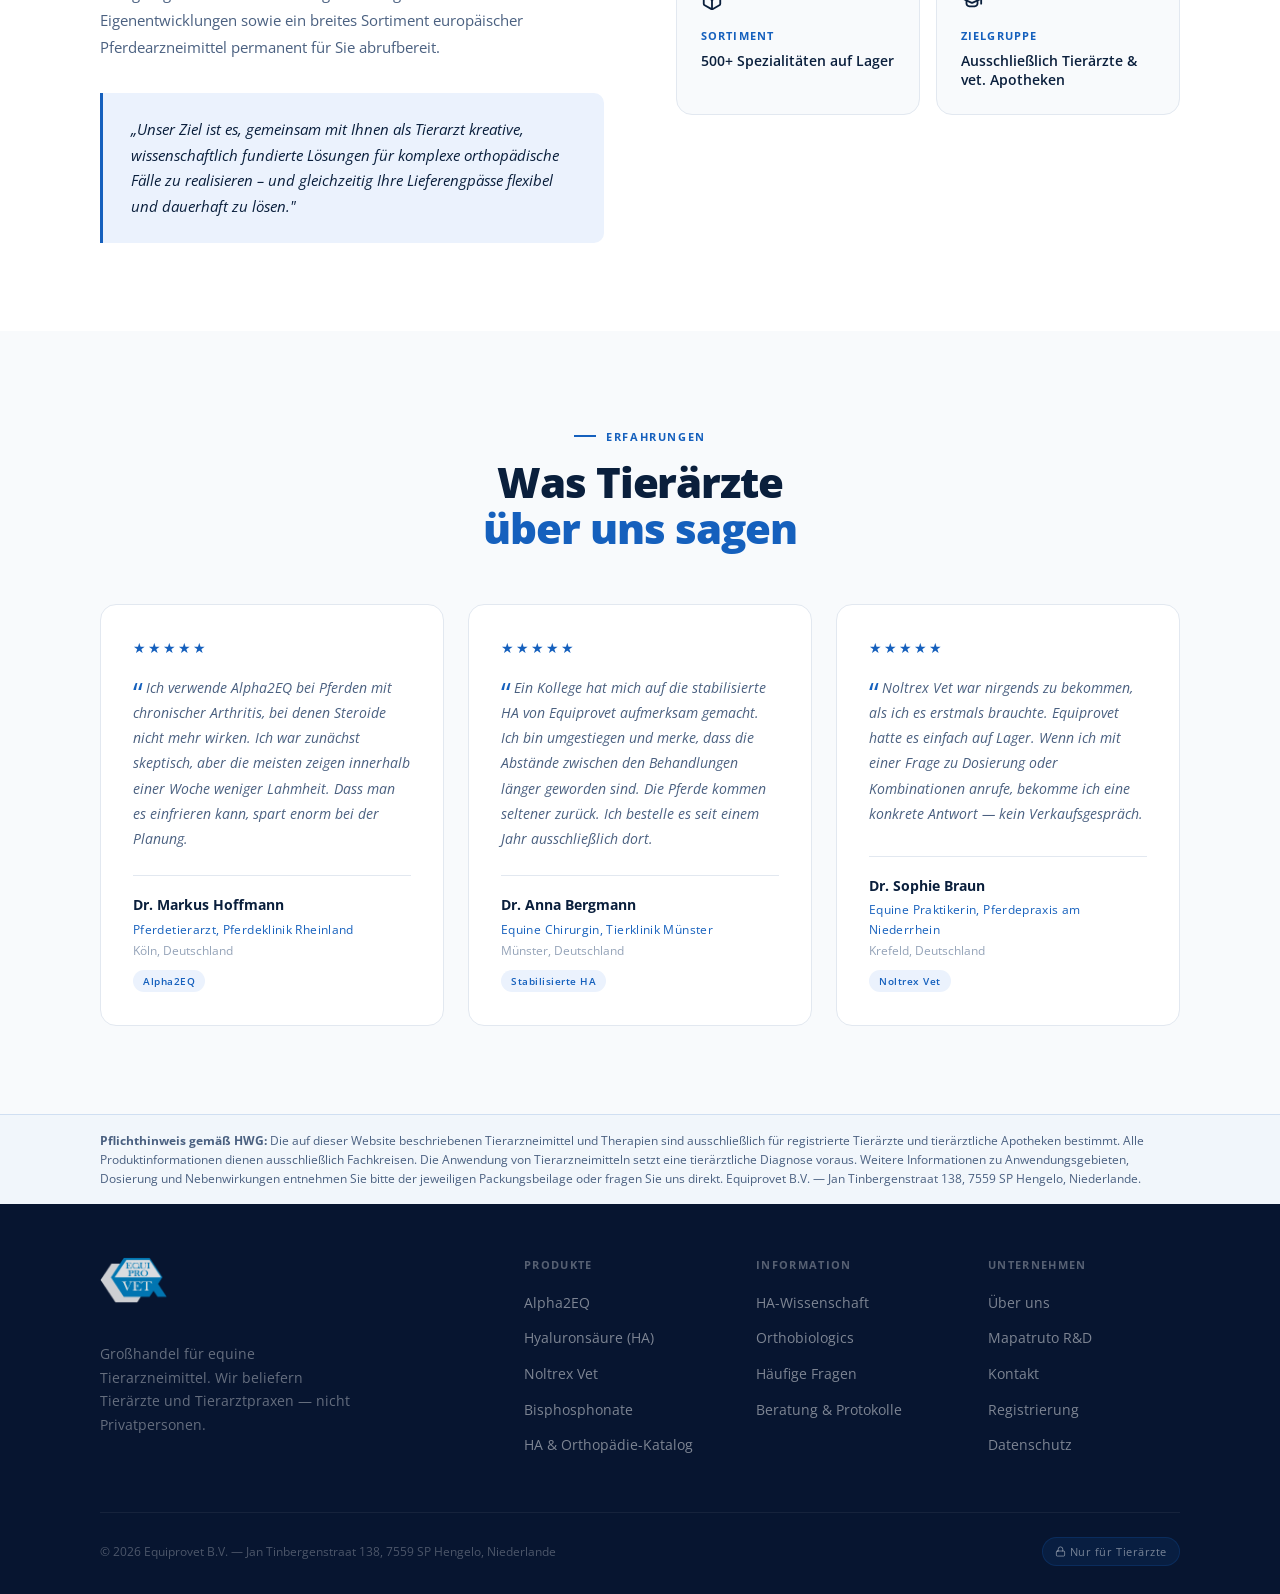
<file: de/ueber-uns.html>
<!DOCTYPE html>
<html lang="de">
<head>
  <meta charset="UTF-8">
  <meta name="viewport" content="width=device-width, initial-scale=1.0">
  <title>Über uns | Equiprovet</title>
  <meta name="description" content="Equiprovet B.V. in Hengelo: Veterinärgroßhandel spezialisiert auf equine Orthopädie. Tochtergesellschaft von Mapatruto Holding b.v. Lieferungen an Tierärzte weltweit.">
  <meta name="theme-color" content="#1560BD">
  <link rel="canonical" href="https://www.equiprovet.nl/de/ueber-uns.html">
  <link rel="icon" type="image/svg+xml" href="/favicon.svg">
  <link rel="icon" type="image/png" sizes="32x32" href="/images/favicon-32.png">
  <link rel="icon" type="image/png" sizes="16x16" href="/images/favicon-16.png">
  <link rel="apple-touch-icon" sizes="180x180" href="/apple-touch-icon.png">
  <link rel="manifest" href="/manifest.json">
  <link rel="preconnect" href="https://fonts.googleapis.com">
  <link rel="preconnect" href="https://fonts.gstatic.com" crossorigin>
  <link href="https://fonts.googleapis.com/css2?family=Open+Sans:wght@300;400;500;600;700;800&display=swap" rel="stylesheet">
  <link rel="stylesheet" href="/css/styles.css">
  <script src="/js/main.js" defer></script>
  <link rel="preload" as="image" href="/images/vet-examination-v2.jpg" fetchpriority="high">
  <link rel="alternate" hreflang="de" href="https://www.equiprovet.nl/de/ueber-uns">
  <link rel="alternate" hreflang="nl" href="https://www.equiprovet.nl/over-ons">
  <link rel="alternate" hreflang="x-default" href="https://www.equiprovet.nl/">
  <meta property="og:type" content="website">
  <meta property="og:site_name" content="Equiprovet">
  <meta property="og:title" content="Über Equiprovet — 40 Jahre equine pharmazeutische Expertise">
  <meta property="og:description" content="Equiprovet B.V. in Hengelo: Veterinärgroßhandel spezialisiert auf equine Orthopädie. Tochtergesellschaft von Mapatruto Holding b.v. Lieferungen an Tierärzte weltweit.">
  <meta property="og:image" content="https://www.equiprovet.nl/images/hero-horse-leg-v3.jpg">
  <meta property="og:locale" content="de_DE">
  <meta name="twitter:card" content="summary_large_image">
  <meta name="twitter:title" content="Über Equiprovet — 40 Jahre equine pharmazeutische Expertise">
  <meta name="twitter:description" content="Equiprovet B.V. in Hengelo: Veterinärgroßhandel spezialisiert auf equine Orthopädie. Tochtergesellschaft von Mapatruto Holding b.v. Lieferungen an Tierärzte weltweit.">
<script type="application/ld+json">
{
  "@context": "https://schema.org",
  "@type": "MedicalOrganization",
  "@id": "https://www.equiprovet.nl/de/#organization",
  "name": "Equiprovet B.V.",
  "url": "https://www.equiprovet.nl/de/",
  "logo": "https://www.equiprovet.nl/images/logo.png",
  "description": "Veterinärgroßhandel spezialisiert auf equine orthopädische Arzneimittel. Exklusiver Lieferant von stabilisierter Hyaluronsäure (Mapatruto-Patent) und Alpha2EQ regenerativer Therapie für registrierte Tierärzte.",
  "medicalSpecialty": "Equine Orthopedics",
  "availableService": [
    {"@type": "MedicalTherapy", "name": "Alpha2EQ — Autologe Alpha-2-Makroglobulin-Therapie"},
    {"@type": "MedicalTherapy", "name": "Stabilisierte Hyaluronsäure — Mapatruto-Patent"},
    {"@type": "MedicalTherapy", "name": "Noltrex Vet — Polyacrylamid-Gelenkgel"},
    {"@type": "MedicalTherapy", "name": "Tildren & Osphos — Bisphosphonate für Hufrollensyndrom"}
  ],
  "knowsAbout": [
    "Equine Osteoarthritis", "Intraartikuläre Injektion Pferd",
    "Alpha-2-Makroglobulin-Therapie", "Hyaluronsäure Gelenktherapie Pferd",
    "Bisphosphonat Therapie Pferd", "Hufrollensyndrom Behandlung",
    "Gelenkerkrankung Pferd", "Regenerative Therapie Pferd"
  ],
  "address": {
    "@type": "PostalAddress",
    "streetAddress": "Jan Tinbergenstraat 138",
    "addressLocality": "Hengelo",
    "postalCode": "7559 SP",
    "addressCountry": "NL"
  },
  "contactPoint": {
    "@type": "ContactPoint",
    "telephone": "+31-74-259-15-47",
    "contactType": "Kundenservice",
    "availableLanguage": ["German", "Dutch", "English"]
  }
}
</script>
  <script async src="https://www.googletagmanager.com/gtag/js?id=G-H5HKQZB87R"></script>
  <script>
    window.dataLayer = window.dataLayer || [];
    function gtag(){dataLayer.push(arguments);}
    gtag("consent", "default", { analytics_storage: "denied" });
    gtag("js", new Date());
    gtag("config", "G-H5HKQZB87R");
    try { if (localStorage.getItem("cookie-consent") === "accepted") { gtag("consent", "update", { analytics_storage: "granted" }); } } catch(e) {}
  </script>
  <!-- Microsoft Clarity: vervang XXXXXXXXXX met uw project ID -->
  <!-- <script>(function(c,l,a,r,i,t,y){c[a]=c[a]||function(){(c[a].q=c[a].q||[]).push(arguments)};t=l.createElement(r);t.async=1;t.src="https://www.clarity.ms/tag/"+i;y=l.getElementsByTagName(r)[0];y.parentNode.insertBefore(t,y)})(window,document,"clarity","script","XXXXXXXXXX");</script> -->
  <!-- Crisp live chat: vervang XXXXXXXX-XXXX met uw Crisp website ID -->
  <!-- <script>window.$crisp=[];window.CRISP_WEBSITE_ID="XXXXXXXX-XXXX";(function(){d=document;s=d.createElement("script");s.src="https://client.crisp.chat/l.js";s.async=1;d.getElementsByTagName("head")[0].appendChild(s)})();</script> -->
</head>
<body>
<a href="#main-content" class="skip-nav">Zum Inhalt</a>
<!-- ── SCROLL PROGRESS ── -->
<div id="scroll-progress"></div>

<!-- ── TOPBAR ── -->
<div class="topbar">
  <div class="container topbar-inner">
    <span>Mo–Fr 08:30–17:30</span>
    <a href="tel:+31742591547">074 259 15 47</a>
    <a href="mailto:info@equiprovet.com">info@equiprovet.com</a>
  </div>
</div>

<!-- ── NAV ── -->
<nav>
  <a href="/de/" class="nav-logo">
    <img src="/images/logo.png" alt="Equiprovet" class="nav-logo-img"><span class="nav-brand">Equiprovet</span>
  </a>
  <div class="nav-links" id="nav-links">
    <a href="/de/produkte.html">Produkte</a>
    <a href="/de/wissenschaft.html">Wissenschaft</a>
    <a href="/de/ueber-uns.html" class="nav-active">Über uns</a>

    <a href="/de/kontakt.html">Kontakt</a>
    <div class="lang-switcher"><a href="/over-ons">NL</a><a href="/de/ueber-uns" class="lang-active">DE</a></div>
    <a href="/de/kontakt.html" class="nav-cta">Kontakt aufnehmen</a>
  </div>
  <button class="nav-hamburger" id="nav-hamburger" aria-label="Menü">
    <span></span><span></span><span></span>
  </button>
</nav>
<section class="page-hero-section has-bg-image" style="background-image:url('/images/vet-examination-v2.jpg')">
  <div class="container">
    <div class="page-hero-content reveal">
      <div class="page-hero-breadcrumb">
        <a href="/de/">Startseite</a>
        <span>›</span>
        <span>Über uns</span>
      </div>
      <div class="section-label">Über Equiprovet</div>
      <h1 class="page-hero-title">Über Equiprovet: Mehr als<br><em>40 Jahre Erfahrung</em> in der Pferdemedizin</h1>
      <p class="page-hero-desc">Ihr international aktiver Spezial-Großhändler aus Hengelo – als Teil der Mapatruto Holding b.v. verbinden wir jahrelange Praxiserfahrung mit eigener Forschung in der Pferdemedizin</p>
    </div>
  </div>
</section>
<!-- ── ÜBER UNS ── -->
<section class="about-section" id="ueber-uns">
  <div class="container">
    <div class="about-grid reveal-group">
      <div>
        <div class="section-label">Über Equiprovet</div>
        <h2 class="section-title">Wissenschaftliche Expertise und<br>jahrzehntelange Praxis<br><em>auf kollegialer Augenhöhe</em></h2>
        <p class="about-lead">Equiprovet ist kein anonymer Großkatalog-Anbieter, sondern Ihr spezialisierter Partner für hochentwickelte equine Arzneimittel in den Niederlanden und ganz Europa. Unser Team vereint jahrzehntelange Erfahrung in der Behandlung und Betreuung von Sportpferden aller Disziplinen. Wir beraten und beliefern führende Tierärzte weltweit als Kollegen unter Kollegen.</p>

        <h3 style="font-size:18px;font-weight:700;color:var(--ink);margin:28px 0 10px;">Die Mapatruto Holding: Innovation im Kern</h3>
        <p class="about-body">Als exklusive Tochtergesellschaft der Mapatruto Holding b.v. arbeiten wir mit Produkten, die aus tierärztlicher Praxiserfahrung und Forschung in der Pferdemedizin hervorgehen. Mapatruto entwickelt neue Therapien für die Pferdemedizin, mit klarem Schwerpunkt auf Gelenk- und Sehnenpathologien sowie Fertilität.</p>

        <h3 style="font-size:18px;font-weight:700;color:var(--ink);margin:28px 0 10px;">Einzigartige Präparate, verlässliche Verfügbarkeit</h3>
        <p class="about-body">Ein Meilenstein dieser Forschung ist die Mitentwicklung unserer stabilisierten Hyaluronsäuren. Diese sind hinsichtlich klinischer Effizienz, exakt definiertem Molekulargewicht und Wirtschaftlichkeit weltweit einzigartig. In unserem Zentrallager in Hengelo halten wir diese Eigenentwicklungen sowie ein breites Sortiment europäischer Pferdearzneimittel permanent für Sie abrufbereit.</p>

        <blockquote class="about-mission">
          „Unser Ziel ist es, gemeinsam mit Ihnen als Tierarzt kreative, wissenschaftlich fundierte Lösungen für komplexe orthopädische Fälle zu realisieren – und gleichzeitig Ihre Lieferengpässe flexibel und dauerhaft zu lösen."
        </blockquote>
      </div>
      <div>
        <div class="about-image-grid reveal-group">
          <div class="about-img tall">
            <picture><source srcset="/images/vet-examination-v2.webp" type="image/webp"><img src="/images/vet-examination-v2.jpg" alt="Tierarzt untersucht Pferd" loading="lazy"></picture>
          </div>
          <div class="about-img">
            <picture><source srcset="/images/equiprovet-warehouse-v2.webp" type="image/webp"><img src="/images/equiprovet-warehouse-v2.jpg" alt="Equiprovet Lager" loading="lazy"></picture>
          </div>
          <div class="about-img">
            <picture><source srcset="/images/hero-horse-leg-v3.webp" type="image/webp"><img src="/images/hero-horse-leg-v3.jpg" alt="Equine Gelenkbehandlung" loading="lazy"></picture>
          </div>
        </div>
        <div class="about-cards">
          <div class="about-card"><div class="about-card-icon"><svg class="icon" aria-hidden="true"><use href="/images/icons.svg#i-building-2"></use></svg></div><div class="about-card-title">Standort</div><div class="about-card-val">Hengelo, Niederlande</div></div>
          <div class="about-card"><div class="about-card-icon"><svg class="icon" aria-hidden="true"><use href="/images/icons.svg#i-microscope"></use></svg></div><div class="about-card-title">Muttergesellschaft</div><div class="about-card-val">Mapatruto Holding b.v.</div></div>
          <div class="about-card"><div class="about-card-icon"><svg class="icon" aria-hidden="true"><use href="/images/icons.svg#i-bone"></use></svg></div><div class="about-card-title">Spezialisierung</div><div class="about-card-val">Equine orthopädische Pharmaka</div></div>
          <div class="about-card"><div class="about-card-icon"><svg class="icon" aria-hidden="true"><use href="/images/icons.svg#i-globe"></use></svg></div><div class="about-card-title">Reichweite</div><div class="about-card-val">EU-Distributor, weltweite Lieferung</div></div>
          <div class="about-card"><div class="about-card-icon"><svg class="icon" aria-hidden="true"><use href="/images/icons.svg#i-package"></use></svg></div><div class="about-card-title">Sortiment</div><div class="about-card-val">500+ Spezialitäten auf Lager</div></div>
          <div class="about-card"><div class="about-card-icon"><svg class="icon" aria-hidden="true"><use href="/images/icons.svg#i-graduation-cap"></use></svg></div><div class="about-card-title">Zielgruppe</div><div class="about-card-val">Ausschließlich Tierärzte &amp; vet. Apotheken</div></div>
        </div>
      </div>
    </div>
  </div>
</section>
<!-- ── ERFAHRUNGEN ── -->
<section class="testimonials-section" id="erfahrungen">
  <div class="container">
    <div class="testimonials-header reveal">
      <div class="section-label" style="justify-content:center;">Erfahrungen</div>
      <h2 class="section-title" style="text-align:center;">Was Tierärzte<br><em>über uns sagen</em></h2>
    </div>
    <div class="testimonials-grid reveal-group">
      <div class="testimonial-card">
        <div class="testimonial-stars">★★★★★</div>
        <p class="testimonial-quote">Ich verwende Alpha2EQ bei Pferden mit chronischer Arthritis, bei denen Steroide nicht mehr wirken. Ich war zunächst skeptisch, aber die meisten zeigen innerhalb einer Woche weniger Lahmheit. Dass man es einfrieren kann, spart enorm bei der Planung.</p>
        <div class="testimonial-author"><div class="ta-name">Dr. Markus Hoffmann</div><div class="ta-role">Pferdetierarzt, Pferdeklinik Rheinland</div><div class="ta-location">Köln, Deutschland</div><span class="ta-product">Alpha2EQ</span></div>
      </div>
      <div class="testimonial-card">
        <div class="testimonial-stars">★★★★★</div>
        <p class="testimonial-quote">Ein Kollege hat mich auf die stabilisierte HA von Equiprovet aufmerksam gemacht. Ich bin umgestiegen und merke, dass die Abstände zwischen den Behandlungen länger geworden sind. Die Pferde kommen seltener zurück. Ich bestelle es seit einem Jahr ausschließlich dort.</p>
        <div class="testimonial-author"><div class="ta-name">Dr. Anna Bergmann</div><div class="ta-role">Equine Chirurgin, Tierklinik Münster</div><div class="ta-location">Münster, Deutschland</div><span class="ta-product">Stabilisierte HA</span></div>
      </div>
      <div class="testimonial-card">
        <div class="testimonial-stars">★★★★★</div>
        <p class="testimonial-quote">Noltrex Vet war nirgends zu bekommen, als ich es erstmals brauchte. Equiprovet hatte es einfach auf Lager. Wenn ich mit einer Frage zu Dosierung oder Kombinationen anrufe, bekomme ich eine konkrete Antwort — kein Verkaufsgespräch.</p>
        <div class="testimonial-author"><div class="ta-name">Dr. Sophie Braun</div><div class="ta-role">Equine Praktikerin, Pferdepraxis am Niederrhein</div><div class="ta-location">Krefeld, Deutschland</div><span class="ta-product">Noltrex Vet</span></div>
      </div>
    </div>
  </div>
</section>
<!-- ── HWG DISCLAIMER ── -->
<div style="background:rgba(21,96,189,0.06);border-top:1px solid rgba(21,96,189,0.15);padding:16px 0;">
  <div class="container">
    <p style="font-size:12px;color:var(--ink-soft);line-height:1.6;margin:0;">
      <strong>Pflichthinweis gemäß HWG:</strong> Die auf dieser Website beschriebenen Tierarzneimittel und Therapien sind ausschließlich für registrierte Tierärzte und tierärztliche Apotheken bestimmt. Alle Produktinformationen dienen ausschließlich Fachkreisen. Die Anwendung von Tierarzneimitteln setzt eine tierärztliche Diagnose voraus. Weitere Informationen zu Anwendungsgebieten, Dosierung und Nebenwirkungen entnehmen Sie bitte der jeweiligen Packungsbeilage oder fragen Sie uns direkt. Equiprovet B.V. — Jan Tinbergenstraat 138, 7559 SP Hengelo, Niederlande.
    </p>
  </div>
</div>
<!-- ── FOOTER ── -->
<footer>
  <div class="container">
    <div class="footer-grid">
      <div>
        <img src="/images/logo.png" alt="Equiprovet" style="height:48px;width:auto;opacity:0.85;margin-bottom:16px;">
        <p class="footer-brand-desc">Großhandel für equine Tierarzneimittel. Wir beliefern Tierärzte und Tierarztpraxen — nicht Privatpersonen.</p>
      </div>
      <div>
        <div class="footer-col-title">Produkte</div>
        <ul class="footer-links">
          <li><a href="/de/wissenschaft.html#alpha2eq">Alpha2EQ</a></li>
          <li><a href="/de/wissenschaft.html">Hyaluronsäure (HA)</a></li>
          <li><a href="/de/produkte.html">Noltrex Vet</a></li>
          <li><a href="/de/produkte.html">Bisphosphonate</a></li>
          <li><a href="/de/produkte.html#katalog">HA &amp; Orthopädie-Katalog</a></li>
        </ul>
      </div>
      <div>
        <div class="footer-col-title">Information</div>
        <ul class="footer-links">
          <li><a href="/de/wissenschaft.html">HA-Wissenschaft</a></li>
          <li><a href="/de/wissenschaft.html#alpha2eq">Orthobiologics</a></li>

          <li><a href="/de/kontakt.html#faq">Häufige Fragen</a></li>
          <li><a href="/de/kontakt.html">Beratung &amp; Protokolle</a></li>
        </ul>
      </div>
      <div>
        <div class="footer-col-title">Unternehmen</div>
        <ul class="footer-links">
          <li><a href="/de/ueber-uns.html">Über uns</a></li>
          <li><a href="/de/ueber-uns.html">Mapatruto R&amp;D</a></li>
          <li><a href="/de/kontakt.html">Kontakt</a></li>
          <li><a href="/de/kontakt.html">Registrierung</a></li>
          <li><a href="#" onclick="openPrivacy(); return false;">Datenschutz</a></li>
        </ul>
      </div>
    </div>
    <div class="footer-bottom">
      <div class="footer-copyright">© 2026 Equiprovet B.V. — Jan Tinbergenstraat 138, 7559 SP Hengelo, Niederlande</div>
      <div class="footer-vet-only"><svg class="icon" aria-hidden="true"><use href="/images/icons.svg#i-lock"></use></svg> Nur für Tierärzte</div>
    </div>
  </div>
</footer>
<!-- ── DATENSCHUTZ MODAL ── -->
<div id="privacy-modal" role="dialog" aria-modal="true" aria-label="Datenschutzerklärung">
  <div class="privacy-modal-inner">
    <button class="privacy-modal-close" onclick="closePrivacy()" aria-label="Schließen"><svg class="icon" aria-hidden="true"><use href="/images/icons.svg#i-x"></use></svg></button>
    <h2>Datenschutzerklärung</h2>
    <p class="privacy-date">Version 1.0 — März 2026</p>
    <h3>1. Verantwortlicher</h3>
    <p>Equiprovet B.V., Jan Tinbergenstraat 138, 7559 SP Hengelo, Niederlande. E-Mail: info@equiprovet.com</p>
    <h3>2. Welche Daten erheben wir?</h3>
    <p>Wir verarbeiten personenbezogene Daten, die Sie über das Registrierungsformular eingeben: Name, Praxisname, E-Mail, Land und tierärztliche Zulassungsnummer.</p>
    <h3>3. Zweck der Verarbeitung</h3>
    <p>Ihre Daten werden zur Verifizierung Ihrer tierärztlichen Zulassung und zur Erstellung eines Kundenkontos verwendet. Wir verkaufen Ihre Daten nicht an Dritte.</p>
    <h3>4. Rechtsgrundlage</h3>
    <p>Die Verarbeitung erfolgt auf Grundlage Ihrer Einwilligung (Art. 6 Abs. 1 lit. a DSGVO) und zur Vertragserfüllung (Art. 6 Abs. 1 lit. b DSGVO).</p>
    <h3>5. Ihre Rechte</h3>
    <p>Sie haben das Recht auf Auskunft, Berichtigung und Löschung Ihrer Daten. Senden Sie eine E-Mail an info@equiprovet.com.</p>
  </div>
</div>
<!-- ── COOKIE BANNER ── -->
<div id="cookie-banner" role="dialog" aria-label="Cookie-Hinweis" aria-live="polite">
  <p class="cookie-text">Equiprovet verwendet funktionale und analytische Cookies.
    Lesen Sie unsere <a onclick="openPrivacy()">Datenschutzerklärung</a>.</p>
  <div class="cookie-actions">
    <button class="cookie-btn decline" onclick="handleCookie('declined')">Nur notwendige</button>
    <button class="cookie-btn accept" onclick="handleCookie('accepted')">Akzeptieren</button>
  </div>
</div>
<script>
(function(){
  const burger = document.getElementById('nav-hamburger');
  const links  = document.getElementById('nav-links');
  if (!burger || !links) return;
  function toggleMenu(force) {
    const open = force !== undefined ? force : !links.classList.contains('open');
    burger.classList.toggle('open', open);
    links.classList.toggle('open', open);
    document.body.style.overflow = open ? 'hidden' : '';
  }
  burger.addEventListener('click', () => toggleMenu());
  links.querySelectorAll('a').forEach(a => a.addEventListener('click', () => toggleMenu(false)));
  document.addEventListener('keydown', e => { if (e.key === 'Escape') toggleMenu(false); });
})();
</script>
<!-- ── STICKY CTA ── -->
<div id="sticky-cta">
  <div class="sticky-cta-text">
    <strong>Tierarzt?</strong> Jetzt Kontakt aufnehmen für Informationen.
  </div>
  <div class="sticky-cta-actions">
    <a href="tel:+31742591547" class="sticky-cta-tel"><svg class="icon" aria-hidden="true"><use href="/images/icons.svg#i-phone"></use></svg> +31 (0)74 259 15 47</a>
    <a href="/de/kontakt.html" class="sticky-cta-btn">Kontakt aufnehmen →</a>
    <button class="sticky-cta-close" onclick="document.getElementById('sticky-cta').remove()" aria-label="Schließen"><svg class="icon" aria-hidden="true"><use href="/images/icons.svg#i-x"></use></svg></button>
  </div>
</div>
</body>
</html>
</file>
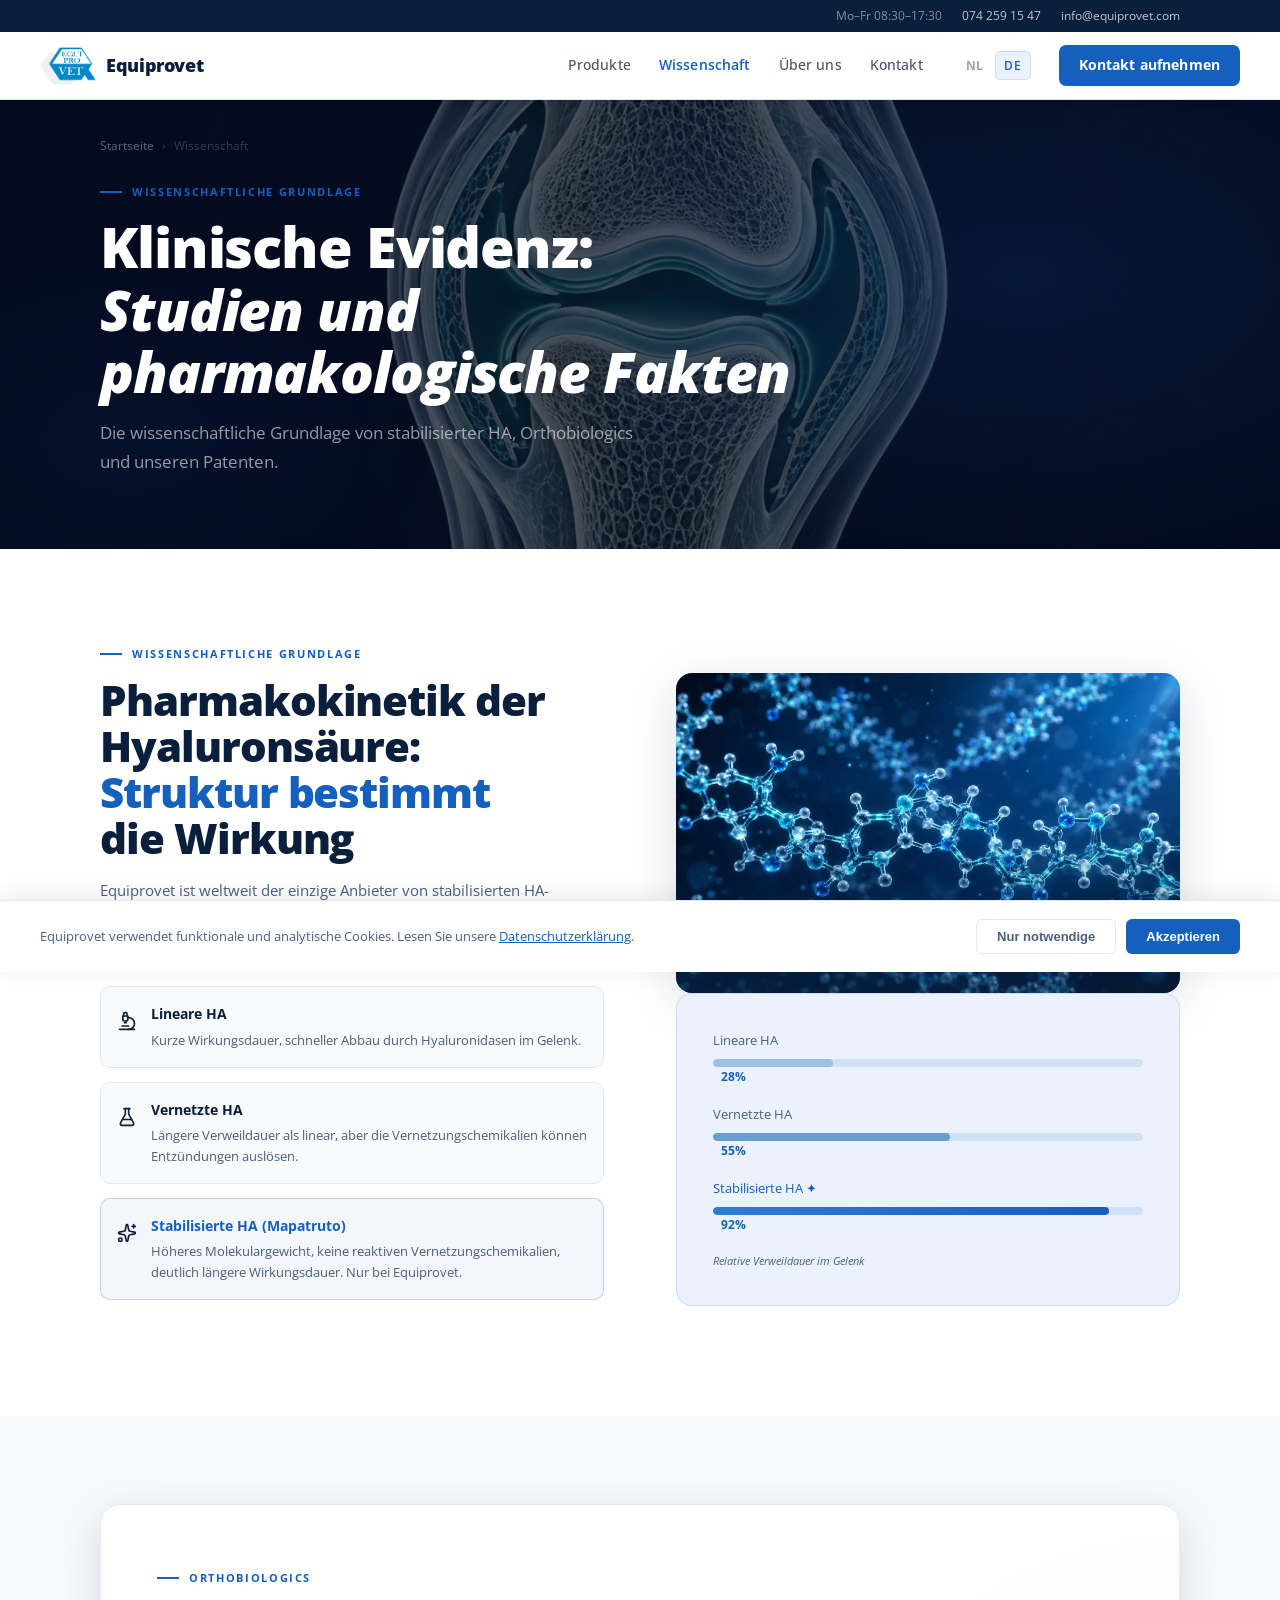
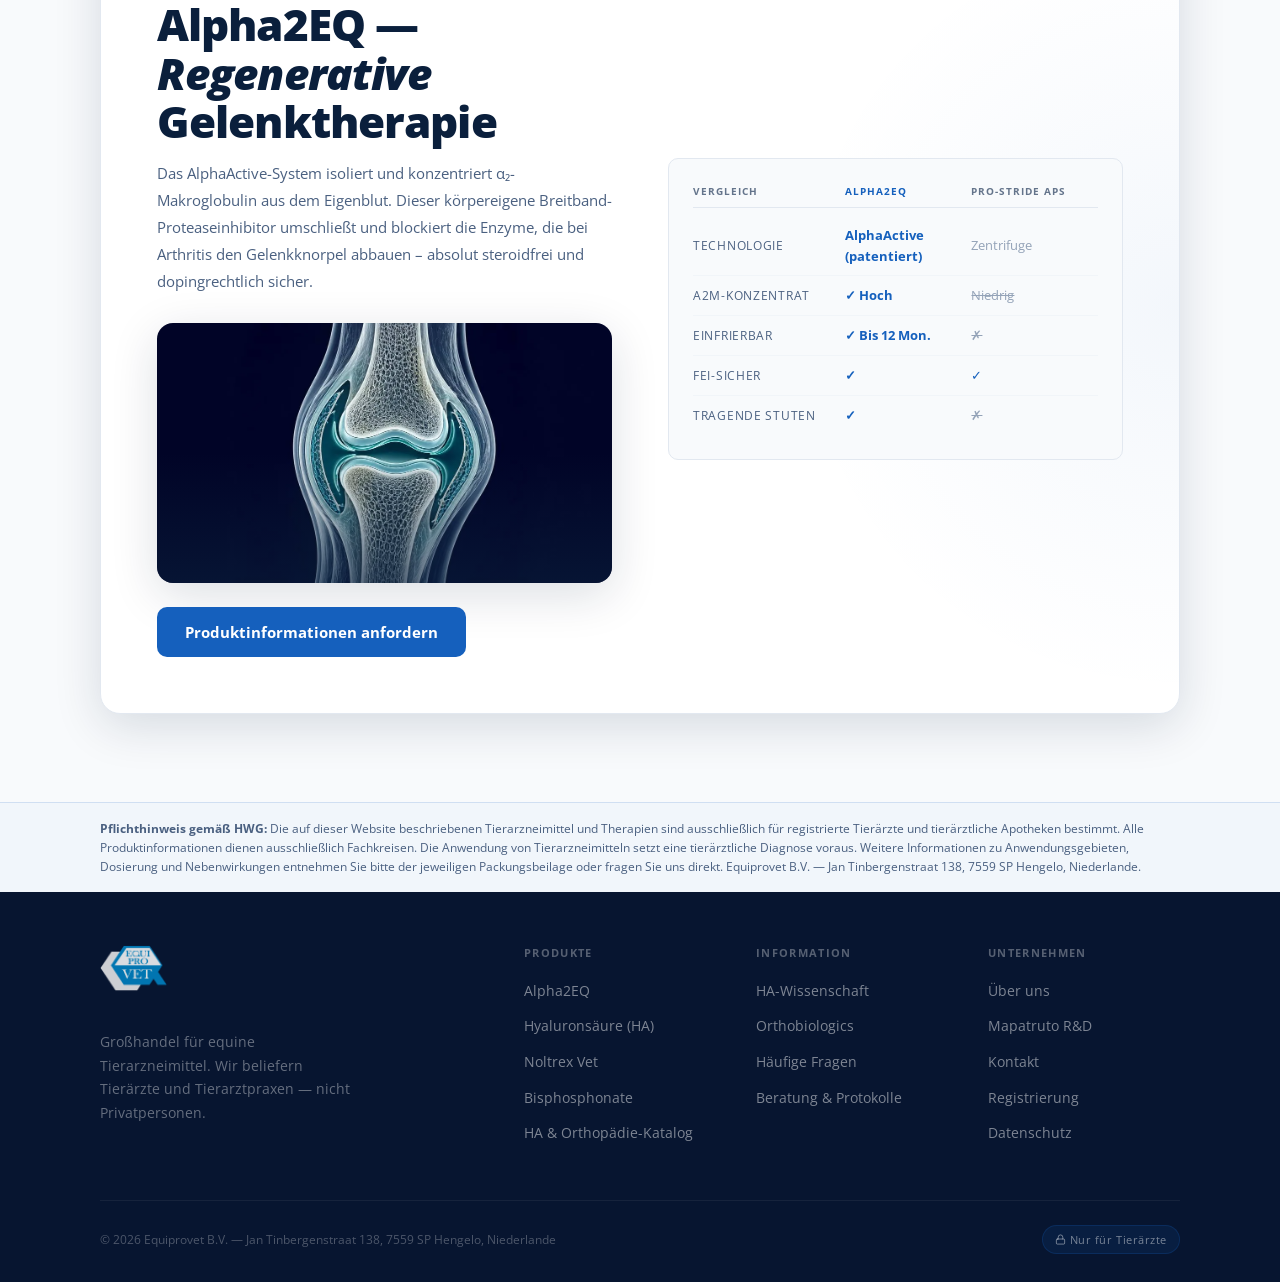
<file: de/wissenschaft.html>
<!DOCTYPE html>
<html lang="de">
<head>
  <meta charset="UTF-8">
  <meta name="viewport" content="width=device-width, initial-scale=1.0">
  <title>Wissenschaft | Equiprovet</title>
  <meta name="description" content="Wissenschaftliche Erklärung von stabilisierter HA (Mapatruto-Patent), Alpha2EQ regenerativer Therapie und Vergleich mit anderen Gelenktherapien beim Pferd.">
  <meta name="theme-color" content="#1560BD">
  <link rel="canonical" href="https://www.equiprovet.nl/de/wissenschaft.html">
  <link rel="icon" type="image/svg+xml" href="/favicon.svg">
  <link rel="icon" type="image/png" sizes="32x32" href="/images/favicon-32.png">
  <link rel="icon" type="image/png" sizes="16x16" href="/images/favicon-16.png">
  <link rel="apple-touch-icon" sizes="180x180" href="/apple-touch-icon.png">
  <link rel="manifest" href="/manifest.json">
  <link rel="preconnect" href="https://fonts.googleapis.com">
  <link rel="preconnect" href="https://fonts.gstatic.com" crossorigin>
  <link href="https://fonts.googleapis.com/css2?family=Open+Sans:wght@300;400;500;600;700;800&display=swap" rel="stylesheet">
  <link rel="stylesheet" href="/css/styles.css">
  <script src="/js/main.js" defer></script>
  <link rel="preload" as="image" href="/images/joint-anatomy.jpg" fetchpriority="high">
  <link rel="alternate" hreflang="de" href="https://www.equiprovet.nl/de/wissenschaft">
  <link rel="alternate" hreflang="nl" href="https://www.equiprovet.nl/wetenschap">
  <link rel="alternate" hreflang="x-default" href="https://www.equiprovet.nl/">
  <meta property="og:type" content="website">
  <meta property="og:site_name" content="Equiprovet">
  <meta property="og:title" content="HA-Wissenschaft & Alpha2EQ — Evidence-based equine Orthopädie">
  <meta property="og:description" content="Wissenschaftliche Erklärung von stabilisierter HA (Mapatruto-Patent), Alpha2EQ regenerativer Therapie und Vergleich mit anderen Gelenktherapien beim Pferd.">
  <meta property="og:image" content="https://www.equiprovet.nl/images/hero-horse-leg-v3.jpg">
  <meta property="og:locale" content="de_DE">
  <meta name="twitter:card" content="summary_large_image">
  <meta name="twitter:title" content="HA-Wissenschaft & Alpha2EQ — Evidence-based equine Orthopädie">
  <meta name="twitter:description" content="Wissenschaftliche Erklärung von stabilisierter HA (Mapatruto-Patent), Alpha2EQ regenerativer Therapie und Vergleich mit anderen Gelenktherapien beim Pferd.">
<script type="application/ld+json">
{
  "@context": "https://schema.org",
  "@type": "MedicalOrganization",
  "@id": "https://www.equiprovet.nl/de/#organization",
  "name": "Equiprovet B.V.",
  "url": "https://www.equiprovet.nl/de/",
  "logo": "https://www.equiprovet.nl/images/logo.png",
  "description": "Veterinärgroßhandel spezialisiert auf equine orthopädische Arzneimittel. Exklusiver Lieferant von stabilisierter Hyaluronsäure (Mapatruto-Patent) und Alpha2EQ regenerativer Therapie für registrierte Tierärzte.",
  "medicalSpecialty": "Equine Orthopedics",
  "availableService": [
    {"@type": "MedicalTherapy", "name": "Alpha2EQ — Autologe Alpha-2-Makroglobulin-Therapie"},
    {"@type": "MedicalTherapy", "name": "Stabilisierte Hyaluronsäure — Mapatruto-Patent"},
    {"@type": "MedicalTherapy", "name": "Noltrex Vet — Polyacrylamid-Gelenkgel"},
    {"@type": "MedicalTherapy", "name": "Tildren & Osphos — Bisphosphonate für Hufrollensyndrom"}
  ],
  "knowsAbout": [
    "Equine Osteoarthritis", "Intraartikuläre Injektion Pferd",
    "Alpha-2-Makroglobulin-Therapie", "Hyaluronsäure Gelenktherapie Pferd",
    "Bisphosphonat Therapie Pferd", "Hufrollensyndrom Behandlung",
    "Gelenkerkrankung Pferd", "Regenerative Therapie Pferd"
  ],
  "address": {
    "@type": "PostalAddress",
    "streetAddress": "Jan Tinbergenstraat 138",
    "addressLocality": "Hengelo",
    "postalCode": "7559 SP",
    "addressCountry": "NL"
  },
  "contactPoint": {
    "@type": "ContactPoint",
    "telephone": "+31-74-259-15-47",
    "contactType": "Kundenservice",
    "availableLanguage": ["German", "Dutch", "English"]
  }
}
</script>
  <script async src="https://www.googletagmanager.com/gtag/js?id=G-H5HKQZB87R"></script>
  <script>
    window.dataLayer = window.dataLayer || [];
    function gtag(){dataLayer.push(arguments);}
    gtag("consent", "default", { analytics_storage: "denied" });
    gtag("js", new Date());
    gtag("config", "G-H5HKQZB87R");
    try { if (localStorage.getItem("cookie-consent") === "accepted") { gtag("consent", "update", { analytics_storage: "granted" }); } } catch(e) {}
  </script>
  <!-- Microsoft Clarity: vervang XXXXXXXXXX met uw project ID -->
  <!-- <script>(function(c,l,a,r,i,t,y){c[a]=c[a]||function(){(c[a].q=c[a].q||[]).push(arguments)};t=l.createElement(r);t.async=1;t.src="https://www.clarity.ms/tag/"+i;y=l.getElementsByTagName(r)[0];y.parentNode.insertBefore(t,y)})(window,document,"clarity","script","XXXXXXXXXX");</script> -->
  <!-- Crisp live chat: vervang XXXXXXXX-XXXX met uw Crisp website ID -->
  <!-- <script>window.$crisp=[];window.CRISP_WEBSITE_ID="XXXXXXXX-XXXX";(function(){d=document;s=d.createElement("script");s.src="https://client.crisp.chat/l.js";s.async=1;d.getElementsByTagName("head")[0].appendChild(s)})();</script> -->
</head>
<body>
<a href="#main-content" class="skip-nav">Zum Inhalt</a>
<!-- ── SCROLL PROGRESS ── -->
<div id="scroll-progress"></div>

<!-- ── TOPBAR ── -->
<div class="topbar">
  <div class="container topbar-inner">
    <span>Mo–Fr 08:30–17:30</span>
    <a href="tel:+31742591547">074 259 15 47</a>
    <a href="mailto:info@equiprovet.com">info@equiprovet.com</a>
  </div>
</div>

<!-- ── NAV ── -->
<nav>
  <a href="/de/" class="nav-logo">
    <img src="/images/logo.png" alt="Equiprovet" class="nav-logo-img"><span class="nav-brand">Equiprovet</span>
  </a>
  <div class="nav-links" id="nav-links">
    <a href="/de/produkte.html">Produkte</a>
    <a href="/de/wissenschaft.html" class="nav-active">Wissenschaft</a>
    <a href="/de/ueber-uns.html">Über uns</a>

    <a href="/de/kontakt.html">Kontakt</a>
    <div class="lang-switcher"><a href="/wetenschap">NL</a><a href="/de/wissenschaft" class="lang-active">DE</a></div>
    <a href="/de/kontakt.html" class="nav-cta">Kontakt aufnehmen</a>
  </div>
  <button class="nav-hamburger" id="nav-hamburger" aria-label="Menü">
    <span></span><span></span><span></span>
  </button>
</nav>
<section class="page-hero-section has-bg-image" style="background-image:url('/images/joint-anatomy.jpg')">
  <div class="container">
    <div class="page-hero-content reveal">
      <div class="page-hero-breadcrumb">
        <a href="/de/">Startseite</a>
        <span>›</span>
        <span>Wissenschaft</span>
      </div>
      <div class="section-label">Wissenschaftliche Grundlage</div>
      <h1 class="page-hero-title">Klinische Evidenz:<br><em>Studien und pharmakologische Fakten</em></h1>
      <p class="page-hero-desc">Die wissenschaftliche Grundlage von stabilisierter HA, Orthobiologics und unseren Patenten.</p>
    </div>
  </div>
</section>
<!-- ── WISSENSCHAFT ── -->
<section class="science-section" id="wissenschaft">
  <div class="container">
    <div class="science-grid">
      <div class="reveal reveal-left">
        <div class="section-label science-label">Wissenschaftliche Grundlage</div>
        <h2 class="science-title">Pharmakokinetik der Hyaluronsäure:<br><em>Struktur bestimmt</em><br>die Wirkung</h2>
        <p class="science-desc">Equiprovet ist weltweit der einzige Anbieter von stabilisierten HA-Formulierungen auf Basis des Mapatruto-Patents – mit nachweislich längerer Verweildauer und überlegenen mechanischen Eigenschaften.</p>
        <div class="science-features">
          <div class="science-feat"><span class="sf-icon"><svg class="icon" aria-hidden="true"><use href="/images/icons.svg#i-microscope"></use></svg></span><div><div class="sf-title">Lineare HA</div><div class="sf-desc">Kurze Wirkungsdauer, schneller Abbau durch Hyaluronidasen im Gelenk.</div></div></div>
          <div class="science-feat"><span class="sf-icon"><svg class="icon" aria-hidden="true"><use href="/images/icons.svg#i-flask-conical"></use></svg></span><div><div class="sf-title">Vernetzte HA</div><div class="sf-desc">Längere Verweildauer als linear, aber die Vernetzungschemikalien können Entzündungen auslösen.</div></div></div>
          <div class="science-feat" style="border-color:rgba(21,96,189,0.25);background:rgba(21,96,189,0.05);">
            <span class="sf-icon"><svg class="icon" aria-hidden="true"><use href="/images/icons.svg#i-sparkles"></use></svg></span><div><div class="sf-title" style="color:var(--gold);">Stabilisierte HA (Mapatruto)</div><div class="sf-desc">Höheres Molekulargewicht, keine reaktiven Vernetzungschemikalien, deutlich längere Wirkungsdauer. Nur bei Equiprovet.</div></div>
          </div>
        </div>
      </div>
      <div class="reveal reveal-right">
        <div class="science-image-block reveal" style="margin-bottom:0">
          <picture><source srcset="/images/ha-molecule.webp" type="image/webp"><img src="/images/ha-molecule.jpg" alt="Hyaluronsäure Molekülstruktur" loading="lazy"></picture>
        </div>
        <div class="ha-comparison">
          <div class="hac-row"><div class="hac-label">Lineare HA</div><div class="hac-bar-bg"><div class="hac-bar-fill" style="width:28%;background:rgba(0,91,172,0.25)"></div></div><div class="hac-val">28%</div></div>
          <div class="hac-row"><div class="hac-label">Vernetzte HA</div><div class="hac-bar-bg"><div class="hac-bar-fill" style="width:55%;background:rgba(0,91,172,0.5)"></div></div><div class="hac-val">55%</div></div>
          <div class="hac-row"><div class="hac-label" style="color:var(--gold);">Stabilisierte HA ✦</div><div class="hac-bar-bg"><div class="hac-bar-fill" style="width:92%;background:linear-gradient(90deg,var(--gold-light),var(--gold))"></div></div><div class="hac-val" style="color:var(--gold);">92%</div></div>
          <div class="hac-legend">Relative Verweildauer im Gelenk</div>
        </div>
      </div>
    </div>
  </div>
</section>
<!-- ── ALPHA2EQ ── -->
<section class="spotlight-section" id="alpha2eq">
  <div class="container">
    <div class="spotlight-inner">
      <div class="spotlight-glow"></div>
      <div class="reveal reveal-left" style="position:relative;">
        <div class="section-label spotlight-label">Orthobiologics</div>
        <h2 class="spotlight-title">Alpha2EQ —<br><em>Regenerative</em><br>Gelenktherapie</h2>
        <p class="spotlight-sub">Das AlphaActive-System isoliert und konzentriert α₂-Makroglobulin aus dem Eigenblut. Dieser körpereigene Breitband-Proteaseinhibitor umschließt und blockiert die Enzyme, die bei Arthritis den Gelenkknorpel abbauen – absolut steroidfrei und dopingrechtlich sicher.</p>
        <div class="science-image-block reveal" style="margin-top:28px;height:260px;">
          <picture><source srcset="/images/joint-anatomy.webp" type="image/webp"><img src="/images/joint-anatomy.jpg" alt="Gelenkaufbau Pferd" loading="lazy"></picture>
        </div>
        <div style="display:flex;gap:12px;flex-wrap:wrap;margin-top:24px;position:relative;">
          <a href="/de/kontakt.html" class="btn-primary">Produktinformationen anfordern</a>
        </div>
      </div>
      <div class="reveal reveal-right" style="position:relative;">
        <div class="spotlight-vs">
          <div class="spotlight-vs-header"><div class="svh-label">Vergleich</div><div class="svh-a">Alpha2EQ</div><div class="svh-b">Pro-Stride APS</div></div>
          <div class="spotlight-vs-row"><div class="svr-feature">Technologie</div><div class="svr-a">AlphaActive (patentiert)</div><div class="svr-b">Zentrifuge</div></div>
          <div class="spotlight-vs-row"><div class="svr-feature">α2M-Konzentrat</div><div class="svr-a svr-check">✓ Hoch</div><div class="svr-b svr-cross">Niedrig</div></div>
          <div class="spotlight-vs-row"><div class="svr-feature">Einfrierbar</div><div class="svr-a svr-check">✓ Bis 12 Mon.</div><div class="svr-b svr-cross">✗</div></div>
          <div class="spotlight-vs-row"><div class="svr-feature">FEI-sicher</div><div class="svr-a svr-check">✓</div><div class="svr-b svr-check">✓</div></div>
          <div class="spotlight-vs-row"><div class="svr-feature">Tragende Stuten</div><div class="svr-a svr-check">✓</div><div class="svr-b svr-cross">✗</div></div>
        </div>
      </div>
    </div>
  </div>
</section>
<!-- ── HWG DISCLAIMER ── -->
<div style="background:rgba(21,96,189,0.06);border-top:1px solid rgba(21,96,189,0.15);padding:16px 0;">
  <div class="container">
    <p style="font-size:12px;color:var(--ink-soft);line-height:1.6;margin:0;">
      <strong>Pflichthinweis gemäß HWG:</strong> Die auf dieser Website beschriebenen Tierarzneimittel und Therapien sind ausschließlich für registrierte Tierärzte und tierärztliche Apotheken bestimmt. Alle Produktinformationen dienen ausschließlich Fachkreisen. Die Anwendung von Tierarzneimitteln setzt eine tierärztliche Diagnose voraus. Weitere Informationen zu Anwendungsgebieten, Dosierung und Nebenwirkungen entnehmen Sie bitte der jeweiligen Packungsbeilage oder fragen Sie uns direkt. Equiprovet B.V. — Jan Tinbergenstraat 138, 7559 SP Hengelo, Niederlande.
    </p>
  </div>
</div>
<!-- ── FOOTER ── -->
<footer>
  <div class="container">
    <div class="footer-grid">
      <div>
        <img src="/images/logo.png" alt="Equiprovet" style="height:48px;width:auto;opacity:0.85;margin-bottom:16px;">
        <p class="footer-brand-desc">Großhandel für equine Tierarzneimittel. Wir beliefern Tierärzte und Tierarztpraxen — nicht Privatpersonen.</p>
      </div>
      <div>
        <div class="footer-col-title">Produkte</div>
        <ul class="footer-links">
          <li><a href="/de/wissenschaft.html#alpha2eq">Alpha2EQ</a></li>
          <li><a href="/de/wissenschaft.html">Hyaluronsäure (HA)</a></li>
          <li><a href="/de/produkte.html">Noltrex Vet</a></li>
          <li><a href="/de/produkte.html">Bisphosphonate</a></li>
          <li><a href="/de/produkte.html#katalog">HA &amp; Orthopädie-Katalog</a></li>
        </ul>
      </div>
      <div>
        <div class="footer-col-title">Information</div>
        <ul class="footer-links">
          <li><a href="/de/wissenschaft.html">HA-Wissenschaft</a></li>
          <li><a href="/de/wissenschaft.html#alpha2eq">Orthobiologics</a></li>

          <li><a href="/de/kontakt.html#faq">Häufige Fragen</a></li>
          <li><a href="/de/kontakt.html">Beratung &amp; Protokolle</a></li>
        </ul>
      </div>
      <div>
        <div class="footer-col-title">Unternehmen</div>
        <ul class="footer-links">
          <li><a href="/de/ueber-uns.html">Über uns</a></li>
          <li><a href="/de/ueber-uns.html">Mapatruto R&amp;D</a></li>
          <li><a href="/de/kontakt.html">Kontakt</a></li>
          <li><a href="/de/kontakt.html">Registrierung</a></li>
          <li><a href="#" onclick="openPrivacy(); return false;">Datenschutz</a></li>
        </ul>
      </div>
    </div>
    <div class="footer-bottom">
      <div class="footer-copyright">© 2026 Equiprovet B.V. — Jan Tinbergenstraat 138, 7559 SP Hengelo, Niederlande</div>
      <div class="footer-vet-only"><svg class="icon" aria-hidden="true"><use href="/images/icons.svg#i-lock"></use></svg> Nur für Tierärzte</div>
    </div>
  </div>
</footer>
<!-- ── DATENSCHUTZ MODAL ── -->
<div id="privacy-modal" role="dialog" aria-modal="true" aria-label="Datenschutzerklärung">
  <div class="privacy-modal-inner">
    <button class="privacy-modal-close" onclick="closePrivacy()" aria-label="Schließen"><svg class="icon" aria-hidden="true"><use href="/images/icons.svg#i-x"></use></svg></button>
    <h2>Datenschutzerklärung</h2>
    <p class="privacy-date">Version 1.0 — März 2026</p>
    <h3>1. Verantwortlicher</h3>
    <p>Equiprovet B.V., Jan Tinbergenstraat 138, 7559 SP Hengelo, Niederlande. E-Mail: info@equiprovet.com</p>
    <h3>2. Welche Daten erheben wir?</h3>
    <p>Wir verarbeiten personenbezogene Daten, die Sie über das Registrierungsformular eingeben: Name, Praxisname, E-Mail, Land und tierärztliche Zulassungsnummer.</p>
    <h3>3. Zweck der Verarbeitung</h3>
    <p>Ihre Daten werden zur Verifizierung Ihrer tierärztlichen Zulassung und zur Erstellung eines Kundenkontos verwendet. Wir verkaufen Ihre Daten nicht an Dritte.</p>
    <h3>4. Rechtsgrundlage</h3>
    <p>Die Verarbeitung erfolgt auf Grundlage Ihrer Einwilligung (Art. 6 Abs. 1 lit. a DSGVO) und zur Vertragserfüllung (Art. 6 Abs. 1 lit. b DSGVO).</p>
    <h3>5. Ihre Rechte</h3>
    <p>Sie haben das Recht auf Auskunft, Berichtigung und Löschung Ihrer Daten. Senden Sie eine E-Mail an info@equiprovet.com.</p>
  </div>
</div>
<!-- ── COOKIE BANNER ── -->
<div id="cookie-banner" role="dialog" aria-label="Cookie-Hinweis" aria-live="polite">
  <p class="cookie-text">Equiprovet verwendet funktionale und analytische Cookies.
    Lesen Sie unsere <a onclick="openPrivacy()">Datenschutzerklärung</a>.</p>
  <div class="cookie-actions">
    <button class="cookie-btn decline" onclick="handleCookie('declined')">Nur notwendige</button>
    <button class="cookie-btn accept" onclick="handleCookie('accepted')">Akzeptieren</button>
  </div>
</div>
<script>
(function(){
  const burger = document.getElementById('nav-hamburger');
  const links  = document.getElementById('nav-links');
  if (!burger || !links) return;
  function toggleMenu(force) {
    const open = force !== undefined ? force : !links.classList.contains('open');
    burger.classList.toggle('open', open);
    links.classList.toggle('open', open);
    document.body.style.overflow = open ? 'hidden' : '';
  }
  burger.addEventListener('click', () => toggleMenu());
  links.querySelectorAll('a').forEach(a => a.addEventListener('click', () => toggleMenu(false)));
  document.addEventListener('keydown', e => { if (e.key === 'Escape') toggleMenu(false); });
})();
</script>
<!-- ── STICKY CTA ── -->
<div id="sticky-cta">
  <div class="sticky-cta-text">
    <strong>Tierarzt?</strong> Jetzt Kontakt aufnehmen für Informationen.
  </div>
  <div class="sticky-cta-actions">
    <a href="tel:+31742591547" class="sticky-cta-tel"><svg class="icon" aria-hidden="true"><use href="/images/icons.svg#i-phone"></use></svg> +31 (0)74 259 15 47</a>
    <a href="/de/kontakt.html" class="sticky-cta-btn">Kontakt aufnehmen →</a>
    <button class="sticky-cta-close" onclick="document.getElementById('sticky-cta').remove()" aria-label="Schließen"><svg class="icon" aria-hidden="true"><use href="/images/icons.svg#i-x"></use></svg></button>
  </div>
</div>
</body>
</html>
</file>
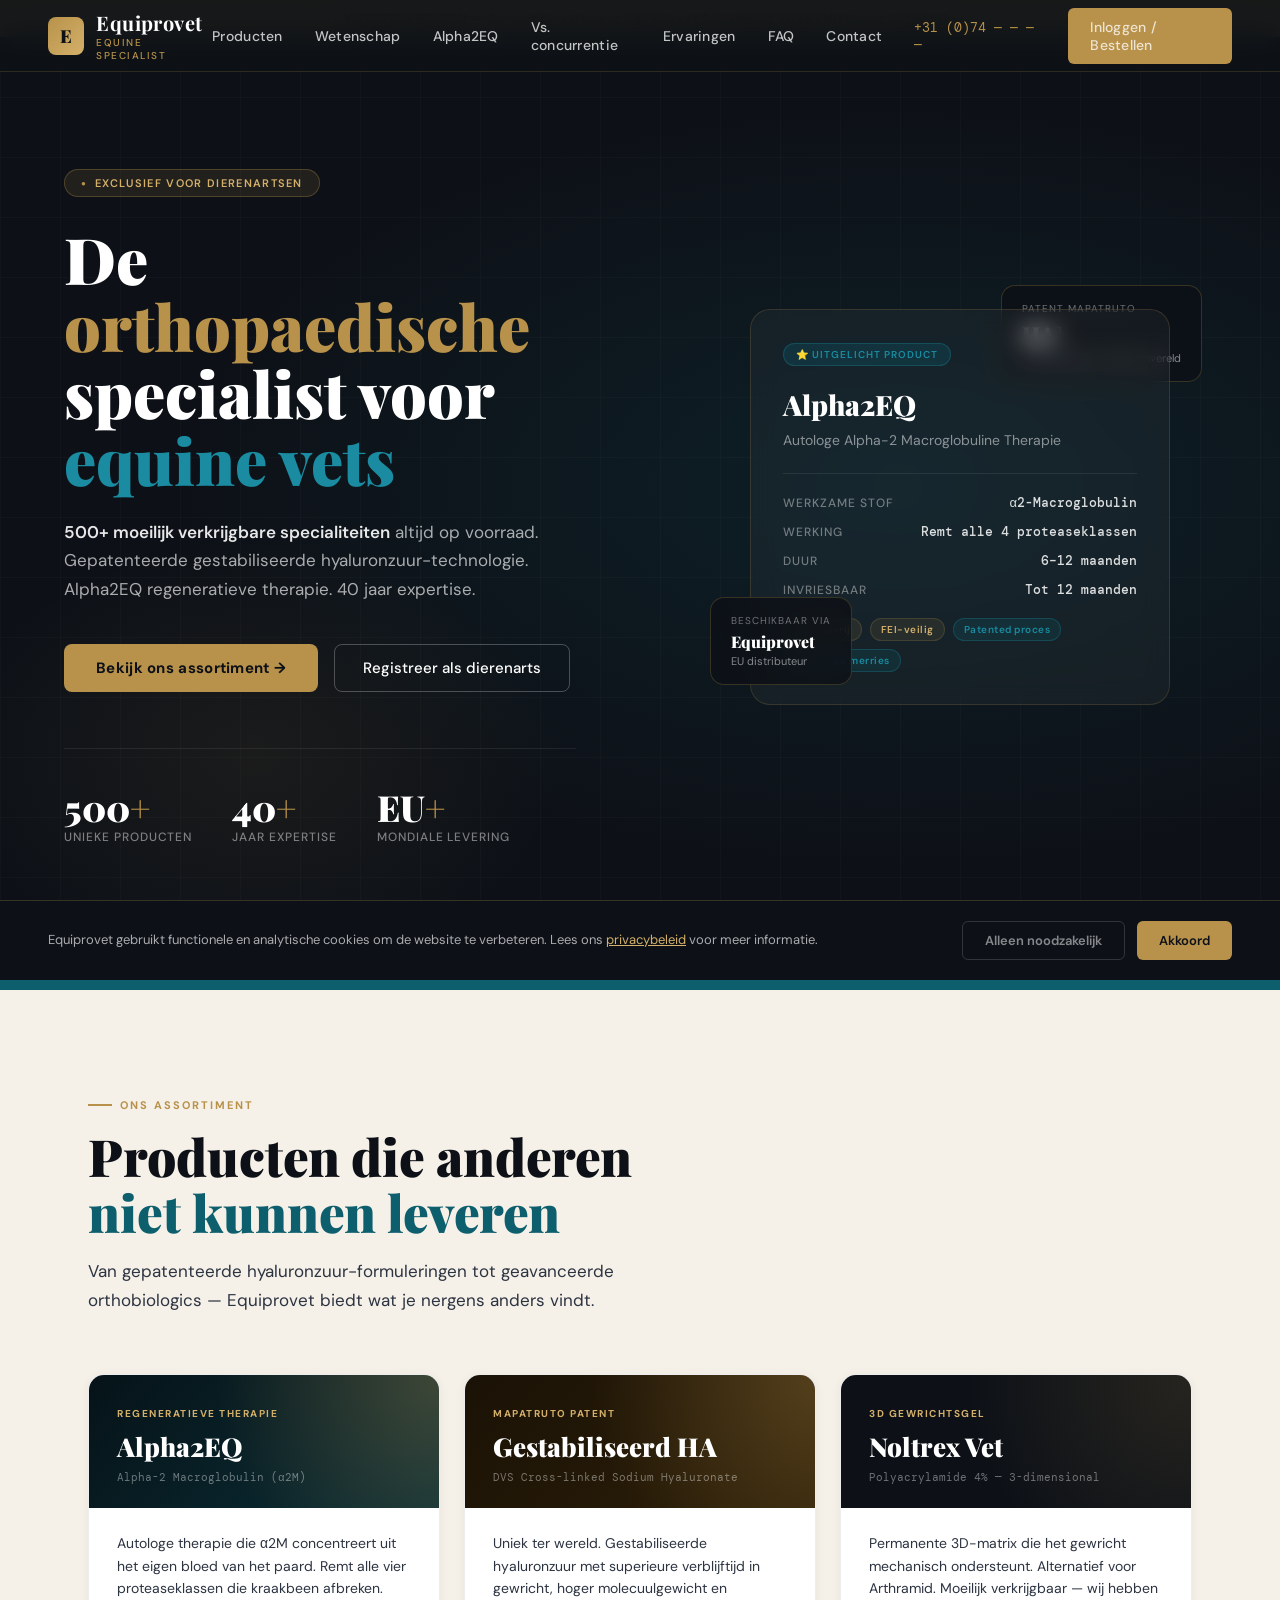
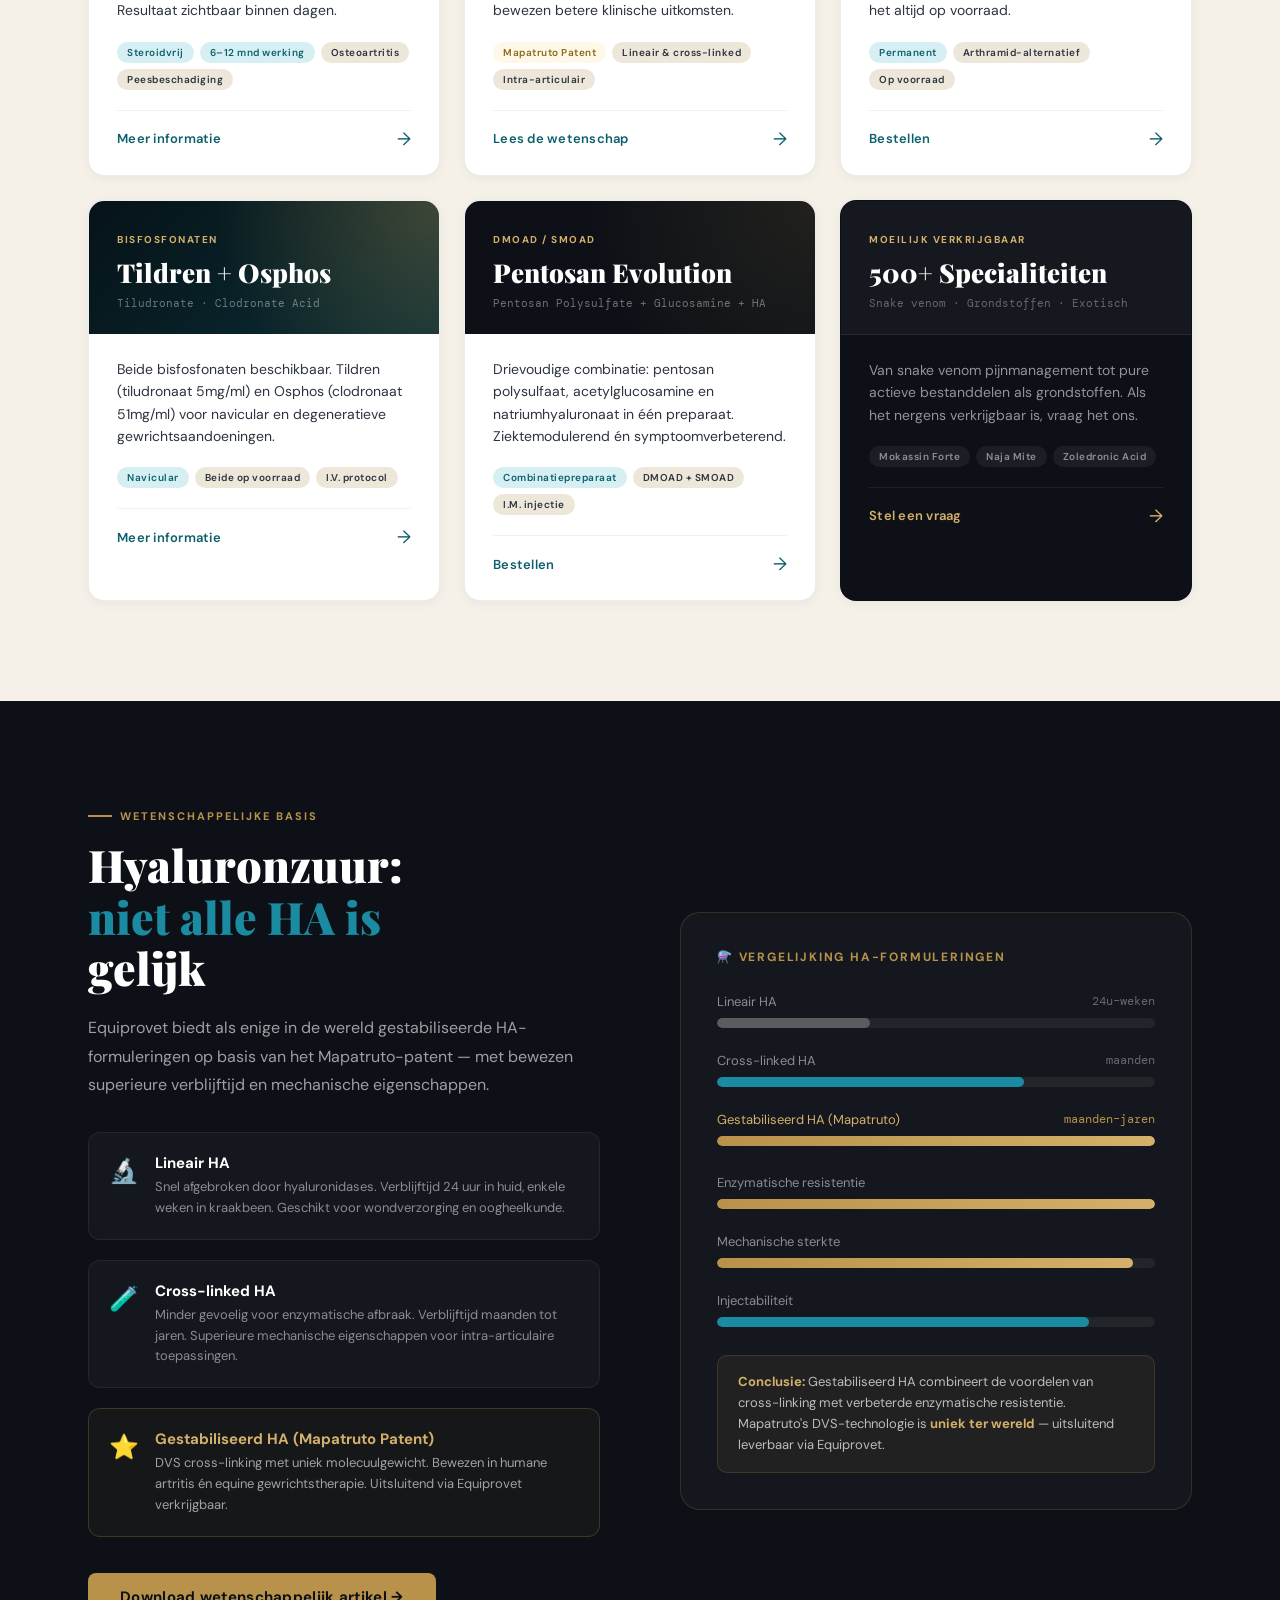
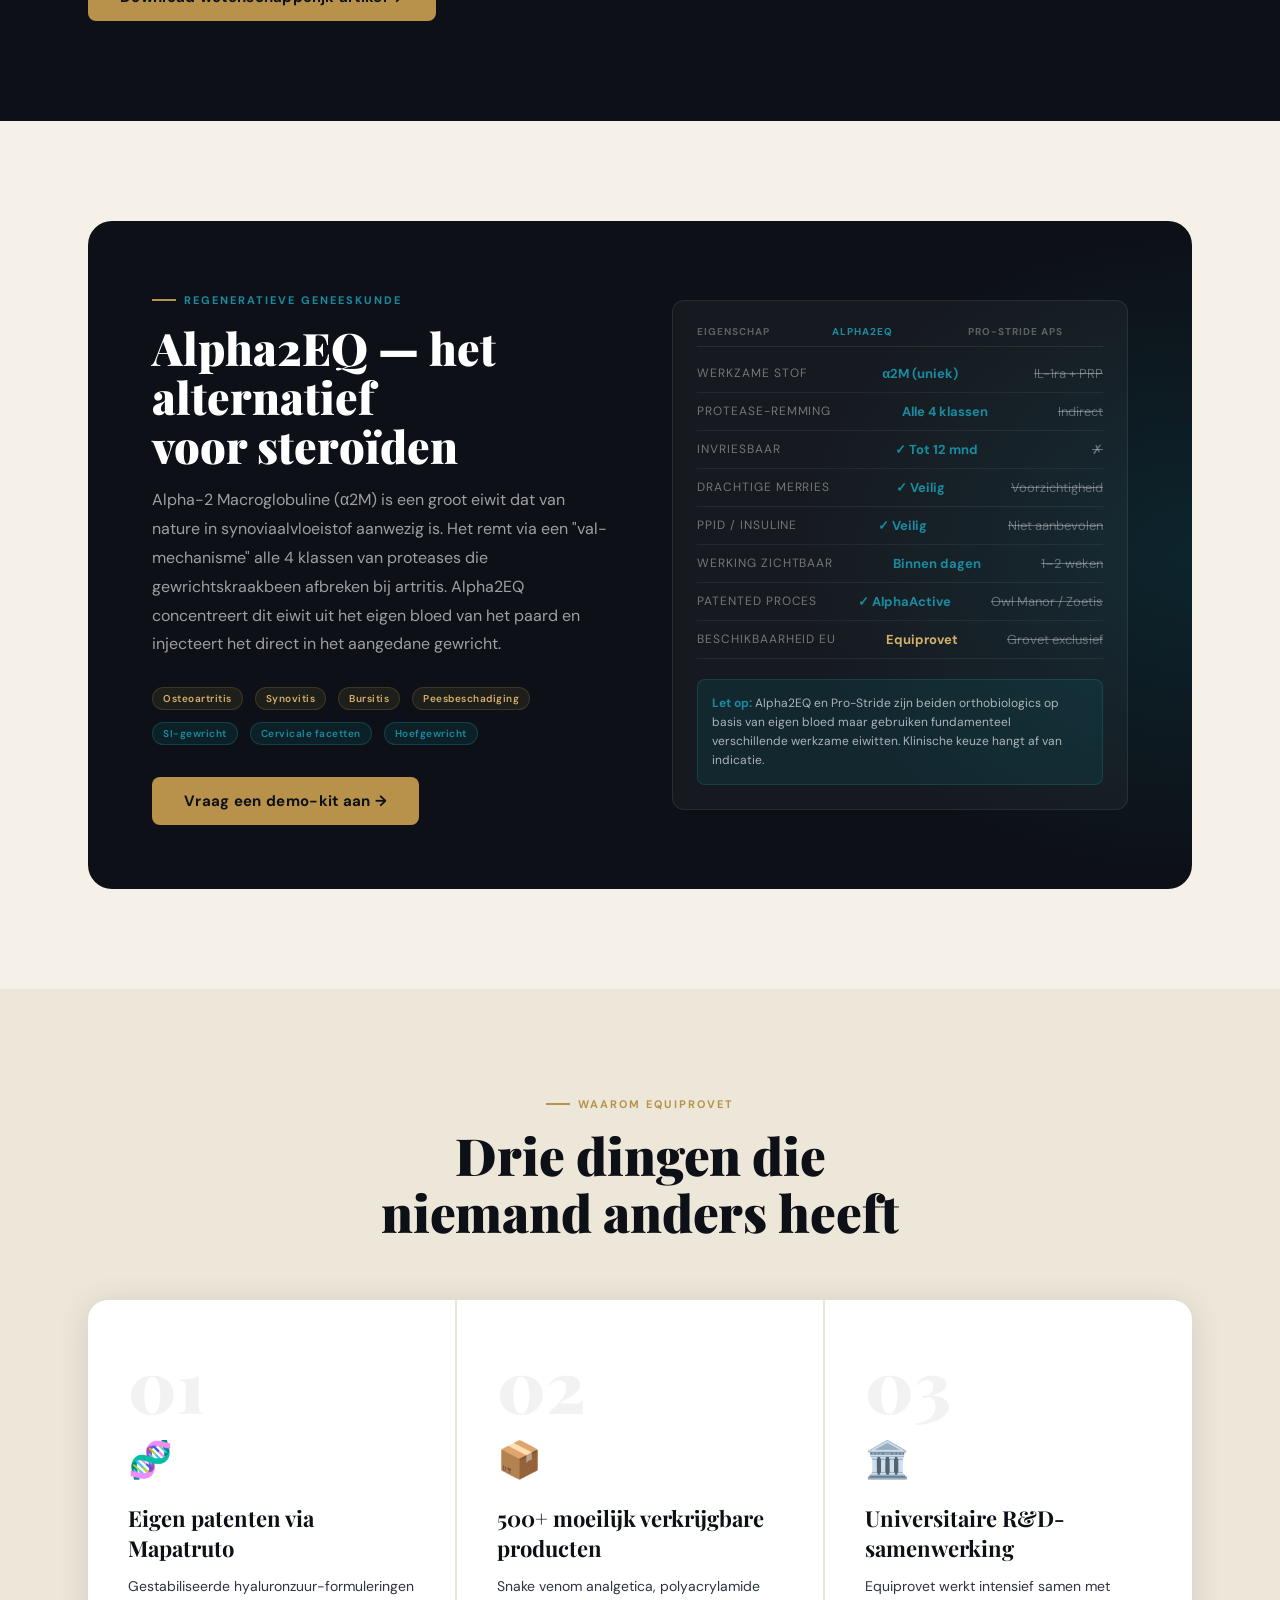
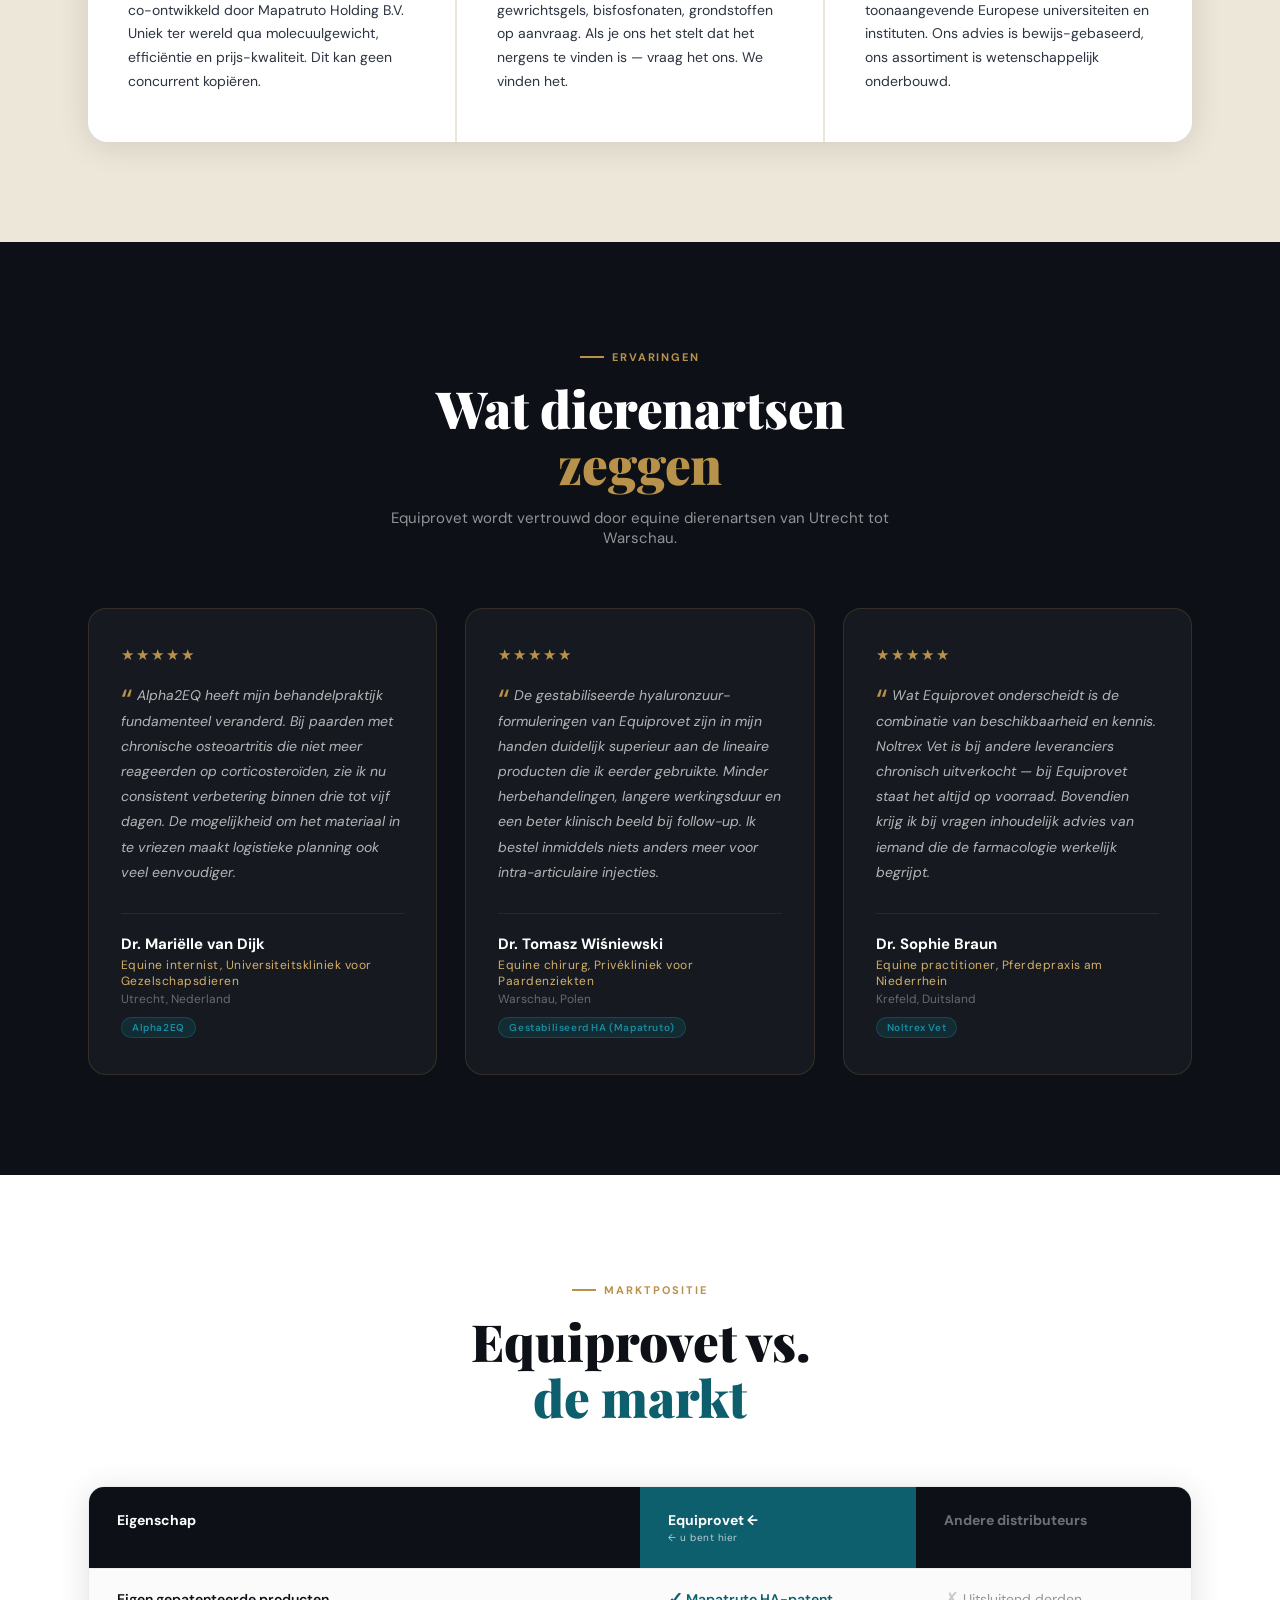
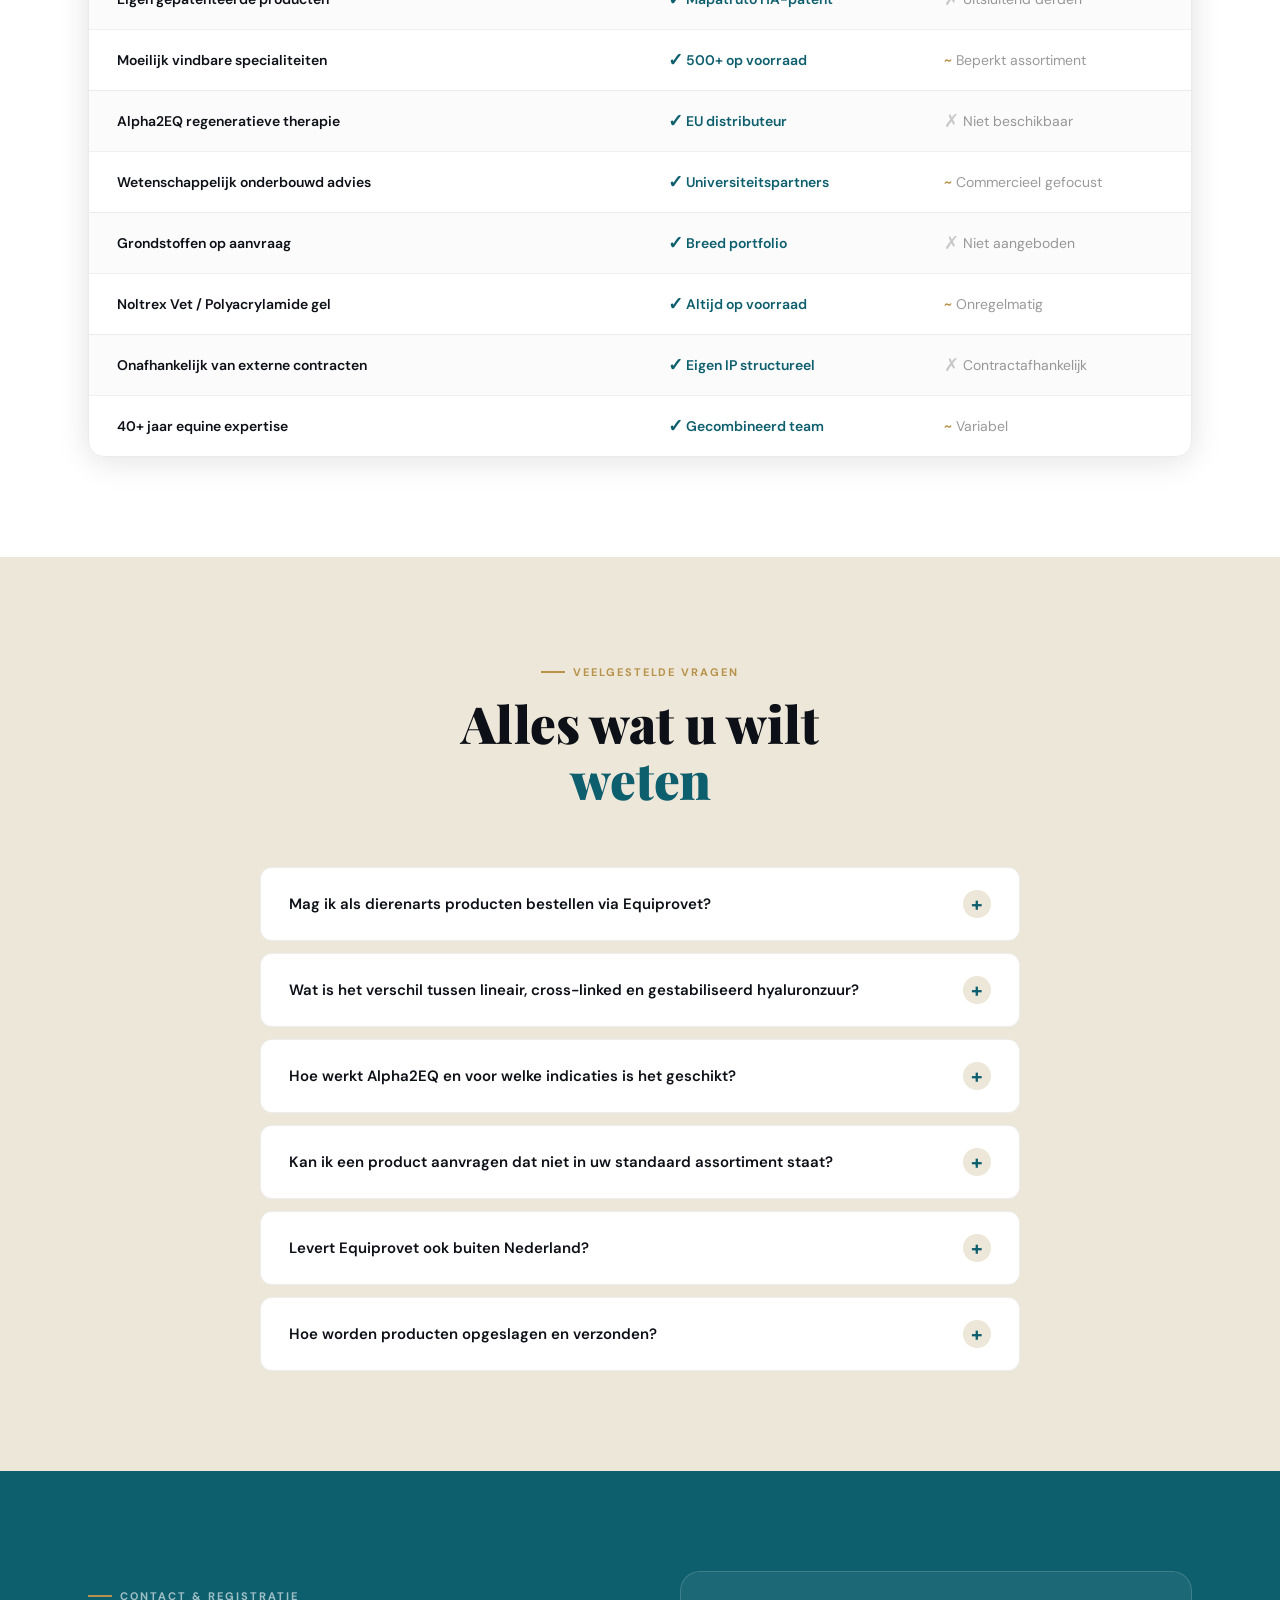
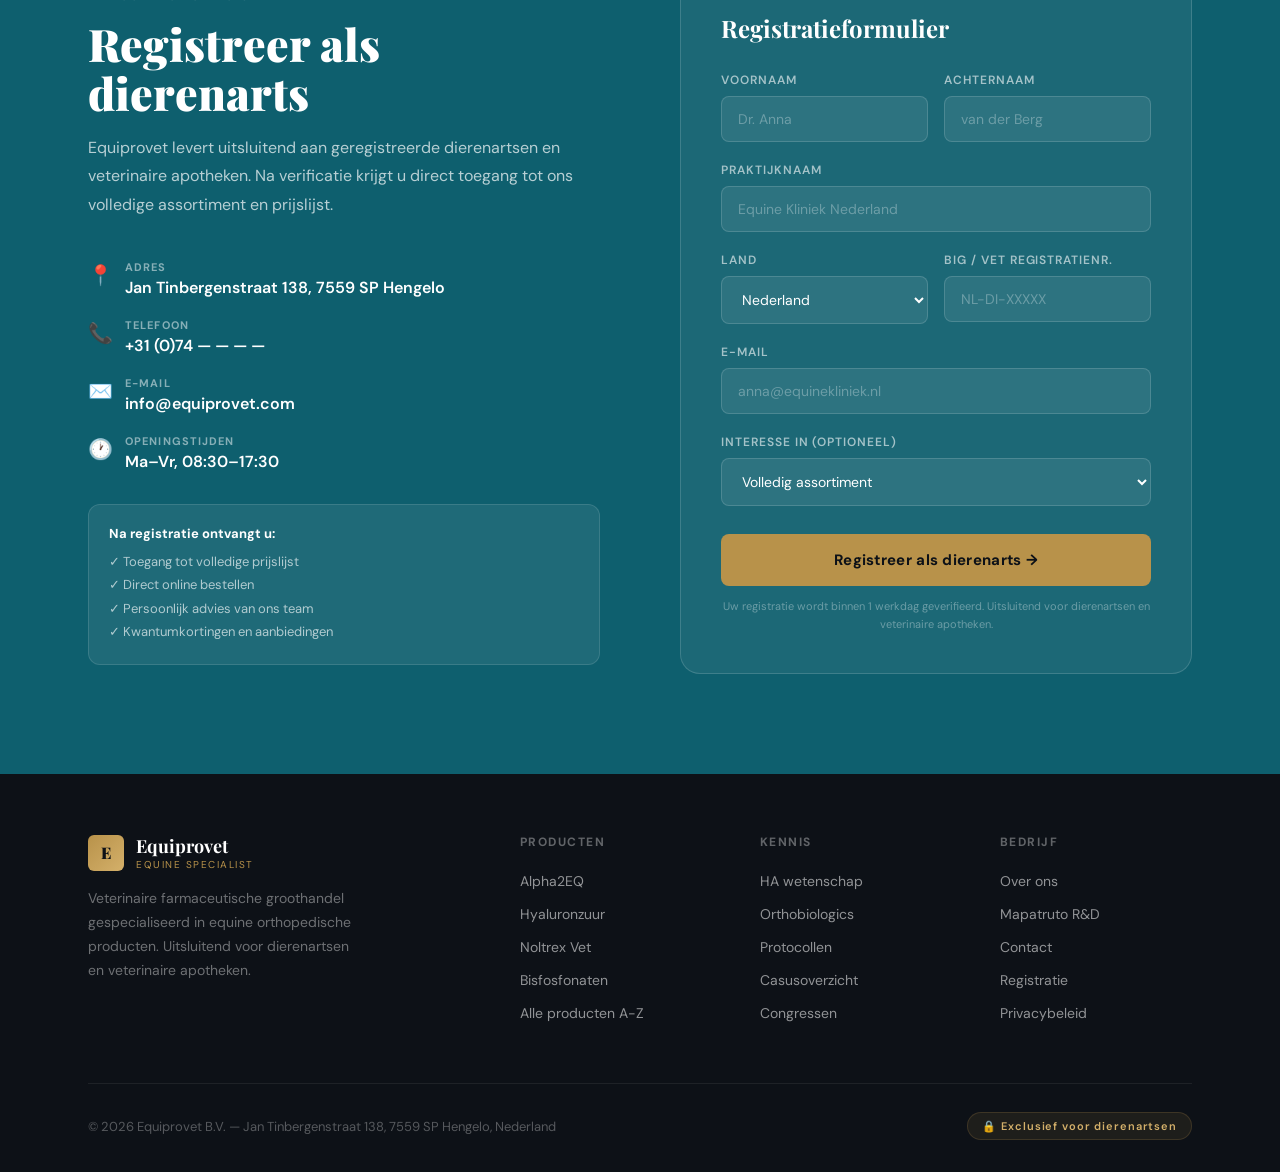
<file: Voorbeeld website/equiprovet_website_preview.html>
<!DOCTYPE html>
<html lang="nl">
<head>
<meta charset="UTF-8">
<meta name="viewport" content="width=device-width, initial-scale=1.0">
<title>Equiprovet — The Equine Orthopaedic Specialist</title>
<link rel="preconnect" href="https://fonts.googleapis.com">
<link href="https://fonts.googleapis.com/css2?family=Playfair+Display:wght@400;700;900&family=DM+Sans:wght@300;400;500;600&family=DM+Mono:wght@400;500&display=swap" rel="stylesheet">
<style>
  /* ── RESET & BASE ── */
  *, *::before, *::after { margin:0; padding:0; box-sizing:border-box; }

  :root {
    --ink:       #0D1117;
    --ink-soft:  #2C3341;
    --cream:     #F5F0E8;
    --cream-2:   #EDE7D9;
    --gold:      #B8924A;
    --gold-light:#D4B06A;
    --teal:      #0E5F6E;
    --teal-light:#1A8BA0;
    --teal-pale: #D6EFF3;
    --white:     #FFFFFF;
    --red-alert: #C0392B;
    --border:    rgba(184,146,74,0.25);
    --shadow:    0 4px 32px rgba(13,17,23,0.12);
    --shadow-lg: 0 20px 80px rgba(13,17,23,0.18);
  }

  html { scroll-behavior: smooth; }
  body { font-family: 'DM Sans', sans-serif; background: var(--cream); color: var(--ink); overflow-x: hidden; }

  /* ── NAV ── */
  nav {
    position: fixed; top:0; left:0; right:0; z-index:100;
    display:flex; align-items:center; justify-content:space-between;
    padding: 0 48px;
    height: 72px;
    background: rgba(13,17,23,0.94);
    backdrop-filter: blur(16px);
    border-bottom: 1px solid rgba(184,146,74,0.2);
  }
  .nav-logo {
    display:flex; align-items:center; gap:12px;
    text-decoration:none;
  }
  .nav-logo-mark {
    width:38px; height:38px;
    background: linear-gradient(135deg, var(--gold) 0%, var(--gold-light) 100%);
    border-radius:8px;
    display:flex; align-items:center; justify-content:center;
    font-family:'Playfair Display', serif;
    font-weight:900; font-size:18px; color:#0D1117;
  }
  .nav-logo-text { font-family:'Playfair Display', serif; font-size:20px; font-weight:700; color:#fff; letter-spacing:0.02em; }
  .nav-logo-sub { font-size:10px; color:var(--gold); letter-spacing:0.15em; text-transform:uppercase; font-weight:500; }
  .nav-links { display:flex; align-items:center; gap:32px; }
  .nav-links a { color:rgba(255,255,255,0.75); text-decoration:none; font-size:14px; font-weight:500; letter-spacing:0.02em; transition:color 0.2s; }
  .nav-links a:hover { color:#fff; }
  .nav-cta {
    background: var(--gold); color: var(--ink); padding:10px 22px;
    border-radius:6px; font-size:14px; font-weight:600;
    text-decoration:none; transition:all 0.2s; letter-spacing:0.02em;
  }
  .nav-cta:hover { background: var(--gold-light); transform:translateY(-1px); }
  .nav-tel { color:var(--gold); font-family:'DM Mono', monospace; font-size:13px; }

  /* ── HERO ── */
  .hero {
    min-height: 100vh;
    background: var(--ink);
    display:grid; grid-template-columns: 1fr 1fr;
    position:relative; overflow:hidden;
  }
  .hero-bg-pattern {
    position:absolute; inset:0;
    background-image:
      radial-gradient(ellipse 80% 60% at 70% 50%, rgba(14,95,110,0.18) 0%, transparent 70%),
      radial-gradient(ellipse 40% 40% at 20% 80%, rgba(184,146,74,0.08) 0%, transparent 60%);
  }
  .hero-grid-overlay {
    position:absolute; inset:0; opacity:0.04;
    background-image: linear-gradient(rgba(255,255,255,0.5) 1px, transparent 1px),
                      linear-gradient(90deg, rgba(255,255,255,0.5) 1px, transparent 1px);
    background-size: 60px 60px;
  }
  .hero-left {
    position:relative; z-index:2;
    display:flex; flex-direction:column; justify-content:center;
    padding: 120px 64px 80px;
  }
  .hero-badge {
    display:inline-flex; align-items:center; gap:8px;
    background:rgba(184,146,74,0.12); border:1px solid rgba(184,146,74,0.3);
    color:var(--gold-light); padding:6px 16px; border-radius:100px;
    font-size:11px; font-weight:600; letter-spacing:0.12em; text-transform:uppercase;
    width:fit-content; margin-bottom:28px;
    animation: fadeUp 0.8s ease both;
  }
  .hero-badge::before { content:'●'; font-size:8px; color:var(--gold); animation:pulse 2s infinite; }
  @keyframes pulse { 0%,100%{opacity:1} 50%{opacity:0.4} }

  .hero-title {
    font-family:'Playfair Display', serif;
    font-size: clamp(44px, 5vw, 68px);
    font-weight:900; line-height:1.05;
    color:#fff; margin-bottom:24px;
    animation: fadeUp 0.8s 0.1s ease both;
  }
  .hero-title em { font-style:normal; color:var(--gold); }
  .hero-title .line-teal { color:var(--teal-light); }

  .hero-sub {
    font-size:17px; line-height:1.7; color:rgba(255,255,255,0.65);
    max-width:480px; margin-bottom:40px;
    animation: fadeUp 0.8s 0.2s ease both;
  }
  .hero-sub strong { color:rgba(255,255,255,0.9); font-weight:600; }

  .hero-actions {
    display:flex; gap:16px; flex-wrap:wrap;
    animation: fadeUp 0.8s 0.3s ease both;
  }
  .btn-primary {
    background: var(--gold); color: var(--ink);
    padding:14px 32px; border-radius:8px;
    font-weight:700; font-size:15px; text-decoration:none;
    transition:all 0.25s; letter-spacing:0.02em;
    display:inline-flex; align-items:center; gap:8px;
  }
  .btn-primary:hover { background:var(--gold-light); transform:translateY(-2px); box-shadow:0 8px 24px rgba(184,146,74,0.35); }
  .btn-secondary {
    background:transparent; color:#fff;
    border:1.5px solid rgba(255,255,255,0.25);
    padding:13px 28px; border-radius:8px;
    font-weight:500; font-size:15px; text-decoration:none;
    transition:all 0.25s;
    display:inline-flex; align-items:center; gap:8px;
  }
  .btn-secondary:hover { border-color:rgba(255,255,255,0.6); background:rgba(255,255,255,0.06); }

  .hero-stats {
    display:flex; gap:40px; margin-top:56px; padding-top:40px;
    border-top:1px solid rgba(255,255,255,0.08);
    animation: fadeUp 0.8s 0.4s ease both;
  }
  .stat-item { }
  .stat-num {
    font-family:'Playfair Display', serif;
    font-size:36px; font-weight:900; color:#fff; line-height:1;
    margin-bottom:4px;
  }
  .stat-num span { color:var(--gold); }
  .stat-label { font-size:12px; color:rgba(255,255,255,0.45); letter-spacing:0.08em; text-transform:uppercase; font-weight:500; }

  /* ── HERO RIGHT: 3D PRODUCT SHOWCASE ── */
  .hero-right {
    position:relative; z-index:2;
    display:flex; align-items:center; justify-content:center;
    padding:120px 40px 80px;
  }
  .hero-showcase {
    position:relative; width:100%; max-width:420px;
  }
  .showcase-card {
    background:rgba(255,255,255,0.04);
    border:1px solid rgba(184,146,74,0.2);
    border-radius:20px; padding:32px;
    backdrop-filter:blur(12px);
    transition:all 0.4s;
    animation: fadeUp 0.9s 0.2s ease both;
  }
  .showcase-card:hover { transform:translateY(-4px); border-color:rgba(184,146,74,0.4); box-shadow:0 20px 60px rgba(0,0,0,0.3); }
  .showcase-tag {
    display:inline-flex; align-items:center; gap:6px;
    background:rgba(14,95,110,0.3); border:1px solid rgba(26,139,160,0.3);
    color:var(--teal-light); padding:4px 12px; border-radius:100px;
    font-size:10px; font-weight:600; letter-spacing:0.1em; text-transform:uppercase;
    margin-bottom:20px;
  }
  .showcase-product-name {
    font-family:'Playfair Display', serif; font-size:28px; font-weight:900;
    color:#fff; margin-bottom:8px;
  }
  .showcase-product-sub { font-size:14px; color:rgba(255,255,255,0.5); margin-bottom:24px; }
  .showcase-divider { height:1px; background:rgba(255,255,255,0.08); margin:20px 0; }
  .showcase-detail-row { display:flex; justify-content:space-between; align-items:center; margin-bottom:12px; }
  .showcase-detail-label { font-size:12px; color:rgba(255,255,255,0.4); text-transform:uppercase; letter-spacing:0.08em; font-weight:500; }
  .showcase-detail-val { font-family:'DM Mono', monospace; font-size:13px; color:rgba(255,255,255,0.85); font-weight:500; }
  .showcase-badge-row { display:flex; gap:8px; flex-wrap:wrap; margin-top:20px; }
  .showcase-badge {
    background:rgba(184,146,74,0.1); border:1px solid rgba(184,146,74,0.2);
    color:var(--gold-light); padding:4px 10px; border-radius:100px;
    font-size:10px; font-weight:600; letter-spacing:0.05em;
  }
  .showcase-badge.teal { background:rgba(14,95,110,0.2); border-color:rgba(26,139,160,0.3); color:var(--teal-light); }

  .floating-card {
    position:absolute;
    background:rgba(13,17,23,0.85); border:1px solid rgba(184,146,74,0.25);
    border-radius:14px; padding:16px 20px; backdrop-filter:blur(16px);
    animation:float 4s ease-in-out infinite;
  }
  .floating-card.card-1 { top:-24px; right:-32px; animation-delay:0s; }
  .floating-card.card-2 { bottom:20px; left:-40px; animation-delay:2s; }
  @keyframes float { 0%,100%{transform:translateY(0)} 50%{transform:translateY(-8px)} }
  .fc-label { font-size:10px; color:rgba(255,255,255,0.4); text-transform:uppercase; letter-spacing:0.1em; margin-bottom:4px; }
  .fc-val { font-family:'Playfair Display', serif; font-size:22px; font-weight:900; color:#fff; }
  .fc-val span { color:var(--gold); }
  .fc-sub { font-size:11px; color:rgba(255,255,255,0.5); margin-top:2px; }

  @keyframes fadeUp { from{opacity:0;transform:translateY(24px)} to{opacity:1;transform:translateY(0)} }

  /* ── TRUST BAR ── */
  .trust-bar {
    background:var(--teal); color:#fff;
    padding:16px 0; overflow:hidden; position:relative;
  }
  .trust-bar-inner {
    display:flex; gap:64px; align-items:center;
    animation:scrollTicker 30s linear infinite;
    white-space:nowrap; width:max-content;
  }
  @keyframes scrollTicker { from{transform:translateX(0)} to{transform:translateX(-50%)} }
  .trust-item {
    display:flex; align-items:center; gap:10px;
    font-size:13px; font-weight:500; letter-spacing:0.04em;
  }
  .trust-item .icon { font-size:16px; }

  /* ── SECTION STYLES ── */
  section { position:relative; }
  .section-label {
    display:inline-flex; align-items:center; gap:8px;
    font-size:11px; font-weight:700; letter-spacing:0.18em; text-transform:uppercase;
    color:var(--gold); margin-bottom:16px;
  }
  .section-label::before { content:''; width:24px; height:2px; background:var(--gold); display:block; }

  /* ── PRODUCTS SECTION ── */
  .products-section { background:var(--cream); padding:100px 0; }
  .container { max-width:1200px; margin:0 auto; padding:0 48px; }
  .section-header { margin-bottom:60px; }
  .section-title {
    font-family:'Playfair Display', serif; font-size:clamp(36px,4vw,52px);
    font-weight:900; line-height:1.1; color:var(--ink); margin-bottom:16px;
  }
  .section-title em { font-style:normal; color:var(--teal); }
  .section-desc { font-size:17px; line-height:1.7; color:var(--ink-soft); max-width:560px; }

  .products-grid { display:grid; grid-template-columns:repeat(3,1fr); gap:24px; }
  .product-card {
    background:#fff; border-radius:16px; overflow:hidden;
    border:1px solid rgba(0,0,0,0.07);
    transition:all 0.35s cubic-bezier(0.25,0.46,0.45,0.94);
    box-shadow:0 2px 12px rgba(0,0,0,0.05);
    cursor:pointer;
  }
  .product-card:hover { transform:translateY(-6px); box-shadow:var(--shadow-lg); border-color:var(--teal-pale); }
  .product-card-top {
    background:var(--ink); padding:32px 28px 24px;
    position:relative; overflow:hidden;
  }
  .product-card-top.gold-card { background:linear-gradient(135deg, #1a1206 0%, #2d1f08 100%); }
  .product-card-top.teal-card { background:linear-gradient(135deg, #061318 0%, #0a2e36 100%); }
  .product-card-glow {
    position:absolute; inset:0; opacity:0.3;
    background:radial-gradient(circle at top right, var(--gold) 0%, transparent 60%);
    transition:opacity 0.3s;
  }
  .product-card.teal-variant .product-card-glow { background:radial-gradient(circle at top right, var(--teal-light) 0%, transparent 60%); }
  .product-card:hover .product-card-glow { opacity:0.5; }
  .pc-category {
    font-size:10px; font-weight:700; letter-spacing:0.15em; text-transform:uppercase;
    color:var(--gold-light); margin-bottom:12px;
  }
  .teal-variant .pc-category { color:var(--teal-light); }
  .pc-name {
    font-family:'Playfair Display', serif; font-size:26px; font-weight:900;
    color:#fff; line-height:1.15; margin-bottom:8px; position:relative;
  }
  .pc-molecule { font-family:'DM Mono', monospace; font-size:11px; color:rgba(255,255,255,0.4); position:relative; }
  .product-card-body { padding:24px 28px; }
  .pc-indication { font-size:14px; line-height:1.6; color:var(--ink-soft); margin-bottom:20px; }
  .pc-tags { display:flex; gap:6px; flex-wrap:wrap; margin-bottom:20px; }
  .pc-tag {
    background:var(--cream-2); color:var(--ink-soft);
    padding:4px 10px; border-radius:100px;
    font-size:10px; font-weight:600; letter-spacing:0.05em;
  }
  .pc-tag.highlight { background:var(--teal-pale); color:var(--teal); }
  .pc-cta {
    display:flex; align-items:center; justify-content:space-between;
    padding-top:16px; border-top:1px solid rgba(0,0,0,0.06);
  }
  .pc-cta-link { font-size:13px; font-weight:600; color:var(--teal); text-decoration:none; letter-spacing:0.02em; }
  .pc-arrow { font-size:18px; color:var(--teal); transition:transform 0.2s; }
  .product-card:hover .pc-arrow { transform:translateX(4px); }
  .pc-exclusive {
    background:rgba(184,146,74,0.1); border:1px solid rgba(184,146,74,0.3);
    color:var(--gold); padding:3px 8px; border-radius:4px;
    font-size:9px; font-weight:700; letter-spacing:0.1em; text-transform:uppercase;
  }

  /* ── SCIENCE/HA SECTION ── */
  .science-section { background:var(--ink); padding:100px 0; }
  .science-grid { display:grid; grid-template-columns:1fr 1fr; gap:80px; align-items:center; }
  .science-label { color:var(--gold); }
  .science-title {
    font-family:'Playfair Display', serif; font-size:clamp(36px,3.5vw,48px);
    font-weight:900; color:#fff; line-height:1.15; margin-bottom:20px;
  }
  .science-title em { font-style:normal; color:var(--teal-light); }
  .science-desc { font-size:16px; line-height:1.8; color:rgba(255,255,255,0.6); margin-bottom:32px; }
  .science-features { display:flex; flex-direction:column; gap:20px; margin-bottom:36px; }
  .science-feat {
    display:flex; gap:16px; align-items:flex-start;
    padding:20px; background:rgba(255,255,255,0.03);
    border:1px solid rgba(255,255,255,0.07); border-radius:12px;
    transition:all 0.3s;
  }
  .science-feat:hover { border-color:rgba(184,146,74,0.2); background:rgba(184,146,74,0.04); }
  .sf-icon { font-size:24px; flex-shrink:0; margin-top:2px; }
  .sf-title { font-size:15px; font-weight:700; color:#fff; margin-bottom:4px; }
  .sf-desc { font-size:13px; color:rgba(255,255,255,0.5); line-height:1.6; }

  /* HA comparison visual */
  .ha-comparison {
    background:rgba(255,255,255,0.03); border:1px solid rgba(184,146,74,0.2);
    border-radius:20px; padding:36px;
  }
  .hac-title { font-size:12px; font-weight:700; letter-spacing:0.15em; text-transform:uppercase; color:var(--gold); margin-bottom:28px; }
  .hac-row { margin-bottom:24px; }
  .hac-label { font-size:13px; color:rgba(255,255,255,0.5); margin-bottom:8px; display:flex; justify-content:space-between; }
  .hac-label span { font-family:'DM Mono', monospace; font-size:12px; color:rgba(255,255,255,0.35); }
  .hac-bar-bg { background:rgba(255,255,255,0.06); border-radius:100px; height:10px; overflow:hidden; }
  .hac-bar-fill { height:100%; border-radius:100px; transition:width 1.5s ease; }
  .hac-bar-fill.linear  { background:rgba(255,255,255,0.25); width:35%; }
  .hac-bar-fill.crosslink { background:var(--teal-light); width:70%; }
  .hac-bar-fill.stabilised { background:linear-gradient(90deg, var(--gold) 0%, var(--gold-light) 100%); width:100%; }
  .hac-verdict {
    margin-top:28px; padding:16px 20px;
    background:rgba(184,146,74,0.08); border:1px solid rgba(184,146,74,0.2);
    border-radius:10px; font-size:13px; color:rgba(255,255,255,0.7); line-height:1.6;
  }
  .hac-verdict strong { color:var(--gold-light); }

  /* ── USP SECTION ── */
  .usp-section { background:var(--cream-2); padding:100px 0; }
  .usp-grid { display:grid; grid-template-columns:repeat(3,1fr); gap:2px; border-radius:20px; overflow:hidden; box-shadow:var(--shadow); }
  .usp-item {
    background:#fff; padding:48px 40px;
    transition:all 0.3s; cursor:default;
    position:relative; overflow:hidden;
  }
  .usp-item::before {
    content:''; position:absolute; top:0; left:0; right:0; height:4px;
    background:var(--teal); transform:scaleX(0); transition:transform 0.3s; transform-origin:left;
  }
  .usp-item:hover::before { transform:scaleX(1); }
  .usp-item:hover { background:var(--ink); }
  .usp-num {
    font-family:'Playfair Display', serif; font-size:72px; font-weight:900;
    color:rgba(0,0,0,0.05); line-height:1; margin-bottom:16px;
    transition:color 0.3s;
  }
  .usp-item:hover .usp-num { color:rgba(255,255,255,0.05); }
  .usp-icon { font-size:36px; margin-bottom:20px; display:block; }
  .usp-title { font-family:'Playfair Display', serif; font-size:22px; font-weight:700; color:var(--ink); margin-bottom:12px; transition:color 0.3s; }
  .usp-item:hover .usp-title { color:#fff; }
  .usp-desc { font-size:14px; line-height:1.7; color:var(--ink-soft); transition:color 0.3s; }
  .usp-item:hover .usp-desc { color:rgba(255,255,255,0.6); }

  /* ── COMPARISON SECTION ── */
  .comparison-section { background:#fff; padding:100px 0; }
  .comparison-table {
    border-radius:16px; overflow:hidden;
    border:1px solid rgba(0,0,0,0.08); box-shadow:var(--shadow);
  }
  .ct-header {
    display:grid; grid-template-columns:2fr 1fr 1fr;
    background:var(--ink); color:#fff;
  }
  .ct-header-cell { padding:24px 28px; font-size:14px; font-weight:700; }
  .ct-header-cell.highlight { background:var(--teal); position:relative; }
  .ct-header-cell.highlight::after { content:'← u bent hier'; font-size:10px; font-weight:400; opacity:0.7; display:block; letter-spacing:0.05em; margin-top:2px; }
  .ct-row { display:grid; grid-template-columns:2fr 1fr 1fr; border-top:1px solid rgba(0,0,0,0.06); }
  .ct-row:nth-child(even) { background:rgba(0,0,0,0.015); }
  .ct-cell { padding:18px 28px; font-size:14px; display:flex; align-items:center; }
  .ct-cell.feature { font-weight:600; color:var(--ink); }
  .ct-cell.ours { color:var(--teal); font-weight:600; }
  .ct-cell.theirs { color:rgba(0,0,0,0.4); }
  .check { color:var(--teal); font-size:18px; font-weight:700; }
  .cross { color:rgba(0,0,0,0.2); font-size:18px; }
  .partial { color:var(--gold); font-size:14px; font-weight:600; }

  /* ── CONTACT SECTION ── */
  .contact-section { background:var(--teal); padding:100px 0; }
  .contact-grid { display:grid; grid-template-columns:1fr 1fr; gap:80px; align-items:center; }
  .contact-title {
    font-family:'Playfair Display', serif; font-size:clamp(36px,3.5vw,52px);
    font-weight:900; color:#fff; line-height:1.1; margin-bottom:16px;
  }
  .contact-desc { font-size:16px; line-height:1.8; color:rgba(255,255,255,0.7); margin-bottom:40px; }
  .contact-info-row { display:flex; gap:12px; align-items:flex-start; margin-bottom:20px; }
  .ci-icon { font-size:20px; margin-top:2px; }
  .ci-label { font-size:11px; font-weight:700; letter-spacing:0.1em; text-transform:uppercase; color:rgba(255,255,255,0.5); margin-bottom:3px; }
  .ci-val { font-size:16px; font-weight:600; color:#fff; }
  .contact-form-card {
    background:rgba(255,255,255,0.06); border:1px solid rgba(255,255,255,0.15);
    border-radius:20px; padding:40px;
  }
  .form-title { font-family:'Playfair Display', serif; font-size:24px; font-weight:700; color:#fff; margin-bottom:28px; }
  .form-group { margin-bottom:20px; }
  .form-group label { display:block; font-size:12px; font-weight:600; letter-spacing:0.08em; text-transform:uppercase; color:rgba(255,255,255,0.6); margin-bottom:8px; }
  .form-group input, .form-group select, .form-group textarea {
    width:100%; padding:13px 16px;
    background:rgba(255,255,255,0.08); border:1px solid rgba(255,255,255,0.15);
    border-radius:8px; color:#fff; font-family:'DM Sans', sans-serif; font-size:14px;
    outline:none; transition:border-color 0.2s;
  }
  .form-group input:focus, .form-group select:focus, .form-group textarea:focus { border-color:var(--gold-light); }
  .form-group input::placeholder, .form-group textarea::placeholder { color:rgba(255,255,255,0.3); }
  .form-group select option { background:var(--teal); color:#fff; }
  .form-row { display:grid; grid-template-columns:1fr 1fr; gap:16px; }
  .form-submit {
    width:100%; padding:16px; background:var(--gold); color:var(--ink);
    border:none; border-radius:8px; font-family:'DM Sans', sans-serif;
    font-size:15px; font-weight:700; cursor:pointer; transition:all 0.25s;
    letter-spacing:0.02em; margin-top:8px;
  }
  .form-submit:hover { background:var(--gold-light); transform:translateY(-1px); box-shadow:0 8px 24px rgba(0,0,0,0.2); }

  /* ── FOOTER ── */
  footer { background:var(--ink); padding:60px 0 32px; }
  .footer-grid { display:grid; grid-template-columns:2fr 1fr 1fr 1fr; gap:48px; margin-bottom:48px; }
  .footer-brand-desc { font-size:14px; color:rgba(255,255,255,0.4); line-height:1.7; margin-top:16px; max-width:280px; }
  .footer-col-title { font-size:12px; font-weight:700; letter-spacing:0.12em; text-transform:uppercase; color:rgba(255,255,255,0.35); margin-bottom:20px; }
  .footer-links { list-style:none; }
  .footer-links li { margin-bottom:12px; }
  .footer-links a { color:rgba(255,255,255,0.55); text-decoration:none; font-size:14px; transition:color 0.2s; }
  .footer-links a:hover { color:var(--gold-light); }
  .footer-bottom { border-top:1px solid rgba(255,255,255,0.07); padding-top:28px; display:flex; justify-content:space-between; align-items:center; }
  .footer-copyright { font-size:13px; color:rgba(255,255,255,0.3); }
  .footer-vet-only {
    background:rgba(184,146,74,0.1); border:1px solid rgba(184,146,74,0.2);
    color:var(--gold-light); padding:6px 14px; border-radius:100px;
    font-size:11px; font-weight:600; letter-spacing:0.08em;
  }

  /* ── ALPHA2EQ SPOTLIGHT ── */
  .spotlight-section { background:var(--cream); padding:100px 0; }
  .spotlight-inner {
    background:var(--ink); border-radius:24px; padding:64px;
    display:grid; grid-template-columns:1fr 1fr; gap:64px; align-items:center;
    position:relative; overflow:hidden;
  }
  .spotlight-glow {
    position:absolute; inset:0;
    background: radial-gradient(ellipse 60% 80% at 100% 50%, rgba(14,95,110,0.25) 0%, transparent 60%);
  }
  .spotlight-label { color:var(--teal-light); }
  .spotlight-title {
    font-family:'Playfair Display', serif; font-size:clamp(36px,3.5vw,52px);
    font-weight:900; color:#fff; line-height:1.1; margin-bottom:16px;
    position:relative;
  }
  .spotlight-sub { font-size:16px; color:rgba(255,255,255,0.6); line-height:1.8; margin-bottom:28px; position:relative; }
  .spotlight-vs {
    background:rgba(255,255,255,0.04); border:1px solid rgba(255,255,255,0.08);
    border-radius:12px; padding:24px; position:relative;
  }
  .vs-row { display:flex; justify-content:space-between; align-items:center; padding:10px 0; border-bottom:1px solid rgba(255,255,255,0.06); }
  .vs-row:last-child { border-bottom:none; }
  .vs-label { font-size:12px; color:rgba(255,255,255,0.4); text-transform:uppercase; letter-spacing:0.08em; }
  .vs-ours { font-size:13px; font-weight:700; color:var(--teal-light); }
  .vs-theirs { font-size:13px; color:rgba(255,255,255,0.35); text-decoration:line-through; }
  .vs-header { display:grid; grid-template-columns:1fr 1fr 1fr; font-size:10px; font-weight:700; letter-spacing:0.1em; text-transform:uppercase; color:rgba(255,255,255,0.3); margin-bottom:8px; padding-bottom:8px; border-bottom:1px solid rgba(255,255,255,0.08); }

  /* ── MOBILE GUARD ── */
  .preview-notice {
    background:var(--gold); color:var(--ink); text-align:center;
    padding:10px; font-size:13px; font-weight:600; letter-spacing:0.04em;
  }

  /* ── SCROLL REVEAL ── */
  .reveal {
    opacity: 0;
    transform: translateY(32px);
    transition: opacity 0.65s cubic-bezier(0.25, 0.46, 0.45, 0.94),
                transform 0.65s cubic-bezier(0.25, 0.46, 0.45, 0.94);
  }
  .reveal.reveal-left { transform: translateX(-32px); }
  .reveal.reveal-right { transform: translateX(32px); }
  .reveal.is-visible { opacity: 1; transform: translate(0, 0); }
  .reveal-group > * {
    opacity: 0;
    transform: translateY(24px);
    transition: opacity 0.55s ease, transform 0.55s ease;
  }
  .reveal-group.is-visible > *:nth-child(1) { transition-delay: 0s;   opacity:1; transform:none; }
  .reveal-group.is-visible > *:nth-child(2) { transition-delay:.1s;   opacity:1; transform:none; }
  .reveal-group.is-visible > *:nth-child(3) { transition-delay:.2s;   opacity:1; transform:none; }
  .reveal-group.is-visible > *:nth-child(4) { transition-delay:.3s;   opacity:1; transform:none; }
  .reveal-group.is-visible > *:nth-child(5) { transition-delay:.4s;   opacity:1; transform:none; }
  .reveal-group.is-visible > *:nth-child(6) { transition-delay:.5s;   opacity:1; transform:none; }

  /* ── INTRO OVERLAY ── */
  #intro-overlay {
    position:fixed; inset:0; z-index:9999;
    background:var(--ink);
    display:flex; align-items:center; justify-content:center;
    flex-direction:column; gap:16px;
    animation: overlayExit 0.7s 1.8s cubic-bezier(0.76,0,0.24,1) forwards;
    pointer-events:none;
  }
  @keyframes overlayExit { to { opacity:0; visibility:hidden; } }
  #intro-overlay .intro-logo-mark {
    width:72px; height:72px;
    background:linear-gradient(135deg,var(--gold),var(--gold-light));
    border-radius:16px;
    display:flex; align-items:center; justify-content:center;
    font-family:'Playfair Display',serif;
    font-weight:900; font-size:36px; color:var(--ink);
    animation:fadeUp 0.5s 0.3s ease both;
  }
  #intro-overlay .intro-wordmark {
    font-family:'Playfair Display',serif;
    font-size:32px; font-weight:700; color:#fff; letter-spacing:0.04em;
    animation:fadeUp 0.5s 0.5s ease both;
  }
  #intro-overlay .intro-tagline {
    font-size:11px; color:var(--gold); letter-spacing:0.2em;
    text-transform:uppercase; font-weight:600;
    animation:fadeUp 0.5s 0.7s ease both;
  }

  /* ── TESTIMONIALS ── */
  .testimonials-section { background:var(--ink); padding:100px 0; }
  .testimonials-header { text-align:center; margin-bottom:60px; }
  .testimonials-grid { display:grid; grid-template-columns:repeat(3,1fr); gap:28px; }
  .testimonial-card {
    background:rgba(255,255,255,0.04);
    border:1px solid rgba(184,146,74,0.18);
    border-radius:18px; padding:36px 32px;
    display:flex; flex-direction:column;
    transition:border-color 0.3s, transform 0.3s;
  }
  .testimonial-card:hover { border-color:rgba(184,146,74,0.4); transform:translateY(-6px); }
  .testimonial-stars { color:var(--gold); font-size:15px; letter-spacing:2px; margin-bottom:18px; }
  .testimonial-quote {
    font-size:14px; line-height:1.8; color:rgba(255,255,255,0.68);
    flex:1; margin-bottom:28px; font-style:italic;
  }
  .testimonial-quote::before {
    content:'\201C'; color:var(--gold); font-size:32px;
    line-height:0; vertical-align:-12px; margin-right:4px; font-style:normal;
  }
  .testimonial-author { border-top:1px solid rgba(255,255,255,0.07); padding-top:20px; }
  .ta-name { font-size:15px; font-weight:700; color:#fff; margin-bottom:3px; }
  .ta-role { font-size:12px; color:var(--gold-light); letter-spacing:0.04em; }
  .ta-location { font-size:12px; color:rgba(255,255,255,0.35); margin-top:2px; }
  .ta-product {
    display:inline-block; margin-top:10px;
    background:rgba(14,95,110,0.25); border:1px solid rgba(26,139,160,0.3);
    color:var(--teal-light); padding:3px 10px; border-radius:100px;
    font-size:10px; font-weight:600; letter-spacing:0.06em;
  }

  /* ── FAQ ── */
  .faq-section { background:var(--cream-2); padding:100px 0; }
  .faq-header { text-align:center; margin-bottom:60px; }
  .faq-list { max-width:760px; margin:0 auto; display:flex; flex-direction:column; gap:12px; }
  .faq-item {
    background:#fff; border:1px solid rgba(0,0,0,0.07);
    border-radius:12px; overflow:hidden; transition:box-shadow 0.25s;
  }
  .faq-item.open { box-shadow:0 8px 32px rgba(0,0,0,0.08); }
  .faq-question {
    width:100%; background:none; border:none; padding:22px 28px;
    display:flex; justify-content:space-between; align-items:center;
    cursor:pointer; text-align:left;
    font-family:'DM Sans',sans-serif; font-size:15px; font-weight:600; color:var(--ink);
    transition:color 0.2s;
  }
  .faq-question:hover { color:var(--teal); }
  .faq-item.open .faq-question { color:var(--teal); }
  .faq-icon {
    width:28px; height:28px; flex-shrink:0; border-radius:50%;
    background:var(--cream-2); display:flex; align-items:center; justify-content:center;
    font-size:20px; color:var(--teal); font-weight:700; line-height:1;
    transition:transform 0.3s, background 0.2s;
  }
  .faq-item.open .faq-icon { transform:rotate(45deg); background:rgba(14,95,110,0.1); }
  .faq-answer { max-height:0; overflow:hidden; transition:max-height 0.4s cubic-bezier(0.25,0.46,0.45,0.94); }
  .faq-answer-inner {
    padding:20px 28px 24px;
    font-size:14px; line-height:1.75; color:var(--ink-soft);
    border-top:1px solid rgba(0,0,0,0.05);
  }

  /* ── COOKIE BANNER ── */
  #cookie-banner {
    position:fixed; bottom:0; left:0; right:0; z-index:8000;
    background:var(--ink); border-top:1px solid rgba(184,146,74,0.25);
    padding:20px 48px;
    display:flex; align-items:center; justify-content:space-between; gap:24px; flex-wrap:wrap;
    transform:translateY(100%);
    transition:transform 0.4s cubic-bezier(0.25,0.46,0.45,0.94);
  }
  #cookie-banner.visible { transform:translateY(0); }
  .cookie-text { font-size:13px; color:rgba(255,255,255,0.65); line-height:1.6; flex:1; min-width:280px; }
  .cookie-text a { color:var(--gold-light); text-decoration:underline; cursor:pointer; }
  .cookie-actions { display:flex; gap:12px; flex-shrink:0; }
  .cookie-btn {
    padding:10px 22px; border-radius:6px;
    font-family:'DM Sans',sans-serif; font-size:13px; font-weight:600;
    cursor:pointer; border:none; transition:all 0.2s;
  }
  .cookie-btn.accept { background:var(--gold); color:var(--ink); }
  .cookie-btn.accept:hover { background:var(--gold-light); }
  .cookie-btn.decline { background:transparent; color:rgba(255,255,255,0.5); border:1px solid rgba(255,255,255,0.15); }
  .cookie-btn.decline:hover { color:#fff; border-color:rgba(255,255,255,0.4); }

  /* ── PRIVACY MODAL ── */
  #privacy-modal {
    display:none; position:fixed; inset:0; z-index:9000;
    background:rgba(13,17,23,0.88);
    align-items:center; justify-content:center; padding:24px;
  }
  #privacy-modal.open { display:flex; }
  .privacy-modal-inner {
    background:var(--cream); border-radius:20px;
    max-width:680px; width:100%; max-height:80vh; overflow-y:auto;
    padding:48px; position:relative;
    animation:fadeUp 0.3s ease both;
  }
  .privacy-modal-close {
    position:absolute; top:20px; right:20px;
    width:36px; height:36px; border-radius:50%;
    background:rgba(0,0,0,0.08); border:none; cursor:pointer;
    font-size:18px; color:var(--ink);
    display:flex; align-items:center; justify-content:center;
    transition:background 0.2s;
  }
  .privacy-modal-close:hover { background:rgba(0,0,0,0.15); }
  .privacy-modal-inner h2 {
    font-family:'Playfair Display',serif; font-size:28px; font-weight:900;
    color:var(--ink); margin-bottom:8px;
  }
  .privacy-modal-inner .privacy-date { font-size:12px; color:var(--ink-soft); margin-bottom:32px; }
  .privacy-modal-inner h3 { font-size:15px; font-weight:700; color:var(--ink); margin:24px 0 8px; }
  .privacy-modal-inner p { font-size:14px; line-height:1.75; color:var(--ink-soft); margin-bottom:12px; }
</style>
</head>
<body>

<!-- ── INTRO OVERLAY ── -->
<div id="intro-overlay" aria-hidden="true">
  <div class="intro-logo-mark">E</div>
  <div class="intro-wordmark">Equiprovet</div>
  <div class="intro-tagline">The Equine Orthopaedic Specialist</div>
</div>

<!-- Preview notice -->
<div class="preview-notice">
  🎨 WEBSITE PREVIEW — Conceptversie voor Equiprovet B.V. | Maart 2026 | Niet voor publicatie
</div>

<!-- ── NAV ── -->
<nav>
  <a href="#" class="nav-logo">
    <div class="nav-logo-mark">E</div>
    <div>
      <div class="nav-logo-text">Equiprovet</div>
      <div class="nav-logo-sub">Equine Specialist</div>
    </div>
  </a>
  <div class="nav-links">
    <a href="#products">Producten</a>
    <a href="#science">Wetenschap</a>
    <a href="#alpha2eq">Alpha2EQ</a>
    <a href="#comparison">Vs. concurrentie</a>
    <a href="#ervaringen">Ervaringen</a>
    <a href="#faq">FAQ</a>
    <a href="#contact">Contact</a>
    <span class="nav-tel">+31 (0)74 — — — —</span>
    <a href="#contact" class="nav-cta">Inloggen / Bestellen</a>
  </div>
</nav>

<!-- ── HERO ── -->
<section class="hero">
  <div class="hero-bg-pattern"></div>
  <div class="hero-grid-overlay"></div>

  <div class="hero-left">
    <div class="hero-badge">
      <span>Exclusief voor dierenartsen</span>
    </div>
    <h1 class="hero-title">
      De <em>orthopaedische</em><br>
      specialist voor<br>
      <span class="line-teal">equine vets</span>
    </h1>
    <p class="hero-sub">
      <strong>500+ moeilijk verkrijgbare specialiteiten</strong> altijd op voorraad.
      Gepatenteerde gestabiliseerde hyaluronzuur-technologie.
      Alpha2EQ regeneratieve therapie. 40 jaar expertise.
    </p>
    <div class="hero-actions">
      <a href="#products" class="btn-primary">Bekijk ons assortiment →</a>
      <a href="#contact" class="btn-secondary">Registreer als dierenarts</a>
    </div>
    <div class="hero-stats">
      <div class="stat-item">
        <div class="stat-num" data-target="500">500<span>+</span></div>
        <div class="stat-label">Unieke producten</div>
      </div>
      <div class="stat-item">
        <div class="stat-num" data-target="40">40<span>+</span></div>
        <div class="stat-label">Jaar expertise</div>
      </div>
      <div class="stat-item">
        <div class="stat-num">EU<span>+</span></div>
        <div class="stat-label">Mondiale levering</div>
      </div>
    </div>
  </div>

  <div class="hero-right">
    <div class="hero-showcase">
      <!-- Floating card 1 -->
      <div class="floating-card card-1">
        <div class="fc-label">Patent Mapatruto</div>
        <div class="fc-val">HA<span>³</span></div>
        <div class="fc-sub">Gestabiliseerd · Uniek in wereld</div>
      </div>

      <!-- Main showcase card -->
      <div class="showcase-card">
        <div class="showcase-tag">⭐ Uitgelicht product</div>
        <div class="showcase-product-name">Alpha2EQ</div>
        <div class="showcase-product-sub">Autologe Alpha-2 Macroglobuline Therapie</div>
        <div class="showcase-divider"></div>
        <div class="showcase-detail-row">
          <span class="showcase-detail-label">Werkzame stof</span>
          <span class="showcase-detail-val">α2-Macroglobulin</span>
        </div>
        <div class="showcase-detail-row">
          <span class="showcase-detail-label">Werking</span>
          <span class="showcase-detail-val">Remt alle 4 proteaseklassen</span>
        </div>
        <div class="showcase-detail-row">
          <span class="showcase-detail-label">Duur</span>
          <span class="showcase-detail-val">6–12 maanden</span>
        </div>
        <div class="showcase-detail-row">
          <span class="showcase-detail-label">Invriesbaar</span>
          <span class="showcase-detail-val">Tot 12 maanden</span>
        </div>
        <div class="showcase-badge-row">
          <span class="showcase-badge">Steroidvrij</span>
          <span class="showcase-badge">FEI-veilig</span>
          <span class="showcase-badge teal">Patented proces</span>
          <span class="showcase-badge teal">Drachtige merries</span>
        </div>
      </div>

      <!-- Floating card 2 -->
      <div class="floating-card card-2">
        <div class="fc-label">Beschikbaar via</div>
        <div class="fc-val" style="font-size:16px;color:#fff;">Equiprovet</div>
        <div class="fc-sub">EU distributeur</div>
      </div>
    </div>
  </div>
</section>

<!-- ── TRUST BAR ── -->
<div class="trust-bar">
  <div class="trust-bar-inner">
    <div class="trust-item"><span class="icon">🧬</span>Gepatenteerde Mapatruto HA-technologie</div>
    <div class="trust-item"><span class="icon">🌍</span>Leverancier aan vets wereldwijd</div>
    <div class="trust-item"><span class="icon">🏛️</span>Samenwerking Europese universiteiten</div>
    <div class="trust-item"><span class="icon">⚡</span>Altijd op voorraad</div>
    <div class="trust-item"><span class="icon">🔒</span>Exclusief voor geregistreerde dierenartsen</div>
    <div class="trust-item"><span class="icon">🏆</span>40+ jaar equine expertise</div>
    <div class="trust-item"><span class="icon">🧬</span>Gepatenteerde Mapatruto HA-technologie</div>
    <div class="trust-item"><span class="icon">🌍</span>Leverancier aan vets wereldwijd</div>
    <div class="trust-item"><span class="icon">🏛️</span>Samenwerking Europese universiteiten</div>
    <div class="trust-item"><span class="icon">⚡</span>Altijd op voorraad</div>
    <div class="trust-item"><span class="icon">🔒</span>Exclusief voor geregistreerde dierenartsen</div>
    <div class="trust-item"><span class="icon">🏆</span>40+ jaar equine expertise</div>
  </div>
</div>

<!-- ── PRODUCTS ── -->
<section class="products-section" id="products">
  <div class="container">
    <div class="section-header">
      <div class="section-label">Ons assortiment</div>
      <h2 class="section-title">Producten die anderen<br><em>niet kunnen leveren</em></h2>
      <p class="section-desc">Van gepatenteerde hyaluronzuur-formuleringen tot geavanceerde orthobiologics — Equiprovet biedt wat je nergens anders vindt.</p>
    </div>

    <div class="products-grid">

      <!-- Card 1: Alpha2EQ -->
      <div class="product-card">
        <div class="product-card-top teal-card">
          <div class="product-card-glow"></div>
          <div class="pc-category teal-variant">Regeneratieve therapie</div>
          <div class="pc-name">Alpha2EQ</div>
          <div class="pc-molecule">Alpha-2 Macroglobulin (α2M)</div>
        </div>
        <div class="product-card-body">
          <p class="pc-indication">Autologe therapie die α2M concentreert uit het eigen bloed van het paard. Remt alle vier proteaseklassen die kraakbeen afbreken. Resultaat zichtbaar binnen dagen.</p>
          <div class="pc-tags">
            <span class="pc-tag highlight">Steroidvrij</span>
            <span class="pc-tag highlight">6–12 mnd werking</span>
            <span class="pc-tag">Osteoartritis</span>
            <span class="pc-tag">Peesbeschadiging</span>
          </div>
          <div class="pc-cta">
            <a href="#contact" class="pc-cta-link">Meer informatie</a>
            <span class="pc-arrow">→</span>
          </div>
        </div>
      </div>

      <!-- Card 2: Gestabiliseerd HA -->
      <div class="product-card">
        <div class="product-card-top gold-card">
          <div class="product-card-glow"></div>
          <div class="pc-category">Mapatruto Patent</div>
          <div class="pc-name">Gestabiliseerd HA</div>
          <div class="pc-molecule">DVS Cross-linked Sodium Hyaluronate</div>
        </div>
        <div class="product-card-body">
          <p class="pc-indication">Uniek ter wereld. Gestabiliseerde hyaluronzuur met superieure verblijftijd in gewricht, hoger molecuulgewicht en bewezen betere klinische uitkomsten.</p>
          <div class="pc-tags">
            <span class="pc-tag" style="background:#FFF8E8;color:#8B6914;">Mapatruto Patent</span>
            <span class="pc-tag">Lineair &amp; cross-linked</span>
            <span class="pc-tag">Intra-articulair</span>
          </div>
          <div class="pc-cta">
            <a href="#science" class="pc-cta-link">Lees de wetenschap</a>
            <span class="pc-arrow">→</span>
          </div>
        </div>
      </div>

      <!-- Card 3: Noltrex Vet -->
      <div class="product-card">
        <div class="product-card-top">
          <div class="product-card-glow" style="opacity:0.15;"></div>
          <div class="pc-category">3D Gewrichtsgel</div>
          <div class="pc-name">Noltrex Vet</div>
          <div class="pc-molecule">Polyacrylamide 4% — 3-dimensional</div>
        </div>
        <div class="product-card-body">
          <p class="pc-indication">Permanente 3D-matrix die het gewricht mechanisch ondersteunt. Alternatief voor Arthramid. Moeilijk verkrijgbaar — wij hebben het altijd op voorraad.</p>
          <div class="pc-tags">
            <span class="pc-tag highlight">Permanent</span>
            <span class="pc-tag">Arthramid-alternatief</span>
            <span class="pc-tag">Op voorraad</span>
          </div>
          <div class="pc-cta">
            <a href="#contact" class="pc-cta-link">Bestellen</a>
            <span class="pc-arrow">→</span>
          </div>
        </div>
      </div>

      <!-- Card 4: Bisfosfonaten -->
      <div class="product-card">
        <div class="product-card-top teal-card">
          <div class="product-card-glow"></div>
          <div class="pc-category teal-variant">Bisfosfonaten</div>
          <div class="pc-name">Tildren + Osphos</div>
          <div class="pc-molecule">Tiludronate · Clodronate Acid</div>
        </div>
        <div class="product-card-body">
          <p class="pc-indication">Beide bisfosfonaten beschikbaar. Tildren (tiludronaat 5mg/ml) en Osphos (clodronaat 51mg/ml) voor navicular en degeneratieve gewrichtsaandoeningen.</p>
          <div class="pc-tags">
            <span class="pc-tag highlight">Navicular</span>
            <span class="pc-tag">Beide op voorraad</span>
            <span class="pc-tag">I.V. protocol</span>
          </div>
          <div class="pc-cta">
            <a href="#contact" class="pc-cta-link">Meer informatie</a>
            <span class="pc-arrow">→</span>
          </div>
        </div>
      </div>

      <!-- Card 5: Pentosan -->
      <div class="product-card">
        <div class="product-card-top">
          <div class="product-card-glow" style="opacity:0.12;"></div>
          <div class="pc-category">DMOAD / SMOAD</div>
          <div class="pc-name">Pentosan Evolution</div>
          <div class="pc-molecule">Pentosan Polysulfate + Glucosamine + HA</div>
        </div>
        <div class="product-card-body">
          <p class="pc-indication">Drievoudige combinatie: pentosan polysulfaat, acetylglucosamine en natriumhyaluronaat in één preparaat. Ziektemodulerend én symptoomverbeterend.</p>
          <div class="pc-tags">
            <span class="pc-tag highlight">Combinatiepreparaat</span>
            <span class="pc-tag">DMOAD + SMOAD</span>
            <span class="pc-tag">I.M. injectie</span>
          </div>
          <div class="pc-cta">
            <a href="#contact" class="pc-cta-link">Bestellen</a>
            <span class="pc-arrow">→</span>
          </div>
        </div>
      </div>

      <!-- Card 6: Grondstoffen / Custom -->
      <div class="product-card" style="background:var(--ink);">
        <div class="product-card-top" style="background:rgba(255,255,255,0.03);border-bottom:1px solid rgba(255,255,255,0.07);">
          <div class="pc-category" style="color:var(--gold-light);">Moeilijk verkrijgbaar</div>
          <div class="pc-name" style="color:#fff;">500+ Specialiteiten</div>
          <div class="pc-molecule" style="color:rgba(255,255,255,0.35);">Snake venom · Grondstoffen · Exotisch</div>
        </div>
        <div class="product-card-body" style="background:transparent;">
          <p class="pc-indication" style="color:rgba(255,255,255,0.55);">Van snake venom pijnmanagement tot pure actieve bestanddelen als grondstoffen. Als het nergens verkrijgbaar is, vraag het ons.</p>
          <div class="pc-tags">
            <span class="pc-tag" style="background:rgba(255,255,255,0.06);color:rgba(255,255,255,0.5);">Mokassin Forte</span>
            <span class="pc-tag" style="background:rgba(255,255,255,0.06);color:rgba(255,255,255,0.5);">Naja Mite</span>
            <span class="pc-tag" style="background:rgba(255,255,255,0.06);color:rgba(255,255,255,0.5);">Zoledronic Acid</span>
          </div>
          <div class="pc-cta" style="border-top-color:rgba(255,255,255,0.07);">
            <a href="#contact" class="pc-cta-link" style="color:var(--gold-light);">Stel een vraag</a>
            <span class="pc-arrow" style="color:var(--gold-light);">→</span>
          </div>
        </div>
      </div>

    </div>
  </div>
</section>

<!-- ── SCIENCE SECTION ── -->
<section class="science-section" id="science">
  <div class="container">
    <div class="science-grid">
      <div class="reveal reveal-left">
        <div class="section-label science-label">Wetenschappelijke basis</div>
        <h2 class="science-title">Hyaluronzuur:<br><em>niet alle HA is</em><br>gelijk</h2>
        <p class="science-desc">Equiprovet biedt als enige in de wereld gestabiliseerde HA-formuleringen op basis van het Mapatruto-patent — met bewezen superieure verblijftijd en mechanische eigenschappen.</p>

        <div class="science-features">
          <div class="science-feat">
            <span class="sf-icon">🔬</span>
            <div>
              <div class="sf-title">Lineair HA</div>
              <div class="sf-desc">Snel afgebroken door hyaluronidases. Verblijftijd 24 uur in huid, enkele weken in kraakbeen. Geschikt voor wondverzorging en oogheelkunde.</div>
            </div>
          </div>
          <div class="science-feat">
            <span class="sf-icon">🧪</span>
            <div>
              <div class="sf-title">Cross-linked HA</div>
              <div class="sf-desc">Minder gevoelig voor enzymatische afbraak. Verblijftijd maanden tot jaren. Superieure mechanische eigenschappen voor intra-articulaire toepassingen.</div>
            </div>
          </div>
          <div class="science-feat" style="border-color:rgba(184,146,74,0.25);background:rgba(184,146,74,0.05);">
            <span class="sf-icon">⭐</span>
            <div>
              <div class="sf-title" style="color:var(--gold-light);">Gestabiliseerd HA (Mapatruto Patent)</div>
              <div class="sf-desc" style="color:rgba(255,255,255,0.6);">DVS cross-linking met uniek molecuulgewicht. Bewezen in humane artritis én equine gewrichtstherapie. Uitsluitend via Equiprovet verkrijgbaar.</div>
            </div>
          </div>
        </div>

        <a href="#contact" class="btn-primary" style="background:var(--gold);color:var(--ink);">Download wetenschappelijk artikel →</a>
      </div>

      <!-- HA Comparison Visual -->
      <div class="ha-comparison reveal reveal-right">
        <div class="hac-title">⚗️ Vergelijking HA-formuleringen</div>

        <div class="hac-row">
          <div class="hac-label">Lineair HA <span>24u–weken</span></div>
          <div class="hac-bar-bg"><div class="hac-bar-fill linear"></div></div>
        </div>
        <div class="hac-row">
          <div class="hac-label">Cross-linked HA <span>maanden</span></div>
          <div class="hac-bar-bg"><div class="hac-bar-fill crosslink"></div></div>
        </div>
        <div class="hac-row">
          <div class="hac-label" style="color:var(--gold-light);">Gestabiliseerd HA (Mapatruto) <span style="color:var(--gold);">maanden–jaren</span></div>
          <div class="hac-bar-bg"><div class="hac-bar-fill stabilised"></div></div>
        </div>

        <div style="margin-top:28px;">
          <div class="hac-row" style="margin-top:20px;">
            <div class="hac-label">Enzymatische resistentie</div>
            <div class="hac-bar-bg"><div class="hac-bar-fill stabilised"></div></div>
          </div>
          <div class="hac-row">
            <div class="hac-label">Mechanische sterkte</div>
            <div class="hac-bar-bg"><div class="hac-bar-fill stabilised" style="width:95%;"></div></div>
          </div>
          <div class="hac-row">
            <div class="hac-label">Injectabiliteit</div>
            <div class="hac-bar-bg"><div class="hac-bar-fill crosslink" style="width:85%;"></div></div>
          </div>
        </div>

        <div class="hac-verdict">
          <strong>Conclusie:</strong> Gestabiliseerd HA combineert de voordelen van cross-linking met verbeterde enzymatische resistentie. Mapatruto's DVS-technologie is <strong>uniek ter wereld</strong> — uitsluitend leverbaar via Equiprovet.
        </div>
      </div>
    </div>
  </div>
</section>

<!-- ── ALPHA2EQ SPOTLIGHT ── -->
<section class="spotlight-section" id="alpha2eq">
  <div class="container">
    <div class="spotlight-inner">
      <div class="spotlight-glow"></div>
      <div class="reveal reveal-left" style="position:relative;">
        <div class="section-label spotlight-label">Regeneratieve geneeskunde</div>
        <h2 class="spotlight-title">Alpha2EQ — het alternatief<br>voor steroïden</h2>
        <p class="spotlight-sub">Alpha-2 Macroglobuline (α2M) is een groot eiwit dat van nature in synoviaalvloeistof aanwezig is. Het remt via een "val-mechanisme" alle 4 klassen van proteases die gewrichtskraakbeen afbreken bij artritis. Alpha2EQ concentreert dit eiwit uit het eigen bloed van het paard en injecteert het direct in het aangedane gewricht.</p>
        <div style="display:flex;gap:12px;flex-wrap:wrap;margin-bottom:32px;">
          <span class="showcase-badge">Osteoartritis</span>
          <span class="showcase-badge">Synovitis</span>
          <span class="showcase-badge">Bursitis</span>
          <span class="showcase-badge">Peesbeschadiging</span>
          <span class="showcase-badge teal">SI-gewricht</span>
          <span class="showcase-badge teal">Cervicale facetten</span>
          <span class="showcase-badge teal">Hoefgewricht</span>
        </div>
        <a href="#contact" class="btn-primary">Vraag een demo-kit aan →</a>
      </div>

      <div class="spotlight-vs reveal reveal-right" style="position:relative;">
        <div class="vs-header">
          <span>Eigenschap</span>
          <span style="color:var(--teal-light);">Alpha2EQ</span>
          <span>Pro-Stride APS</span>
        </div>
        <div class="vs-row">
          <span class="vs-label">Werkzame stof</span>
          <span class="vs-ours">α2M (uniek)</span>
          <span class="vs-theirs">IL-1ra + PRP</span>
        </div>
        <div class="vs-row">
          <span class="vs-label">Protease-remming</span>
          <span class="vs-ours">Alle 4 klassen</span>
          <span class="vs-theirs">Indirect</span>
        </div>
        <div class="vs-row">
          <span class="vs-label">Invriesbaar</span>
          <span class="vs-ours">✓ Tot 12 mnd</span>
          <span class="vs-theirs">✗</span>
        </div>
        <div class="vs-row">
          <span class="vs-label">Drachtige merries</span>
          <span class="vs-ours">✓ Veilig</span>
          <span class="vs-theirs">Voorzichtigheid</span>
        </div>
        <div class="vs-row">
          <span class="vs-label">PPID / insuline</span>
          <span class="vs-ours">✓ Veilig</span>
          <span class="vs-theirs">Niet aanbevolen</span>
        </div>
        <div class="vs-row">
          <span class="vs-label">Werking zichtbaar</span>
          <span class="vs-ours">Binnen dagen</span>
          <span class="vs-theirs">1–2 weken</span>
        </div>
        <div class="vs-row">
          <span class="vs-label">Patented proces</span>
          <span class="vs-ours">✓ AlphaActive</span>
          <span class="vs-theirs">Owl Manor / Zoetis</span>
        </div>
        <div class="vs-row">
          <span class="vs-label">Beschikbaarheid EU</span>
          <span class="vs-ours" style="color:var(--gold-light);">Equiprovet</span>
          <span class="vs-theirs">Grovet exclusief</span>
        </div>
        <div style="margin-top:20px;padding:14px;background:rgba(14,95,110,0.2);border:1px solid rgba(26,139,160,0.25);border-radius:8px;font-size:12px;color:rgba(255,255,255,0.65);line-height:1.6;">
          <strong style="color:var(--teal-light);">Let op:</strong> Alpha2EQ en Pro-Stride zijn beiden orthobiologics op basis van eigen bloed maar gebruiken fundamenteel verschillende werkzame eiwitten. Klinische keuze hangt af van indicatie.
        </div>
      </div>
    </div>
  </div>
</section>

<!-- ── USP SECTION ── -->
<section class="usp-section">
  <div class="container">
    <div class="reveal" style="text-align:center;margin-bottom:60px;">
      <div class="section-label" style="justify-content:center;">Waarom Equiprovet</div>
      <h2 class="section-title" style="text-align:center;">Drie dingen die<br>niemand anders heeft</h2>
    </div>
    <div class="usp-grid reveal-group">
      <div class="usp-item">
        <div class="usp-num">01</div>
        <span class="usp-icon">🧬</span>
        <div class="usp-title">Eigen patenten via Mapatruto</div>
        <p class="usp-desc">Gestabiliseerde hyaluronzuur-formuleringen co-ontwikkeld door Mapatruto Holding B.V. Uniek ter wereld qua molecuulgewicht, efficiëntie en prijs-kwaliteit. Dit kan geen concurrent kopiëren.</p>
      </div>
      <div class="usp-item">
        <div class="usp-num">02</div>
        <span class="usp-icon">📦</span>
        <div class="usp-title">500+ moeilijk verkrijgbare producten</div>
        <p class="usp-desc">Snake venom analgetica, polyacrylamide gewrichtsgels, bisfosfonaten, grondstoffen op aanvraag. Als je ons het stelt dat het nergens te vinden is — vraag het ons. We vinden het.</p>
      </div>
      <div class="usp-item">
        <div class="usp-num">03</div>
        <span class="usp-icon">🏛️</span>
        <div class="usp-title">Universitaire R&D-samenwerking</div>
        <p class="usp-desc">Equiprovet werkt intensief samen met toonaangevende Europese universiteiten en instituten. Ons advies is bewijs-gebaseerd, ons assortiment is wetenschappelijk onderbouwd.</p>
      </div>
    </div>
  </div>
</section>

<!-- ── TESTIMONIALS ── -->
<section class="testimonials-section" id="ervaringen">
  <div class="container">
    <div class="testimonials-header reveal">
      <div class="section-label" style="justify-content:center;">Ervaringen</div>
      <h2 class="section-title" style="color:#fff;text-align:center;">Wat dierenartsen<br><em style="color:var(--gold);">zeggen</em></h2>
      <p style="font-size:15px;color:rgba(255,255,255,0.55);margin:16px auto 0;text-align:center;max-width:520px;">Equiprovet wordt vertrouwd door equine dierenartsen van Utrecht tot Warschau.</p>
    </div>
    <div class="testimonials-grid reveal-group">
      <div class="testimonial-card">
        <div class="testimonial-stars">★★★★★</div>
        <p class="testimonial-quote">Alpha2EQ heeft mijn behandelpraktijk fundamenteel veranderd. Bij paarden met chronische osteoartritis die niet meer reageerden op corticosteroïden, zie ik nu consistent verbetering binnen drie tot vijf dagen. De mogelijkheid om het materiaal in te vriezen maakt logistieke planning ook veel eenvoudiger.</p>
        <div class="testimonial-author">
          <div class="ta-name">Dr. Mariëlle van Dijk</div>
          <div class="ta-role">Equine internist, Universiteitskliniek voor Gezelschapsdieren</div>
          <div class="ta-location">Utrecht, Nederland</div>
          <span class="ta-product">Alpha2EQ</span>
        </div>
      </div>
      <div class="testimonial-card">
        <div class="testimonial-stars">★★★★★</div>
        <p class="testimonial-quote">De gestabiliseerde hyaluronzuur-formuleringen van Equiprovet zijn in mijn handen duidelijk superieur aan de lineaire producten die ik eerder gebruikte. Minder herbehandelingen, langere werkingsduur en een beter klinisch beeld bij follow-up. Ik bestel inmiddels niets anders meer voor intra-articulaire injecties.</p>
        <div class="testimonial-author">
          <div class="ta-name">Dr. Tomasz Wiśniewski</div>
          <div class="ta-role">Equine chirurg, Privékliniek voor Paardenziekten</div>
          <div class="ta-location">Warschau, Polen</div>
          <span class="ta-product">Gestabiliseerd HA (Mapatruto)</span>
        </div>
      </div>
      <div class="testimonial-card">
        <div class="testimonial-stars">★★★★★</div>
        <p class="testimonial-quote">Wat Equiprovet onderscheidt is de combinatie van beschikbaarheid en kennis. Noltrex Vet is bij andere leveranciers chronisch uitverkocht — bij Equiprovet staat het altijd op voorraad. Bovendien krijg ik bij vragen inhoudelijk advies van iemand die de farmacologie werkelijk begrijpt.</p>
        <div class="testimonial-author">
          <div class="ta-name">Dr. Sophie Braun</div>
          <div class="ta-role">Equine practitioner, Pferdepraxis am Niederrhein</div>
          <div class="ta-location">Krefeld, Duitsland</div>
          <span class="ta-product">Noltrex Vet</span>
        </div>
      </div>
    </div>
  </div>
</section>

<!-- ── COMPARISON TABLE ── -->
<section class="comparison-section" id="comparison">
  <div class="container">
    <div style="text-align:center;margin-bottom:60px;">
      <div class="section-label" style="justify-content:center;">Marktpositie</div>
      <h2 class="section-title" style="text-align:center;">Equiprovet vs.<br><em>de markt</em></h2>
    </div>
    <div class="comparison-table">
      <div class="ct-header">
        <div class="ct-header-cell">Eigenschap</div>
        <div class="ct-header-cell highlight" style="background:var(--teal);">Equiprovet ←</div>
        <div class="ct-header-cell" style="color:rgba(255,255,255,0.4);">Andere distributeurs</div>
      </div>
      <div class="ct-row reveal">
        <div class="ct-cell feature">Eigen gepatenteerde producten</div>
        <div class="ct-cell ours"><span class="check">✓</span> &nbsp;Mapatruto HA-patent</div>
        <div class="ct-cell theirs"><span class="cross">✗</span> &nbsp;Uitsluitend derden</div>
      </div>
      <div class="ct-row reveal">
        <div class="ct-cell feature">Moeilijk vindbare specialiteiten</div>
        <div class="ct-cell ours"><span class="check">✓</span> &nbsp;500+ op voorraad</div>
        <div class="ct-cell theirs"><span class="partial">~</span> &nbsp;Beperkt assortiment</div>
      </div>
      <div class="ct-row reveal">
        <div class="ct-cell feature">Alpha2EQ regeneratieve therapie</div>
        <div class="ct-cell ours"><span class="check">✓</span> &nbsp;EU distributeur</div>
        <div class="ct-cell theirs"><span class="cross">✗</span> &nbsp;Niet beschikbaar</div>
      </div>
      <div class="ct-row reveal">
        <div class="ct-cell feature">Wetenschappelijk onderbouwd advies</div>
        <div class="ct-cell ours"><span class="check">✓</span> &nbsp;Universiteitspartners</div>
        <div class="ct-cell theirs"><span class="partial">~</span> &nbsp;Commercieel gefocust</div>
      </div>
      <div class="ct-row reveal">
        <div class="ct-cell feature">Grondstoffen op aanvraag</div>
        <div class="ct-cell ours"><span class="check">✓</span> &nbsp;Breed portfolio</div>
        <div class="ct-cell theirs"><span class="cross">✗</span> &nbsp;Niet aangeboden</div>
      </div>
      <div class="ct-row reveal">
        <div class="ct-cell feature">Noltrex Vet / Polyacrylamide gel</div>
        <div class="ct-cell ours"><span class="check">✓</span> &nbsp;Altijd op voorraad</div>
        <div class="ct-cell theirs"><span class="partial">~</span> &nbsp;Onregelmatig</div>
      </div>
      <div class="ct-row reveal">
        <div class="ct-cell feature">Onafhankelijk van externe contracten</div>
        <div class="ct-cell ours"><span class="check">✓</span> &nbsp;Eigen IP structureel</div>
        <div class="ct-cell theirs"><span class="cross">✗</span> &nbsp;Contractafhankelijk</div>
      </div>
      <div class="ct-row reveal">
        <div class="ct-cell feature">40+ jaar equine expertise</div>
        <div class="ct-cell ours"><span class="check">✓</span> &nbsp;Gecombineerd team</div>
        <div class="ct-cell theirs"><span class="partial">~</span> &nbsp;Variabel</div>
      </div>
    </div>
  </div>
</section>

<!-- ── FAQ ── -->
<section class="faq-section" id="faq">
  <div class="container">
    <div class="faq-header reveal">
      <div class="section-label" style="justify-content:center;">Veelgestelde vragen</div>
      <h2 class="section-title" style="text-align:center;">Alles wat u wilt<br><em>weten</em></h2>
    </div>
    <div class="faq-list reveal">
      <div class="faq-item">
        <button class="faq-question" aria-expanded="false">
          Mag ik als dierenarts producten bestellen via Equiprovet?
          <span class="faq-icon">+</span>
        </button>
        <div class="faq-answer" role="region">
          <div class="faq-answer-inner">Ja. Equiprovet levert uitsluitend aan geregistreerde dierenartsen en erkende veterinaire apotheken. Na het invullen van het registratieformulier verificeert ons team uw BIG- of equivalent registratienummer doorgaans binnen één werkdag. Na goedkeuring heeft u direct toegang tot het volledige assortiment en onze prijslijst.</div>
        </div>
      </div>
      <div class="faq-item">
        <button class="faq-question" aria-expanded="false">
          Wat is het verschil tussen lineair, cross-linked en gestabiliseerd hyaluronzuur?
          <span class="faq-icon">+</span>
        </button>
        <div class="faq-answer" role="region">
          <div class="faq-answer-inner">Lineair HA wordt snel afgebroken door hyaluronidases en heeft een verblijftijd van 24 uur tot enkele weken. Cross-linked HA is enzymatisch resistenter en blijft maanden tot jaren actief. Gestabiliseerd HA (Mapatruto-patent) combineert DVS cross-linking met een uniek hoog molecuulgewicht — superieure enzymatische resistentie en bewezen langere werkingsduur bij intra-articulaire toepassingen bij paarden.</div>
        </div>
      </div>
      <div class="faq-item">
        <button class="faq-question" aria-expanded="false">
          Hoe werkt Alpha2EQ en voor welke indicaties is het geschikt?
          <span class="faq-icon">+</span>
        </button>
        <div class="faq-answer" role="region">
          <div class="faq-answer-inner">Alpha2EQ concentreert Alpha-2 Macroglobuline (α2M) uit het eigen bloed van het paard via een gepatenteerd proces (AlphaActive). Het eiwit remt via een "val-mechanisme" alle vier klassen van proteases die gewrichtskraakbeen afbreken bij artritis. Geschikt voor osteoartritis, synovitis, bursitis, peesbeschadiging, SI-gewricht, cervicale facetten en het hoefgewricht. Steroidvrij, FEI-veilig en geschikt voor drachtige merries en paarden met PPID.</div>
        </div>
      </div>
      <div class="faq-item">
        <button class="faq-question" aria-expanded="false">
          Kan ik een product aanvragen dat niet in uw standaard assortiment staat?
          <span class="faq-icon">+</span>
        </button>
        <div class="faq-answer" role="region">
          <div class="faq-answer-inner">Absoluut. Equiprovet heeft 40 jaar ervaring in het lokaliseren van moeilijk verkrijgbare veterinaire specialiteiten. Ons portfolio van 500+ producten omvat onder meer snake venom-analgetica, pure actieve grondstoffen en zeldzame farmaceutische preparaten. Neem contact op — als het ergens in Europa leverbaar is, vinden wij het.</div>
        </div>
      </div>
      <div class="faq-item">
        <button class="faq-question" aria-expanded="false">
          Levert Equiprovet ook buiten Nederland?
          <span class="faq-icon">+</span>
        </button>
        <div class="faq-answer" role="region">
          <div class="faq-answer-inner">Ja. Equiprovet is actief EU-distributeur voor diverse producten en levert aan dierenartsen en veterinaire apotheken in heel Europa en daarbuiten. Afhankelijk van het product en het bestemmingsland kunnen importregels van toepassing zijn. Ons team adviseert u hierover vóór de bestelling zodat er geen vertragingen optreden.</div>
        </div>
      </div>
      <div class="faq-item">
        <button class="faq-question" aria-expanded="false">
          Hoe worden producten opgeslagen en verzonden?
          <span class="faq-icon">+</span>
        </button>
        <div class="faq-answer" role="region">
          <div class="faq-answer-inner">Alle producten worden opgeslagen onder de door de fabrikant voorgeschreven condities. Koudeketen-producten worden verzonden in gecertificeerde koelboxen met temperatuurloggers. Alpha2EQ is invriesbaar tot 12 maanden en wordt verzonden als gevroren product met droog-ijs. Voor urgente bestellingen bieden wij express-levering aan.</div>
        </div>
      </div>
    </div>
  </div>
</section>

<!-- ── CONTACT ── -->
<section class="contact-section" id="contact">
  <div class="container">
    <div class="contact-grid">
      <div class="reveal reveal-left">
        <div class="section-label" style="color:rgba(255,255,255,0.6);">Contact & Registratie</div>
        <h2 class="contact-title">Registreer als<br>dierenarts</h2>
        <p class="contact-desc">Equiprovet levert uitsluitend aan geregistreerde dierenartsen en veterinaire apotheken. Na verificatie krijgt u direct toegang tot ons volledige assortiment en prijslijst.</p>

        <div class="contact-info-row">
          <span class="ci-icon">📍</span>
          <div>
            <div class="ci-label">Adres</div>
            <div class="ci-val">Jan Tinbergenstraat 138, 7559 SP Hengelo</div>
          </div>
        </div>
        <div class="contact-info-row">
          <span class="ci-icon">📞</span>
          <div>
            <div class="ci-label">Telefoon</div>
            <div class="ci-val">+31 (0)74 — — — —</div>
          </div>
        </div>
        <div class="contact-info-row">
          <span class="ci-icon">✉️</span>
          <div>
            <div class="ci-label">E-mail</div>
            <div class="ci-val">info@equiprovet.com</div>
          </div>
        </div>
        <div class="contact-info-row">
          <span class="ci-icon">🕐</span>
          <div>
            <div class="ci-label">Openingstijden</div>
            <div class="ci-val">Ma–Vr, 08:30–17:30</div>
          </div>
        </div>

        <div style="margin-top:32px;padding:20px;background:rgba(255,255,255,0.07);border-radius:12px;border:1px solid rgba(255,255,255,0.12);">
          <div style="font-size:13px;font-weight:700;color:#fff;margin-bottom:8px;">Na registratie ontvangt u:</div>
          <div style="font-size:13px;color:rgba(255,255,255,0.65);line-height:1.8;">
            ✓ Toegang tot volledige prijslijst<br>
            ✓ Direct online bestellen<br>
            ✓ Persoonlijk advies van ons team<br>
            ✓ Kwantumkortingen en aanbiedingen
          </div>
        </div>
      </div>

      <div class="contact-form-card reveal reveal-right">
        <div class="form-title">Registratieformulier</div>
        <div class="form-row">
          <div class="form-group">
            <label>Voornaam</label>
            <input type="text" placeholder="Dr. Anna">
          </div>
          <div class="form-group">
            <label>Achternaam</label>
            <input type="text" placeholder="van der Berg">
          </div>
        </div>
        <div class="form-group">
          <label>Praktijknaam</label>
          <input type="text" placeholder="Equine Kliniek Nederland">
        </div>
        <div class="form-row">
          <div class="form-group">
            <label>Land</label>
            <select>
              <option>Nederland</option>
              <option>België</option>
              <option>Duitsland</option>
              <option>Verenigd Koninkrijk</option>
              <option>Polen</option>
              <option>Anders</option>
            </select>
          </div>
          <div class="form-group">
            <label>BIG / Vet registratienr.</label>
            <input type="text" placeholder="NL-DI-XXXXX">
          </div>
        </div>
        <div class="form-group">
          <label>E-mail</label>
          <input type="email" placeholder="anna@equinekliniek.nl">
        </div>
        <div class="form-group">
          <label>Interesse in (optioneel)</label>
          <select>
            <option>Volledig assortiment</option>
            <option>Alpha2EQ</option>
            <option>Hyaluronzuur producten</option>
            <option>Noltrex Vet / Polyacrylamide</option>
            <option>Bisfosfonaten</option>
            <option>Moeilijk verkrijgbare producten</option>
          </select>
        </div>
        <button class="form-submit">Registreer als dierenarts →</button>
        <p style="font-size:11px;color:rgba(255,255,255,0.35);margin-top:12px;text-align:center;line-height:1.6;">Uw registratie wordt binnen 1 werkdag geverifieerd. Uitsluitend voor dierenartsen en veterinaire apotheken.</p>
      </div>
    </div>
  </div>
</section>

<!-- ── FOOTER ── -->
<footer>
  <div class="container">
    <div class="footer-grid reveal-group">
      <div>
        <div style="display:flex;align-items:center;gap:12px;margin-bottom:16px;">
          <div style="width:36px;height:36px;background:linear-gradient(135deg,#B8924A,#D4B06A);border-radius:6px;display:flex;align-items:center;justify-content:center;font-family:'Playfair Display',serif;font-weight:900;font-size:16px;color:#0D1117;">E</div>
          <div>
            <div style="font-family:'Playfair Display',serif;font-size:18px;font-weight:700;color:#fff;">Equiprovet</div>
            <div style="font-size:10px;color:#B8924A;letter-spacing:0.15em;text-transform:uppercase;">Equine Specialist</div>
          </div>
        </div>
        <p class="footer-brand-desc">Veterinaire farmaceutische groothandel gespecialiseerd in equine orthopedische producten. Uitsluitend voor dierenartsen en veterinaire apotheken.</p>
      </div>
      <div>
        <div class="footer-col-title">Producten</div>
        <ul class="footer-links">
          <li><a href="#alpha2eq">Alpha2EQ</a></li>
          <li><a href="#science">Hyaluronzuur</a></li>
          <li><a href="#products">Noltrex Vet</a></li>
          <li><a href="#products">Bisfosfonaten</a></li>
          <li><a href="#products">Alle producten A-Z</a></li>
        </ul>
      </div>
      <div>
        <div class="footer-col-title">Kennis</div>
        <ul class="footer-links">
          <li><a href="#science">HA wetenschap</a></li>
          <li><a href="#alpha2eq">Orthobiologics</a></li>
          <li><a href="#contact">Protocollen</a></li>
          <li><a href="#contact">Casusoverzicht</a></li>
          <li><a href="#contact">Congressen</a></li>
        </ul>
      </div>
      <div>
        <div class="footer-col-title">Bedrijf</div>
        <ul class="footer-links">
          <li><a href="#contact">Over ons</a></li>
          <li><a href="#science">Mapatruto R&D</a></li>
          <li><a href="#contact">Contact</a></li>
          <li><a href="#contact">Registratie</a></li>
          <li><a href="#" onclick="openPrivacy(); return false;">Privacybeleid</a></li>
        </ul>
      </div>
    </div>
    <div class="footer-bottom reveal">
      <div class="footer-copyright">© 2026 Equiprovet B.V. — Jan Tinbergenstraat 138, 7559 SP Hengelo, Nederland</div>
      <div class="footer-vet-only">🔒 Exclusief voor dierenartsen</div>
    </div>
  </div>
</footer>

<!-- ── PRIVACY MODAL ── -->
<div id="privacy-modal" role="dialog" aria-modal="true" aria-label="Privacybeleid">
  <div class="privacy-modal-inner">
    <button class="privacy-modal-close" onclick="closePrivacy()" aria-label="Sluiten">✕</button>
    <h2>Privacybeleid</h2>
    <p class="privacy-date">Versie 1.0 — maart 2026</p>
    <h3>1. Verwerkingsverantwoordelijke</h3>
    <p>Equiprovet B.V., Jan Tinbergenstraat 138, 7559 SP Hengelo, Nederland. E-mail: info@equiprovet.com</p>
    <h3>2. Welke gegevens verzamelen wij?</h3>
    <p>Wij verwerken persoonsgegevens die u zelf invult via het registratieformulier: naam, praktijknaam, e-mailadres, land en veterinair registratienummer. Daarnaast verzamelen wij anonieme bezoekersstatistieken via analytische cookies (alleen na uw toestemming).</p>
    <h3>3. Doel van verwerking</h3>
    <p>Uw gegevens worden gebruikt voor verificatie van uw veterinaire registratie, het aanmaken van een klantaccount en het versturen van productinformatie en prijslijsten die u heeft aangevraagd. Wij verkopen uw gegevens niet aan derden.</p>
    <h3>4. Rechtsgrondslag</h3>
    <p>Verwerking vindt plaats op basis van uw toestemming (art. 6 lid 1 sub a AVG) en op basis van uitvoering van een overeenkomst (art. 6 lid 1 sub b AVG).</p>
    <h3>5. Bewaartermijn</h3>
    <p>Uw gegevens worden bewaard zolang u klant bent of tot u een verwijderverzoek indient. Minimaal wettelijk vereiste termijnen worden in acht genomen.</p>
    <h3>6. Uw rechten</h3>
    <p>U heeft recht op inzage, rectificatie, gegevenswissing en overdraagbaarheid van uw persoonsgegevens. U kunt uw rechten uitoefenen door een e-mail te sturen naar info@equiprovet.com. U heeft ook het recht een klacht in te dienen bij de Autoriteit Persoonsgegevens.</p>
    <h3>7. Cookies</h3>
    <p>Equiprovet gebruikt uitsluitend functioneel noodzakelijke cookies en, na uw expliciete toestemming, analytische cookies voor het verbeteren van de website. U kunt uw toestemming te allen tijde intrekken via de cookiebanner.</p>
  </div>
</div>

<!-- ── COOKIE BANNER ── -->
<div id="cookie-banner" role="dialog" aria-label="Cookiemelding" aria-live="polite">
  <p class="cookie-text">
    Equiprovet gebruikt functionele en analytische cookies om de website te verbeteren.
    Lees ons <a onclick="openPrivacy()">privacybeleid</a> voor meer informatie.
  </p>
  <div class="cookie-actions">
    <button class="cookie-btn decline" onclick="handleCookie('declined')">Alleen noodzakelijk</button>
    <button class="cookie-btn accept" onclick="handleCookie('accepted')">Akkoord</button>
  </div>
</div>

<script>
// Animate bar fills on scroll
const observer = new IntersectionObserver((entries) => {
  entries.forEach(entry => {
    if (entry.isIntersecting) {
      entry.target.querySelectorAll('.hac-bar-fill').forEach(bar => {
        bar.style.transition = 'width 1.4s cubic-bezier(0.25,0.46,0.45,0.94)';
      });
    }
  });
}, { threshold: 0.3 });

document.querySelectorAll('.ha-comparison').forEach(el => observer.observe(el));

// Smooth nav highlight
const sections = document.querySelectorAll('section[id]');
const navLinks = document.querySelectorAll('.nav-links a');
window.addEventListener('scroll', () => {
  let current = '';
  sections.forEach(section => {
    if (window.scrollY >= section.offsetTop - 100) current = section.getAttribute('id');
  });
  navLinks.forEach(link => {
    link.style.color = link.getAttribute('href') === '#' + current
      ? '#fff' : 'rgba(255,255,255,0.75)';
  });
});

// Stagger product cards
const cards = document.querySelectorAll('.product-card');
const cardObserver = new IntersectionObserver((entries) => {
  entries.forEach((entry, i) => {
    if (entry.isIntersecting) {
      setTimeout(() => {
        entry.target.style.opacity = '1';
        entry.target.style.transform = 'translateY(0)';
      }, i * 80);
    }
  });
}, { threshold: 0.1 });
cards.forEach(card => {
  card.style.opacity = '0';
  card.style.transform = 'translateY(20px)';
  card.style.transition = 'opacity 0.5s ease, transform 0.5s ease, box-shadow 0.35s cubic-bezier(0.25,0.46,0.45,0.94), border-color 0.35s ease';
  cardObserver.observe(card);
});

// ── SCROLL REVEAL OBSERVER ──
const revealObserver = new IntersectionObserver((entries) => {
  entries.forEach(entry => {
    if (entry.isIntersecting) {
      entry.target.classList.add('is-visible');
      revealObserver.unobserve(entry.target);
    }
  });
}, { threshold: 0.12, rootMargin: '0px 0px -40px 0px' });
document.querySelectorAll('.reveal, .reveal-group').forEach(el => revealObserver.observe(el));

// ── PARALLAX ──
(function() {
  const heroBgPattern   = document.querySelector('.hero-bg-pattern');
  const heroGridOverlay = document.querySelector('.hero-grid-overlay');
  const heroShowcase    = document.querySelector('.hero-showcase');
  function onParallaxScroll() {
    const y = window.scrollY;
    if (y > window.innerHeight) return;
    if (heroBgPattern)   heroBgPattern.style.transform   = 'translateY(' + (y * 0.35) + 'px)';
    if (heroGridOverlay) heroGridOverlay.style.transform = 'translateY(' + (y * 0.15) + 'px)';
    if (heroShowcase)    heroShowcase.style.transform    = 'translateY(' + (y * 0.1) + 'px)';
  }
  window.addEventListener('scroll', onParallaxScroll, { passive: true });
})();

// ── COUNTER ANIMATION ──
function animateCounter(el, target, duration) {
  const suffix = el.querySelector('span') ? el.querySelector('span').outerHTML : '';
  let start = null;
  function step(timestamp) {
    if (!start) start = timestamp;
    const progress = Math.min((timestamp - start) / duration, 1);
    const eased = 1 - Math.pow(1 - progress, 3);
    const current = Math.floor(eased * target);
    el.innerHTML = current + suffix;
    if (progress < 1) requestAnimationFrame(step);
  }
  requestAnimationFrame(step);
}
const counterObserver = new IntersectionObserver((entries) => {
  entries.forEach(entry => {
    if (entry.isIntersecting) {
      const el = entry.target;
      const target = parseInt(el.dataset.target, 10);
      if (!isNaN(target)) animateCounter(el, target, 1800);
      counterObserver.unobserve(el);
    }
  });
}, { threshold: 0.5 });
document.querySelectorAll('.stat-num[data-target]').forEach(el => counterObserver.observe(el));

// ── INTRO OVERLAY SAFETY FALLBACK ──
window.addEventListener('load', () => {
  const overlay = document.getElementById('intro-overlay');
  if (overlay) setTimeout(() => { overlay.style.display = 'none'; }, 2600);
});

// ── FAQ ACCORDION ──
document.querySelectorAll('.faq-question').forEach(btn => {
  btn.addEventListener('click', () => {
    const item   = btn.closest('.faq-item');
    const answer = item.querySelector('.faq-answer');
    const isOpen = item.classList.contains('open');
    document.querySelectorAll('.faq-item.open').forEach(openItem => {
      openItem.classList.remove('open');
      openItem.querySelector('.faq-answer').style.maxHeight = '0';
      openItem.querySelector('.faq-question').setAttribute('aria-expanded', 'false');
    });
    if (!isOpen) {
      item.classList.add('open');
      answer.style.maxHeight = answer.scrollHeight + 'px';
      btn.setAttribute('aria-expanded', 'true');
    }
  });
});

// ── COOKIE CONSENT ──
(function() {
  const banner = document.getElementById('cookie-banner');
  if (!banner) return;
  try {
    if (!localStorage.getItem('cookie-consent')) {
      setTimeout(() => banner.classList.add('visible'), 2900);
    }
  } catch(e) {
    setTimeout(() => banner.classList.add('visible'), 2900);
  }
})();
function handleCookie(decision) {
  try { localStorage.setItem('cookie-consent', decision); } catch(e) {}
  const banner = document.getElementById('cookie-banner');
  if (banner) banner.classList.remove('visible');
}

// ── PRIVACY MODAL ──
function openPrivacy() {
  const modal = document.getElementById('privacy-modal');
  if (modal) modal.classList.add('open');
  document.body.style.overflow = 'hidden';
}
function closePrivacy() {
  const modal = document.getElementById('privacy-modal');
  if (modal) modal.classList.remove('open');
  document.body.style.overflow = '';
}
document.addEventListener('click', (e) => {
  const modal = document.getElementById('privacy-modal');
  if (modal && modal.classList.contains('open') && e.target === modal) closePrivacy();
});
document.addEventListener('keydown', (e) => {
  if (e.key === 'Escape') closePrivacy();
});
</script>
</body>
</html>
</file>
<file: css/styles.css>
/* ═══════════════════════════════════════
   EQUIPROVET — Simplified Clean Design
   ═══════════════════════════════════════ */

*, *::before, *::after { margin: 0; padding: 0; box-sizing: border-box; }

.icon { width: 1em; height: 1em; display: inline-block; vertical-align: -0.15em; stroke: currentColor; flex-shrink: 0; }

:root {
  --blue:       #1560BD;
  --blue-dark:  #0D4A94;
  --blue-light: #2E7DD4;
  --blue-pale:  #EBF2FD;
  --navy:       #0A1F3C;
  --navy-soft:  #1E3A5F;
  --white:      #FFFFFF;
  --gray-50:    #F8FAFC;
  --gray-100:   #F1F5F9;
  --gray-200:   #E2E8F0;
  --gray-400:   #94A3B8;
  --gray-500:   #64748B;
  --gray-600:   #475569;
  --gray-800:   #1E293B;
  --text:       #0A1F3C;
  --text-soft:  #4A6080;
  --border:     rgba(21, 96, 189, 0.14);
  --shadow-sm:  0 1px 8px rgba(10, 31, 60, 0.08);
  --shadow:     0 4px 20px rgba(10, 31, 60, 0.10);
  --shadow-lg:  0 12px 48px rgba(10, 31, 60, 0.14);
  --radius:     10px;
  --radius-lg:  16px;
  /* Legacy aliases so inline styles keep working */
  --gold:       #1560BD;
  --gold-light: #2E7DD4;
  --teal:       #0E6B8A;
  --teal-light: #1A8BA0;
  --teal-pale:  #D6EFF3;
  --ink:        #0A1F3C;
  --ink-soft:   #4A6080;
  --cream:      #F5F8FC;
  --cream-2:    #EBF2FD;
}

html { scroll-behavior: smooth; }
body {
  font-family: 'Open Sans', sans-serif;
  background: var(--white);
  color: var(--text);
  overflow-x: hidden;
  font-size: 16px;
  line-height: 1.6;
}

@media (prefers-reduced-motion: reduce) {
  *, *::before, *::after { animation-duration: 0.01ms !important; transition-duration: 0.01ms !important; }
  .reveal, .reveal-group > * { opacity: 1 !important; transform: none !important; }
}

/* ── Accessibility ── */
.skip-nav { position: absolute; left: -9999px; }
.skip-nav:focus { position: fixed; top: 8px; left: 8px; z-index: 99999; background: var(--blue); color: #fff; padding: 8px 16px; border-radius: 6px; text-decoration: none; }

/* ── Layout ── */
.container { max-width: 1160px; margin: 0 auto; padding: 0 40px; }

/* ── Typography ── */
h1, h2, h3 { font-family: 'Open Sans', sans-serif; line-height: 1.12; font-weight: 800; letter-spacing: -0.02em; }

/* ── Buttons ── */
.btn-primary {
  background: var(--blue);
  color: #fff;
  padding: 13px 28px;
  border-radius: var(--radius);
  font-weight: 700;
  font-size: 15px;
  text-decoration: none;
  transition: background 0.2s, transform 0.2s, box-shadow 0.2s;
  display: inline-flex;
  align-items: center;
  gap: 8px;
}
.btn-primary:hover { background: var(--blue-dark); transform: translateY(-1px); box-shadow: 0 6px 20px rgba(21, 96, 189, 0.3); }

.btn-secondary {
  background: transparent;
  color: #fff;
  border: 1.5px solid rgba(255, 255, 255, 0.35);
  padding: 12px 24px;
  border-radius: var(--radius);
  font-weight: 600;
  font-size: 15px;
  text-decoration: none;
  transition: all 0.2s;
  display: inline-flex;
  align-items: center;
  gap: 8px;
}
.btn-secondary:hover { background: rgba(255, 255, 255, 0.08); border-color: rgba(255, 255, 255, 0.6); }

.btn-outline {
  background: transparent;
  color: var(--blue);
  border: 1.5px solid var(--blue);
  padding: 12px 24px;
  border-radius: var(--radius);
  font-weight: 600;
  font-size: 15px;
  text-decoration: none;
  transition: all 0.2s;
  display: inline-flex;
  align-items: center;
  gap: 8px;
}
.btn-outline:hover { background: var(--blue-pale); }

/* ══════════════════════════════
   TOPBAR
══════════════════════════════ */
.topbar {
  position: fixed;
  top: 0; left: 0; right: 0;
  z-index: 101;
  background: var(--navy);
  height: 32px;
  display: flex;
  align-items: center;
}
.topbar-inner {
  display: flex;
  align-items: center;
  justify-content: flex-end;
  gap: 20px;
  width: 100%;
}
.topbar-inner span,
.topbar-inner a {
  font-size: 12px;
  color: rgba(255,255,255,0.75);
  text-decoration: none;
  white-space: nowrap;
}
.topbar-inner a:hover { color: #fff; }
.topbar-inner span { color: rgba(255,255,255,0.5); }

/* ══════════════════════════════
   NAVIGATION
══════════════════════════════ */
nav {
  position: fixed;
  top: 32px; left: 0; right: 0;
  z-index: 100;
  background: #fff;
  border-bottom: 1px solid var(--gray-200);
  padding: 0 40px;
  height: 68px;
  display: flex;
  align-items: center;
  justify-content: space-between;
  box-shadow: var(--shadow-sm);
}

.nav-logo { display: flex; align-items: center; gap: 10px; text-decoration: none; }
.nav-logo-img { height: 40px; width: auto; }
.nav-brand { font-size: 18px; font-weight: 800; color: var(--navy); letter-spacing: -0.02em; font-family: 'Open Sans', sans-serif; }

.nav-links { display: flex; align-items: center; gap: 28px; }
.nav-links a {
  color: var(--gray-600);
  text-decoration: none;
  font-size: 14px;
  font-weight: 500;
  transition: color 0.2s;
  letter-spacing: 0.01em;
}
.nav-links a:hover, .nav-links a.nav-active { color: var(--blue); }
.nav-links a.nav-active { font-weight: 600; }

.nav-cta {
  background: var(--blue) !important;
  color: #fff !important;
  padding: 9px 20px;
  border-radius: 7px;
  font-weight: 700 !important;
  font-size: 14px !important;
  transition: background 0.2s !important;
}
.nav-cta:hover { background: var(--blue-dark) !important; color: #fff !important; }

.lang-switcher { display: flex; align-items: center; gap: 2px; margin-left: 6px; }
.lang-switcher a {
  color: var(--gray-400);
  text-decoration: none;
  font-size: 12px;
  font-weight: 700;
  padding: 4px 8px;
  border-radius: 5px;
  border: 1px solid transparent;
  transition: all 0.2s;
  letter-spacing: 0.06em;
}
.lang-switcher a:hover { color: var(--blue); }
.lang-switcher a.lang-active { color: var(--blue); border-color: var(--border); background: var(--blue-pale); }

/* Hamburger */
.nav-hamburger { display: none; flex-direction: column; gap: 5px; cursor: pointer; padding: 8px; border: none; background: none; }
.nav-hamburger span { display: block; width: 22px; height: 2px; background: var(--text); border-radius: 2px; transition: all 0.3s; }
.nav-hamburger.open span:nth-child(1) { transform: rotate(45deg) translate(5px, 5px); }
.nav-hamburger.open span:nth-child(2) { opacity: 0; }
.nav-hamburger.open span:nth-child(3) { transform: rotate(-45deg) translate(5px, -5px); }

/* ══════════════════════════════
   HERO
══════════════════════════════ */
.hero {
  position: relative;
  min-height: 100vh;
  background-image: url('/images/hero-horse-leg-v3.jpg');
  background-size: cover;
  background-position: center 30%;
  display: flex;
  align-items: center;
  justify-content: center;
  overflow: hidden;
}

.hero-overlay {
  position: absolute;
  inset: 0;
  background: linear-gradient(
    to bottom,
    rgba(5,15,35,0.3) 0%,
    rgba(5,15,35,0.55) 50%,
    rgba(5,15,35,0.75) 100%
  );
}

.hero-content {
  position: relative;
  z-index: 1;
  text-align: center;
  padding: 0 24px;
  max-width: 800px;
}

.hero-name {
  font-size: clamp(52px, 9vw, 108px);
  font-weight: 900;
  color: #fff;
  letter-spacing: -0.03em;
  line-height: 1;
  margin-bottom: 20px;
  font-family: 'Inter', sans-serif;
}

.hero-tagline {
  font-size: clamp(17px, 2.5vw, 24px);
  color: rgba(255, 255, 255, 0.82);
  line-height: 1.5;
  margin-bottom: 44px;
  font-weight: 300;
  letter-spacing: 0.01em;
}

.hero-actions { display: flex; gap: 16px; flex-wrap: wrap; justify-content: center; margin-bottom: 52px; }

.btn-hero-primary {
  padding: 15px 32px;
  background: var(--blue);
  color: #fff;
  border-radius: var(--radius);
  font-size: 15px;
  font-weight: 700;
  text-decoration: none;
  transition: background 0.2s, transform 0.2s;
  display: inline-block;
}
.btn-hero-primary:hover { background: var(--blue-dark); transform: translateY(-2px); }

.btn-hero-secondary {
  padding: 15px 32px;
  background: rgba(255,255,255,0.12);
  color: #fff;
  border: 1px solid rgba(255,255,255,0.35);
  border-radius: var(--radius);
  font-size: 15px;
  font-weight: 600;
  text-decoration: none;
  transition: background 0.2s;
  display: inline-block;
  backdrop-filter: blur(8px);
}
.btn-hero-secondary:hover { background: rgba(255,255,255,0.22); }

.hero-trust {
  display: flex;
  align-items: center;
  justify-content: center;
  gap: 12px;
  flex-wrap: wrap;
  font-size: 12px;
  color: rgba(255,255,255,0.55);
  letter-spacing: 0.04em;
  text-transform: uppercase;
  font-weight: 500;
}
.ht-sep { color: rgba(255,255,255,0.25); }

/* ══════════════════════════════
   TRUST BAR
══════════════════════════════ */
.trust-bar { background: var(--blue); color: #fff; padding: 14px 0; overflow: hidden; }
.trust-bar-inner {
  display: flex;
  gap: 56px;
  align-items: center;
  animation: scrollTicker 30s linear infinite;
  white-space: nowrap;
  width: max-content;
}
@keyframes scrollTicker { from { transform: translateX(0); } to { transform: translateX(-50%); } }
.trust-item { display: flex; align-items: center; gap: 8px; font-size: 13px; font-weight: 500; }
.trust-item .icon { font-size: 15px; }

/* ══════════════════════════════
   SECTION COMMONS
══════════════════════════════ */
section { padding: 88px 0; }

.section-label {
  display: inline-flex;
  align-items: center;
  gap: 10px;
  font-size: 11px;
  font-weight: 700;
  letter-spacing: 0.15em;
  text-transform: uppercase;
  color: var(--blue);
  margin-bottom: 14px;
}
.section-label::before { content: ''; width: 22px; height: 2px; background: var(--blue); display: block; flex-shrink: 0; }

.section-title {
  font-size: clamp(28px, 3.5vw, 42px);
  font-weight: 800;
  color: var(--text);
  line-height: 1.1;
  margin-bottom: 16px;
  letter-spacing: -0.025em;
}
.section-title em { font-style: normal; color: var(--blue); }

.section-desc { font-size: 16px; color: var(--text-soft); max-width: 540px; line-height: 1.7; }

.section-header { margin-bottom: 52px; }

/* ══════════════════════════════
   HA COMPARISON SECTION
══════════════════════════════ */
.ha-section { background: var(--white); }

.ha-grid {
  display: grid;
  grid-template-columns: 1fr 1fr;
  gap: 72px;
  align-items: start;
}

.ha-desc { font-size: 15px; line-height: 1.75; color: var(--text-soft); margin-top: 16px; margin-bottom: 28px; }

.ha-bars { margin-top: 8px; }
.ha-bar-row { display: flex; align-items: center; gap: 14px; margin-bottom: 14px; }
.ha-bar-name { font-size: 13px; color: var(--text-soft); width: 150px; flex-shrink: 0; }
.ha-bar-name.highlight { color: var(--blue); font-weight: 600; }
.ha-bar-track { flex: 1; height: 8px; background: var(--gray-100); border-radius: 100px; overflow: hidden; }
.ha-bar-fill { height: 100%; border-radius: 100px; }
.ha-bar-fill.linear { background: var(--gray-400); width: 28%; }
.ha-bar-fill.crosslink { background: var(--blue-light); width: 52%; }
.ha-bar-fill.stabilised { background: var(--blue); width: 92%; }
.ha-bar-val { font-size: 12px; font-weight: 700; color: var(--text); width: 44px; text-align: right; flex-shrink: 0; }

.ha-stats { display: grid; grid-template-columns: 1fr 1fr; gap: 16px; margin-top: 28px; }
.ha-stat-card { background: var(--gray-50); border: 1px solid var(--gray-200); border-radius: var(--radius); padding: 20px; }
.ha-stat-num { font-size: 28px; font-weight: 800; color: var(--blue); line-height: 1; margin-bottom: 4px; }
.ha-stat-label { font-size: 12px; color: var(--text-soft); }

/* ══════════════════════════════
   PRODUCTS
══════════════════════════════ */
.products-section { background: var(--gray-50); }

.products-grid {
  display: grid;
  grid-template-columns: repeat(3, 1fr);
  gap: 24px;
}

.product-card {
  background: #fff;
  border-radius: var(--radius-lg);
  overflow: hidden;
  border: 1px solid var(--gray-200);
  transition: box-shadow 0.25s, transform 0.25s, border-color 0.25s;
}
.product-card:hover { box-shadow: var(--shadow-lg); transform: translateY(-4px); border-color: var(--border); }

.product-card-top {
  padding: 32px 28px 24px;
  background: var(--navy);
  position: relative;
  overflow: hidden;
  min-height: 160px;
  display: flex;
  flex-direction: column;
  justify-content: flex-end;
  background-size: cover;
  background-position: center;
}
.product-card-top::before {
  content: '';
  position: absolute;
  inset: 0;
  background: linear-gradient(165deg, rgba(10, 31, 60, 0.55) 0%, rgba(10, 31, 60, 0.88) 100%);
}
.product-card-top > * { position: relative; z-index: 1; }
.product-card-top.img-card { background-size: cover; background-position: center; }

.pc-category { font-size: 10px; font-weight: 700; letter-spacing: 0.14em; text-transform: uppercase; color: rgba(46, 125, 212, 0.9); margin-bottom: 8px; }
.pc-name { font-size: 24px; font-weight: 800; color: #fff; margin-bottom: 6px; }
.pc-molecule { font-size: 11px; color: rgba(255, 255, 255, 0.4); font-family: 'DM Mono', monospace; }

.product-card-body { padding: 24px 28px; }
.pc-indication { font-size: 14px; line-height: 1.65; color: var(--text-soft); margin-bottom: 18px; }

.pc-tags { display: flex; gap: 6px; flex-wrap: wrap; margin-bottom: 18px; }
.pc-tag { background: var(--gray-100); color: var(--gray-600); padding: 4px 10px; border-radius: 100px; font-size: 10px; font-weight: 600; letter-spacing: 0.04em; }
.pc-tag.highlight { background: var(--blue-pale); color: var(--blue); }

.pc-cta {
  display: flex;
  align-items: center;
  justify-content: space-between;
  padding-top: 16px;
  border-top: 1px solid var(--gray-200);
}
.pc-cta-link { font-size: 13px; font-weight: 700; color: var(--blue); text-decoration: none; transition: color 0.2s; }
.pc-cta-link:hover { color: var(--blue-dark); }
.pc-arrow { font-size: 18px; color: var(--blue); transition: transform 0.2s; }
.product-card:hover .pc-arrow { transform: translateX(4px); }

.products-preview-cta { text-align: center; margin-top: 40px; grid-column: 1 / -1; }

/* ══════════════════════════════
   3-STAPPEN
══════════════════════════════ */
.steps-section { background: var(--white); }

.steps-grid {
  display: grid;
  grid-template-columns: repeat(3, 1fr);
  gap: 2px;
  margin-top: 48px;
  border-radius: var(--radius-lg);
  overflow: hidden;
}

.step-card { padding: 40px 32px; background: var(--gray-50); position: relative; }
.step-card:first-child { border-radius: var(--radius-lg) 0 0 var(--radius-lg); }
.step-card:last-child { border-radius: 0 var(--radius-lg) var(--radius-lg) 0; background: var(--blue); }

.step-num { font-size: 56px; font-weight: 900; color: rgba(21, 96, 189, 0.1); line-height: 1; margin-bottom: 14px; font-family: 'Inter', sans-serif; }
.step-card:last-child .step-num { color: rgba(255, 255, 255, 0.1); }

.step-title { font-size: 17px; font-weight: 700; color: var(--text); margin-bottom: 10px; }
.step-card:last-child .step-title { color: #fff; }

.step-desc { font-size: 14px; color: var(--text-soft); line-height: 1.7; }
.step-card:last-child .step-desc { color: rgba(255, 255, 255, 0.65); }

.steps-cta { text-align: center; margin-top: 36px; }

/* ══════════════════════════════
   USP SECTION
══════════════════════════════ */
.usp-section { background: var(--white); }

.usp-grid {
  display: grid;
  grid-template-columns: repeat(3, 1fr);
  gap: 24px;
  margin-top: 52px;
}

.usp-item {
  background: var(--gray-50);
  border-radius: var(--radius-lg);
  padding: 40px 32px;
  border: 1px solid var(--gray-200);
  transition: border-color 0.25s, box-shadow 0.25s;
}
.usp-item:hover { border-color: var(--blue); box-shadow: 0 4px 24px rgba(21, 96, 189, 0.08); }

.usp-num { font-size: 12px; font-weight: 700; color: var(--blue); letter-spacing: 0.1em; text-transform: uppercase; margin-bottom: 14px; }
.usp-icon { font-size: 32px; margin-bottom: 16px; display: block; }
.usp-title { font-size: 17px; font-weight: 700; color: var(--text); margin-bottom: 10px; }
.usp-desc { font-size: 14px; color: var(--text-soft); line-height: 1.7; }

/* ══════════════════════════════
   STATS BAR
══════════════════════════════ */
.stats-section { background: var(--blue); padding: 72px 0; }

.stats-grid {
  display: grid;
  grid-template-columns: repeat(4, 1fr);
}

.stats-item {
  padding: 32px;
  border-right: 1px solid rgba(255, 255, 255, 0.15);
  text-align: center;
}
.stats-item:last-child { border-right: none; }

.stats-num { font-size: 44px; font-weight: 800; color: #fff; line-height: 1; letter-spacing: -0.02em; }
.stats-num span { color: rgba(255, 255, 255, 0.55); font-size: 32px; }
.stats-label { font-size: 14px; color: rgba(255, 255, 255, 0.72); margin-top: 8px; font-weight: 500; }
.stats-sub { font-size: 12px; color: rgba(255, 255, 255, 0.38); margin-top: 4px; }

/* ══════════════════════════════
   TESTIMONIALS
══════════════════════════════ */
.testimonials-section { background: var(--gray-50); }

.testimonials-header { text-align: center; margin-bottom: 52px; }
.testimonials-header .section-label { justify-content: center; }
.testimonials-header .section-title { color: var(--text); }

.testimonials-grid {
  display: grid;
  grid-template-columns: repeat(3, 1fr);
  gap: 24px;
}

.testimonial-card {
  background: #fff;
  border: 1px solid var(--gray-200);
  border-radius: var(--radius-lg);
  padding: 32px;
  display: flex;
  flex-direction: column;
  transition: border-color 0.25s, box-shadow 0.25s;
}
.testimonial-card:hover { border-color: var(--border); box-shadow: var(--shadow); }

.testimonial-stars { color: var(--blue); font-size: 14px; letter-spacing: 2px; margin-bottom: 16px; }
.testimonial-quote {
  font-size: 14px;
  line-height: 1.8;
  color: var(--text-soft);
  flex: 1;
  margin-bottom: 24px;
  font-style: italic;
}
.testimonial-quote::before { content: '\201C'; color: var(--blue); font-size: 28px; line-height: 0; vertical-align: -10px; margin-right: 3px; font-style: normal; }

.testimonial-author { border-top: 1px solid var(--gray-200); padding-top: 18px; }
.ta-name { font-size: 14px; font-weight: 700; color: var(--text); margin-bottom: 3px; }
.ta-role { font-size: 12px; color: var(--blue); letter-spacing: 0.03em; }
.ta-location { font-size: 12px; color: var(--gray-400); margin-top: 2px; }
.ta-product {
  display: inline-block;
  margin-top: 10px;
  background: var(--blue-pale);
  color: var(--blue);
  padding: 3px 10px;
  border-radius: 100px;
  font-size: 10px;
  font-weight: 600;
  letter-spacing: 0.05em;
}

/* ══════════════════════════════
   DELIVERY / CTA SECTION
══════════════════════════════ */
.delivery-section { background: var(--blue-pale); padding: 80px 0; position: relative; overflow: hidden; }
.delivery-section::before { display: none; }

.delivery-inner { max-width: 640px; position: relative; z-index: 1; }
.delivery-inner .section-label { color: var(--blue); }
.delivery-inner .section-label::before { background: var(--blue); }
.delivery-inner .section-title { color: var(--text); }
.delivery-inner .section-title em { color: var(--blue); }
.delivery-text { font-size: 16px; line-height: 1.8; color: var(--text-soft); margin-top: 18px; }
.delivery-text strong { color: var(--text); }
.delivery-cta { margin-top: 32px; display: inline-flex; align-items: center; gap: 8px; color: var(--blue); font-weight: 600; font-size: 15px; text-decoration: none; }
.delivery-cta:hover { text-decoration: underline; }

/* ══════════════════════════════
   PAGE HERO (inner pages)
══════════════════════════════ */
.page-hero-section {
  background: var(--navy);
  padding: 136px 0 72px;
  position: relative;
  overflow: hidden;
}
.page-hero-section::before {
  content: '';
  position: absolute;
  inset: 0;
  background: radial-gradient(ellipse 60% 80% at 80% 50%, rgba(21, 96, 189, 0.14) 0%, transparent 70%),
              radial-gradient(ellipse 40% 60% at 10% 80%, rgba(21, 96, 189, 0.07) 0%, transparent 60%);
}
.page-hero-content { position: relative; z-index: 1; max-width: 700px; }
.page-hero-title { font-size: clamp(36px, 4.5vw, 56px); font-weight: 800; color: #fff; margin-bottom: 16px; }
.page-hero-desc { font-size: 17px; color: rgba(255, 255, 255, 0.58); max-width: 540px; line-height: 1.7; }
.page-hero-breadcrumb { display: flex; align-items: center; gap: 8px; font-size: 12px; color: rgba(255, 255, 255, 0.38); margin-bottom: 20px; }
.page-hero-breadcrumb a { color: rgba(255, 255, 255, 0.38); text-decoration: none; transition: color 0.2s; }
.page-hero-breadcrumb a:hover { color: rgba(255, 255, 255, 0.7); }
.page-hero-breadcrumb span { color: rgba(255, 255, 255, 0.2); }

.page-hero-section.has-bg-image { background-size: cover; background-position: center 35%; }
.page-hero-section.has-bg-image::after { content: ''; position: absolute; inset: 0; background: rgba(6, 15, 30, 0.72); z-index: 0; }
.page-hero-section.has-bg-image::before { z-index: 1; }
.page-hero-section.has-bg-image .page-hero-content { z-index: 2; }

/* ══════════════════════════════
   NEWS
══════════════════════════════ */
.news-section { background: var(--white); }
.news-grid { display: grid; grid-template-columns: repeat(3, 1fr); gap: 24px; margin-top: 48px; }
.news-card { background: var(--gray-50); border-radius: var(--radius-lg); padding: 28px; border: 1px solid var(--gray-200); transition: box-shadow 0.25s, transform 0.25s; }
.news-card:hover { box-shadow: var(--shadow); transform: translateY(-3px); }
.news-date { font-size: 11px; color: var(--blue); font-weight: 700; letter-spacing: 0.1em; text-transform: uppercase; margin-bottom: 10px; }
.news-title { font-size: 17px; font-weight: 700; color: var(--text); margin-bottom: 10px; line-height: 1.35; }
.news-body { font-size: 14px; color: var(--text-soft); line-height: 1.7; }
.news-tag { display: inline-block; margin-top: 16px; padding: 4px 12px; border-radius: 100px; font-size: 11px; font-weight: 600; letter-spacing: 0.05em; }
.news-tag.unavail { background: rgba(192, 57, 43, 0.08); color: #C0392B; border: 1px solid rgba(192, 57, 43, 0.2); }
.news-tag.info { background: var(--blue-pale); color: var(--blue); border: 1px solid rgba(21, 96, 189, 0.2); }

/* ══════════════════════════════
   CATALOG TABLE
══════════════════════════════ */
.catalog-section { background: var(--white); }
.catalog-table-wrap { overflow-x: auto; margin-top: 36px; border-radius: var(--radius-lg); border: 1px solid var(--gray-200); }
.catalog-table { width: 100%; border-collapse: collapse; }
.catalog-table th { background: var(--navy); color: rgba(255, 255, 255, 0.6); font-size: 11px; letter-spacing: 0.1em; text-transform: uppercase; font-weight: 600; padding: 14px 20px; text-align: left; }
.catalog-table td { padding: 13px 20px; font-size: 14px; color: var(--text-soft); border-bottom: 1px solid var(--gray-100); vertical-align: top; }
.catalog-table tr:last-child td { border-bottom: none; }
.catalog-table tr:hover td { background: var(--gray-50); }
.catalog-table td:first-child { font-weight: 600; color: var(--text); }
.cat-badge { display: inline-block; padding: 2px 10px; border-radius: 100px; font-size: 11px; font-weight: 600; background: var(--blue-pale); color: var(--blue); }

/* ══════════════════════════════
   ABOUT
══════════════════════════════ */
.about-section { background: var(--white); }
.about-grid { display: grid; grid-template-columns: 1fr 1fr; gap: 72px; align-items: start; }
.about-lead { font-size: 19px; line-height: 1.75; color: var(--text-soft); margin-bottom: 24px; }
.about-body { font-size: 15px; line-height: 1.8; color: var(--text-soft); margin-bottom: 18px; }
.about-mission { margin-top: 32px; padding: 24px 28px; background: var(--blue-pale); border-left: 3px solid var(--blue); border-radius: 0 var(--radius) var(--radius) 0; font-size: 15px; line-height: 1.7; color: var(--text); font-style: italic; }
.about-cards { display: grid; grid-template-columns: 1fr 1fr; gap: 16px; }
.about-card { background: var(--gray-50); border-radius: var(--radius-lg); padding: 24px; border: 1px solid var(--gray-200); }
.about-card-icon { font-size: 22px; margin-bottom: 10px; }
.about-card-title { font-size: 11px; font-weight: 700; letter-spacing: 0.1em; text-transform: uppercase; color: var(--blue); margin-bottom: 6px; }
.about-card-val { font-size: 14px; font-weight: 600; color: var(--text); line-height: 1.4; }
.about-logo-wrap { display: flex; justify-content: center; margin-bottom: 28px; }
.about-logo-wrap img { height: 72px; width: auto; }
.about-image-grid { display: grid; grid-template-columns: 1fr 1fr; gap: 12px; margin-top: 28px; }
.about-img { border-radius: var(--radius-lg); overflow: hidden; height: 200px; position: relative; }
.about-img.tall { height: 260px; grid-column: 1 / -1; grid-row: span 1; }
.about-img img { width: 100%; height: 100%; object-fit: cover; display: block; transition: transform 0.5s ease; }
.about-img:hover img { transform: scale(1.03); }

/* ══════════════════════════════
   CONTACT / FORM
══════════════════════════════ */
.contact-section { background: var(--blue); padding: 88px 0; position: relative; overflow: hidden; }
.contact-section::before { content: ''; position: absolute; inset: 0; background: radial-gradient(ellipse 60% 80% at 100% 50%, rgba(255, 255, 255, 0.06) 0%, transparent 60%); }
.contact-grid { display: grid; grid-template-columns: 1fr 1fr; gap: 72px; align-items: center; position: relative; z-index: 1; }
.contact-title { font-size: clamp(32px, 3.5vw, 48px); font-weight: 800; color: #fff; line-height: 1.1; margin-bottom: 16px; }
.contact-desc { font-size: 16px; line-height: 1.8; color: rgba(255, 255, 255, 0.65); margin-bottom: 36px; }
.contact-info-row { display: flex; gap: 12px; align-items: flex-start; margin-bottom: 18px; }
.ci-icon { font-size: 20px; margin-top: 2px; flex-shrink: 0; }
.ci-label { font-size: 11px; font-weight: 700; letter-spacing: 0.1em; text-transform: uppercase; color: rgba(255, 255, 255, 0.45); margin-bottom: 3px; }
.ci-val { font-size: 15px; font-weight: 600; color: #fff; }
.contact-form-card { background: rgba(255, 255, 255, 0.08); border: 1px solid rgba(255, 255, 255, 0.18); border-radius: var(--radius-lg); padding: 36px; }
.form-title { font-size: 22px; font-weight: 700; color: #fff; margin-bottom: 24px; }
.form-group { margin-bottom: 18px; }
.form-group label { display: block; font-size: 11px; font-weight: 700; letter-spacing: 0.08em; text-transform: uppercase; color: rgba(255, 255, 255, 0.55); margin-bottom: 7px; }
.form-group input,
.form-group select,
.form-group textarea { width: 100%; padding: 12px 15px; background: rgba(255, 255, 255, 0.08); border: 1px solid rgba(255, 255, 255, 0.18); border-radius: var(--radius); color: #fff; font-family: 'DM Sans', sans-serif; font-size: 14px; outline: none; transition: border-color 0.2s; }
.form-group input:focus, .form-group select:focus, .form-group textarea:focus { border-color: rgba(255, 255, 255, 0.5); }
.form-group input::placeholder, .form-group textarea::placeholder { color: rgba(255, 255, 255, 0.28); }
.form-group select option { background: var(--navy); }
.form-row { display: grid; grid-template-columns: 1fr 1fr; gap: 14px; }
.form-submit { width: 100%; padding: 14px; background: #fff; color: var(--blue); border: none; border-radius: var(--radius); font-family: 'DM Sans', sans-serif; font-size: 15px; font-weight: 700; cursor: pointer; transition: all 0.2s; margin-top: 6px; }
.form-submit:hover { background: var(--gray-100); transform: translateY(-1px); }

/* ══════════════════════════════
   FAQ
══════════════════════════════ */
.faq-section { background: var(--gray-50); }
.faq-header { text-align: center; margin-bottom: 52px; }
.faq-list { max-width: 720px; margin: 0 auto; display: flex; flex-direction: column; gap: 10px; }
.faq-item { background: #fff; border: 1px solid var(--gray-200); border-radius: var(--radius); overflow: hidden; transition: box-shadow 0.25s; }
.faq-item.open { box-shadow: var(--shadow); }
.faq-question { width: 100%; background: none; border: none; padding: 20px 24px; display: flex; justify-content: space-between; align-items: center; cursor: pointer; font-family: 'DM Sans', sans-serif; font-size: 15px; font-weight: 600; color: var(--text); text-align: left; transition: color 0.2s; }
.faq-question:hover { color: var(--blue); }
.faq-item.open .faq-question { color: var(--blue); }
.faq-icon { width: 26px; height: 26px; border-radius: 50%; background: var(--gray-100); display: flex; align-items: center; justify-content: center; font-size: 18px; color: var(--blue); transition: transform 0.3s; flex-shrink: 0; }
.faq-item.open .faq-icon { transform: rotate(45deg); }
.faq-answer { max-height: 0; overflow: hidden; transition: max-height 0.35s ease; }
.faq-answer-inner { padding: 14px 24px 20px; font-size: 14px; line-height: 1.75; color: var(--text-soft); border-top: 1px solid var(--gray-100); }

/* ══════════════════════════════
   SPOTLIGHT (wetenschap page)
══════════════════════════════ */
.spotlight-section { background: var(--gray-50); padding: 88px 0; }
.spotlight-inner { background: var(--white); border: 1px solid var(--gray-200); box-shadow: var(--shadow-lg); border-radius: 20px; padding: 56px; display: grid; grid-template-columns: 1fr 1fr; gap: 56px; align-items: center; position: relative; overflow: hidden; }
.spotlight-inner::before { content: ''; position: absolute; inset: 0; background: radial-gradient(ellipse 60% 80% at 100% 50%, rgba(21, 96, 189, 0.05) 0%, transparent 60%); pointer-events: none; }
.spotlight-glow { position: absolute; inset: 0; pointer-events: none; }
.spotlight-label { color: var(--blue); position: relative; z-index: 1; }
.spotlight-label::before { background: var(--blue); }
.spotlight-title { font-size: clamp(28px, 3.5vw, 44px); font-weight: 800; color: var(--text); line-height: 1.1; margin-bottom: 14px; position: relative; z-index: 1; }
.spotlight-sub { font-size: 15px; color: var(--text-soft); line-height: 1.8; margin-bottom: 24px; position: relative; z-index: 1; }
.spotlight-vs { background: var(--gray-50); border: 1px solid var(--gray-200); border-radius: var(--radius); padding: 24px; position: relative; z-index: 1; }
.vs-header { display: grid; grid-template-columns: 1fr 1fr 1fr; font-size: 10px; font-weight: 700; letter-spacing: 0.1em; text-transform: uppercase; color: var(--gray-500); margin-bottom: 8px; padding-bottom: 8px; border-bottom: 1px solid var(--gray-200); }
.vs-row { display: flex; justify-content: space-between; align-items: center; padding: 10px 0; border-bottom: 1px solid var(--gray-100); }
.vs-row:last-child { border-bottom: none; }
.vs-label { font-size: 12px; color: var(--text-soft); text-transform: uppercase; letter-spacing: 0.07em; }
.vs-ours { font-size: 13px; font-weight: 700; color: var(--blue); }
.vs-theirs { font-size: 13px; color: var(--gray-400); text-decoration: line-through; }

/* Science image block */
.science-image-block { border-radius: var(--radius-lg); overflow: hidden; position: relative; margin-top: 36px; height: 320px; box-shadow: var(--shadow-lg); }
.science-image-block img { width: 100%; height: 100%; object-fit: cover; display: block; }
.science-image-block::after { content: ''; position: absolute; inset: 0; background: linear-gradient(180deg, transparent 50%, rgba(10, 31, 60, 0.6) 100%); }

/* ══════════════════════════════
   FOOTER
══════════════════════════════ */
footer { background: #071530; padding: 52px 0 28px; }
.footer-grid { display: grid; grid-template-columns: 2fr 1fr 1fr 1fr; gap: 40px; margin-bottom: 44px; }
.footer-brand-desc { font-size: 14px; color: rgba(255, 255, 255, 0.38); line-height: 1.7; margin-top: 14px; max-width: 260px; }
.footer-col-title { font-size: 11px; font-weight: 700; letter-spacing: 0.12em; text-transform: uppercase; color: rgba(255, 255, 255, 0.32); margin-bottom: 16px; }
.footer-links { list-style: none; }
.footer-links li { margin-bottom: 10px; }
.footer-links a { color: rgba(255, 255, 255, 0.48); text-decoration: none; font-size: 14px; transition: color 0.2s; }
.footer-links a:hover { color: rgba(255, 255, 255, 0.9); }
.footer-bottom { border-top: 1px solid rgba(255, 255, 255, 0.06); padding-top: 24px; display: flex; justify-content: space-between; align-items: center; }
.footer-copyright { font-size: 12px; color: rgba(255, 255, 255, 0.28); }
.footer-vet-only { background: rgba(21, 96, 189, 0.12); border: 1px solid rgba(21, 96, 189, 0.22); color: rgba(255, 255, 255, 0.45); padding: 5px 12px; border-radius: 100px; font-size: 11px; letter-spacing: 0.05em; }

/* ══════════════════════════════
   COOKIE BANNER
══════════════════════════════ */
#cookie-banner {
  position: fixed; bottom: 0; left: 0; right: 0; z-index: 8000;
  background: var(--white); border-top: 1px solid var(--gray-200); box-shadow: 0 -4px 24px rgba(0,0,0,0.08);
  padding: 18px 40px; display: flex; align-items: center; justify-content: space-between;
  gap: 20px; flex-wrap: wrap; transform: translateY(100%); transition: transform 0.4s ease;
}
#cookie-banner.visible { transform: translateY(0); }
.cookie-text { font-size: 13px; color: var(--text-soft); flex: 1; min-width: 260px; }
.cookie-text a { color: var(--blue); text-decoration: underline; cursor: pointer; }
.cookie-actions { display: flex; gap: 10px; }
.cookie-btn { padding: 9px 20px; border-radius: 6px; font-size: 13px; font-weight: 600; cursor: pointer; border: none; font-family: 'DM Sans', sans-serif; }
.cookie-btn.accept { background: var(--blue); color: #fff; }
.cookie-btn.accept:hover { background: var(--blue-dark); }
.cookie-btn.decline { background: transparent; color: var(--text-soft); border: 1px solid var(--gray-200); }
.cookie-btn.decline:hover { color: var(--text); border-color: var(--gray-400); }

/* ══════════════════════════════
   PRIVACY MODAL
══════════════════════════════ */
#privacy-modal { display: none; position: fixed; inset: 0; z-index: 9000; background: rgba(10, 31, 60, 0.85); align-items: center; justify-content: center; padding: 24px; }
#privacy-modal.open { display: flex; }
.privacy-modal-inner { background: #fff; border-radius: var(--radius-lg); max-width: 640px; width: 100%; max-height: 80vh; overflow-y: auto; padding: 40px; position: relative; }
.privacy-modal-close { position: absolute; top: 16px; right: 16px; width: 32px; height: 32px; border-radius: 50%; background: var(--gray-100); border: none; cursor: pointer; font-size: 16px; display: flex; align-items: center; justify-content: center; color: var(--text); transition: background 0.2s; }
.privacy-modal-close:hover { background: var(--gray-200); }
.privacy-modal-inner h2 { font-size: 22px; font-weight: 800; color: var(--text); margin-bottom: 6px; }
.privacy-date { font-size: 12px; color: var(--text-soft); margin-bottom: 24px; }
.privacy-modal-inner h3 { font-size: 14px; font-weight: 700; color: var(--text); margin: 18px 0 6px; }
.privacy-modal-inner p { font-size: 14px; line-height: 1.75; color: var(--text-soft); }

/* ══════════════════════════════
   STICKY CTA
══════════════════════════════ */
#sticky-cta {
  position: fixed; bottom: 0; left: 0; right: 0;
  background: rgba(10, 31, 60, 0.97); border-top: 1px solid rgba(21, 96, 189, 0.25);
  padding: 12px 40px; display: flex; align-items: center; justify-content: space-between;
  z-index: 900; transform: translateY(110%); transition: transform 0.4s ease;
}
#sticky-cta.visible { transform: translateY(0); }
.sticky-cta-text { color: rgba(255, 255, 255, 0.68); font-size: 14px; }
.sticky-cta-text strong { color: #fff; }
.sticky-cta-actions { display: flex; gap: 14px; align-items: center; }
.sticky-cta-tel { color: var(--blue-light); font-size: 14px; font-weight: 600; text-decoration: none; }
.sticky-cta-btn { background: var(--blue); color: #fff; padding: 9px 20px; border-radius: 6px; font-size: 14px; font-weight: 600; text-decoration: none; transition: background 0.2s; }
.sticky-cta-btn:hover { background: var(--blue-dark); }
.sticky-cta-close { background: none; border: none; color: rgba(255, 255, 255, 0.35); cursor: pointer; font-size: 16px; padding: 4px 8px; transition: color 0.2s; }
.sticky-cta-close:hover { color: #fff; }

/* ══════════════════════════════
   SCROLL PROGRESS
══════════════════════════════ */
#scroll-progress { position: fixed; top: 0; left: 0; right: 0; height: 2px; background: var(--blue); transform: scaleX(0); transform-origin: left; z-index: 99999; pointer-events: none; transition: transform 0.05s linear; }

/* ══════════════════════════════
   REVEAL ANIMATIONS
══════════════════════════════ */
.reveal { opacity: 0; transform: translateY(20px); transition: opacity 0.55s ease, transform 0.55s ease; }
.reveal.is-visible { opacity: 1; transform: none; }
.reveal-group > * { opacity: 0; transform: translateY(16px); transition: opacity 0.5s ease, transform 0.5s ease; }
.reveal-group.is-visible > *:nth-child(1) { transition-delay: 0s; opacity: 1; transform: none; }
.reveal-group.is-visible > *:nth-child(2) { transition-delay: .08s; opacity: 1; transform: none; }
.reveal-group.is-visible > *:nth-child(3) { transition-delay: .16s; opacity: 1; transform: none; }
.reveal-group.is-visible > *:nth-child(4) { transition-delay: .24s; opacity: 1; transform: none; }
.reveal-group.is-visible > *:nth-child(5) { transition-delay: .32s; opacity: 1; transform: none; }
.reveal-group.is-visible > *:nth-child(6) { transition-delay: .40s; opacity: 1; transform: none; }

/* ══════════════════════════════
   VIEW TRANSITIONS
══════════════════════════════ */
@view-transition { navigation: auto; }
::view-transition-old(root) { animation: 150ms ease-out vt-fade-out; }
::view-transition-new(root) { animation: 220ms ease-in vt-fade-in; }
@keyframes vt-fade-out { to { opacity: 0; } }
@keyframes vt-fade-in { from { opacity: 0; } }

/* ══════════════════════════════
   MOBILE
══════════════════════════════ */
@media (max-width: 900px) {
  .topbar { display: none; }
  nav { top: 0; }
}

@media (max-width: 1000px) {
  nav { padding: 0 20px; }

  .nav-hamburger { display: flex; z-index: 9991; }
  .nav-links {
    display: none;
    position: fixed; top: 0; left: 0; right: 0; bottom: 0;
    background: #fff;
    flex-direction: column;
    align-items: center;
    justify-content: center;
    gap: 12px;
    z-index: 9990;
    padding-top: 68px;
  }
  .nav-links.open { display: flex; }
  .nav-links a { font-size: 18px; font-weight: 600; color: var(--text); padding: 10px 28px; border-radius: 8px; width: auto; text-align: center; }
  .nav-links a:hover { background: var(--blue-pale); color: var(--blue); }
  .nav-links .nav-cta { background: var(--blue) !important; color: #fff !important; font-size: 17px; margin-top: 8px; }
  .nav-links .lang-switcher { margin-top: 8px; }

  .hero { min-height: 100svh; }
  .hero-logo { height: 56px; }
  .hero-actions { gap: 12px; }
  .btn-hero-primary, .btn-hero-secondary { padding: 13px 24px; font-size: 14px; }

  .ha-grid,
  .usp-grid,
  .testimonials-grid,
  .about-grid,
  .contact-grid,
  .spotlight-inner { grid-template-columns: 1fr; gap: 32px; }

  .products-grid { grid-template-columns: 1fr 1fr; gap: 16px; }
  .news-grid { grid-template-columns: 1fr 1fr; gap: 20px; }

  .steps-grid { grid-template-columns: 1fr; gap: 2px; }
  .step-card:first-child { border-radius: var(--radius-lg) var(--radius-lg) 0 0; }
  .step-card:last-child { border-radius: 0 0 var(--radius-lg) var(--radius-lg); }

  .stats-grid { grid-template-columns: 1fr 1fr; }
  .stats-item { border-right: none; border-bottom: 1px solid rgba(255, 255, 255, 0.1); }
  .stats-item:last-child, .stats-item:nth-child(2) { border-bottom: none; }

  .footer-grid { grid-template-columns: 1fr 1fr; gap: 28px; }

  .container { padding: 0 20px; }
  section { padding: 64px 0; }

  #sticky-cta { padding: 10px 16px; flex-wrap: wrap; gap: 8px; }
  .sticky-cta-text { font-size: 13px; width: 100%; }

  #cookie-banner { padding: 16px 20px; }

  .spotlight-inner { padding: 36px 24px; }

  .ha-bars { margin-top: 0; }
  .ha-stat-card { padding: 16px; }

  .about-image-grid { display: none; }

  /* Page hero inner pages */
  .page-hero-section { padding: 100px 0 52px; }

  /* Footer bottom wrapping */
  .footer-bottom { flex-wrap: wrap; gap: 10px; }
  .footer-copyright { text-align: center; width: 100%; order: 2; }
  .footer-vet-only { order: 1; }

  /* HA bar label smaller */
  .ha-bar-name { width: 120px; font-size: 12px; }
}

@media (max-width: 640px) {
  .products-grid { grid-template-columns: 1fr; }
  .footer-grid { grid-template-columns: 1fr; }
  .form-row { grid-template-columns: 1fr; }
  .about-cards { grid-template-columns: 1fr; }
  .ha-stats { grid-template-columns: 1fr 1fr; }
  .hero-stats { flex-wrap: wrap; gap: 20px; }
}

/* ══════════════════════════════
   SCIENCE SECTION (wetenschap)
══════════════════════════════ */
.science-section { background: var(--white); }

.science-grid {
  display: grid;
  grid-template-columns: 1fr 1fr;
  gap: 72px;
  align-items: start;
}

.science-title {
  font-size: clamp(28px, 3.5vw, 42px);
  font-weight: 800;
  color: var(--text);
  line-height: 1.1;
  margin-bottom: 16px;
  letter-spacing: -0.025em;
}
.science-title em { font-style: normal; color: var(--blue); }

.science-desc { font-size: 15px; line-height: 1.8; color: var(--text-soft); margin-bottom: 28px; }

.science-features { display: flex; flex-direction: column; gap: 14px; margin-top: 24px; margin-bottom: 28px; }
.science-feat {
  display: flex;
  gap: 14px;
  padding: 16px;
  border-radius: var(--radius);
  border: 1px solid var(--gray-200);
  background: var(--gray-50);
}
.science-feat:last-child { border-color: rgba(21,96,189,0.2); background: rgba(21,96,189,0.04); }
.sf-icon { font-size: 20px; flex-shrink: 0; margin-top: 2px; }
.sf-title { font-size: 14px; font-weight: 700; color: var(--text); margin-bottom: 4px; }
.sf-desc { font-size: 13px; color: var(--text-soft); line-height: 1.6; }

/* HA Comparison (right column) */
.ha-comparison {
  background: var(--blue-pale);
  border: 1px solid rgba(21,96,189,0.15);
  border-radius: var(--radius-lg);
  padding: 36px;
  position: sticky;
  top: 88px;
}
.hac-title { font-size: 15px; font-weight: 700; color: var(--text); margin-bottom: 24px; }
.hac-row { margin-bottom: 18px; }
.hac-label {
  display: flex;
  justify-content: space-between;
  align-items: center;
  font-size: 13px;
  color: var(--text-soft);
  margin-bottom: 8px;
}
.hac-label span { color: var(--blue); font-size: 12px; }
.hac-bar-bg { height: 8px; background: rgba(21,96,189,0.12); border-radius: 100px; overflow: hidden; }
.hac-bar-fill { height: 100%; border-radius: 100px; }
.hac-bar-fill.linear { width: 18%; background: var(--gray-400); }
.hac-bar-fill.crosslink { width: 52%; background: var(--blue-light); }
.hac-bar-fill.stabilised { width: 92%; background: var(--blue); }
.hac-verdict {
  margin-top: 24px;
  padding: 16px;
  background: rgba(21,96,189,0.07);
  border: 1px solid rgba(21,96,189,0.15);
  border-radius: var(--radius);
  font-size: 13px;
  color: var(--text-soft);
  line-height: 1.6;
}
.hac-verdict strong { color: var(--blue); }
.hac-val { font-size: 12px; font-weight: 700; color: var(--blue); margin-left: 8px; }
.hac-legend { font-size: 11px; color: var(--text-soft); margin-top: 10px; font-style: italic; }

/* DE spotlight-vs table (wissenschaft.html) */
.spotlight-vs-header { display: grid; grid-template-columns: 1.2fr 1fr 1fr; font-size: 10px; font-weight: 700; letter-spacing: 0.1em; text-transform: uppercase; color: var(--gray-500); margin-bottom: 8px; padding-bottom: 8px; border-bottom: 1px solid var(--gray-200); }
.svh-a { color: var(--blue); }
.spotlight-vs-row { display: grid; grid-template-columns: 1.2fr 1fr 1fr; align-items: center; padding: 9px 0; border-bottom: 1px solid var(--gray-100); font-size: 13px; }
.spotlight-vs-row:last-child { border-bottom: none; }
.svr-feature { font-size: 12px; color: var(--text-soft); text-transform: uppercase; letter-spacing: 0.06em; }
.svr-a { font-weight: 700; color: var(--blue); }
.svr-b { color: var(--gray-400); }
.svr-check { color: var(--blue); }
.svr-cross { color: var(--gray-400); text-decoration: line-through; }

/* ══════════════════════════════
   COMPARISON TABLE (wetenschap)
══════════════════════════════ */
.comparison-section { background: var(--gray-50); }

.comparison-table {
  border-radius: var(--radius-lg);
  overflow: hidden;
  border: 1px solid var(--gray-200);
  margin-top: 48px;
}
.ct-header { display: grid; grid-template-columns: 1.5fr 1fr 1fr; background: var(--navy); }
.ct-header-cell {
  padding: 14px 20px;
  font-size: 11px;
  font-weight: 700;
  letter-spacing: 0.1em;
  text-transform: uppercase;
  color: rgba(255,255,255,0.5);
}
.ct-header-cell.highlight { background: var(--blue); color: #fff; }
.ct-row {
  display: grid;
  grid-template-columns: 1.5fr 1fr 1fr;
  border-bottom: 1px solid var(--gray-100);
  transition: background 0.15s;
}
.ct-row:last-child { border-bottom: none; }
.ct-row:hover { background: rgba(21,96,189,0.03); }
.ct-cell { padding: 14px 20px; font-size: 14px; color: var(--text-soft); }
.ct-cell.feature { font-weight: 600; color: var(--text); }
.ct-cell.ours { color: var(--blue); font-weight: 600; }
.check { color: var(--blue); font-weight: 700; }
.cross { color: #C0392B; font-weight: 700; }
.partial { color: #D97706; font-weight: 700; }

/* ══════════════════════════════
   CASE STUDIES (wetenschap)
══════════════════════════════ */
.cases-section { background: var(--white); }

.cases-grid {
  display: grid;
  grid-template-columns: repeat(3, 1fr);
  gap: 24px;
  margin-top: 48px;
}
.case-card {
  background: #fff;
  border-radius: var(--radius-lg);
  overflow: hidden;
  border: 1px solid var(--gray-200);
  transition: box-shadow 0.25s, transform 0.25s;
}
.case-card:hover { box-shadow: var(--shadow); transform: translateY(-3px); }
.case-top { background: var(--blue-pale); padding: 24px; border-bottom: 1px solid rgba(21,96,189,0.12); }
.case-product {
  font-size: 10px;
  font-weight: 700;
  letter-spacing: 0.12em;
  text-transform: uppercase;
  color: var(--blue);
  margin-bottom: 8px;
}
.case-patient { font-size: 14px; font-weight: 700; color: var(--text); margin-bottom: 8px; line-height: 1.3; }
.case-indication { font-size: 12px; color: var(--text-soft); line-height: 1.6; }
.case-body { padding: 24px; }
.case-result { display: flex; align-items: baseline; gap: 10px; margin-bottom: 14px; }
.case-result-num { font-size: 40px; font-weight: 800; color: var(--blue); line-height: 1; font-family: 'Inter', sans-serif; }
.case-result-label { font-size: 12px; color: var(--text-soft); max-width: 180px; line-height: 1.4; }
.case-desc { font-size: 13px; color: var(--text-soft); line-height: 1.7; }

/* ══════════════════════════════
   LITERATURE (wetenschap)
══════════════════════════════ */
.lit-section { background: var(--gray-50); }
.lit-section .section-label { color: var(--blue); }
.lit-section .section-label::before { background: var(--blue); }

.lit-grid {
  display: grid;
  grid-template-columns: repeat(2, 1fr);
  gap: 20px;
  margin-top: 48px;
}
.lit-card {
  background: var(--white);
  border: 1px solid var(--gray-200);
  border-radius: var(--radius-lg);
  padding: 28px;
  text-decoration: none;
  transition: border-color 0.2s, box-shadow 0.2s;
  display: block;
}
.lit-card:hover { border-color: var(--blue); box-shadow: var(--shadow); }
.lit-journal {
  font-size: 10px;
  font-weight: 700;
  letter-spacing: 0.1em;
  text-transform: uppercase;
  color: var(--blue);
  margin-bottom: 10px;
}
.lit-title { font-size: 15px; font-weight: 700; color: var(--text); margin-bottom: 10px; line-height: 1.45; }
.lit-authors { font-size: 12px; color: var(--gray-500); margin-bottom: 14px; line-height: 1.5; }
.lit-year { font-size: 12px; color: var(--blue); font-weight: 600; }

/* ══════════════════════════════
   PARTNERS (wetenschap)
══════════════════════════════ */
.partners-section { background: var(--gray-50); padding: 48px 0; }
.partners-label {
  text-align: center;
  font-size: 10px;
  font-weight: 700;
  letter-spacing: 0.15em;
  text-transform: uppercase;
  color: var(--gray-400);
  margin-bottom: 24px;
}
.partners-grid { display: flex; flex-wrap: wrap; justify-content: center; gap: 12px; }
.partner-item {
  background: #fff;
  border: 1px solid var(--gray-200);
  border-radius: var(--radius);
  padding: 16px 24px;
  text-align: center;
  transition: border-color 0.2s, box-shadow 0.2s;
}
.partner-item:hover { border-color: var(--border); box-shadow: var(--shadow-sm); }
.partner-name { font-size: 14px; font-weight: 700; color: var(--text); }
.partner-sub { font-size: 11px; color: var(--text-soft); margin-top: 2px; }

/* ══════════════════════════════
   SHOWCASE BADGE (wetenschap)
══════════════════════════════ */
.showcase-badge {
  display: inline-flex;
  align-items: center;
  padding: 4px 12px;
  border-radius: 100px;
  font-size: 10px;
  font-weight: 700;
  letter-spacing: 0.06em;
  text-transform: uppercase;
  background: var(--blue-pale);
  color: var(--blue);
  border: 1px solid rgba(21,96,189,0.2);
}
.showcase-badge.teal {
  background: var(--teal-pale);
  color: var(--teal);
  border-color: rgba(14,107,138,0.25);
}

/* ══════════════════════════════
   PRODUCT CARD VARIANTS
══════════════════════════════ */
.product-card-glow {
  position: absolute;
  inset: 0;
  background: radial-gradient(ellipse 80% 60% at 50% 100%, rgba(21,96,189,0.18) 0%, transparent 60%);
  pointer-events: none;
  z-index: 0;
}
.teal-card .product-card-glow {
  background: radial-gradient(ellipse 80% 60% at 50% 100%, rgba(14,107,138,0.22) 0%, transparent 60%);
}
.teal-card .pc-category { color: rgba(26,139,160,0.9); }
.gold-card .pc-category { color: rgba(255,196,58,0.85); }

/* ══════════════════════════════
   REVEAL LEFT / RIGHT
══════════════════════════════ */
.reveal-left {
  opacity: 0;
  transform: translateX(-24px);
  transition: opacity 0.55s ease, transform 0.55s ease;
}
.reveal-left.is-visible { opacity: 1; transform: none; }

.reveal-right {
  opacity: 0;
  transform: translateX(24px);
  transition: opacity 0.55s ease, transform 0.55s ease;
}
.reveal-right.is-visible { opacity: 1; transform: none; }

/* ══════════════════════════════
   MOBILE — extra sections
══════════════════════════════ */
@media (max-width: 1000px) {
  .science-grid,
  .cases-grid,
  .lit-grid { grid-template-columns: 1fr; gap: 28px; }

  .ha-comparison { position: static; }

  .comparison-table { font-size: 13px; }
  .ct-cell { padding: 10px 14px; }

  .cases-grid { grid-template-columns: 1fr; }
}

@media (max-width: 640px) {
  .ct-row, .ct-header { grid-template-columns: 1fr 1fr; }
  .ct-cell.feature, .ct-header-cell:first-child { display: none; }
  .lit-grid { grid-template-columns: 1fr; }
}

/* ══════════════════════════════
   CLEAN PRODUCT CARDS (grovet-stijl)
══════════════════════════════ */
.pcc-grid {
  display: grid;
  grid-template-columns: repeat(3, 1fr);
  gap: 28px;
  margin-top: 48px;
}
.pcc-card {
  background: var(--white);
  border: 1px solid var(--border);
  border-radius: var(--radius-lg);
  overflow: hidden;
  display: flex;
  flex-direction: column;
  transition: transform .25s, box-shadow .25s;
}
.pcc-card:hover {
  transform: translateY(-4px);
  box-shadow: var(--shadow-lg);
}
.pcc-image {
  height: 220px;
  background: var(--gray-50);
  display: flex;
  align-items: center;
  justify-content: center;
  padding: 28px;
  border-bottom: 1px solid var(--border);
}
.pcc-image img {
  max-height: 160px;
  max-width: 100%;
  object-fit: contain;
}
.pcc-body {
  padding: 24px;
  display: flex;
  flex-direction: column;
  flex: 1;
}
.pcc-category {
  font-size: 11px;
  font-weight: 700;
  letter-spacing: .08em;
  text-transform: uppercase;
  color: var(--blue);
  margin-bottom: 6px;
}
.pcc-name {
  font-size: 22px;
  font-weight: 800;
  color: var(--text);
  line-height: 1.2;
  margin-bottom: 4px;
}
.pcc-molecule {
  font-size: 12px;
  color: var(--text-soft);
  font-family: 'DM Mono', monospace;
  margin-bottom: 14px;
}
.pcc-desc {
  font-size: 14px;
  color: var(--text-soft);
  line-height: 1.65;
  margin-bottom: 16px;
  flex: 1;
}
.pcc-tags {
  display: flex;
  flex-wrap: wrap;
  gap: 6px;
  margin-bottom: 20px;
}
.pcc-tag {
  font-size: 11px;
  font-weight: 600;
  padding: 4px 10px;
  border-radius: 20px;
  background: var(--gray-100);
  color: var(--gray-600);
}
.pcc-tag.blue {
  background: var(--blue-pale);
  color: var(--blue-dark);
}
.pcc-actions {
  display: flex;
  align-items: center;
  gap: 12px;
  border-top: 1px solid var(--border);
  padding-top: 16px;
  margin-top: auto;
}
.pcc-btn {
  font-size: 14px;
  font-weight: 600;
  color: var(--blue);
  text-decoration: none;
  transition: color .2s;
}
.pcc-btn:hover { color: var(--blue-dark); }
/* Bijsluiter link op bestaande product-card */
.pc-bijsluiter {
  font-size: 12px;
  color: var(--text-soft);
  text-decoration: none;
  padding: 3px 8px;
  border: 1px solid var(--border);
  border-radius: 5px;
  transition: background .2s, color .2s;
  white-space: nowrap;
}
.pc-bijsluiter:hover {
  background: var(--gray-100);
  color: var(--text);
}
.pcc-bijsluiter {
  font-size: 12px;
  color: var(--text-soft);
  text-decoration: none;
  padding: 4px 10px;
  border: 1px solid var(--border);
  border-radius: 6px;
  transition: background .2s, color .2s;
  white-space: nowrap;
}
.pcc-bijsluiter:hover {
  background: var(--gray-100);
  color: var(--text);
}

/* ── Nav telefoon ── */
.nav-phone {
  font-size: 13px;
  font-weight: 600;
  color: var(--text-soft);
  text-decoration: none;
  transition: color .2s;
  white-space: nowrap;
}
.nav-phone:hover { color: var(--blue); }


/* ══════════════════════════════
   PERSOONLIJK CONTACT SECTIE
══════════════════════════════ */
.personal-section {
  padding: 96px 0;
  background: var(--white);
}
.personal-grid {
  display: grid;
  grid-template-columns: 1fr 1fr;
  gap: 64px;
  align-items: center;
}
.personal-text {
  font-size: 16px;
  color: var(--text-soft);
  line-height: 1.7;
  margin-bottom: 16px;
}
.personal-contact-block {
  display: flex;
  flex-direction: column;
  gap: 12px;
  margin-top: 28px;
  padding: 24px;
  background: var(--gray-50);
  border: 1px solid var(--border);
  border-radius: var(--radius-lg);
}
.personal-phone {
  display: flex;
  align-items: center;
  gap: 14px;
  text-decoration: none;
  color: var(--text);
  transition: color .2s;
}
.personal-phone:hover { color: var(--blue); }
.personal-phone-icon { font-size: 22px; }
.personal-phone strong {
  display: block;
  font-size: 22px;
  font-weight: 800;
  line-height: 1.2;
  color: var(--blue);
}
.personal-hours {
  display: block;
  font-size: 12px;
  color: var(--text-soft);
  margin-top: 2px;
}
.personal-email {
  display: flex;
  align-items: center;
  gap: 10px;
  font-size: 14px;
  color: var(--text-soft);
  text-decoration: none;
  padding-top: 12px;
  border-top: 1px solid var(--border);
  transition: color .2s;
}
.personal-email:hover { color: var(--blue); }
.personal-image {
  position: relative;
}
.personal-image img {
  width: 100%;
  height: 420px;
  object-fit: cover;
  border-radius: var(--radius-lg);
  display: block;
}
.personal-image-caption {
  margin-top: 10px;
  font-size: 12px;
  color: var(--text-soft);
  text-align: center;
}

/* ══════════════════════════════
   CTA SECTIE
══════════════════════════════ */
.cta-section {
  padding: 80px 0;
  background: var(--blue);
}
.cta-inner {
  display: flex;
  align-items: center;
  justify-content: space-between;
  gap: 40px;
  flex-wrap: wrap;
}
.cta-title {
  font-size: clamp(22px, 3vw, 30px);
  font-weight: 800;
  color: #fff;
  margin-bottom: 8px;
}
.cta-sub {
  font-size: 15px;
  color: rgba(255,255,255,.65);
  line-height: 1.6;
}
.cta-actions {
  display: flex;
  align-items: center;
  gap: 20px;
  flex-shrink: 0;
  flex-wrap: wrap;
}
.cta-tel {
  font-size: 15px;
  font-weight: 600;
  color: rgba(255,255,255,.8);
  text-decoration: none;
  transition: color .2s;
}
.cta-tel:hover { color: #fff; }

/* ── Mobile overrides new sections ── */
@media (max-width: 900px) {
  .pcc-grid { grid-template-columns: 1fr 1fr; gap: 20px; }
  .personal-grid { grid-template-columns: 1fr; gap: 40px; }
  .personal-image img { height: 320px; }
  .cta-inner { flex-direction: column; text-align: center; }
  .cta-actions { justify-content: center; }
  .hero-trust { gap: 8px; font-size: 11px; }
  .nav-phone { display: none; }
  .hero-name { font-size: clamp(44px, 12vw, 72px); }
}
@media (max-width: 640px) {
  .pcc-grid { grid-template-columns: 1fr; }
  .pcc-image { height: 180px; }
  .personal-image img { height: 260px; }
  .products-grid { grid-template-columns: 1fr; }
  .news-grid { grid-template-columns: 1fr; }
  .stats-grid { grid-template-columns: 1fr 1fr; }
  .about-cards { grid-template-columns: 1fr; }
  .lit-grid { grid-template-columns: 1fr; }
  .contact-grid { grid-template-columns: 1fr; gap: 32px; }

  /* Hero op kleine schermen */
  .hero-name { font-size: clamp(38px, 11vw, 56px); letter-spacing: -0.02em; }
  .hero-tagline { font-size: 15px; margin-bottom: 32px; }
  .hero-actions { flex-direction: column; align-items: stretch; gap: 10px; margin-bottom: 36px; }
  .btn-hero-primary, .btn-hero-secondary { text-align: center; padding: 14px 20px; }

  /* Testimonials op klein scherm */
  .testimonials-grid { grid-template-columns: 1fr; }

  /* Footer bottom volledig stacked */
  .footer-bottom { justify-content: center; }

  /* Page hero kleiner */
  .page-hero-section { padding: 90px 0 44px; }
  .page-hero-title { font-size: clamp(28px, 8vw, 40px); }
  .page-hero-desc { font-size: 15px; }

  /* Cookie banner op klein scherm */
  #cookie-banner { flex-direction: column; align-items: flex-start; }
  .cookie-actions { width: 100%; justify-content: flex-end; }

  /* Form submit op klein scherm */
  .ha-bar-name { width: 100px; }
}
</file>
